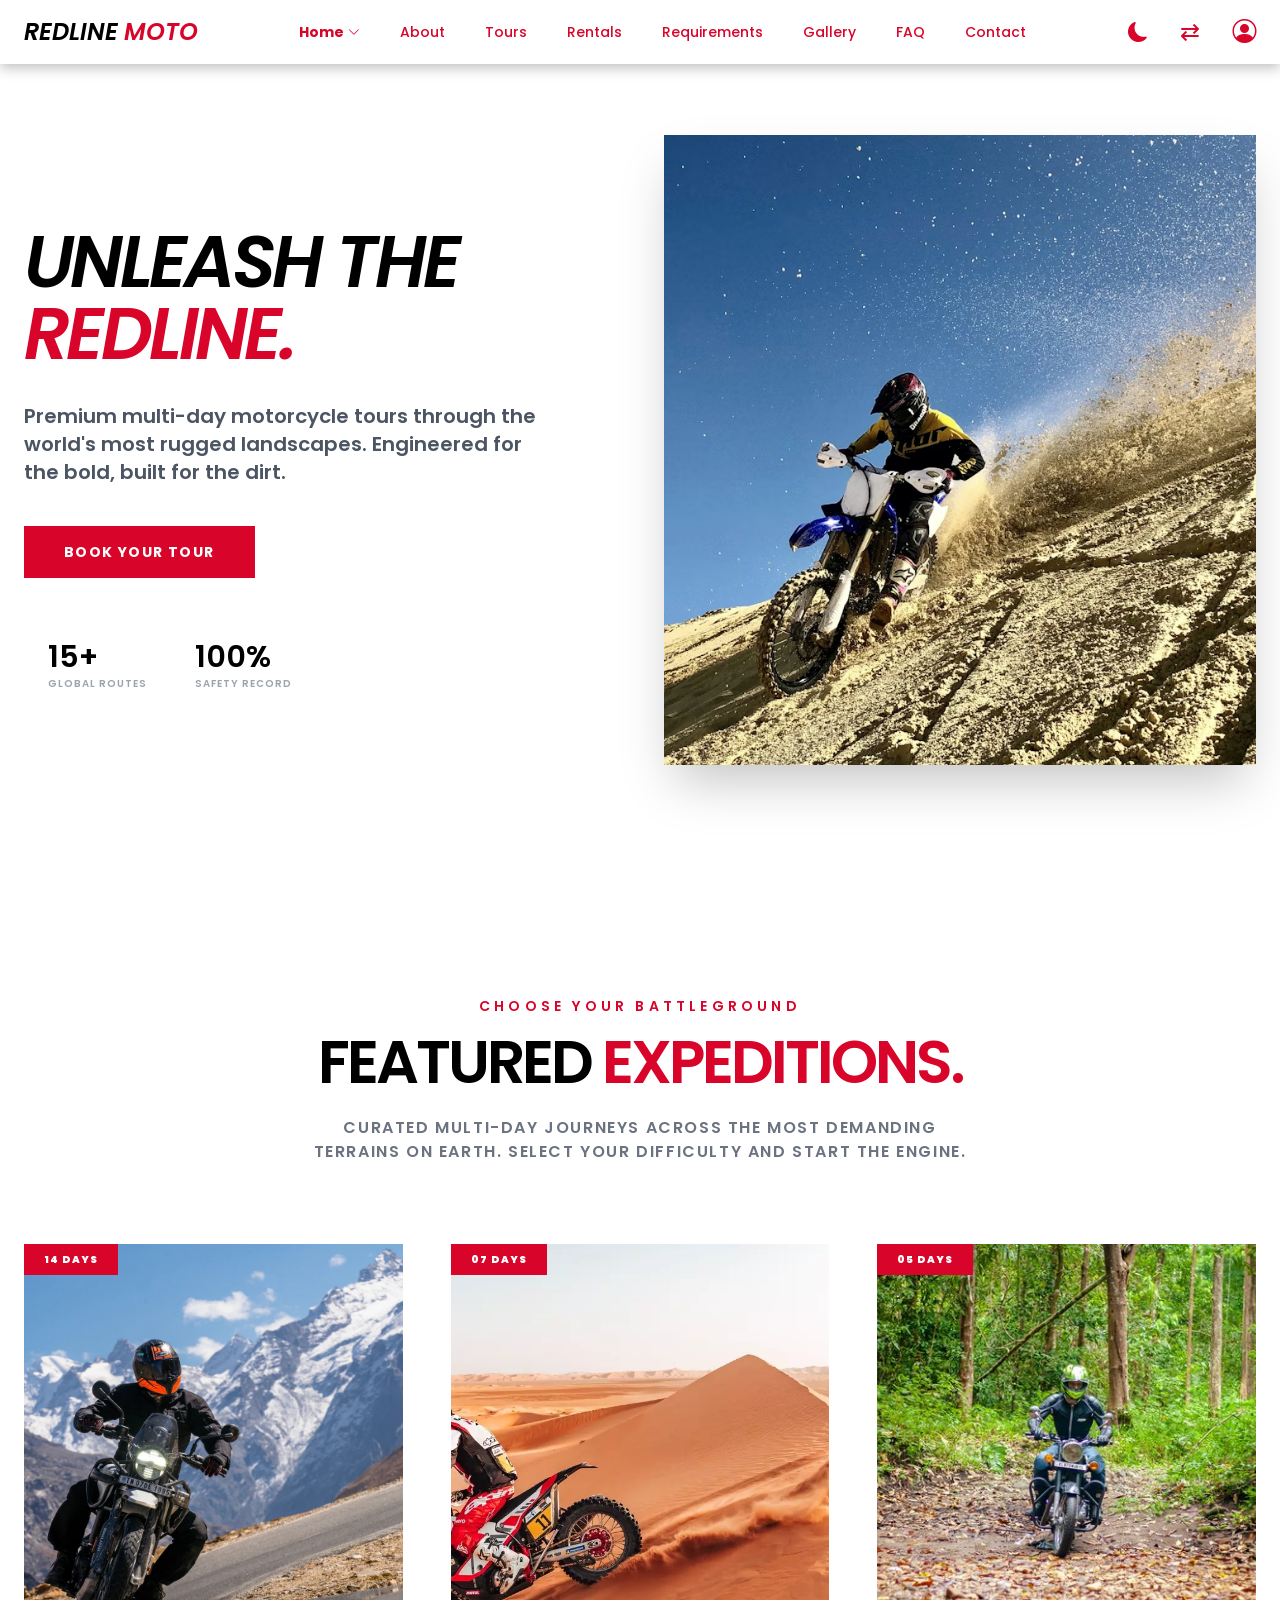
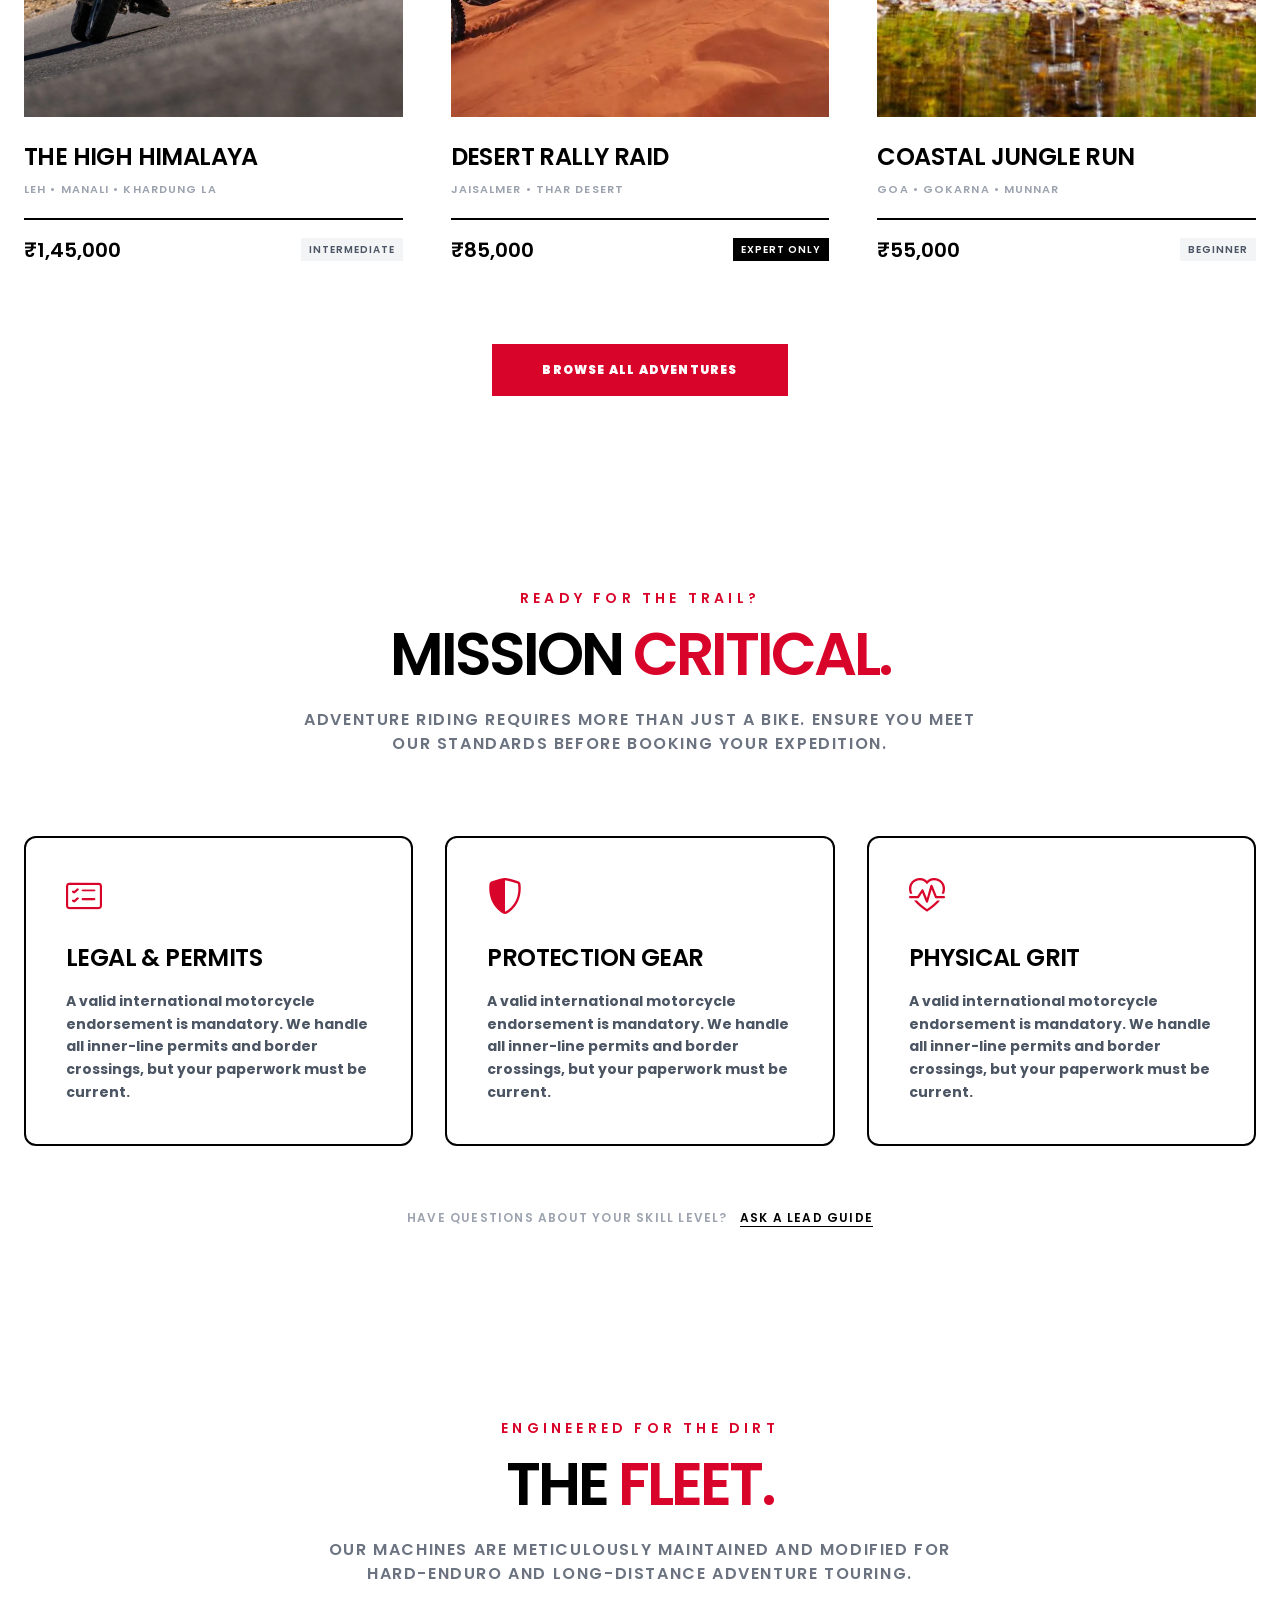
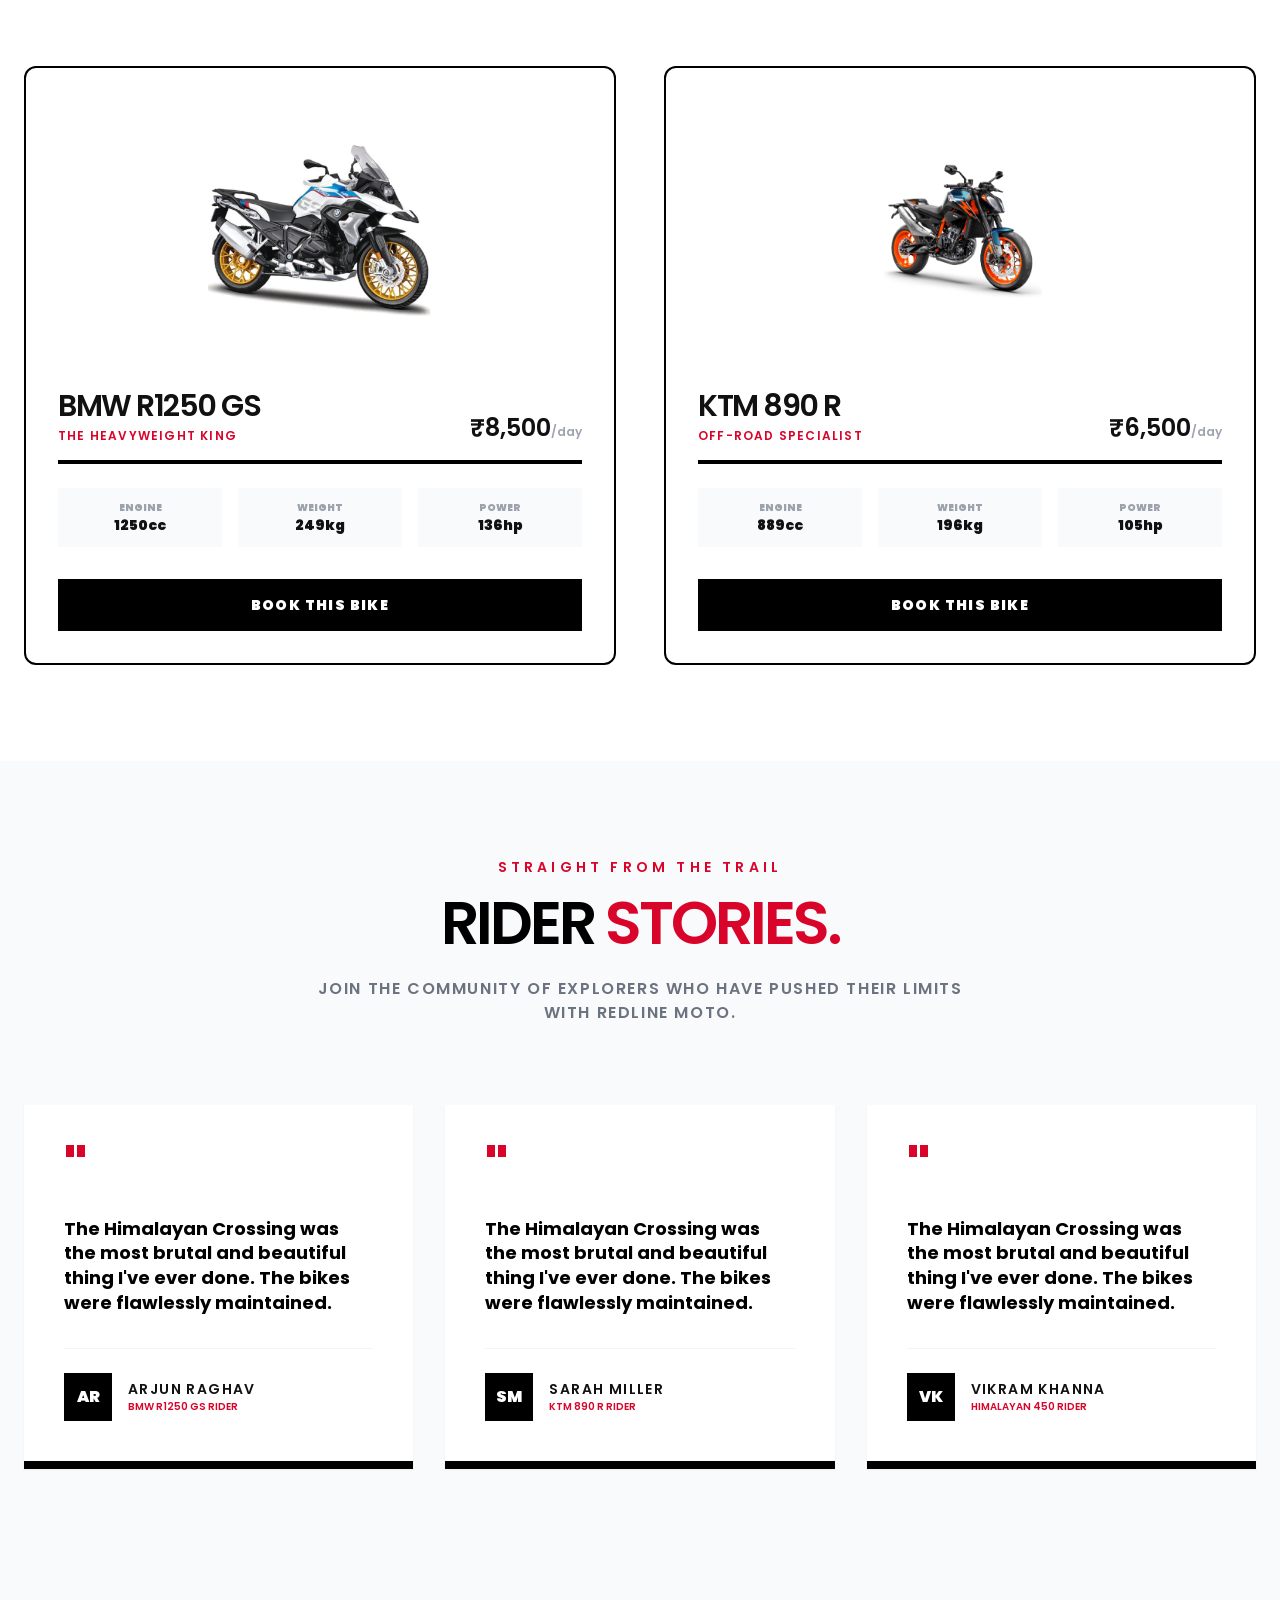
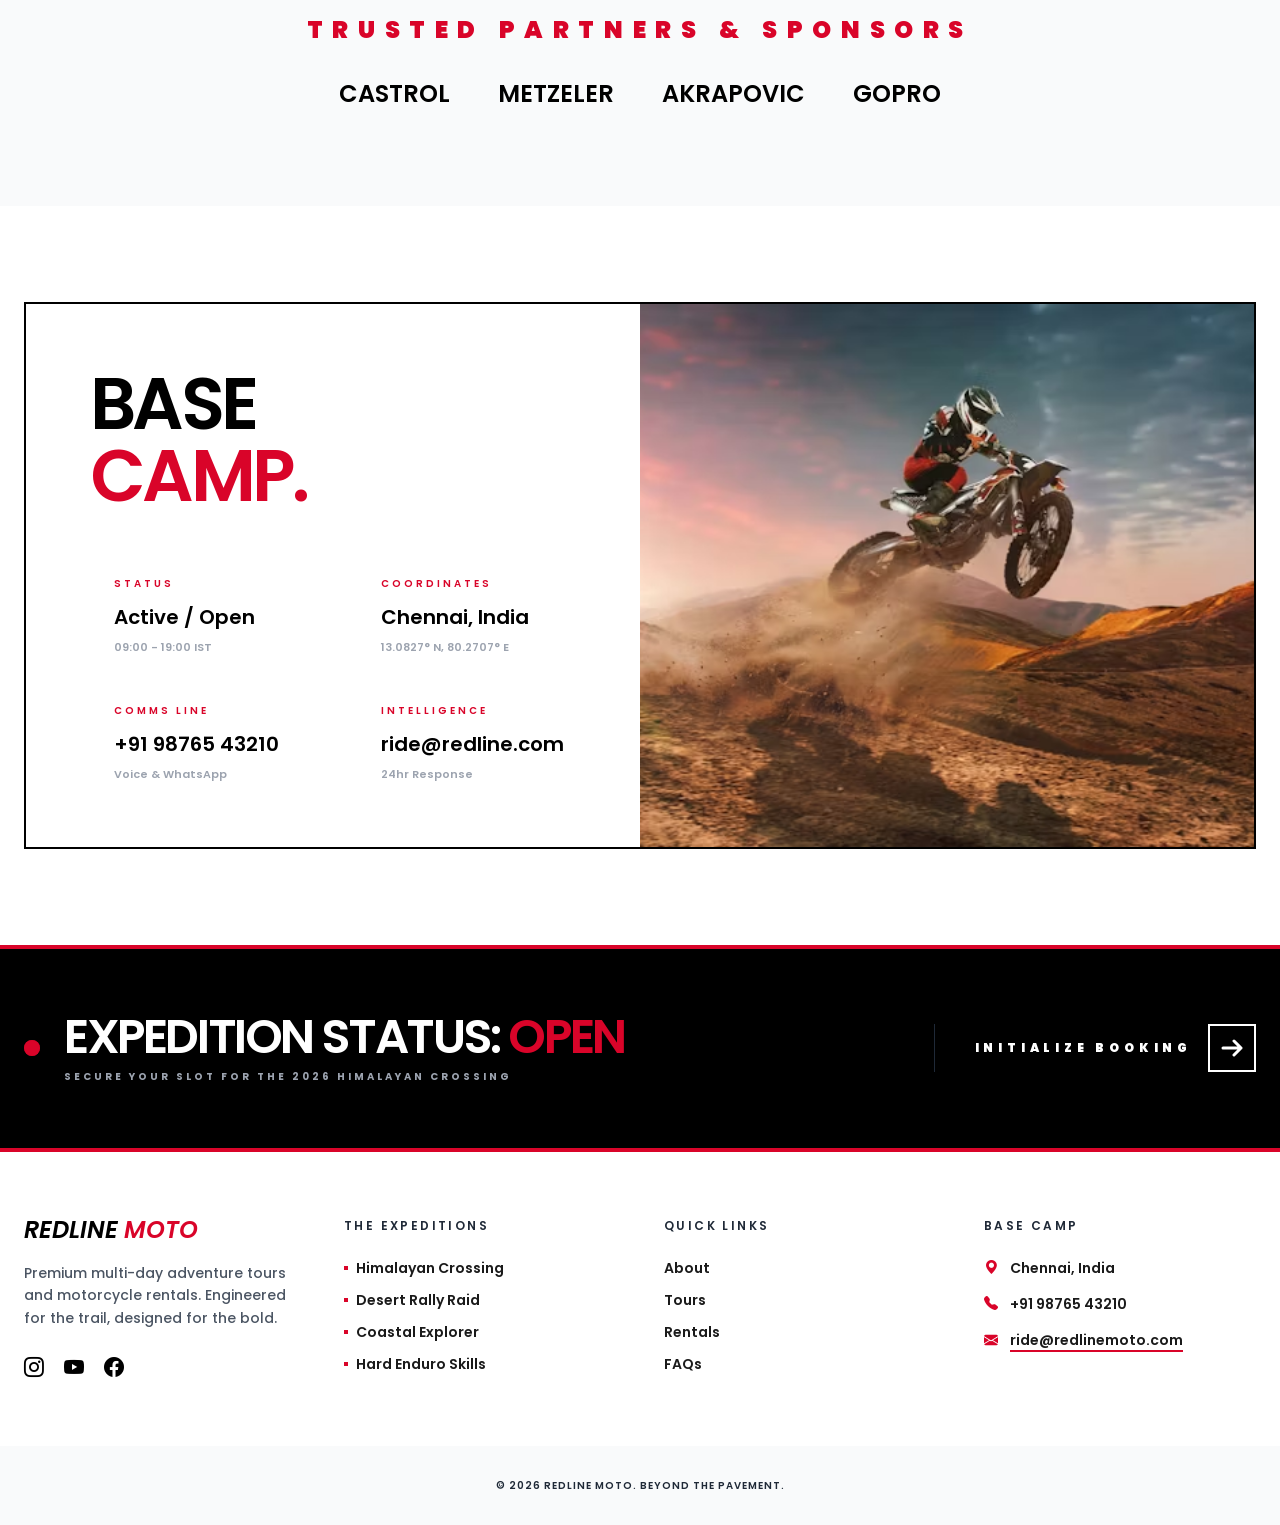
<file: index.html>
<!DOCTYPE html>
<html lang="en">

<head>
    <meta charset="UTF-8">
    <meta name="viewport" content="width=device-width, initial-scale=1.0">
    <title>Home1 - Redline Moto</title>
    <link rel="icon" href="images/logo.jpeg">
    <script src="tailwind.js"></script>
    <link rel="stylesheet" href="https://cdn.jsdelivr.net/npm/bootstrap-icons@1.11.3/font/bootstrap-icons.min.css">
    <link rel="stylesheet" href="navbar.css">
    <link rel="stylesheet" href="footer.css">
    <link rel="preconnect" href="https://fonts.googleapis.com">
    <link rel="preconnect" href="https://fonts.gstatic.com" crossorigin>
    <link href="https://fonts.googleapis.com/css2?family=Poppins:wght@300;400;500;600;700&display=swap"
        rel="stylesheet">
    <style>
        /* RTL */
        .rtl {
            direction: rtl;
        }

        [dir="rtl"] .title {
            margin-right: 20px !important;
        }

        /* THEME TOGGLE */
        :root {
            --home-bg: #ffffff;
            --text-color: #111111;
        }

        [data-theme="dark"] {
            --home-bg: #000000;
            --text-color: #ffffff;
        }

        body {
            background-color: var(--home-bg) !important;
            color: var(--text-color);
            transition: background-color 0.4s ease, color 0.4s ease;
        }

        [data-theme="dark"] section,
        [data-theme="dark"] .card {
            background-color: #000000 !important;
        }

        [data-theme="dark"] .btn,
        [data-theme="dark"] .btn1:hover {
            color: #000000 !important;
        }

        [data-theme="dark"] body,
        [data-theme="dark"] p,
        [data-theme="dark"] h1,
        [data-theme="dark"] h2,
        [data-theme="dark"] h3,
        [data-theme="dark"] h4,
        [data-theme="dark"] h5,
        [data-theme="dark"] h6,
        [data-theme="dark"] span,
        [data-theme="dark"] li,
        [data-theme="dark"] a,
        [data-theme="dark"] label,
        [data-theme="dark"] small,
        [data-theme="dark"] strong {
            color: #ffffff !important;
        }
        @media (max-width:770px){
            .image{
                margin-top: 50px;
            }
        }
    </style>
</head>

<body class="font-sans">
    <!-- navbar -->
    <div id="navbar"></div>

    <!-- HERO BANNER -->
    <section class="relative w-full min-h-screen flex items-center bg-white overflow-hidden">

        <div class="max-w-7xl mx-auto px-6 py-12 w-full grid grid-cols-1 lg:grid-cols-2 gap-12 items-center">

            <div class="relative z-10 order-2 lg:order-1">

                <h1
                    class="italic text-black text-5xl sm:text-5xl md:text-7xl font-semibold uppercase tracking-tighter leading-[0.9] mt-4">
                    UNLEASH THE <br>
                    <span class="text-[#D90429]">REDLINE.</span>
                </h1>

                <p class="mt-8 text-gray-600 text-base md:text-xl max-w-lg leading-relaxed font-semibold">
                    Premium multi-day motorcycle tours through the world's most
                    rugged landscapes. Engineered for the bold, built for the dirt.
                </p>

                <div class="mt-10 flex flex-col sm:flex-row gap-4">
                    <a href="tour.html"
                        class="px-10 py-4 bg-[#D90429] text-white font-bold uppercase tracking-widest text-sm text-center transition hover:bg-black">
                        Book Your Tour
                    </a>
                </div>

                <div class="mt-16 flex gap-12 pl-6">
                    <div>
                        <h2 class="text-black text-3xl font-semibold leading-none">15+</h2>
                        <p class="text-[10px] uppercase tracking-widest text-gray-400 font-semibold mt-1">Global Routes</p>
                    </div>
                    <div>
                        <h2 class="text-black text-3xl font-semibold leading-none">100%</h2>
                        <p class="text-[10px] uppercase tracking-widest text-gray-400 font-semibold mt-1">Safety Record</p>
                    </div>
                </div>
            </div>

            <div class="relative order-1 lg:order-2 h-[40vh] lg:h-[70vh] w-full">

                <img src="images/bg1.avif" alt="Adventure Motorcycle"
                    class="image relative z-10 w-full h-full object-cover grayscale-[20%] hover:grayscale-0 transition-all duration-500 shadow-2xl" />

            </div>

        </div>

    </section>
    <!-- SECTION1 -->
    <section id="tours" class="py-24 bg-white">
        <div class="max-w-7xl mx-auto px-6">

            <div class="flex flex-col items-center text-center mb-20">


                <h3 class="text-[#D90429] uppercase tracking-[0.3em] font-semibold text-xs md:text-sm mb-4">
                    Choose Your Battleground
                </h3>

                <h2
                    class="text-black text-4xl md:text-6xl font-semibold uppercase tracking-tighter leading-none max-w-4xl">
                    FEATURED <span class="text-[#D90429]">EXPEDITIONS.</span>
                </h2>

                <p class="mt-6 text-gray-500 text-sm md:text-base font-semibold uppercase tracking-widest max-w-2xl">
                    Curated multi-day journeys across the most demanding terrains on earth.
                    Select your difficulty and start the engine.
                </p>

            </div>

            <div class="grid grid-cols-1 md:grid-cols-2 lg:grid-cols-3 gap-12">

                <div class="group cursor-pointer">
                    <div class="relative overflow-hidden aspect-[4/5] bg-gray-100 mb-6">
                        <img src="images/img1.webp" alt="Himalayan Tour"
                            class="w-full h-full object-cover transition-all duration-700 scale-100 group-hover:scale-110" />
                        <div
                            class="absolute top-0 left-0 bg-[#D90429] text-white px-5 py-2 text-[10px] font-black uppercase tracking-widest">
                            14 Days
                        </div>
                    </div>
                    <h3
                        class=" text-2xl font-semibold uppercase tracking-tight text-black group-hover:text-[#D90429] transition-colors">
                        The High Himalaya
                    </h3>
                    <p class="text-gray-400 text-[11px] mt-2 font-semibold uppercase tracking-[0.1em]">Leh • Manali •
                        Khardung La</p>
                    <div class="mt-5 flex items-center justify-between border-t-2 border-black pt-4">
                        <span class="text-black font-semibold text-xl">₹1,45,000</span>
                        <span
                            class="btn text-[10px] font-semibold uppercase tracking-widest bg-gray-100 px-2 py-1 text-gray-600">Intermediate</span>
                    </div>
                </div>

                <div class="group cursor-pointer">
                    <div class="relative overflow-hidden aspect-[4/5] bg-gray-100 mb-6">
                        <img src="images/img2.webp" alt="Rajasthan Tour"
                            class="w-full h-full object-cover transition-all duration-700 scale-100 group-hover:scale-110" />
                        <div
                            class="absolute top-0 left-0 bg-[#D90429] text-white px-5 py-2 text-[10px] font-black uppercase tracking-widest">
                            07 Days
                        </div>
                    </div>
                    <h3
                        class="text-2xl font-semibold uppercase tracking-tight text-black group-hover:text-[#D90429] transition-colors">
                        Desert Rally Raid
                    </h3>
                    <p class="text-gray-400 text-[11px] mt-2 font-semibold uppercase tracking-[0.1em]">Jaisalmer • Thar
                        Desert</p>
                    <div class="mt-5 flex items-center justify-between border-t-2 border-black pt-4">
                        <span class="text-black font-semibold text-xl">₹85,000</span>
                        <span
                            class="text-[10px] font-semibold uppercase tracking-widest bg-black px-2 py-1 text-white">Expert
                            Only</span>
                    </div>
                </div>

                <div class="group cursor-pointer">
                    <div class="relative overflow-hidden aspect-[4/5] bg-gray-100 mb-6">
                        <img src="images/img3.jpg" alt="Western Ghats"
                            class="w-full h-full object-cover transition-all duration-700 scale-100 group-hover:scale-110" />
                        <div
                            class="absolute top-0 left-0 bg-[#D90429] text-white px-5 py-2 text-[10px] font-black uppercase tracking-widest">
                            05 Days
                        </div>
                    </div>
                    <h3
                        class="text-2xl font-semibold uppercase tracking-tight text-black group-hover:text-[#D90429] transition-colors">
                        Coastal Jungle Run
                    </h3>
                    <p class="text-gray-400 text-[11px] mt-2 font-semibold uppercase tracking-[0.1em]">Goa • Gokarna •
                        Munnar</p>
                    <div class="mt-5 flex items-center justify-between border-t-2 border-black pt-4">
                        <span class="text-black font-semibold text-xl">₹55,000</span>
                        <span
                            class="btn text-[10px] font-semibold uppercase tracking-widest bg-gray-100 px-2 py-1 text-gray-600">Beginner</span>
                    </div>
                </div>

            </div>

            <div class="mt-20 flex justify-center">
                <a href="tour.html"
                    class="px-12 py-4 border-2  text-white font-black uppercase tracking-widest text-xs bg-[#D90429] border-[#D90429] transition-all duration-300">
                    Browse All Adventures
                </a>
            </div>

        </div>
    </section>
    <!-- SECTION2 -->
    <section id="requirements" class="py-24 bg-white">
        <div class="max-w-7xl mx-auto px-6 text-center">

            <div class="flex flex-col items-center mb-20">

                <h3 class="text-[#D90429] uppercase tracking-[0.3em] font-semibold text-xs md:text-sm mb-4">
                    Ready for the Trail?
                </h3>

                <h2
                    class="text-black text-4xl md:text-6xl font-semibold uppercase tracking-tighter leading-none max-w-4xl">
                    MISSION <span class="text-[#D90429]">CRITICAL.</span>
                </h2>

                <p class="mt-6 text-gray-500 text-sm md:text-base font-semibold uppercase tracking-widest max-w-2xl">
                    Adventure riding requires more than just a bike. Ensure you meet our
                    standards before booking your expedition.
                </p>
            </div>

            <div class="grid grid-cols-1 md:grid-cols-2 lg:grid-cols-3 gap-8 text-left">

                <div class="p-10 border-2 border-black group hover:bg-black transition-all duration-300 rounded-xl">
                    <div class="mb-6 text-[#D90429] group-hover:text-white transition-colors">
                        <i class="bi bi-card-checklist text-4xl"></i>
                    </div>
                    <h4 class="text-2xl font-semibold uppercase tracking-tight text-black group-hover:text-white mb-4">
                        Legal & Permits
                    </h4>
                    <p class="text-gray-600 group-hover:text-gray-400 text-sm leading-relaxed font-bold">
                        A valid international motorcycle endorsement is mandatory. We handle all inner-line permits and
                        border crossings, but your paperwork must be current.
                    </p>
                </div>

                <div class="p-10 border-2 border-black group hover:bg-black transition-all duration-300 rounded-xl">
                    <div class="mb-6 text-[#D90429] group-hover:text-white transition-colors">
                        <i class="bi bi-shield-shaded text-4xl"></i>
                    </div>
                    <h4 class="text-2xl font-semibold uppercase tracking-tight text-black group-hover:text-white mb-4">
                        Protection Gear
                    </h4>
                    <p class="text-gray-600 group-hover:text-gray-400 text-sm leading-relaxed font-bold">
                       A valid international motorcycle endorsement is mandatory. We handle all inner-line permits and
                        border crossings, but your paperwork must be current.
                    </p>
                </div>

                <div class="p-10 border-2 border-black group hover:bg-black transition-all duration-300 rounded-xl">
                    <div class="mb-6 text-[#D90429] group-hover:text-white transition-colors">
                        <i class="bi bi-heart-pulse text-4xl"></i>
                    </div>
                    <h4 class="text-2xl font-semibold uppercase tracking-tight text-black group-hover:text-white mb-4">
                        Physical Grit
                    </h4>
                    <p class="text-gray-600 group-hover:text-gray-400 text-sm leading-relaxed font-bold">
                        A valid international motorcycle endorsement is mandatory. We handle all inner-line permits and
                        border crossings, but your paperwork must be current.
                    </p>
                </div>

            </div>

            <div class="mt-16">
                <p class="text-xs font-semibold uppercase tracking-widest text-gray-400">
                    Have questions about your skill level?
                    <a href="contact.html"
                        class="text-black border-b border-black ml-2 hover:text-[#D90429] hover:border-[#D90429] transition-all">
                        Ask a Lead Guide
                    </a>
                </p>
            </div>

        </div>
    </section>
    <!-- SECTION3 -->
    <section id="rentals" class="py-24 bg-white">
        <div class="max-w-7xl mx-auto px-6 text-center">

            <div class="flex flex-col items-center mb-20">
            
                <h3 class="text-[#D90429] uppercase tracking-[0.3em] font-semibold text-xs md:text-sm mb-4">
                    Engineered for the Dirt
                </h3>

                <h2
                    class="text-black text-4xl md:text-6xl font-semibold uppercase tracking-tighter leading-none max-w-4xl">
                    THE <span class="text-[#D90429]">FLEET.</span>
                </h2>

                <p class="mt-6 text-gray-500 text-sm md:text-base font-semibold uppercase tracking-widest max-w-2xl">
                    Our machines are meticulously maintained and modified for
                    hard-enduro and long-distance adventure touring.
                </p>
            </div>

            <div class="grid grid-cols-1 lg:grid-cols-2 gap-12">

                <div class="group border-2 border-black p-8 transition-all duration-300 hover:border-[#D90429] rounded-xl">
                    <div class="relative w-full h-64 flex items-center justify-center overflow-hidden mb-8 bg-white">
                        <img src="images/bike1.jpg" alt="BMW R1250 GS"
                            class="w-full h-full object-contain p-4 transform group-hover:scale-110 transition-transform duration-500" />
                    </div>

                    <div class="flex justify-between items-end border-b-4 border-black pb-4 mb-6">
                        <div class="text-left">
                            <h4 class="text-3xl font-semibold uppercase tracking-tighter">BMW R1250 GS</h4>
                            <p class="text-[#D90429] font-semibold text-xs uppercase tracking-widest mt-1">The Heavyweight
                                King</p>
                        </div>
                        <span class="text-2xl font-semibold">₹8,500<span class="text-xs text-gray-400">/day</span></span>
                    </div>

                    <div class="grid grid-cols-3 gap-4 text-center">
                        <div class="card bg-gray-50 p-3">
                            <p class="text-[10px] font-black text-gray-400 uppercase">Engine</p>
                            <p class="text-sm font-black">1250cc</p>
                        </div>
                        <div class="card bg-gray-50 p-3">
                            <p class="text-[10px] font-black text-gray-400 uppercase">Weight</p>
                            <p class="text-sm font-black">249kg</p>
                        </div>
                        <div class="card bg-gray-50 p-3">
                            <p class="text-[10px] font-black text-gray-400 uppercase">Power</p>
                            <p class="text-sm font-black">136hp</p>
                        </div>
                    </div>

                    <button onclick="window.location.href='rental.html'"
                        class="w-full mt-8 py-4 bg-black text-white font-black uppercase tracking-widest text-sm transition-colors hover:bg-[#D90429]">
                        Book This Bike
                    </button>
                </div>

                <div class="group border-2 border-black p-8 transition-all duration-300 hover:border-[#D90429] rounded-xl">
                    <div class="relative w-full h-64 flex items-center justify-center overflow-hidden mb-8 bg-white">
                        <img src="images/bike2.webp" alt="KTM 890 Adventure"
                            class="w-full h-full object-contain p-4 transform group-hover:scale-110 transition-transform duration-500" />
                    </div>

                    <div class="flex justify-between items-end border-b-4 border-black pb-4 mb-6">
                        <div class="text-left">
                            <h4 class="text-3xl font-semibold uppercase tracking-tighter">KTM 890 R</h4>
                            <p class="text-[#D90429] font-semibold text-xs uppercase tracking-widest mt-1">Off-Road
                                Specialist</p>
                        </div>
                        <span class="text-2xl font-semibold">₹6,500<span class="text-xs text-gray-400">/day</span></span>
                    </div>

                    <div class="grid grid-cols-3 gap-4 text-center">
                        <div class="card bg-gray-50 p-3">
                            <p class="text-[10px] font-black text-gray-400 uppercase">Engine</p>
                            <p class="text-sm font-black">889cc</p>
                        </div>
                        <div class="card bg-gray-50 p-3">
                            <p class="text-[10px] font-black text-gray-400 uppercase">Weight</p>
                            <p class="text-sm font-black">196kg</p>
                        </div>
                        <div class="card bg-gray-50 p-3">
                            <p class="text-[10px] font-black text-gray-400 uppercase">Power</p>
                            <p class="text-sm font-black">105hp</p>
                        </div>
                    </div>

                    <button onclick="window.location.href='rental.html'"
                        class="w-full mt-8 py-4 bg-black text-white font-black uppercase tracking-widest text-sm transition-colors hover:bg-[#D90429]">
                        Book This Bike
                    </button>
                </div>

            </div>
        </div>
    </section>
    <!-- SECTION4 -->
    <section id="reviews" class="py-24 bg-gray-50">
        <div class="max-w-7xl mx-auto px-6 text-center">

            <div class="flex flex-col items-center mb-20">

                <h3 class="text-[#D90429] uppercase tracking-[0.3em] font-semibold text-xs md:text-sm mb-4">
                    Straight from the Trail
                </h3>

                <h2
                    class="text-black text-4xl md:text-6xl font-semibold uppercase tracking-tighter leading-none max-w-4xl">
                    RIDER <span class="text-[#D90429]">STORIES.</span>
                </h2>

                <p class="mt-6 text-gray-500 text-sm md:text-base font-semibold uppercase tracking-widest max-w-2xl">
                    Join the community of explorers who have pushed their limits
                    with Redline Moto.
                </p>
            </div>

            <div class="grid grid-cols-1 md:grid-cols-2 lg:grid-cols-3 gap-8 text-left">

                <div
                    class="card bg-white p-10 border-b-8 border-black hover:border-[#D90429] transition-all duration-300 shadow-sm group ">
                    <div class="text-[#D90429] text-5xl font-black mb-6 leading-none">"</div>
                    <p class="text-black font-bold text-lg leading-snug mb-8">
                        The Himalayan Crossing was the most brutal and beautiful thing I've ever done. The bikes were
                        flawlessly maintained.
                    </p>
                    <div class="flex items-center gap-4 border-t border-gray-100 pt-6">
                        <div
                            class="w-12 h-12 bg-black rounded-none flex items-center justify-center text-white font-black">
                            AR</div>
                    <div>
                            <h4 class="text-sm font-semibold uppercase tracking-widest">Arjun Raghav</h4>
                            <p class="text-[10px] text-[#D90429] font-semibold uppercase">BMW R1250 GS Rider</p>
                        </div>
                    </div>
                </div>

                <div
                    class="card bg-white p-10 border-b-8 border-black hover:border-[#D90429] transition-all duration-300 shadow-sm group">
                    <div class="text-[#D90429] text-5xl font-black mb-6 leading-none">"</div>
                    <p class="text-black font-bold text-lg leading-snug mb-8">
                        The Himalayan Crossing was the most brutal and beautiful thing I've ever done. The bikes were
                        flawlessly maintained. </p>
                    <div class="flex items-center gap-4 border-t border-gray-100 pt-6">
                        <div
                            class="w-12 h-12 bg-black rounded-none flex items-center justify-center text-white font-black">
                            SM</div>
                        <div>
                            <h4 class="text-sm font-semibold uppercase tracking-widest">Sarah Miller</h4>
                            <p class="text-[10px] text-[#D90429] font-semibold uppercase">KTM 890 R Rider</p>
                        </div>
                    </div>
                </div>

                <div
                    class="card bg-white p-10 border-b-8 border-black hover:border-[#D90429] transition-all duration-300 shadow-sm group">
                    <div class="text-[#D90429] text-5xl font-black mb-6 leading-none">"</div>
                    <p class="text-black font-bold text-lg leading-snug mb-8">
                        The Himalayan Crossing was the most brutal and beautiful thing I've ever done. The bikes were
                        flawlessly maintained. </p>
                    <div class="flex items-center gap-4 border-t border-gray-100 pt-6">
                        <div
                            class="w-12 h-12 bg-black rounded-none flex items-center justify-center text-white font-black">
                            VK</div>
                        <div>
                            <h4 class="text-sm font-semibold uppercase tracking-widest">Vikram Khanna</h4>
                            <p class="text-[10px] text-[#D90429] font-semibold uppercase">Himalayan 450 Rider</p>
                        </div>
                    </div>
                </div>

            </div>

            <div class="mt-24 pt-12 border-t border-white/10">
                <p class="text-2xl font-black uppercase tracking-[0.4em] text-[#D90429] mb-8">Trusted Partners &
                    Sponsors</p>
                <div class="flex flex-wrap justify-center items-center gap-12 contrast-125">
                    <span class="text-2xl font-semibold uppercase">Castrol</span>
                    <span class="text-2xl font-semibold uppercase">Metzeler</span>
                    <span class="text-2xl font-semibold uppercase">Akrapovic</span>
                    <span class="text-2xl font-semibold uppercase">Gopro</span>
                </div>
            </div>

        </div>
    </section>
    <!-- SECTION5 -->
     <section id="contact" class="py-24 bg-white">
  <div class="max-w-7xl mx-auto px-6">
    
    <div class="grid grid-cols-1 lg:grid-cols-2 gap-0 border-2 border-black">
      
      <div class="card p-10 md:p-16 bg-white flex flex-col justify-center">
        
        <h2 class="text-black text-5xl md:text-7xl font-semibold uppercase tracking-tighter leading-none mb-16">
          BASE <br> <span class="text-[#D90429]">CAMP.</span>
        </h2>

        <div class="grid grid-cols-1 sm:grid-cols-2 gap-12">
          
          <div class=" pl-6">
            <p class="text-[10px] font-semibold text-[#D90429] uppercase tracking-[0.3em] mb-3">Status</p>
            <h4 class="text-xl font-semibold text-black">Active / Open</h4>
            <p class="text-[11px] font-semibold text-gray-400 mt-2">09:00 - 19:00 IST</p>
          </div>

          <div class=" pl-6">
            <p class="text-[10px] font-semibold text-[#D90429] uppercase tracking-[0.3em] mb-3">Coordinates</p>
            <h4 class="text-xl font-semibold text-black">Chennai, India</h4>
            <p class="text-[11px] font-semibold text-gray-400 mt-2">13.0827° N, 80.2707° E</p>
          </div>

          <div class=" pl-6">
            <p class="text-[10px] font-semibold text-[#D90429] uppercase tracking-[0.3em] mb-3">Comms Line</p>
            <h4 class="text-xl font-semibold text-black">+91 98765 43210</h4>
            <p class="text-[11px] font-semibold text-gray-400 mt-2">Voice & WhatsApp</p>
          </div>

          <div class="pl-6">
            <p class="text-[10px] font-semibold text-[#D90429] uppercase tracking-[0.3em] mb-3">Intelligence</p>
            <h4 class="text-xl font-semibold text-black">ride@redline.com</h4>
            <p class="text-[11px] font-semibold text-gray-400 mt-2">24hr Response</p>
          </div>

        </div>
      </div>

      <div class="relative min-h-[500px] bg-gray-100 flex items-center justify-center overflow-hidden">
        <img 
          src="images/img4.avif" 
          alt="Redline Workshop" 
          class="w-full h-full object-cover transition-all duration-1000"
        />
    
      </div>

    </div>

  </div>
</section>
<!-- SECTION6 -->
 <section class="w-full bg-black py-16 border-y-4 border-[#D90429]">
  <div class="max-w-7xl mx-auto px-6 flex flex-col md:flex-row items-center justify-between gap-8">
    
    <div class="flex items-center gap-6">
      <div class="relative flex h-4 w-4">
        <span class="animate-ping absolute inline-flex h-full w-full rounded-full bg-[#D90429] opacity-75"></span>
        <span class="relative inline-flex rounded-full h-4 w-4 bg-[#D90429]"></span>
      </div>
      
      <div>
        <h2 class="text-white text-3xl md:text-5xl font-semibold uppercase tracking-tighter leading-none">
          EXPEDITION STATUS: <span class="text-[#D90429]">OPEN</span>
        </h2>
        <p class="text-gray-400 font-bold uppercase tracking-[0.3em] text-[10px] mt-2">
          Secure your slot for the 2026 Himalayan Crossing
        </p>
      </div>
    </div>

    <div class="flex items-center gap-10">
      <div class="hidden lg:block h-12 w-px bg-gray-800"></div>
      
      <a href="contact.html" class="group flex items-center gap-4">
        <span class="text-white font-black uppercase tracking-[0.4em] text-xs group-hover:text-[#D90429] transition-colors">
          Initialize Booking
        </span>
        <div class="w-12 h-12 border-2 border-white flex items-center justify-center group-hover:bg-[#D90429] group-hover:border-[#D90429] transition-all">
          <svg xmlns="http://www.w3.org/2000/svg" class="h-6 w-6 text-white" fill="none" viewBox="0 0 24 24" stroke="currentColor">
            <path stroke-linecap="round" stroke-linejoin="round" stroke-width="3" d="M14 5l7 7m0 0l-7 7m7-7H3" />
          </svg>
        </div>
      </a>
    </div>

  </div>
</section>
    <!-- FOOTER -->
    <div id="footer"></div>
    <script>
        tailwind.config = {
            theme: {
                extend: {
                    fontFamily: {
                        sans: ['Poppins', 'ui-sans-serif', 'system-ui'],
                    },
                },
            },
        }
        lucide.createIcons();
    </script>
    <script src="navbar.js"></script>
    <script src="footer.js"></script>
</body>

</html>
</file>
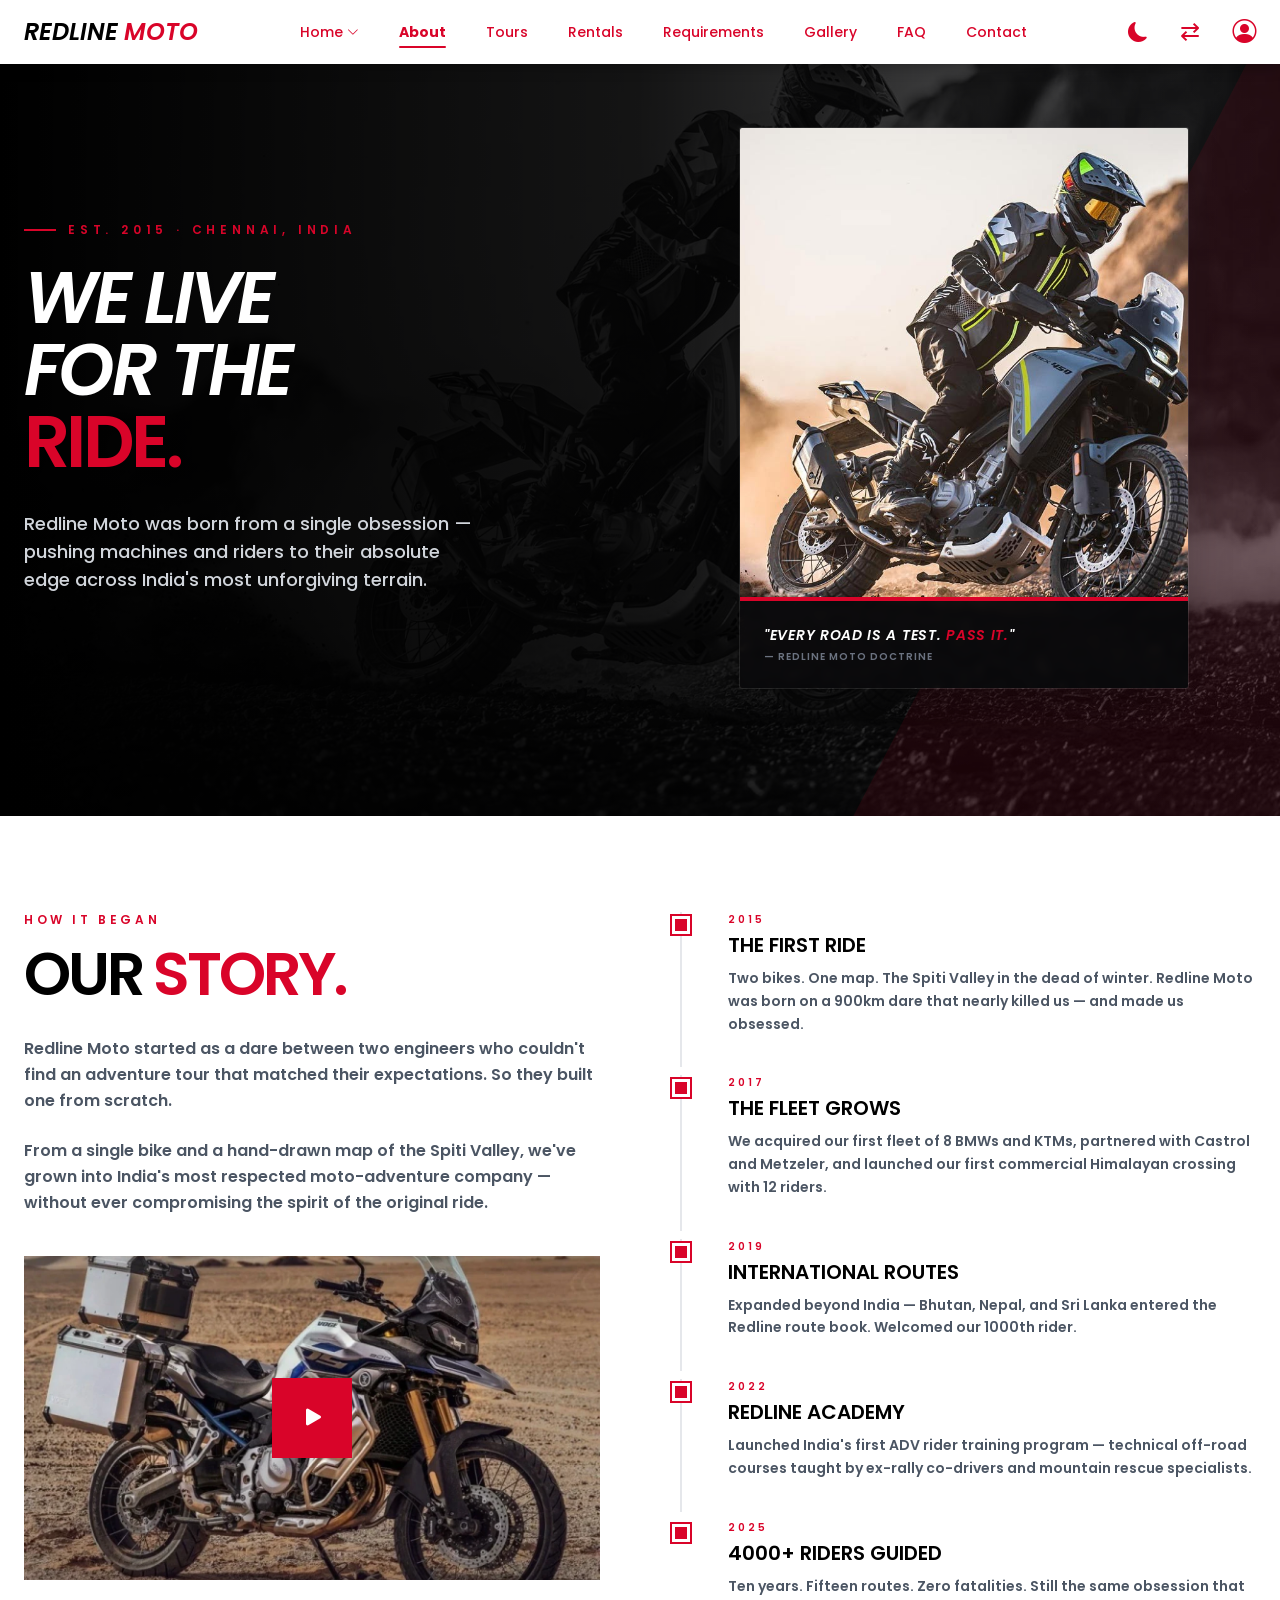
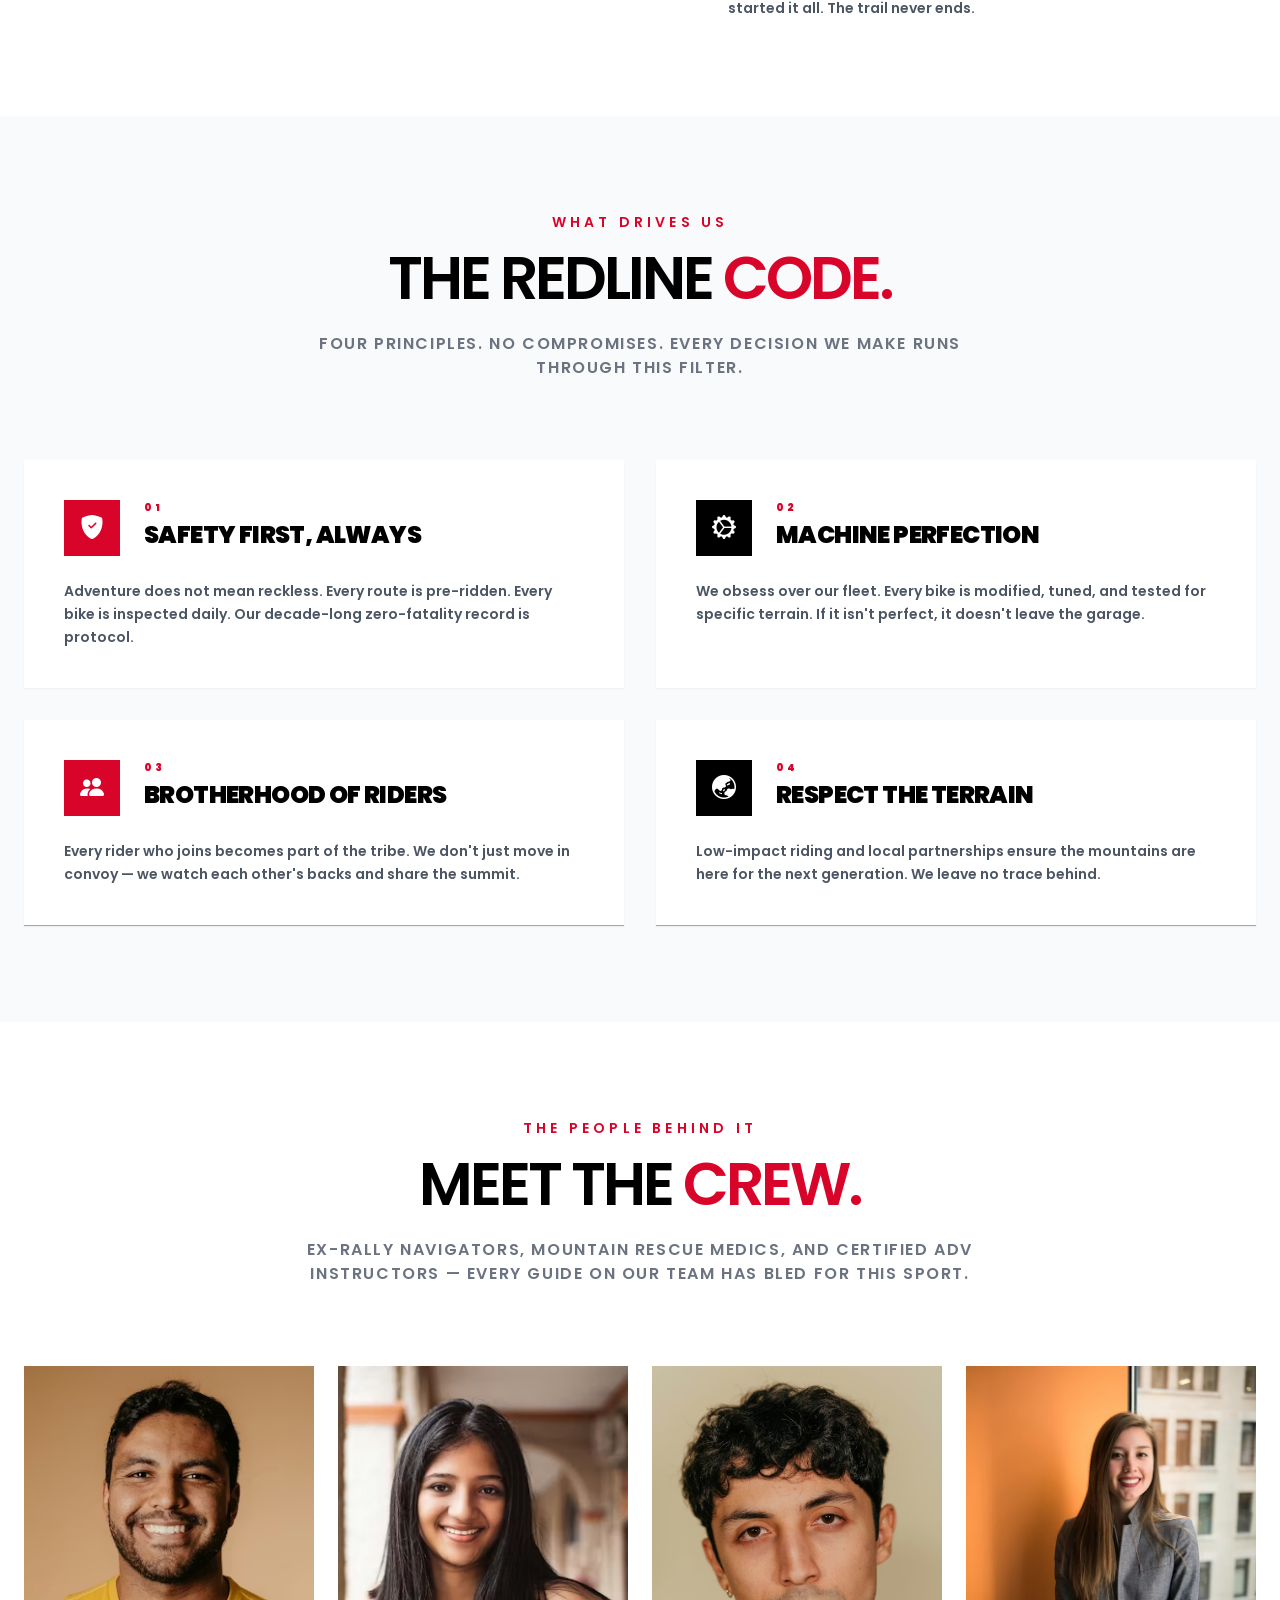
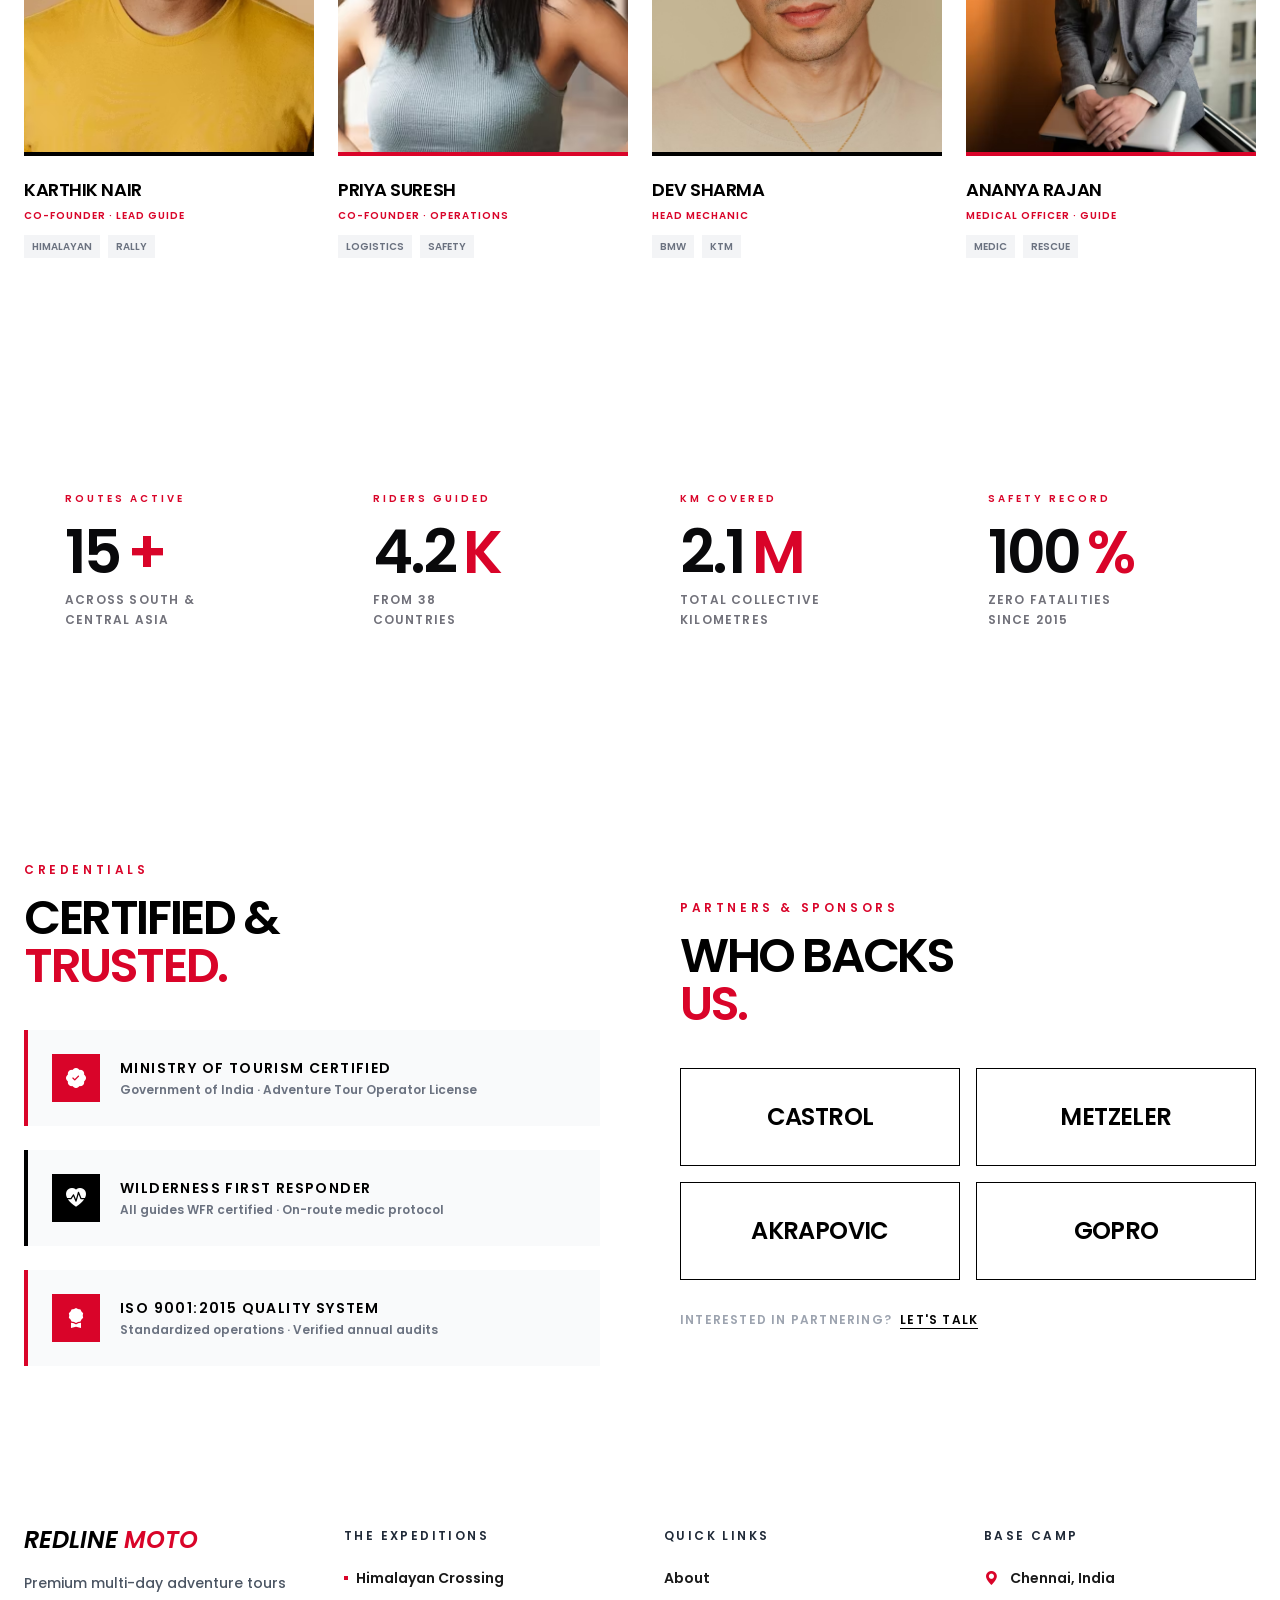
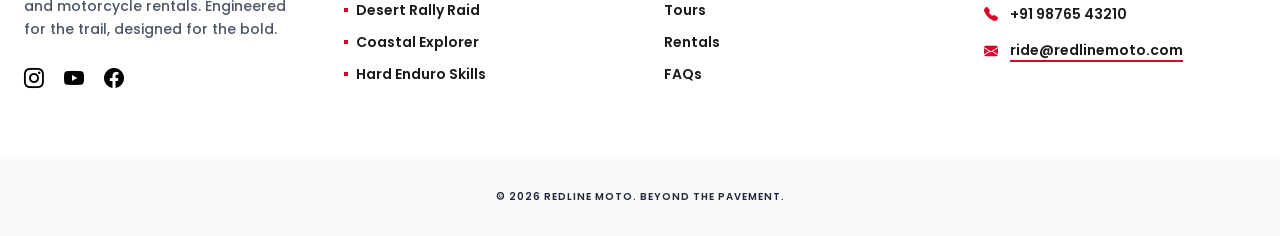
<file: about.html>
<!DOCTYPE html>
<html lang="en">

<head>
    <meta charset="UTF-8">
    <meta name="viewport" content="width=device-width, initial-scale=1.0">
    <title>About - Redline Moto</title>
    <link rel="icon" href="images/logo.jpeg">
    <script src="tailwind.js"></script>
    <link rel="stylesheet" href="https://cdn.jsdelivr.net/npm/bootstrap-icons@1.11.3/font/bootstrap-icons.min.css">
    <link rel="stylesheet" href="navbar.css">
    <link rel="stylesheet" href="footer.css">
    <link rel="preconnect" href="https://fonts.googleapis.com">
    <link rel="preconnect" href="https://fonts.gstatic.com" crossorigin>
    <link href="https://fonts.googleapis.com/css2?family=Poppins:wght@300;400;500;600;700;900&display=swap" rel="stylesheet">

    <style>
        /* THEME TOGGLE */
        :root {
            --home-bg: #ffffff;
            --text-color: #111111;
        }

        [data-theme="dark"] {
            --home-bg: #000000;
            --text-color: #ffffff;
        }

        body {
            background-color: var(--home-bg) !important;
            color: var(--text-color);
            transition: background-color 0.4s ease, color 0.4s ease;
            font-family: 'Poppins', sans-serif;
        }

        [data-theme="dark"] section,
        [data-theme="dark"] .card {
            background-color: #000000 !important;
        }

        [data-theme="dark"] body,
        [data-theme="dark"] p,
        [data-theme="dark"] h1,
        [data-theme="dark"] h2,
        [data-theme="dark"] h3,
        [data-theme="dark"] h4,
        [data-theme="dark"] h5,
        [data-theme="dark"] h6,
        [data-theme="dark"] span,
        [data-theme="dark"] li,
        [data-theme="dark"] a,
        [data-theme="dark"] label,
        [data-theme="dark"] small,
        [data-theme="dark"] strong {
            color: #ffffff !important;
        }

        /* ---- HERO ---- */
        .hero-about {
            background-color: #000;
            min-height: 100vh;
            position: relative;
            overflow: hidden;
        }

        .hero-about::before {
            content: "REDLINE";
            position: absolute;
            font-size: clamp(80px, 18vw, 260px);
            font-weight: 900;
            color: rgba(217, 4, 41, 0.05);
            top: 50%;
            left: 50%;
            transform: translate(-50%, -50%);
            white-space: nowrap;
            pointer-events: none;
            letter-spacing: -0.05em;
        }

        .diagonal-slash {
            position: absolute;
            top: 0;
            right: 0;
            width: 45%;
            height: 100%;
            background: #D90429;
            clip-path: polygon(20% 0, 100% 0, 100% 100%, 0% 100%);
            z-index: 0;
        }

        @media (max-width: 768px) {
            .diagonal-slash {
                width: 100%;
                height: 40%;
                clip-path: polygon(0 0, 100% 0, 100% 100%, 0 70%);
                top: unset;
                bottom: 0;
            }
        }

        /* ---- MARQUEE ---- */
        .marquee-track {
            display: flex;
            width: max-content;
            animation: marquee 18s linear infinite;
        }

        @keyframes marquee {
            0% { transform: translateX(0); }
            100% { transform: translateX(-50%); }
        }

        /* ---- TIMELINE ---- */
        .timeline-item {
            position: relative;
            padding-left: 3rem;
        }

        .timeline-item::before {
            content: '';
            position: absolute;
            left: 0;
            top: 0;
            bottom: -2rem;
            width: 2px;
            background: #e5e7eb;
        }

        .timeline-item:last-child::before {
            display: none;
        }

        .timeline-dot {
            position: absolute;
            left: -8px;
            top: 0.25rem;
            width: 18px;
            height: 18px;
            background: #D90429;
            border: 3px solid #fff;
            outline: 2px solid #D90429;
        }

        /* ---- TEAM CARD ---- */
        .team-card {
            position: relative;
            overflow: hidden;
        }

        .team-card .overlay {
            position: absolute;
            inset: 0;
            background: linear-gradient(to top, rgba(217,4,41,0.95) 0%, transparent 60%);
            opacity: 0;
            transition: opacity 0.4s ease;
            display: flex;
            align-items: flex-end;
            padding: 1.5rem;
        }

        .team-card:hover .overlay {
            opacity: 1;
        }

        .team-card img {
            transition: transform 0.5s ease;
        }

        .team-card:hover img {
            transform: scale(1.06);
        }

        /* ---- VALUES CARD ---- */
        .value-card {
            border: 2px solid #000;
            transition: all 0.3s ease;
            position: relative;
            overflow: hidden;
        }

        .value-card::after {
            content: '';
            position: absolute;
            bottom: 0;
            left: 0;
            width: 0;
            height: 4px;
            background: #D90429;
            transition: width 0.4s ease;
        }

        .value-card:hover::after {
            width: 100%;
        }

        .value-card:hover {
            transform: translateY(-4px);
            box-shadow: 8px 8px 0px #D90429;
        }

        /* ---- STAT COUNTER ---- */
        .stat-block {
            border-left: 4px solid #D90429;
        }

        /* ---- RIDE PHILOSOPHY ---- */
        .philosophy-panel {
            position: relative;
        }

        .philosophy-panel::before {
            content: attr(data-num);
            position: absolute;
            top: -1.5rem;
            left: 1.5rem;
            font-size: 5rem;
            font-weight: 900;
            color: rgba(217,4,41,0.1);
            line-height: 1;
            pointer-events: none;
        }

        /* ---- SCROLL FADE IN ---- */
        .fade-up {
            opacity: 0;
            transform: translateY(40px);
            transition: opacity 0.7s ease, transform 0.7s ease;
        }

        .fade-up.visible {
            opacity: 1;
            transform: translateY(0);
        }

        /* ---- DARK MODE OVERRIDES ---- */
        [data-theme="dark"] .hero-about {
            background-color: #000;
        }

        [data-theme="dark"] .timeline-item::before {
            background: #333;
        }

        [data-theme="dark"] .timeline-dot {
            border-color: #000;
        }

        [data-theme="dark"] .value-card {
            border-color: #fff;
        }

        [data-theme="dark"] .value-card:hover {
            box-shadow: 8px 8px 0px #D90429;
        }

        [data-theme="dark"] .border-black {
            border-color: #fff !important;
        }

        [data-theme="dark"] .bg-gray-50 {
            background-color: #0a0a0a !important;
        }

        [data-theme="dark"] .bg-gray-100 {
            background-color: #111 !important;
        }

        [data-theme="dark"] .text-gray-600 {
            color: #aaa !important;
        }

        [data-theme="dark"] .text-gray-400 {
            color: #666 !important;
        }

        [data-theme="dark"] .text-black {
            color: #fff !important;
        }

        [data-theme="dark"] .bg-white {
            background-color: #000 !important;
        }

        [data-theme="dark"] .border-gray-200 {
            border-color: #222 !important;
        }

        [data-theme="dark"] .bg-black {
            background-color: #fff !important;
        }

        [data-theme="dark"] .bg-black .text-white,
        [data-theme="dark"] .bg-black h2,
        [data-theme="dark"] .bg-black p {
            color: #000 !important;
        }
    </style>
</head>

<body>
    <!-- navbar -->
    <div id="navbar"></div>
<!-- HEROBANNER -->

<section class="relative min-h-[90vh] flex items-center justify-center overflow-hidden bg-zinc-950">
  <div class="absolute inset-0 z-0">
    <img src="images/bg3.jpg" 
         class="w-full h-full object-cover opacity-40 grayscale" alt="Background">
    <div class="absolute inset-0 bg-gradient-to-b lg:bg-gradient-to-r from-black via-black/80 to-transparent"></div>
  </div>

  <div class="absolute top-0 right-0 w-1/3 h-full bg-[#D90429] opacity-10 hidden lg:block" 
       style="clip-path: polygon(100% 0, 0% 100%, 100% 100%);"></div>

  <div class="max-w-7xl mx-auto px-6 w-full relative z-10 py-20 lg:py-32">
    <div class="grid grid-cols-1 lg:grid-cols-2 gap-16 items-center">

      <div class="order-2 lg:order-1 flex flex-col items-center lg:items-start text-center lg:text-left">
        <p class="text-[#D90429] uppercase tracking-[0.4em] font-semibold text-xs mb-6 flex items-center gap-3">
          <span class="hidden lg:block w-8 h-[2px] bg-[#D90429]"></span>
          Est. 2015 · Chennai, India
          <span class="lg:hidden w-8 h-[2px] bg-[#D90429]"></span>
        </p>
        
        <h1 class="italic text-white text-5xl md:text-7xl font-semibold uppercase tracking-tighter leading-[0.9]">
          WE LIVE <br>FOR THE<br>
          <span class="text-[#D90429] not-italic">RIDE.</span>
        </h1>

        <p class="mt-8 text-gray-300 text-base md:text-lg max-w-md leading-relaxed font-medium">
          Redline Moto was born from a single obsession — pushing machines and riders to their absolute edge across India's most unforgiving terrain.
        </p>
      </div>

      <div class="order-1 lg:order-2 relative px-4 lg:px-0">
        <div class="relative z-10 aspect-[4/5] w-full max-w-md mx-auto overflow-hidden rounded-sm ring-1 ring-white/10 shadow-2xl">
          <img src="images/bg3.jpg" alt="Founders"
               class="w-full h-full object-cover transition-all duration-1000 scale-105 hover:scale-100" />
          
          <div class="absolute bottom-0 left-0 right-0 bg-zinc-950/95 p-6 backdrop-blur-sm border-t-4 border-[#D90429]">
            <p class="text-white text-sm font-semibold uppercase tracking-wider italic">
              "Every road is a test. <span class="text-[#D90429]">Pass it.</span>"
            </p>
            <p class="text-gray-500 text-[10px] mt-1 font-semibold uppercase tracking-widest">— Redline Moto Doctrine</p>
          </div>
        </div>
      </div>

    </div>
  </div>
</section>
    <!-- ============================================
         OUR STORY — TIMELINE
    ============================================ -->
    <section class="py-24 bg-white">
        <div class="max-w-7xl mx-auto px-6">
            <div class="grid grid-cols-1 lg:grid-cols-2 gap-20 items-start">

                <!-- Left -->
                <div class="fade-up">
                    <h3 class="text-[#D90429] uppercase tracking-[0.3em] font-semibold text-xs mb-4">How It Began</h3>
                    <h2 class="text-black text-4xl md:text-6xl font-semibold uppercase tracking-tighter leading-none mb-8">
                        OUR <span class="text-[#D90429]">STORY.</span>
                    </h2>
                    <p class="text-gray-600 text-base leading-relaxed font-semibold mb-6">
                        Redline Moto started as a dare between two engineers who couldn't find an adventure tour that matched their expectations. So they built one from scratch.
                    </p>
                    <p class="text-gray-600 text-base leading-relaxed font-semibold mb-10">
                        From a single bike and a hand-drawn map of the Spiti Valley, we've grown into India's most respected moto-adventure company — without ever compromising the spirit of the original ride.
                    </p>
                    <div class="relative overflow-hidden aspect-video">
                        <img src="images/img8.jpg" alt="Redline Story" class="w-full h-full object-cover" />
                        <div class="absolute inset-0 flex items-center justify-center">
                            <div class="w-20 h-20 bg-[#D90429] flex items-center justify-center cursor-pointer hover:scale-110 transition-transform">
                                <i class="bi bi-play-fill text-white text-3xl ml-1"></i>
                            </div>
                        </div>
                    </div>
                </div>

                <!-- Right: Timeline -->
                <div class="fade-up" style="transition-delay:0.2s">
                    <div class="space-y-10">

                        <div class="timeline-item">
                            <div class="timeline-dot"></div>
                            <p class="text-[10px] font-semibold uppercase tracking-[0.3em] text-[#D90429] mb-1">2015</p>
                            <h4 class="text-xl font-semibold uppercase text-black mb-2">The First Ride</h4>
                            <p class="text-gray-600 text-sm leading-relaxed font-semibold">Two bikes. One map. The Spiti Valley in the dead of winter. Redline Moto was born on a 900km dare that nearly killed us — and made us obsessed.</p>
                        </div>

                        <div class="timeline-item">
                            <div class="timeline-dot"></div>
                            <p class="text-[10px] font-semibold uppercase tracking-[0.3em] text-[#D90429] mb-1">2017</p>
                            <h4 class="text-xl font-semibold uppercase text-black mb-2">The Fleet Grows</h4>
                            <p class="text-gray-600 text-sm leading-relaxed font-semibold">We acquired our first fleet of 8 BMWs and KTMs, partnered with Castrol and Metzeler, and launched our first commercial Himalayan crossing with 12 riders.</p>
                        </div>

                        <div class="timeline-item">
                            <div class="timeline-dot"></div>
                            <p class="text-[10px] font-semibold uppercase tracking-[0.3em] text-[#D90429] mb-1">2019</p>
                            <h4 class="text-xl font-semibold uppercase text-black mb-2">International Routes</h4>
                            <p class="text-gray-600 text-sm leading-relaxed font-semibold">Expanded beyond India — Bhutan, Nepal, and Sri Lanka entered the Redline route book. Welcomed our 1000th rider.</p>
                        </div>

                        <div class="timeline-item">
                            <div class="timeline-dot"></div>
                            <p class="text-[10px] font-semibold uppercase tracking-[0.3em] text-[#D90429] mb-1">2022</p>
                            <h4 class="text-xl font-semibold uppercase text-black mb-2">Redline Academy</h4>
                            <p class="text-gray-600 text-sm leading-relaxed font-semibold">Launched India's first ADV rider training program — technical off-road courses taught by ex-rally co-drivers and mountain rescue specialists.</p>
                        </div>

                        <div class="timeline-item">
                            <div class="timeline-dot"></div>
                            <p class="text-[10px] font-semibold uppercase tracking-[0.3em] text-[#D90429] mb-1">2025</p>
                            <h4 class="text-xl font-semibold uppercase text-black mb-2">4000+ Riders Guided</h4>
                            <p class="text-gray-600 text-sm leading-relaxed font-semibold">Ten years. Fifteen routes. Zero fatalities. Still the same obsession that started it all. The trail never ends.</p>
                        </div>

                    </div>
                </div>

            </div>
        </div>
    </section>

    <!-- ============================================
         CORE VALUES
    ============================================ -->

<section class="py-24 bg-gray-50 overflow-hidden">
    <div class="max-w-7xl mx-auto px-6">

        <div class="flex flex-col items-center text-center mb-20">
            <h3 class="text-[#D90429] uppercase tracking-[0.3em] font-semibold text-xs md:text-sm mb-4">What Drives Us</h3>
            <h2 class="text-black text-4xl md:text-6xl font-semibold uppercase tracking-tighter leading-none max-w-4xl">
                THE REDLINE <span class="text-[#D90429]">CODE.</span>
            </h2>
            <p class="mt-6 text-gray-500 text-sm md:text-base font-semibold uppercase tracking-widest max-w-2xl">
                Four principles. No compromises. Every decision we make runs through this filter.
            </p>
        </div>

        <div class="grid grid-cols-1 md:grid-cols-2 gap-8">

            <div class="group relative p-10 bg-white overflow-hidden transition-all duration-500 shadow-sm hover:shadow-2xl">
                <div class="absolute inset-0 bg-[#D90429] translate-y-full group-hover:translate-y-0 transition-transform duration-500 ease-out"></div>
                
                <div class="relative z-10">
                    <div class="flex items-start gap-6 mb-6">
                        <div class="w-14 h-14 bg-[#D90429] group-hover:bg-white flex items-center justify-center flex-shrink-0 transition-colors duration-500">
                            <i class="bi bi-shield-fill-check text-white group-hover:text-[#D90429] text-2xl transition-colors duration-500"></i>
                        </div>
                        <div>
                            <p class="text-[10px] font-black text-[#D90429] group-hover:text-white uppercase tracking-[0.3em] mb-1 transition-colors duration-500">01</p>
                            <h4 class="text-2xl font-black uppercase tracking-tight text-black group-hover:text-white transition-colors duration-500">Safety First, Always</h4>
                        </div>
                    </div>
                    <p class="text-gray-600 group-hover:text-red-50 text-sm leading-relaxed font-semibold transition-colors duration-500">
                        Adventure does not mean reckless. Every route is pre-ridden. Every bike is inspected daily. Our decade-long zero-fatality record is protocol.
                    </p>
                </div>
            </div>

            <div class="group relative p-10 bg-white overflow-hidden transition-all duration-500 shadow-sm hover:shadow-2xl">
                <div class="absolute inset-0 bg-[#D90429] translate-y-full group-hover:translate-y-0 transition-transform duration-500 ease-out"></div>
                <div class="relative z-10">
                    <div class="flex items-start gap-6 mb-6">
                        <div class="w-14 h-14 bg-black group-hover:bg-white flex items-center justify-center flex-shrink-0 transition-colors duration-500">
                            <i class="bi bi-gear-wide-connected text-white group-hover:text-[#D90429] text-2xl transition-colors duration-500"></i>
                        </div>
                        <div>
                            <p class="text-[10px] font-black text-[#D90429] group-hover:text-white uppercase tracking-[0.3em] mb-1">02</p>
                            <h4 class="text-2xl font-black uppercase tracking-tight text-black group-hover:text-white">Machine Perfection</h4>
                        </div>
                    </div>
                    <p class="text-gray-600 group-hover:text-red-50 text-sm leading-relaxed font-semibold">
                        We obsess over our fleet. Every bike is modified, tuned, and tested for specific terrain. If it isn't perfect, it doesn't leave the garage.
                    </p>
                </div>
            </div>

            <div class="group relative p-10 bg-white overflow-hidden transition-all duration-500 shadow-sm hover:shadow-2xl">
                <div class="absolute inset-0 bg-[#D90429] translate-y-full group-hover:translate-y-0 transition-transform duration-500 ease-out"></div>
                <div class="relative z-10">
                    <div class="flex items-start gap-6 mb-6">
                        <div class="w-14 h-14 bg-[#D90429] group-hover:bg-white flex items-center justify-center flex-shrink-0 transition-colors duration-500">
                            <i class="bi bi-people-fill text-white group-hover:text-[#D90429] text-2xl transition-colors duration-500"></i>
                        </div>
                        <div>
                            <p class="text-[10px] font-black text-[#D90429] group-hover:text-white uppercase tracking-[0.3em] mb-1">03</p>
                            <h4 class="text-2xl font-black uppercase tracking-tight text-black group-hover:text-white">Brotherhood of Riders</h4>
                        </div>
                    </div>
                    <p class="text-gray-600 group-hover:text-red-50 text-sm leading-relaxed font-semibold">
                        Every rider who joins becomes part of the tribe. We don't just move in convoy — we watch each other's backs and share the summit.
                    </p>
                </div>
            </div>

            <div class="group relative p-10 bg-white overflow-hidden transition-all duration-500 shadow-sm hover:shadow-2xl">
                <div class="absolute inset-0 bg-[#D90429] translate-y-full group-hover:translate-y-0 transition-transform duration-500 ease-out"></div>
                <div class="relative z-10">
                    <div class="flex items-start gap-6 mb-6">
                        <div class="w-14 h-14 bg-black group-hover:bg-white flex items-center justify-center flex-shrink-0 transition-colors duration-500">
                            <i class="bi bi-globe-asia-australia text-white group-hover:text-[#D90429] text-2xl transition-colors duration-500"></i>
                        </div>
                        <div>
                            <p class="text-[10px] font-black text-[#D90429] group-hover:text-white uppercase tracking-[0.3em] mb-1">04</p>
                            <h4 class="text-2xl font-black uppercase tracking-tight text-black group-hover:text-white">Respect the Terrain</h4>
                        </div>
                    </div>
                    <p class="text-gray-600 group-hover:text-red-50 text-sm leading-relaxed font-semibold">
                        Low-impact riding and local partnerships ensure the mountains are here for the next generation. We leave no trace behind.
                    </p>
                </div>
            </div>

        </div>
    </div>
</section>


    <!-- ============================================
         TEAM SECTION
    ============================================ -->
    <section class="py-24 bg-white">
        <div class="max-w-7xl mx-auto px-6">

            <div class="flex flex-col items-center text-center mb-20 fade-up">
                <h3 class="text-[#D90429] uppercase tracking-[0.3em] font-semibold text-xs md:text-sm mb-4">The People Behind It</h3>
                <h2 class="text-black text-4xl md:text-6xl font-semibold uppercase tracking-tighter leading-none max-w-4xl">
                    MEET THE <span class="text-[#D90429]">CREW.</span>
                </h2>
                <p class="mt-6 text-gray-500 text-sm md:text-base font-semibold uppercase tracking-widest max-w-2xl">
                    Ex-rally navigators, mountain rescue medics, and certified ADV instructors — every guide on our team has bled for this sport.
                </p>
            </div>

            <div class="grid grid-cols-1 sm:grid-cols-2 lg:grid-cols-4 gap-6">

                <!-- Team Member 1 -->
                <div class="team-card fade-up" style="transition-delay:0s">
                    <div class="aspect-[3/4] bg-gray-100 overflow-hidden relative">
                        <img src="images/client2.avif" alt="Karthik Nair"
                            class="w-full h-full object-cover" />
                        <div class="overlay">
                            <div>
                                <p class="text-white text-xs font-semibold leading-relaxed">
                                    "The mountains don't lie. Neither do I about my routes."
                                </p>
                            </div>
                        </div>
                    </div>
                    <div class="pt-5 border-t-4 border-black mt-0">
                        <h4 class="text-lg font-semibold uppercase tracking-tight text-black">Karthik Nair</h4>
                        <p class="text-[10px] text-[#D90429] font-semibold uppercase tracking-widest mt-1">Co-Founder · Lead Guide</p>
                        <div class="flex gap-2 mt-3">
                            <span class="text-[10px] bg-gray-100 px-2 py-1 font-semibold uppercase text-gray-500">Himalayan</span>
                            <span class="text-[10px] bg-gray-100 px-2 py-1 font-semibold uppercase text-gray-500">Rally</span>
                        </div>
                    </div>
                </div>

                <!-- Team Member 2 -->
                <div class="team-card fade-up" style="transition-delay:0.1s">
                    <div class="aspect-[3/4] bg-gray-100 overflow-hidden relative">
                        <img src="images/client1.avif" alt="Priya Suresh"
                            class="w-full h-full object-cover" />
                        <div class="overlay">
                            <div>
                                <p class="text-white text-xs font-semibold leading-relaxed">
                                    "Every rider I guide, I guide like it's their first and last ride."
                                </p>
                            </div>
                        </div>
                    </div>
                    <div class="pt-5 border-t-4 border-[#D90429] mt-0">
                        <h4 class="text-lg font-semibold uppercase tracking-tight text-black">Priya Suresh</h4>
                        <p class="text-[10px] text-[#D90429] font-semibold uppercase tracking-widest mt-1">Co-Founder · Operations</p>
                        <div class="flex gap-2 mt-3">
                            <span class="text-[10px] bg-gray-100 px-2 py-1 font-semibold uppercase text-gray-500">Logistics</span>
                            <span class="text-[10px] bg-gray-100 px-2 py-1 font-semibold uppercase text-gray-500">Safety</span>
                        </div>
                    </div>
                </div>

                <!-- Team Member 3 -->
                <div class="team-card fade-up" style="transition-delay:0.2s">
                    <div class="aspect-[3/4] bg-gray-100 overflow-hidden relative">
                        <img src="images/client3.avif" alt="Dev Sharma"
                            class="w-full h-full object-cover" />
                        <div class="overlay">
                            <div>
                                <p class="text-white text-xs font-semibold leading-relaxed">
                                    "A broken bike is a problem. A broken spirit is not allowed."
                                </p>
                            </div>
                        </div>
                    </div>
                    <div class="pt-5 border-t-4 border-black mt-0">
                        <h4 class="text-lg font-semibold uppercase tracking-tight text-black">Dev Sharma</h4>
                        <p class="text-[10px] text-[#D90429] font-semibold uppercase tracking-widest mt-1">Head Mechanic</p>
                        <div class="flex gap-2 mt-3">
                            <span class="text-[10px] bg-gray-100 px-2 py-1 font-semibold uppercase text-gray-500">BMW</span>
                            <span class="text-[10px] bg-gray-100 px-2 py-1 font-semibold uppercase text-gray-500">KTM</span>
                        </div>
                    </div>
                </div>

                <!-- Team Member 4 -->
                <div class="team-card fade-up" style="transition-delay:0.3s">
                    <div class="aspect-[3/4] bg-gray-100 overflow-hidden relative">
                        <img src="images/client4.avif" alt="Ananya Rajan"
                            class="w-full h-full object-cover" />
                        <div class="overlay">
                            <div>
                                <p class="text-white text-xs font-semibold leading-relaxed">
                                    "Altitude sickness, fractures, dehydration — seen it all. Fixed it all."
                                </p>
                            </div>
                        </div>
                    </div>
                    <div class="pt-5 border-t-4 border-[#D90429] mt-0">
                        <h4 class="text-lg font-semibold uppercase tracking-tight text-black">Ananya Rajan</h4>
                        <p class="text-[10px] text-[#D90429] font-semibold uppercase tracking-widest mt-1">Medical Officer · Guide</p>
                        <div class="flex gap-2 mt-3">
                            <span class="text-[10px] bg-gray-100 px-2 py-1 font-semibold uppercase text-gray-500">Medic</span>
                            <span class="text-[10px] bg-gray-100 px-2 py-1 font-semibold uppercase text-gray-500">Rescue</span>
                        </div>
                    </div>
                </div>

            </div>
        </div>
    </section>

    <!-- ============================================
         NUMBERS IMPACT — DARK BAND
    ============================================ -->

<section class="py-24 bg-white">
    <div class="max-w-7xl mx-auto px-6">

        <div class="grid grid-cols-1 md:grid-cols-2 lg:grid-cols-4 gap-0 border border-white/10">

            <div class="p-10 border-b md:border-b-0 md:border-r border-white/10 fade-up transition-all duration-300">
                <p class="text-[#D90429] text-[10px] font-semibold uppercase tracking-[0.3em] mb-4">Routes Active</p>
                <h2 class="text-zinc-950 text-6xl font-semibold leading-none mb-2 tracking-tighter">15<span class="text-[#D90429] px-2">+</span></h2>
                <p class="text-zinc-500 text-xs font-semibold uppercase tracking-widest leading-relaxed">Across South & <br>Central Asia</p>
            </div>

            <div class="p-10 border-b md:border-b-0 md:border-r border-white/10 fade-up transition-all duration-300" style="transition-delay:0.1s">
                <p class="text-[#D90429] text-[10px] font-semibold uppercase tracking-[0.3em] mb-4">Riders Guided</p>
                <h2 class="text-zinc-950 text-6xl font-semibold leading-none mb-2 tracking-tighter">4.2<span class="text-[#D90429] px-2">K</span></h2>
                <p class="text-zinc-500 text-xs font-semibold uppercase tracking-widest leading-relaxed">From 38 <br>Countries</p>
            </div>

            <div class="p-10 border-b lg:border-b-0 lg:border-r border-white/10 fade-up transition-all duration-300" style="transition-delay:0.2s">
                <p class="text-[#D90429] text-[10px] font-semibold uppercase tracking-[0.3em] mb-4">Km Covered</p>
                <h2 class="text-zinc-950 text-6xl font-semibold leading-none mb-2 tracking-tighter">2.1<span class="text-[#D90429] px-2">M</span></h2>
                <p class="text-zinc-500 text-xs font-semibold uppercase tracking-widest leading-relaxed">Total Collective <br>Kilometres</p>
            </div>

            <div class="p-10 fade-up transition-all duration-300" style="transition-delay:0.3s">
                <p class="text-[#D90429] text-[10px] font-semibold uppercase tracking-[0.3em] mb-4">Safety Record</p>
                <h2 class="text-zinc-950 text-6xl font-semibold leading-none mb-2 tracking-tighter">100<span class="text-[#D90429] px-2">%</span></h2>
                <p class="text-zinc-500 text-xs font-semibold uppercase tracking-widest leading-relaxed">Zero Fatalities <br>Since 2015</p>
            </div>

        </div>
    </div>
</section>

    <!-- ============================================
         CERTIFICATIONS & PARTNERS
    ============================================ -->
    <section class="py-24 bg-white">
        <div class="max-w-7xl mx-auto px-6">

            <div class="grid grid-cols-1 lg:grid-cols-2 gap-20 items-center">

                <!-- Left: Certifications -->
                <div class="fade-up">
                    <h3 class="text-[#D90429] uppercase tracking-[0.3em] font-semibold text-xs mb-4">Credentials</h3>
                    <h2 class="text-black text-4xl md:text-5xl font-semibold uppercase tracking-tighter leading-none mb-10">
                        CERTIFIED &<br><span class="text-[#D90429]">TRUSTED.</span>
                    </h2>

                    <div class="space-y-6">
                        <div class="flex items-center gap-5 p-6 border-l-4 border-[#D90429] bg-gray-50">
                            <div class="w-12 h-12 bg-[#D90429] flex items-center justify-center flex-shrink-0">
                                <i class="bi bi-patch-check-fill text-white text-xl"></i>
                            </div>
                            <div>
                                <h4 class="text-sm font-semibold uppercase tracking-widest text-black">Ministry of Tourism Certified</h4>
                                <p class="text-xs text-gray-500 font-semibold mt-1">Government of India · Adventure Tour Operator License</p>
                            </div>
                        </div>

                        <div class="flex items-center gap-5 p-6 border-l-4 border-black bg-gray-50">
                            <div class="w-12 h-12 bg-black flex items-center justify-center flex-shrink-0">
                                <i class="bi bi-heart-pulse-fill text-white text-xl"></i>
                            </div>
                            <div>
                                <h4 class="text-sm font-semibold uppercase tracking-widest text-black">Wilderness First Responder</h4>
                                <p class="text-xs text-gray-500 font-semibold mt-1">All guides WFR certified · On-route medic protocol</p>
                            </div>
                        </div>

                        <div class="flex items-center gap-5 p-6 border-l-4 border-[#D90429] bg-gray-50">
                            <div class="w-12 h-12 bg-[#D90429] flex items-center justify-center flex-shrink-0">
                                <i class="bi bi-award-fill text-white text-xl"></i>
                            </div>
                            <div>
                                <h4 class="text-sm font-semibold uppercase tracking-widest text-black">ISO 9001:2015 Quality System</h4>
                                <p class="text-xs text-gray-500 font-semibold mt-1">Standardized operations · Verified annual audits</p>
                            </div>
                        </div>
                    </div>
                </div>

                <!-- Right: Partners -->
                <div class="fade-up" style="transition-delay:0.2s">
                    <h3 class="text-[#D90429] uppercase tracking-[0.3em] font-semibold text-xs mb-4">Partners & Sponsors</h3>
                    <h2 class="text-black text-4xl md:text-5xl font-semibold uppercase tracking-tighter leading-none mb-10">
                        WHO BACKS<br><span class="text-[#D90429]">US.</span>
                    </h2>

                    <div class="grid grid-cols-2 gap-4">
                        <div class="p-8 border border-black  flex items-center justify-center hover:border-[#D90429] transition-colors">
                            <span class="text-2xl font-semibold uppercase tracking-tight text-black">Castrol</span>
                        </div>
                        <div class="p-8 border border-black flex items-center justify-center hover:border-[#D90429] transition-colors">
                            <span class="text-2xl font-semibold uppercase tracking-tight text-black">Metzeler</span>
                        </div>
                        <div class="p-8 border border-black flex items-center justify-center hover:border-[#D90429] transition-colors">
                            <span class="text-2xl font-semibold uppercase tracking-tight text-black">Akrapovic</span>
                        </div>
                        <div class="p-8 border border-black flex items-center justify-center hover:border-[#D90429] transition-colors">
                            <span class="text-2xl font-semibold uppercase tracking-tight text-black">GoPro</span>
                        </div>
                    </div>

                    <p class="text-xs text-gray-400 font-semibold uppercase tracking-widest mt-8">
                        Interested in partnering?
                        <a href="contact.html" class="text-black border-b border-black ml-1 hover:text-[#D90429] hover:border-[#D90429] transition-all">
                            Let's Talk
                        </a>
                    </p>
                </div>

            </div>
        </div>
    </section>

    <!-- FOOTER -->
    <div id="footer"></div>

    <script>
        tailwind.config = {
            theme: {
                extend: {
                    fontFamily: {
                        sans: ['Poppins', 'ui-sans-serif', 'system-ui'],
                    }
                }
            }
        }


        // Scroll fade-in observer
        const observer = new IntersectionObserver((entries) => {
            entries.forEach(entry => {
                if (entry.isIntersecting) {
                    entry.target.classList.add('visible');
                }
            });
        }, { threshold: 0.12 });

        document.querySelectorAll('.fade-up').forEach(el => observer.observe(el));
    </script>
     <script src="navbar.js"></script>
    <script src="footer.js"></script>
</body>

</html>
</file>
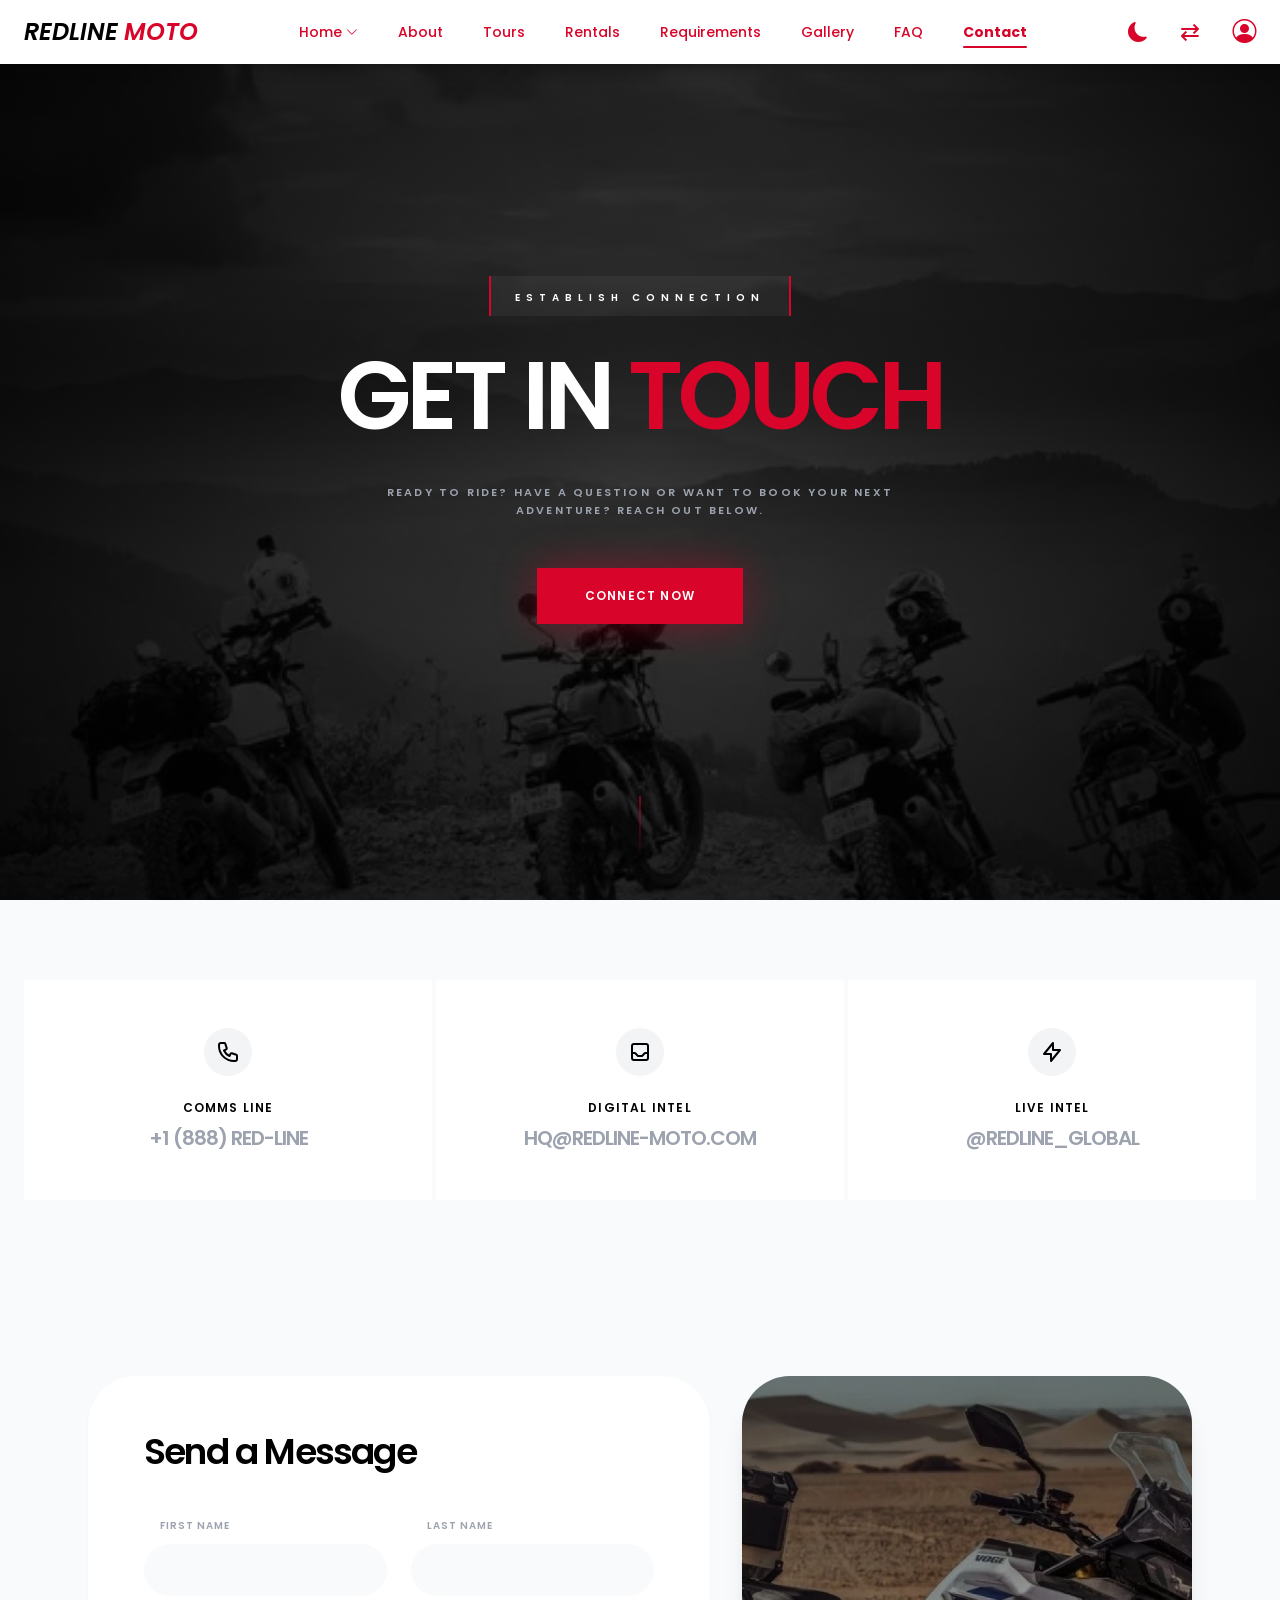
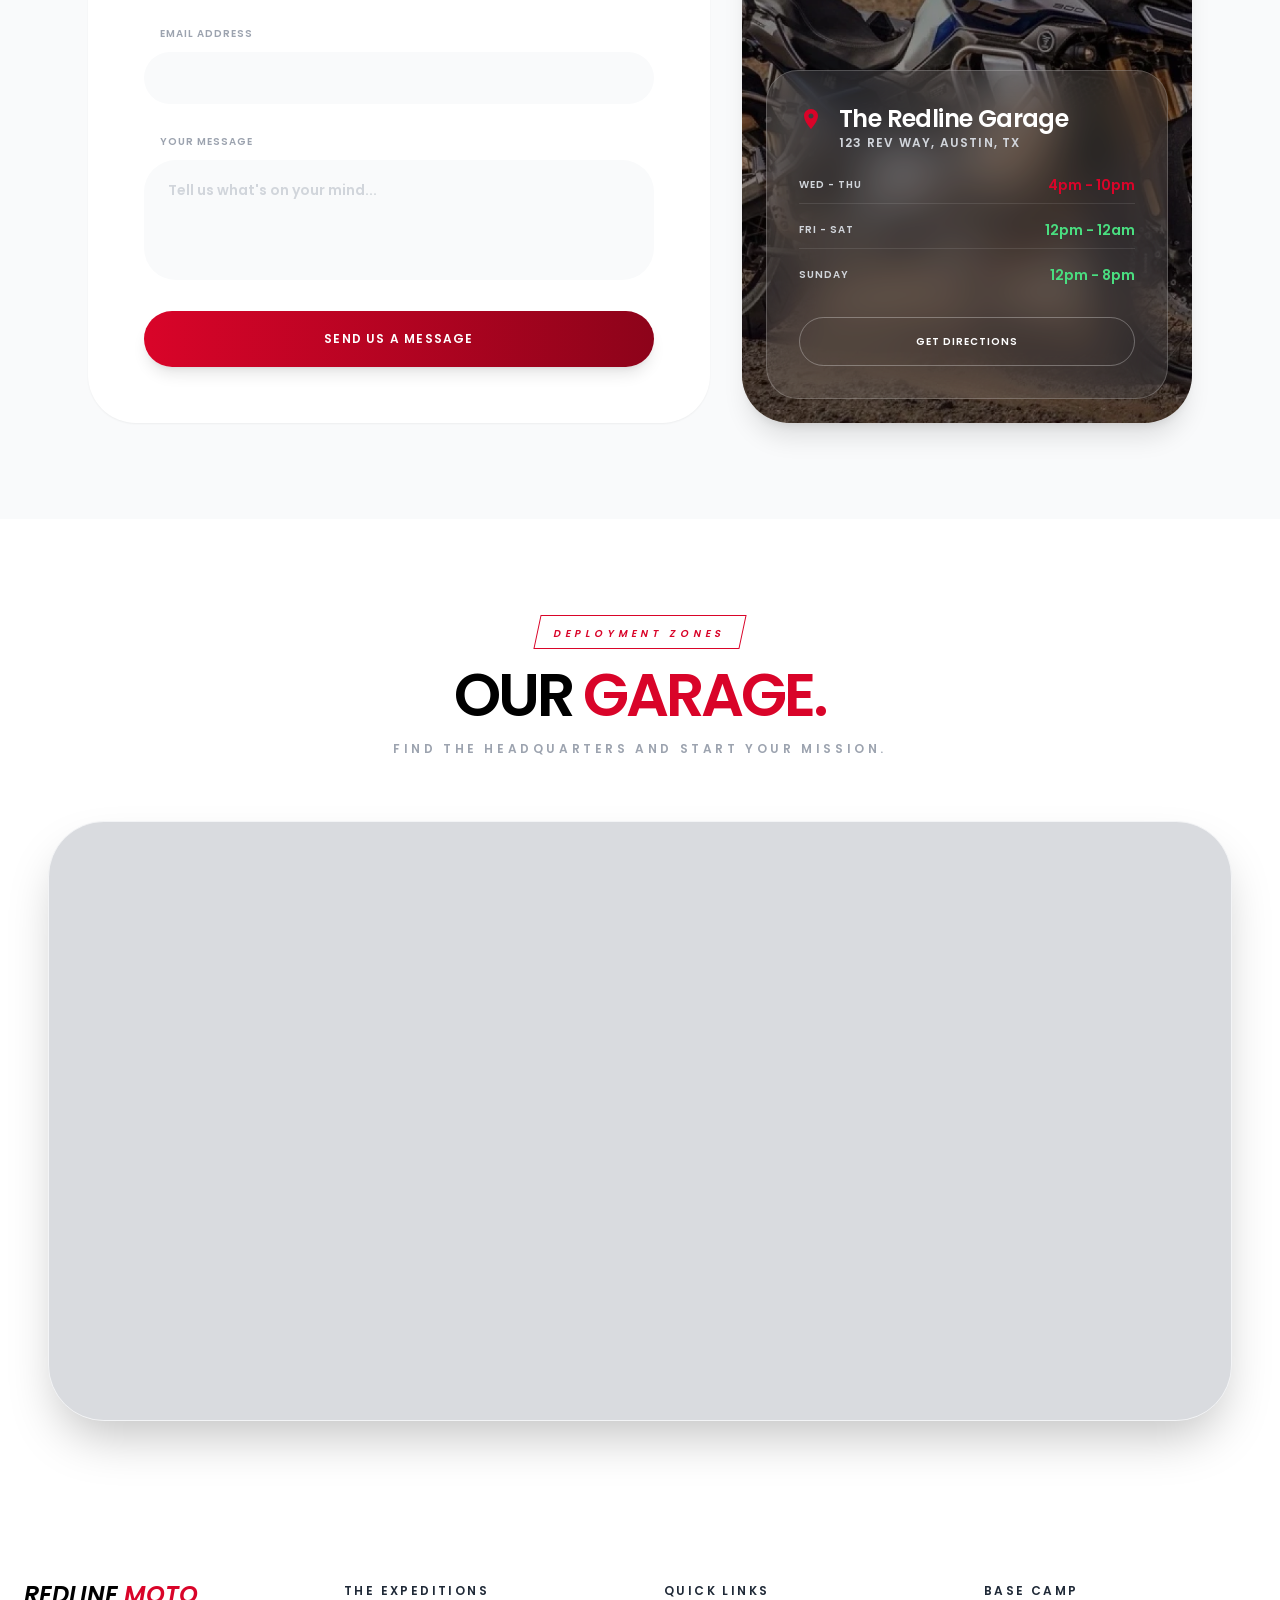
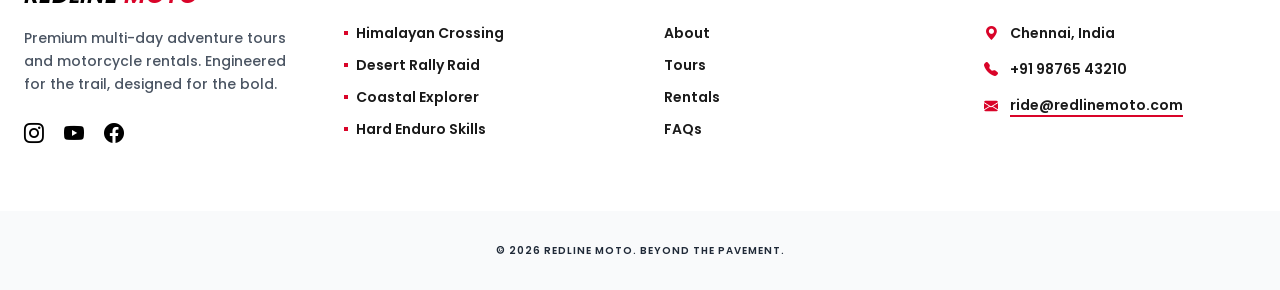
<file: contact.html>
<!DOCTYPE html>
<html lang="en">

<head>
    <meta charset="UTF-8">
    <meta name="viewport" content="width=device-width, initial-scale=1.0">
    <title>Contact - Redline Moto</title>
    <link rel="icon" href="images/logo.jpeg">
    <script src="tailwind.js"></script>
    <link rel="stylesheet" href="https://cdn.jsdelivr.net/npm/bootstrap-icons@1.11.3/font/bootstrap-icons.min.css">
    <link rel="stylesheet" href="navbar.css">
    <link rel="stylesheet" href="footer.css">
    <link rel="preconnect" href="https://fonts.googleapis.com">
    <link rel="preconnect" href="https://fonts.gstatic.com" crossorigin>
    <link href="https://fonts.googleapis.com/css2?family=Poppins:wght@300;400;500;600;700&display=swap"
        rel="stylesheet">
    <style>
        /* RTL */
        .rtl {
            direction: rtl;
        }

        [dir="rtl"] .title {
            margin-right: 20px !important;
        }

        /* THEME TOGGLE */
        :root {
            --home-bg: #ffffff;
            --text-color: #111111;
        }

        [data-theme="dark"] {
            --home-bg: #000000;
            --text-color: #ffffff;
        }

        body {
            background-color: var(--home-bg) !important;
            color: var(--text-color);
            transition: background-color 0.4s ease, color 0.4s ease;
        }

        [data-theme="dark"] section,
        [data-theme="dark"] .card {
            background-color: #000000 !important;
        }

        [data-theme="dark"] .btn,
        [data-theme="dark"] .btn1:hover {
            color: #000000 !important;
        }

        [data-theme="dark"] body,
        [data-theme="dark"] p,
        [data-theme="dark"] h1,
        [data-theme="dark"] h2,
        [data-theme="dark"] h3,
        [data-theme="dark"] h4,
        [data-theme="dark"] h5,
        [data-theme="dark"] h6,
        [data-theme="dark"] span,
        [data-theme="dark"] li,
        [data-theme="dark"] a,
        [data-theme="dark"] label,
        [data-theme="dark"] small,
        [data-theme="dark"] strong {
            color: #ffffff !important;
        }
        @media (max-width:770px){
            .image{
                margin-top: 50px;
            }
        }
    </style>
</head>

<body class="font-sans">
    <!-- navbar -->
    <div id="navbar"></div>

    <!-- HERO BANNER -->
<section class="relative h-screen w-full flex items-center justify-center bg-black overflow-hidden">
    
    <div class="absolute inset-0 z-0">
        <img src="images/img11.webp" 
             alt="Motorcycle Background" 
             class="w-full h-full object-cover opacity-30 grayscale hover:grayscale-0 transition-all duration-[2000ms]">
        
        <div class="absolute inset-0 bg-[radial-gradient(circle_at_center,transparent_0%,rgba(0,0,0,0.8)_100%)]"></div>
    </div>

    <div class="relative z-10 w-full max-w-5xl px-6 text-center">
        
        <div class="inline-block mb-8 px-6 py-2 border-x-2 border-[#D90429] bg-white/5 backdrop-blur-sm">
            <span class="text-white text-[10px] font-semibold uppercase tracking-[0.6em]">Establish Connection</span>
        </div>

        <h1 class="text-6xl md:text-8xl font-semibold text-white uppercase tracking-tighter leading-[0.8] mb-10">
            GET IN <span class="text-[#D90429] block md:inline">TOUCH</span> <br>
        </h1>

        <p class="text-gray-400 font-semibold uppercase tracking-[0.2em] text-[11px] max-w-xl mx-auto mb-12 leading-relaxed">
            Ready to ride? have a question or want to book your next adventure? reach out below.
        </p>

        <div class="flex flex-col sm:flex-row items-center justify-center gap-6">
            <a href="contact.html" class="btn1 w-full sm:w-auto px-12 py-5 bg-[#D90429] text-white font-semibold uppercase tracking-widest text-xs hover:bg-white hover:text-black transition-all duration-300 shadow-[0_0_40px_rgba(217,4,41,0.4)]">
                Connect Now
            </a>
        </div>

    </div>

    <div class="absolute bottom-10 left-1/2 -translate-x-1/2">
        <div class="w-px h-16 bg-gradient-to-b from-[#D90429] to-transparent animate-pulse"></div>
    </div>

</section>

<style>
    /* Creates the hollow/outline text effect */
    .outline-text {
        -webkit-text-stroke: 1.5px white;
    }
</style>
<!-- SECTION1 -->
 <section class="py-20 bg-gray-50">
    <div class="max-w-7xl mx-auto px-6">
        <div class="grid grid-cols-1 md:grid-cols-3 gap-1">
            
            <div class="card bg-white p-12 text-center group hover:bg-black transition-colors duration-500">
                <div class="w-12 h-12 bg-gray-100 rounded-full flex items-center justify-center mx-auto mb-6 group-hover:bg-[#D90429] transition-colors">
                    <svg xmlns="http://www.w3.org/2000/svg" class="h-6 w-6 text-black group-hover:text-white" fill="none" viewBox="0 0 24 24" stroke="currentColor"><path stroke-linecap="round" stroke-linejoin="round" stroke-width="2" d="M3 5a2 2 0 012-2h3.28a1 1 0 01.948.684l1.498 4.493a1 1 0 01-.502 1.21l-2.257 1.13a11.042 11.042 0 005.516 5.516l1.13-2.257a1 1 0 011.21-.502l4.493 1.498a1 1 0 01.684.949V19a2 2 0 01-2 2h-1C9.716 21 3 14.284 3 6V5z" /></svg>
                </div>
                <h4 class="text-black group-hover:text-white font-semibold uppercase tracking-widest text-xs mb-2">Comms Line</h4>
                <p class="text-gray-400 group-hover:text-gray-500 font-semibold uppercase tracking-tighter text-xl">+1 (888) RED-LINE</p>
            </div>

            <div class="card bg-white p-12 text-center group hover:bg-black transition-colors duration-500">
                <div class="w-12 h-12 bg-gray-100 rounded-full flex items-center justify-center mx-auto mb-6 group-hover:bg-[#D90429] transition-colors">
                    <svg xmlns="http://www.w3.org/2000/svg" class="h-6 w-6 text-black group-hover:text-white" fill="none" viewBox="0 0 24 24" stroke="currentColor"><path stroke-linecap="round" stroke-linejoin="round" stroke-width="2" d="M20 13V6a2 2 0 00-2-2H6a2 2 0 00-2 2v7m16 0v5a2 2 0 01-2 2H6a2 2 0 01-2-2v-5m16 0h-2.586a1 1 0 00-.707.293l-2.414 2.414a1 1 0 01-.707.293h-3.172a1 1 0 01-.707-.293l-2.414-2.414A1 1 0 006.586 13H4" /></svg>
                </div>
                <h4 class="text-black group-hover:text-white font-semibold uppercase tracking-widest text-xs mb-2">Digital Intel</h4>
                <p class="text-gray-400 group-hover:text-gray-500 font-semibold uppercase tracking-tighter text-xl">hq@redline-moto.com</p>
            </div>

            <div class="card bg-white p-12 text-center group hover:bg-black transition-colors duration-500">
                <div class="w-12 h-12 bg-gray-100 rounded-full flex items-center justify-center mx-auto mb-6 group-hover:bg-[#D90429] transition-colors">
                    <svg xmlns="http://www.w3.org/2000/svg" class="h-6 w-6 text-black group-hover:text-white" fill="none" viewBox="0 0 24 24" stroke="currentColor"><path stroke-linecap="round" stroke-linejoin="round" stroke-width="2" d="M13 10V3L4 14h7v7l9-11h-7z" /></svg>
                </div>
                <h4 class="text-black group-hover:text-white font-semibold uppercase tracking-widest text-xs mb-2">Live Intel</h4>
                <p class="text-gray-400 group-hover:text-gray-500 font-semibold uppercase tracking-tighter text-xl">@Redline_Global</p>
            </div>

        </div>
    </div>
</section>
<!-- SECTION2 -->
 <section class="py-24 bg-gray-50">
    <div class="max-w-6xl mx-auto px-6">
        <div class="flex flex-col lg:flex-row gap-8 items-stretch">
            
            <div class="card flex-1 bg-white p-10 md:p-14 rounded-[3rem] shadow-sm">
                <h2 class="text-4xl font-semibold text-black mb-10 tracking-tighter">Send a Message</h2>
                
                <form class="space-y-6">
                    <div class="grid grid-cols-1 md:grid-cols-2 gap-6">
                        <div class="space-y-2">
                            <label class="text-[10px] font-semibold uppercase tracking-widest text-gray-400 ml-4">First Name</label>
                            <input type="text" class="w-full bg-gray-50 border-none rounded-full px-6 py-4 focus:ring-2 focus:ring-[#D90429] transition-all outline-none font-semibold text-sm">
                        </div>
                        <div class="space-y-2">
                            <label class="text-[10px] font-semibold uppercase tracking-widest text-gray-400 ml-4">Last Name</label>
                            <input type="text" class="w-full bg-gray-50 border-none rounded-full px-6 py-4 focus:ring-2 focus:ring-[#D90429] transition-all outline-none font-semibold text-sm">
                        </div>
                    </div>

                    <div class="space-y-2">
                        <label class="text-[10px] font-semibold uppercase tracking-widest text-gray-400 ml-4">Email Address</label>
                        <input type="email" class="w-full bg-gray-50 border-none rounded-full px-6 py-4 focus:ring-2 focus:ring-[#D90429] transition-all outline-none font-semibold text-sm">
                    </div>

                    <div class="space-y-2">
                        <label class="text-[10px] font-semibold uppercase tracking-widest text-gray-400 ml-4">Your Message</label>
                        <textarea rows="4" placeholder="Tell us what's on your mind..." class="w-full bg-gray-50 border-none rounded-[2rem] px-6 py-5 focus:ring-2 focus:ring-[#D90429] transition-all outline-none font-semibold text-sm resize-none placeholder:text-gray-300"></textarea>
                    </div>

                    <button class="w-full py-5 rounded-full bg-gradient-to-r from-[#D90429] to-[#8d031a] text-white font-semibold uppercase tracking-widest text-xs shadow-lg hover:shadow-[#D90429]/40 transition-all active:scale-[0.98]">
                        Send us a message
                    </button>
                </form>
            </div>

            <div class="lg:w-[450px] relative rounded-[3rem] overflow-hidden shadow-xl min-h-[500px]">
                <img src="images/img8.jpg" 
                     alt="Garage" class="absolute inset-0 w-full h-full object-cover">
                <div class="absolute inset-0 bg-black/40"></div>

                <div class="absolute bottom-6 left-6 right-6 bg-white/10 backdrop-blur-xl border border-white/20 p-8 rounded-[2rem]">
                    <div class="flex items-start gap-4 mb-6">
                        <div class="mt-1 text-[#D90429]">
                            <svg xmlns="http://www.w3.org/2000/svg" class="h-6 w-6" fill="currentColor" viewBox="0 0 24 24"><path d="M12 2C8.13 2 5 5.13 5 9c0 5.25 7 13 7 13s7-7.75 7-13c0-3.87-3.13-7-7-7zm0 9.5c-1.38 0-2.5-1.12-2.5-2.5s1.12-2.5 2.5-2.5 2.5 1.12 2.5 2.5-1.12 2.5-2.5 2.5z"/></svg>
                        </div>
                        <div>
                            <h3 class="text-white font-semibold text-2xl tracking-tight">The Redline Garage</h3>
                            <p class="text-gray-300 text-xs font-semibold uppercase tracking-widest">123 Rev Way, Austin, TX</p>
                        </div>
                    </div>

                    <div class="space-y-4 mb-8">
                        <div class="flex justify-between items-center text-sm border-b border-white/10 pb-2">
                            <span class="text-gray-300 font-semibold uppercase tracking-widest text-[10px]">Wed - Thu</span>
                            <span class="text-[#D90429] font-semibold">4pm - 10pm</span>
                        </div>
                        <div class="flex justify-between items-center text-sm border-b border-white/10 pb-2">
                            <span class="text-gray-300 font-semibold uppercase tracking-widest text-[10px]">Fri - Sat</span>
                            <span class="text-green-400 font-semibold">12pm - 12am</span>
                        </div>
                        <div class="flex justify-between items-center text-sm">
                            <span class="text-gray-300 font-semibold uppercase tracking-widest text-[10px]">Sunday</span>
                            <span class="text-green-400 font-semibold">12pm - 8pm</span>
                        </div>
                    </div>

                    <a href="#" class="btn1 block w-full text-center py-4 border border-white/30 rounded-full text-white font-semibold uppercase tracking-widest text-[10px] hover:bg-white hover:text-black transition-all">
                        Get Directions
                    </a>
                </div>
            </div>

        </div>
    </div>
</section>
<!-- SECTION3 -->
 <section class="py-24 bg-white">
    <div class="max-w-7xl mx-auto px-6 md:px-12">
        
        <div class="text-center mb-16">
            <div class="inline-block px-4 py-1 border border-[#D90429] mb-4 skew-x-[-12deg]">
                <span class="text-[#D90429] text-[10px] font-semibold uppercase tracking-[0.4em]">Deployment Zones</span>
            </div>
            <h2 class="text-5xl md:text-6xl font-semibold uppercase tracking-tighter text-black">
                OUR <span class="text-[#D90429]">GARAGE.</span>
            </h2>
            <p class="text-gray-400 font-semibold uppercase tracking-[0.3em] text-xs mt-4">
                Find the headquarters and start your mission.
            </p>
        </div>
        
        <div class="relative h-[600px] w-full rounded-[3.5rem] overflow-hidden shadow-2xl border border-gray-100 bg-gray-200">
            
            <div class="absolute inset-0 z-0">
                <iframe 
                    width="100%" 
                    height="100%" 
                    frameborder="0" 
                    style="border:0; filter: grayscale(0.6) contrast(1.2);" 
                    src="https://www.google.com/maps/embed?pb=!1m18!1m12!1m3!1d3441.2003847372295!2d-97.6917633235311!3d30.330999904944837!2m3!1f0!2f0!3f0!3m2!1i1024!2i768!4f13.1!3m3!1m2!1s0x8644c980757a8e23%3A0x828d122cd6999682!2s8131%20N%20Interstate%20Hwy%2035%2C%20Austin%2C%20TX%2078753!5e0!3m2!1sen!2sus!4v1700000000000!5m2!1sen!2sus" 
                    allowfullscreen>
                </iframe>
                
                <div class="absolute inset-0 bg-black/5 pointer-events-none"></div>
            </div>
        </div>
    </div>
</section>
             <!-- FOOTER -->
    <div id="footer"></div>
    <script>
        tailwind.config = {
            theme: {
                extend: {
                    fontFamily: {
                        sans: ['Poppins', 'ui-sans-serif', 'system-ui'],
                    },
                },
            },
        }
        lucide.createIcons();
    </script>
    <script src="navbar.js"></script>
    <script src="footer.js"></script>
</body>

</html>
</file>
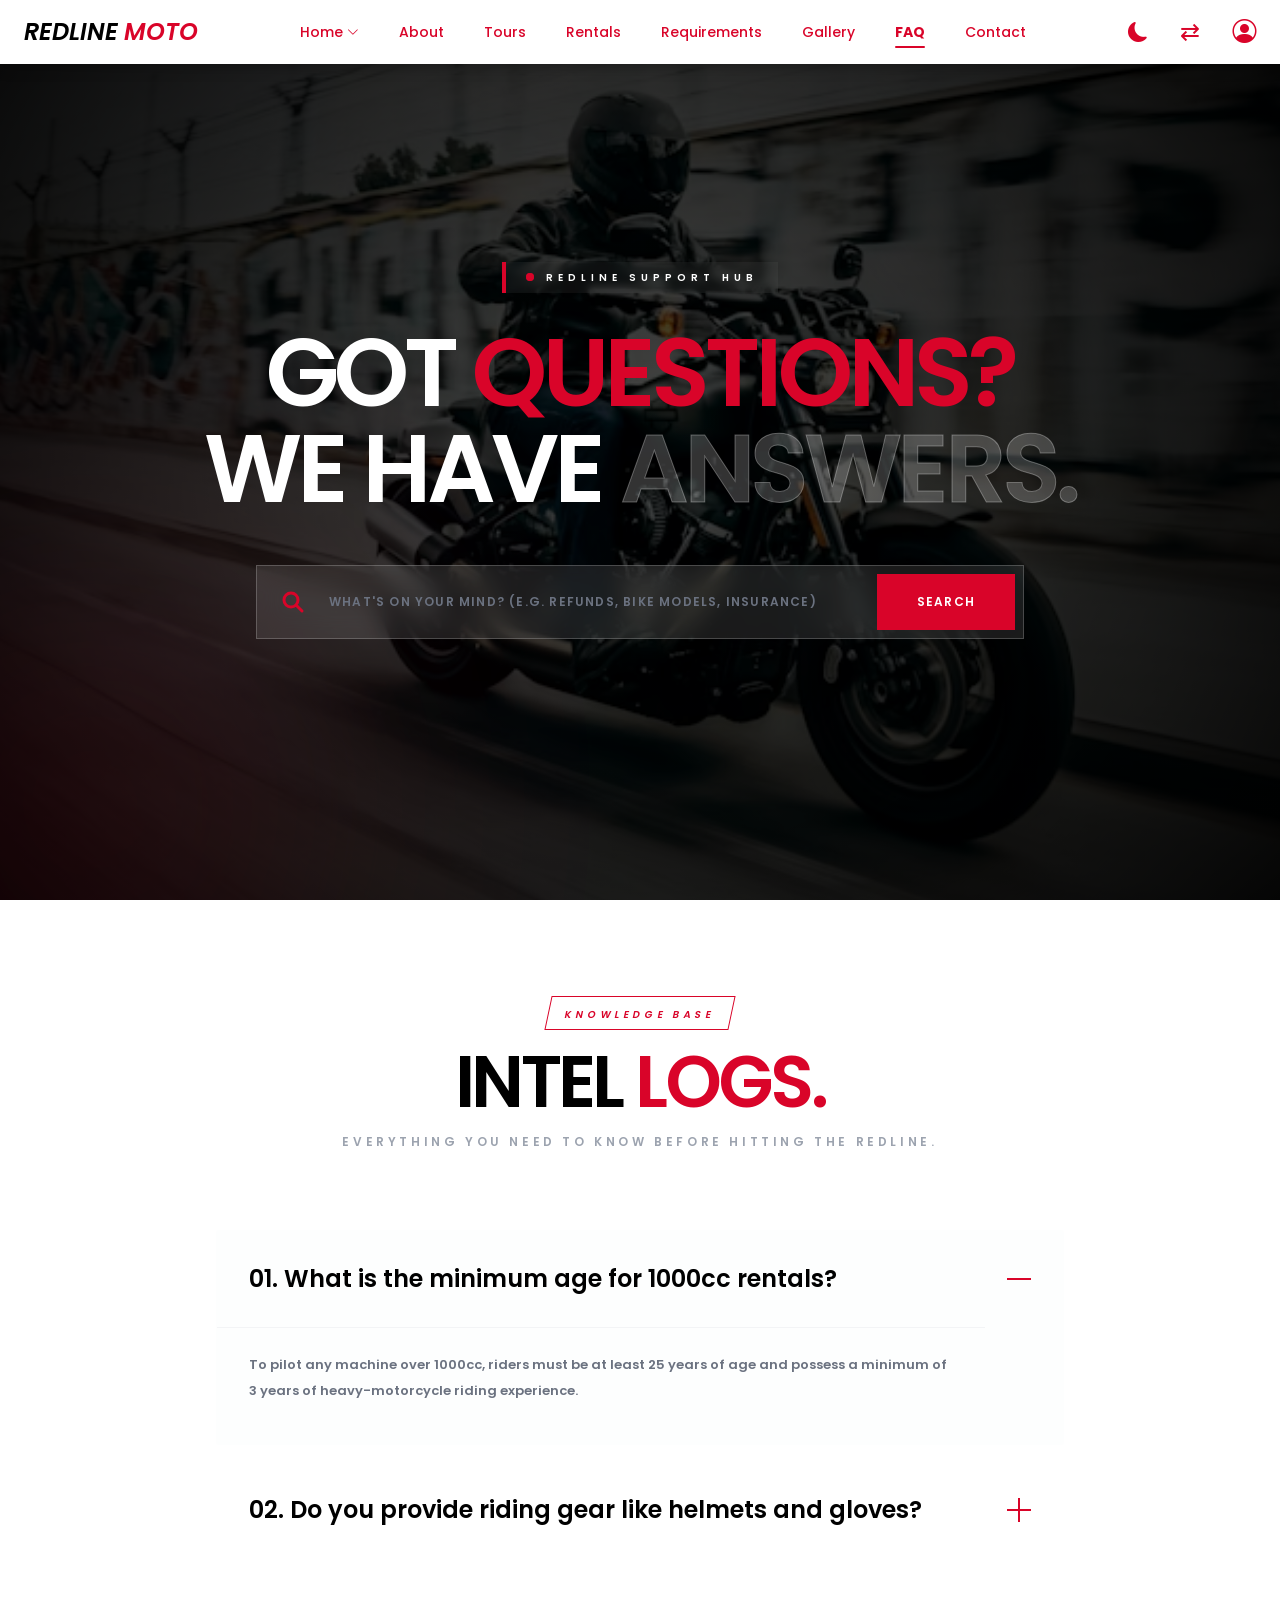
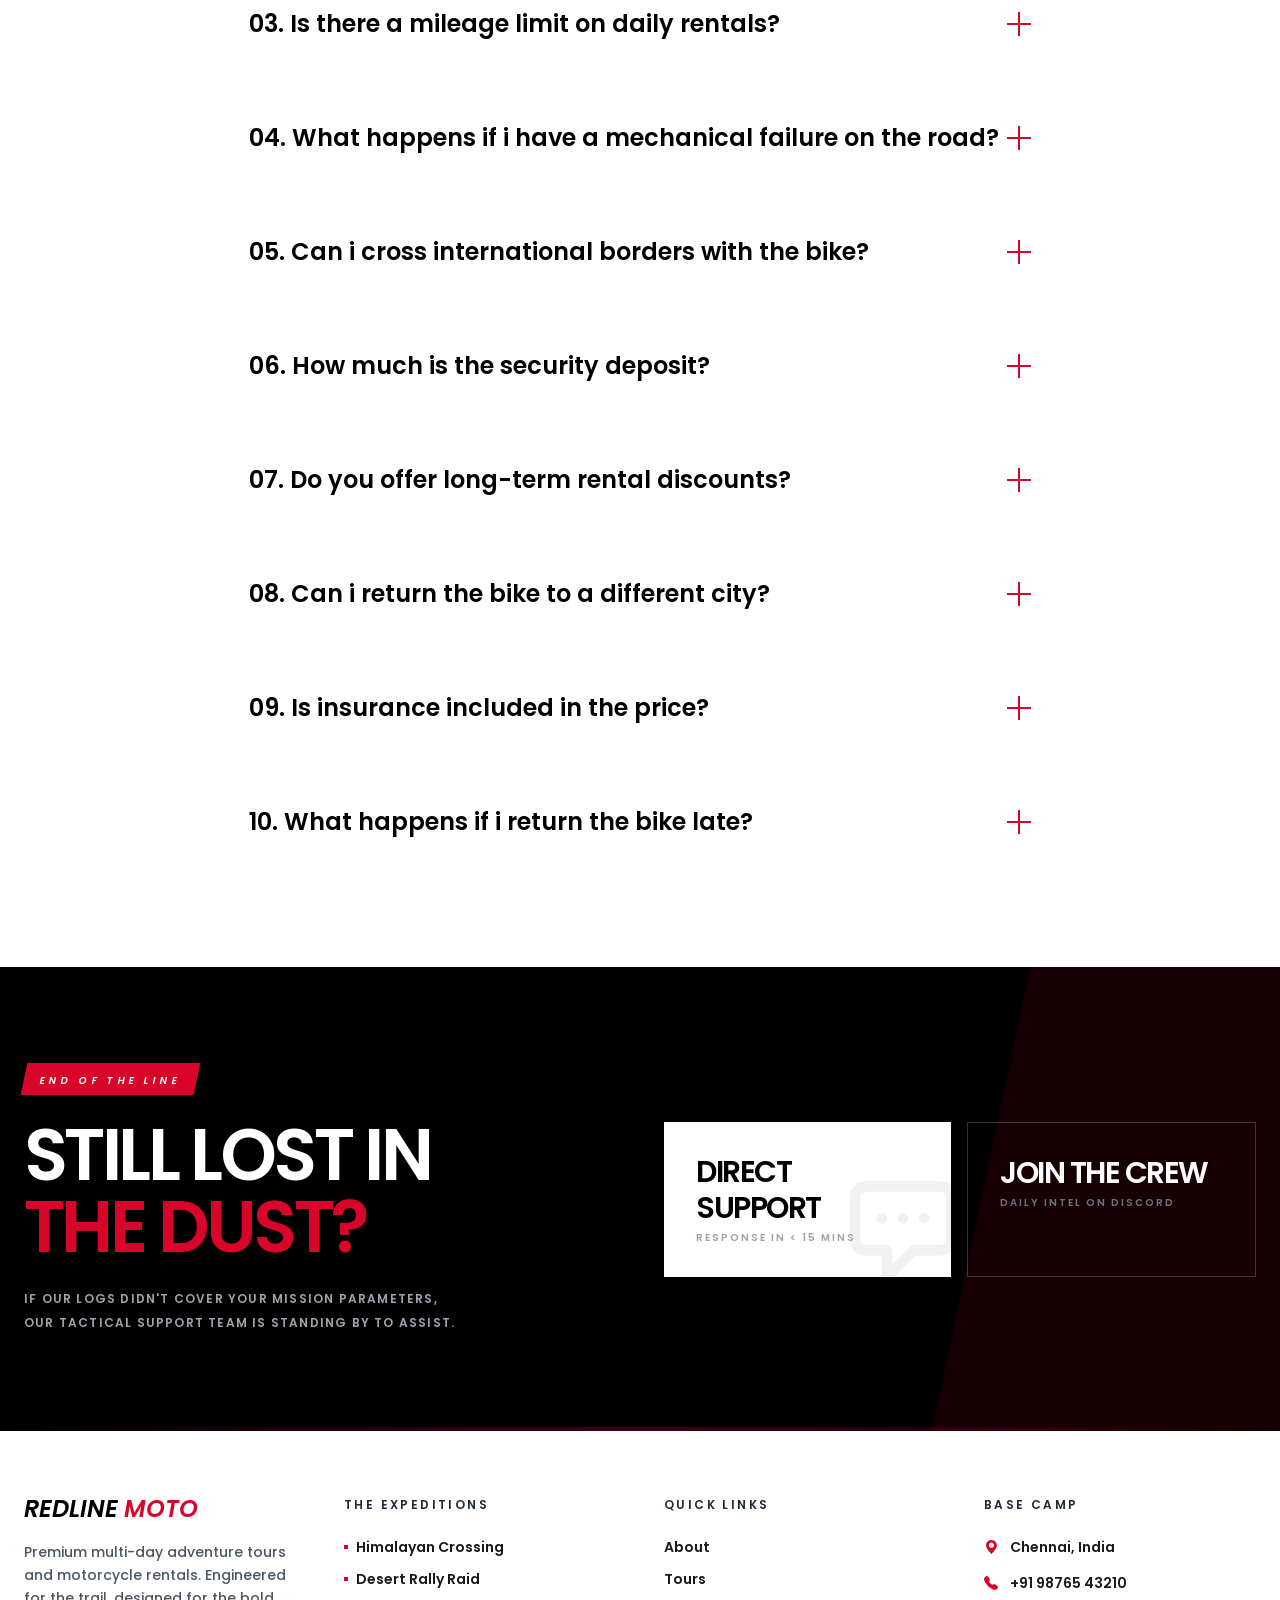
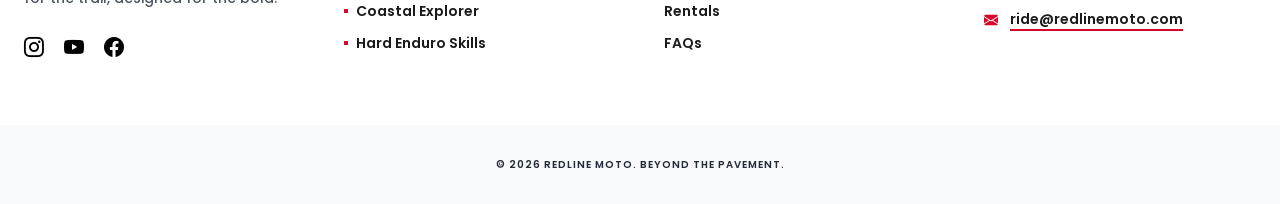
<file: faq.html>
<!DOCTYPE html>
<html lang="en">

<head>
    <meta charset="UTF-8">
    <meta name="viewport" content="width=device-width, initial-scale=1.0">
    <title>FAQ - Redline Moto</title>
    <link rel="icon" href="images/logo.jpeg">
    <script src="tailwind.js"></script>
    <link rel="stylesheet" href="https://cdn.jsdelivr.net/npm/bootstrap-icons@1.11.3/font/bootstrap-icons.min.css">
    <link rel="stylesheet" href="navbar.css">
    <link rel="stylesheet" href="footer.css">
    <link rel="preconnect" href="https://fonts.googleapis.com">
    <link rel="preconnect" href="https://fonts.gstatic.com" crossorigin>
    <link href="https://fonts.googleapis.com/css2?family=Poppins:wght@300;400;500;600;700&display=swap"
        rel="stylesheet">
    <style>
        /* RTL */
        .rtl {
            direction: rtl;
        }

        [dir="rtl"] .title {
            margin-right: 20px !important;
        }

        /* THEME TOGGLE */
        :root {
            --home-bg: #ffffff;
            --text-color: #111111;
        }

        [data-theme="dark"] {
            --home-bg: #000000;
            --text-color: #ffffff;
        }

        body {
            background-color: var(--home-bg) !important;
            color: var(--text-color);
            transition: background-color 0.4s ease, color 0.4s ease;
        }

        [data-theme="dark"] section,
        [data-theme="dark"] .card {
            background-color: #000000 !important;
        }

        [data-theme="dark"] .btn,
        [data-theme="dark"] .btn1:hover {
            color: #000000 !important;
        }

        [data-theme="dark"] body,
        [data-theme="dark"] p,
        [data-theme="dark"] h1,
        [data-theme="dark"] h2,
        [data-theme="dark"] h3,
        [data-theme="dark"] h4,
        [data-theme="dark"] h5,
        [data-theme="dark"] h6,
        [data-theme="dark"] span,
        [data-theme="dark"] li,
        [data-theme="dark"] a,
        [data-theme="dark"] label,
        [data-theme="dark"] small,
        [data-theme="dark"] strong {
            color: #ffffff !important;
        }
        @media (max-width:770px){
            .image{
                margin-top: 50px;
            }
        }
    </style>
</head>

<body class="font-sans">
    <!-- navbar -->
    <div id="navbar"></div>

    <!-- HERO BANNER -->
<section class="relative h-screen w-full flex items-center justify-center bg-black overflow-hidden">
    
    <div class="absolute inset-0 z-0">
        <img src="images/img12.avif" 
             alt="Road Background" 
             class="w-full h-full object-cover opacity-30 scale-125 transition-transform duration-[3000ms] hover:scale-100">
        
        <div class="absolute inset-0 bg-[radial-gradient(circle_at_center,rgba(0,0,0,0)0%,rgba(0,0,0,0.9)100%)]"></div>
        
        <div class="absolute -bottom-24 -left-24 w-96 h-96 bg-[#D90429] rounded-full blur-[150px] opacity-20"></div>
    </div>

    <div class="relative z-10 w-full max-w-5xl px-6 text-center">
        
        <div class="inline-flex items-center gap-3 mb-8 px-5 py-2 border-l-4 border-[#D90429] bg-white/5 backdrop-blur-sm">
            <span class="relative flex h-2 w-2">
                <span class="animate-ping absolute inline-flex h-full w-full rounded-full bg-[#D90429] opacity-75"></span>
                <span class="relative inline-flex rounded-full h-2 w-2 bg-[#D90429]"></span>
            </span>
            <span class="text-white text-[10px] font-semibold uppercase tracking-[0.5em]">Redline Support Hub</span>
        </div>

        <h1 class="text-4xl md:text-8xl font-semibold text-white uppercase tracking-tighter leading-[0.85] mb-12">
            GOT <span class="text-[#D90429]">QUESTIONS?</span><br>
            WE HAVE <span class="text-white/20 outline-text">ANSWERS.</span>
        </h1>

        <div class="relative max-w-3xl mx-auto group">
            <div class="absolute -inset-1 bg-[#D90429] opacity-0 group-focus-within:opacity-20 blur-xl transition duration-700"></div>
            
            <div class="relative flex items-center bg-white/10 backdrop-blur-md border border-white/20 transition-all duration-300 group-focus-within:bg-white">
                <div class="pl-6 text-[#D90429]">
                    <svg xmlns="http://www.w3.org/2000/svg" class="h-6 w-6" fill="none" viewBox="0 0 24 24" stroke="currentColor">
                        <path stroke-linecap="round" stroke-linejoin="round" stroke-width="3" d="M21 21l-6-6m2-5a7 7 0 11-14 0 7 7 0 0114 0z" />
                    </svg>
                </div>
                <input type="text" 
                       placeholder="WHAT'S ON YOUR MIND? (E.G. REFUNDS, BIKE MODELS, INSURANCE)" 
                       class="w-full py-7 px-6 bg-transparent text-white group-focus-within:text-black font-semibold uppercase tracking-widest text-xs focus:outline-none placeholder:text-gray-500">
                <button class="mr-2 bg-[#D90429] text-white px-10 py-5 font-semibold uppercase tracking-widest text-xs hover:bg-black transition-all duration-300 transform active:scale-95">
                    Search
                </button>
            </div>
        </div>

</section>
<!-- SECTION1 -->
 <section class="py-24 bg-white">
    <div class="max-w-4xl mx-auto px-6">
        
        <div class="text-center mb-20">
            <div class="inline-block px-4 py-1 border border-[#D90429] mb-4 skew-x-[-12deg]">
                <span class="text-[#D90429] text-[10px] font-semibold uppercase tracking-[0.4em]">Knowledge Base</span>
            </div>
            <h2 class="text-5xl md:text-7xl font-semibold uppercase tracking-tighter text-black">
                INTEL <span class="text-[#D90429]">LOGS.</span>
            </h2>
            <p class="text-gray-400 font-semibold uppercase tracking-[0.3em] text-xs mt-4">
                everything you need to know before hitting the redline.
            </p>
        </div>

        <div class="space-y-4">
            
            <div class="border border-white/10 bg-gray-50/30 rounded-sm overflow-hidden">
                <input type="radio" name="faq-group" id="faq-1" class="hidden peer" checked>
                <label for="faq-1" class="flex items-center justify-between p-8 cursor-pointer group">
                    <span class="text-xl md:text-2xl font-semibold  text-black group-hover:text-[#D90429] transition-colors">
                        01. What is the minimum age for 1000cc rentals?
                    </span>
                    <div class="relative w-6 h-6 flex items-center justify-center">
                        <span class="absolute w-full h-[2px] bg-[#D90429]"></span>
                        <span class="absolute w-[2px] h-full bg-[#D90429] transition-transform duration-500 peer-checked:rotate-90"></span>
                    </div>
                </label>
                <div class="max-h-0 overflow-hidden transition-all duration-500 peer-checked:max-h-96">
                    <p class="px-8 pb-10 text-gray-500 font-semibold text-[13px] leading-loose max-w-3xl border-t border-gray-100 pt-6">
                        To pilot any machine over 1000cc, riders must be at least 25 years of age and possess a minimum of 3 years of heavy-motorcycle riding experience.
                    </p>
                </div>
            </div>

            <div class="border border-white/10 rounded-sm overflow-hidden">
                <input type="radio" name="faq-group" id="faq-2" class="hidden peer">
                <label for="faq-2" class="flex items-center justify-between p-8 cursor-pointer group">
                    <span class="text-xl md:text-2xl font-semibold  text-black group-hover:text-[#D90429] transition-colors">
                        02. Do you provide riding gear like helmets and gloves?
                    </span>
                    <div class="relative w-6 h-6 flex items-center justify-center">
                        <span class="absolute w-full h-[2px] bg-[#D90429]"></span>
                        <span class="absolute w-[2px] h-full bg-[#D90429] transition-transform duration-500 peer-checked:rotate-90"></span>
                    </div>
                </label>
                <div class="max-h-0 overflow-hidden transition-all duration-500 peer-checked:max-h-96">
                    <p class="px-8 pb-10 text-gray-500 font-semibold text-[13px] leading-loose max-w-3xl border-t border-gray-100 pt-6">
                        Yes. Every rental includes a DOT-approved helmet. Premium gear sets (AlpineStars/Dainese) are available for an additional $45/day.
                    </p>
                </div>
            </div>

            <div class="border border-white/10 rounded-sm overflow-hidden">
                <input type="radio" name="faq-group" id="faq-3" class="hidden peer">
                <label for="faq-3" class="flex items-center justify-between p-8 cursor-pointer group">
                    <span class="text-xl md:text-2xl font-semibold  text-black group-hover:text-[#D90429] transition-colors">
                        03. Is there a mileage limit on daily rentals?
                    </span>
                    <div class="relative w-6 h-6 flex items-center justify-center">
                        <span class="absolute w-full h-[2px] bg-[#D90429]"></span>
                        <span class="absolute w-[2px] h-full bg-[#D90429] transition-transform duration-500 peer-checked:rotate-90"></span>
                    </div>
                </label>
                <div class="max-h-0 overflow-hidden transition-all duration-500 peer-checked:max-h-96">
                    <p class="px-8 pb-10 text-gray-500 font-semibold text-[13px] leading-loose max-w-3xl border-t border-gray-100 pt-6">
                        Standard rentals include 300km per day. Unlimited mileage packages can be added at checkout for $25/day. Excess is billed at $0.50/km.
                    </p>
                </div>
            </div>

            <div class="border border-white/10 rounded-sm overflow-hidden">
                <input type="radio" name="faq-group" id="faq-4" class="hidden peer">
                <label for="faq-4" class="flex items-center justify-between p-8 cursor-pointer group">
                    <span class="text-xl md:text-2xl font-semibold text-black group-hover:text-[#D90429] transition-colors">
                        04. What happens if i have a mechanical failure on the road?
                    </span>
                    <div class="relative w-6 h-6 flex items-center justify-center">
                        <span class="absolute w-full h-[2px] bg-[#D90429]"></span>
                        <span class="absolute w-[2px] h-full bg-[#D90429] transition-transform duration-500 peer-checked:rotate-90"></span>
                    </div>
                </label>
                <div class="max-h-0 overflow-hidden transition-all duration-500 peer-checked:max-h-96">
                    <p class="px-8 pb-10 text-gray-500 font-semibold  text-[13px] leading-loose max-w-3xl border-t border-gray-100 pt-6">
                        We provide 24/7 roadside assistance. If the bike cannot be repaired within 4 hours, we will dispatch a replacement machine.
                    </p>
                </div>
            </div>

            <div class="border border-white/10 rounded-sm overflow-hidden">
                <input type="radio" name="faq-group" id="faq-5" class="hidden peer">
                <label for="faq-5" class="flex items-center justify-between p-8 cursor-pointer group">
                    <span class="text-xl md:text-2xl font-semibold text-black group-hover:text-[#D90429] transition-colors">
                        05. Can i cross international borders with the bike?
                    </span>
                    <div class="relative w-6 h-6 flex items-center justify-center">
                        <span class="absolute w-full h-[2px] bg-[#D90429]"></span>
                        <span class="absolute w-[2px] h-full bg-[#D90429] transition-transform duration-500 peer-checked:rotate-90"></span>
                    </div>
                </label>
                <div class="max-h-0 overflow-hidden transition-all duration-500 peer-checked:max-h-96">
                    <p class="px-8 pb-10 text-gray-500 font-semibold text-[13px] leading-loose max-w-3xl border-t border-gray-100 pt-6">
                        Cross-border travel is permitted for specific "Expedition" bikes only. You must notify us 14 days in advance for permits.
                    </p>
                </div>
            </div>

            <div class="border border-white/10 rounded-sm overflow-hidden">
                <input type="radio" name="faq-group" id="faq-6" class="hidden peer">
                <label for="faq-6" class="flex items-center justify-between p-8 cursor-pointer group">
                    <span class="text-xl md:text-2xl font-semibold text-black group-hover:text-[#D90429] transition-colors">
                        06. How much is the security deposit?
                    </span>
                    <div class="relative w-6 h-6 flex items-center justify-center">
                        <span class="absolute w-full h-[2px] bg-[#D90429]"></span>
                        <span class="absolute w-[2px] h-full bg-[#D90429] transition-transform duration-500 peer-checked:rotate-90"></span>
                    </div>
                </label>
                <div class="max-h-0 overflow-hidden transition-all duration-500 peer-checked:max-h-96">
                    <p class="px-8 pb-10 text-gray-500 font-semibold text-[13px] leading-loose max-w-3xl border-t border-gray-100 pt-6">
                        Security deposits range from $1,000 to $3,500 depending on the bike value. This is a hold on your credit card.
                    </p>
                </div>
            </div>

            <div class="border border-white/10 rounded-sm overflow-hidden">
                <input type="radio" name="faq-group" id="faq-7" class="hidden peer">
                <label for="faq-7" class="flex items-center justify-between p-8 cursor-pointer group">
                    <span class="text-xl md:text-2xl font-semibold text-black group-hover:text-[#D90429] transition-colors">
                        07. Do you offer long-term rental discounts?
                    </span>
                    <div class="relative w-6 h-6 flex items-center justify-center">
                        <span class="absolute w-full h-[2px] bg-[#D90429]"></span>
                        <span class="absolute w-[2px] h-full bg-[#D90429] transition-transform duration-500 peer-checked:rotate-90"></span>
                    </div>
                </label>
                <div class="max-h-0 overflow-hidden transition-all duration-500 peer-checked:max-h-96">
                    <p class="px-8 pb-10 text-gray-500 font-semibold text-[13px] leading-loose max-w-3xl border-t border-gray-100 pt-6">
                        Yes. Rentals longer than 7 days receive a 15% discount. Monthly rentals qualify for our "Nomad Rate" of 30% off.
                    </p>
                </div>
            </div>

            <div class="border border-white/10 rounded-sm overflow-hidden">
                <input type="radio" name="faq-group" id="faq-8" class="hidden peer">
                <label for="faq-8" class="flex items-center justify-between p-8 cursor-pointer group">
                    <span class="text-xl md:text-2xl font-semibold text-black group-hover:text-[#D90429] transition-colors">
                        08. Can i return the bike to a different city?
                    </span>
                    <div class="relative w-6 h-6 flex items-center justify-center">
                        <span class="absolute w-full h-[2px] bg-[#D90429]"></span>
                        <span class="absolute w-[2px] h-full bg-[#D90429] transition-transform duration-500 peer-checked:rotate-90"></span>
                    </div>
                </label>
                <div class="max-h-0 overflow-hidden transition-all duration-500 peer-checked:max-h-96">
                    <p class="px-8 pb-10 text-gray-500 font-semibold text-[13px] leading-loose max-w-3xl border-t border-gray-100 pt-6">
                        One-way rentals are available between our major hubs for a flat relocation fee of $250.
                    </p>
                </div>
            </div>

            <div class="border border-white/10 rounded-sm overflow-hidden">
                <input type="radio" name="faq-group" id="faq-9" class="hidden peer">
                <label for="faq-9" class="flex items-center justify-between p-8 cursor-pointer group">
                    <span class="text-xl md:text-2xl font-semibold text-black group-hover:text-[#D90429] transition-colors">
                        09. Is insurance included in the price?
                    </span>
                    <div class="relative w-6 h-6 flex items-center justify-center">
                        <span class="absolute w-full h-[2px] bg-[#D90429]"></span>
                        <span class="absolute w-[2px] h-full bg-[#D90429] transition-transform duration-500 peer-checked:rotate-90"></span>
                    </div>
                </label>
                <div class="max-h-0 overflow-hidden transition-all duration-500 peer-checked:max-h-96">
                    <p class="px-8 pb-10 text-gray-500 font-semibold text-[13px] leading-loose max-w-3xl border-t border-gray-100 pt-6">
                        Basic third-party liability is included. We highly recommend our "Full Shield" CDW (Collision Damage Waiver) for total peace of mind.
                    </p>
                </div>
            </div>

            <div class="border border-white/10 rounded-sm overflow-hidden">
                <input type="radio" name="faq-group" id="faq-10" class="hidden peer">
                <label for="faq-10" class="flex items-center justify-between p-8 cursor-pointer group">
                    <span class="text-xl md:text-2xl font-semibold text-black group-hover:text-[#D90429] transition-colors">
                        10. What happens if i return the bike late?
                    </span>
                    <div class="relative w-6 h-6 flex items-center justify-center">
                        <span class="absolute w-full h-[2px] bg-[#D90429]"></span>
                        <span class="absolute w-[2px] h-full bg-[#D90429] transition-transform duration-500 peer-checked:rotate-90"></span>
                    </div>
                </label>
                <div class="max-h-0 overflow-hidden transition-all duration-500 peer-checked:max-h-96">
                    <p class="px-8 pb-10 text-gray-500 font-semibold  text-[13px] leading-loose max-w-3xl border-t border-gray-100 pt-6">
                        We offer a 1-hour grace period. Returns exceeding this window are billed at a flat rate of $50 per hour.
                    </p>
                </div>
            </div>

        </div>
    </div>
</section>

<style>
    /* Radio logic for icon rotation */
    #faq-1:checked ~ label div span:nth-child(2),
    #faq-2:checked ~ label div span:nth-child(2),
    #faq-3:checked ~ label div span:nth-child(2),
    #faq-4:checked ~ label div span:nth-child(2),
    #faq-5:checked ~ label div span:nth-child(2),
    #faq-6:checked ~ label div span:nth-child(2),
    #faq-7:checked ~ label div span:nth-child(2),
    #faq-8:checked ~ label div span:nth-child(2),
    #faq-9:checked ~ label div span:nth-child(2),
    #faq-10:checked ~ label div span:nth-child(2) {
        transform: rotate(90deg);
        opacity: 0;
    }
</style>

<style>
    @keyframes scroll-down {
        0% { transform: translateY(-100%); }
        100% { transform: translateY(100%); }
    }
    .animate-scroll-down {
        animation: scroll-down 2s cubic-bezier(0.76, 0, 0.24, 1) infinite;
    }
    .outline-text {
        -webkit-text-stroke: 1px rgba(255,255,255,0.3);
    }
</style>
<!-- SECTION2 -->
 <section class="py-24 bg-black overflow-hidden relative">
    
    <div class="absolute top-0 right-0 w-1/3 h-full bg-[#D90429] skew-x-[-12deg] translate-x-32 opacity-10"></div>

    <div class="max-w-7xl mx-auto px-6 relative z-10">
        <div class="flex flex-col lg:flex-row items-center justify-between gap-12">
            
            <div class="lg:w-1/2 text-center lg:text-left">
                <div class="inline-block px-4 py-1 bg-[#D90429] mb-6 skew-x-[-12deg]">
                    <span class="text-white text-[10px] font-semibold uppercase tracking-[0.4em]">End of the line</span>
                </div>
                <h2 class="text-5xl md:text-7xl font-semibold text-white uppercase tracking-tighter leading-none mb-6">
                    still lost in <br><span class="text-[#D90429]">the dust?</span>
                </h2>
                <p class="text-gray-400 font-semibold uppercase tracking-widest text-xs max-w-md mx-auto lg:mx-0 leading-loose">
                    if our logs didn't cover your mission parameters, our tactical support team is standing by to assist.
                </p>
            </div>

            <div class="lg:w-1/2 flex flex-col sm:flex-row gap-4 w-full sm:w-auto">
                
                <a href="#" class="card group relative flex-1 bg-white p-8 overflow-hidden transition-all duration-500 hover:bg-[#D90429]">
                    <div class="relative z-10">
                        <p class="text-black group-hover:text-white font-semibold uppercase tracking-tighter text-3xl mb-1 transition-colors">Direct Support</p>
                        <p class="text-gray-400 group-hover:text-white/80 font-semibold uppercase tracking-[0.2em] text-[10px] transition-colors">Response in < 15 mins</p>
                    </div>
                    <div class="absolute -bottom-4 -right-4 opacity-5 group-hover:opacity-20 transition-opacity">
                        <svg xmlns="http://www.w3.org/2000/svg" class="h-32 w-32" fill="none" viewBox="0 0 24 24" stroke="currentColor">
                            <path stroke-linecap="round" stroke-linejoin="round" stroke-width="2" d="M8 10h.01M12 10h.01M16 10h.01M9 16H5a2 2 0 01-2-2V6a2 2 0 012-2h14a2 2 0 012 2v8a2 2 0 01-2 2h-5l-5 5v-5z" />
                        </svg>
                    </div>
                </a>

                <a href="#" class="group relative flex-1 border border-white/20 p-8 overflow-hidden transition-all duration-500 hover:border-[#D90429]">
                    <div class="relative z-10">
                        <p class="text-white font-semibold uppercase tracking-tighter text-3xl mb-1">Join the Crew</p>
                        <p class="text-gray-500 group-hover:text-[#D90429] font-semibold uppercase tracking-[0.2em] text-[10px] transition-colors">Daily intel on Discord</p>
                    </div>
                    <div class="mt-4 flex items-center gap-2 text-[#D90429] opacity-0 group-hover:opacity-100 transition-all -translate-x-4 group-hover:translate-x-0">
                        <span class="font-semibold uppercase text-[10px] tracking-widest">Connect Now</span>
                        <svg xmlns="http://www.w3.org/2000/svg" class="h-4 w-4" fill="none" viewBox="0 0 24 24" stroke="currentColor">
                            <path stroke-linecap="round" stroke-linejoin="round" stroke-width="3" d="M14 5l7 7m0 0l-7 7m7-7H3" />
                        </svg>
                    </div>
                </a>

            </div>
        </div>
    </div>

    <div class="absolute bottom-0 left-0 w-full h-1 bg-gradient-to-r from-transparent via-[#D90429] to-transparent opacity-30"></div>
</section>
           <!-- FOOTER -->
    <div id="footer"></div>
    <script>
        tailwind.config = {
            theme: {
                extend: {
                    fontFamily: {
                        sans: ['Poppins', 'ui-sans-serif', 'system-ui'],
                    },
                },
            },
        }
        lucide.createIcons();
    </script>
    <script src="navbar.js"></script>
    <script src="footer.js"></script>
</body>

</html>
</file>
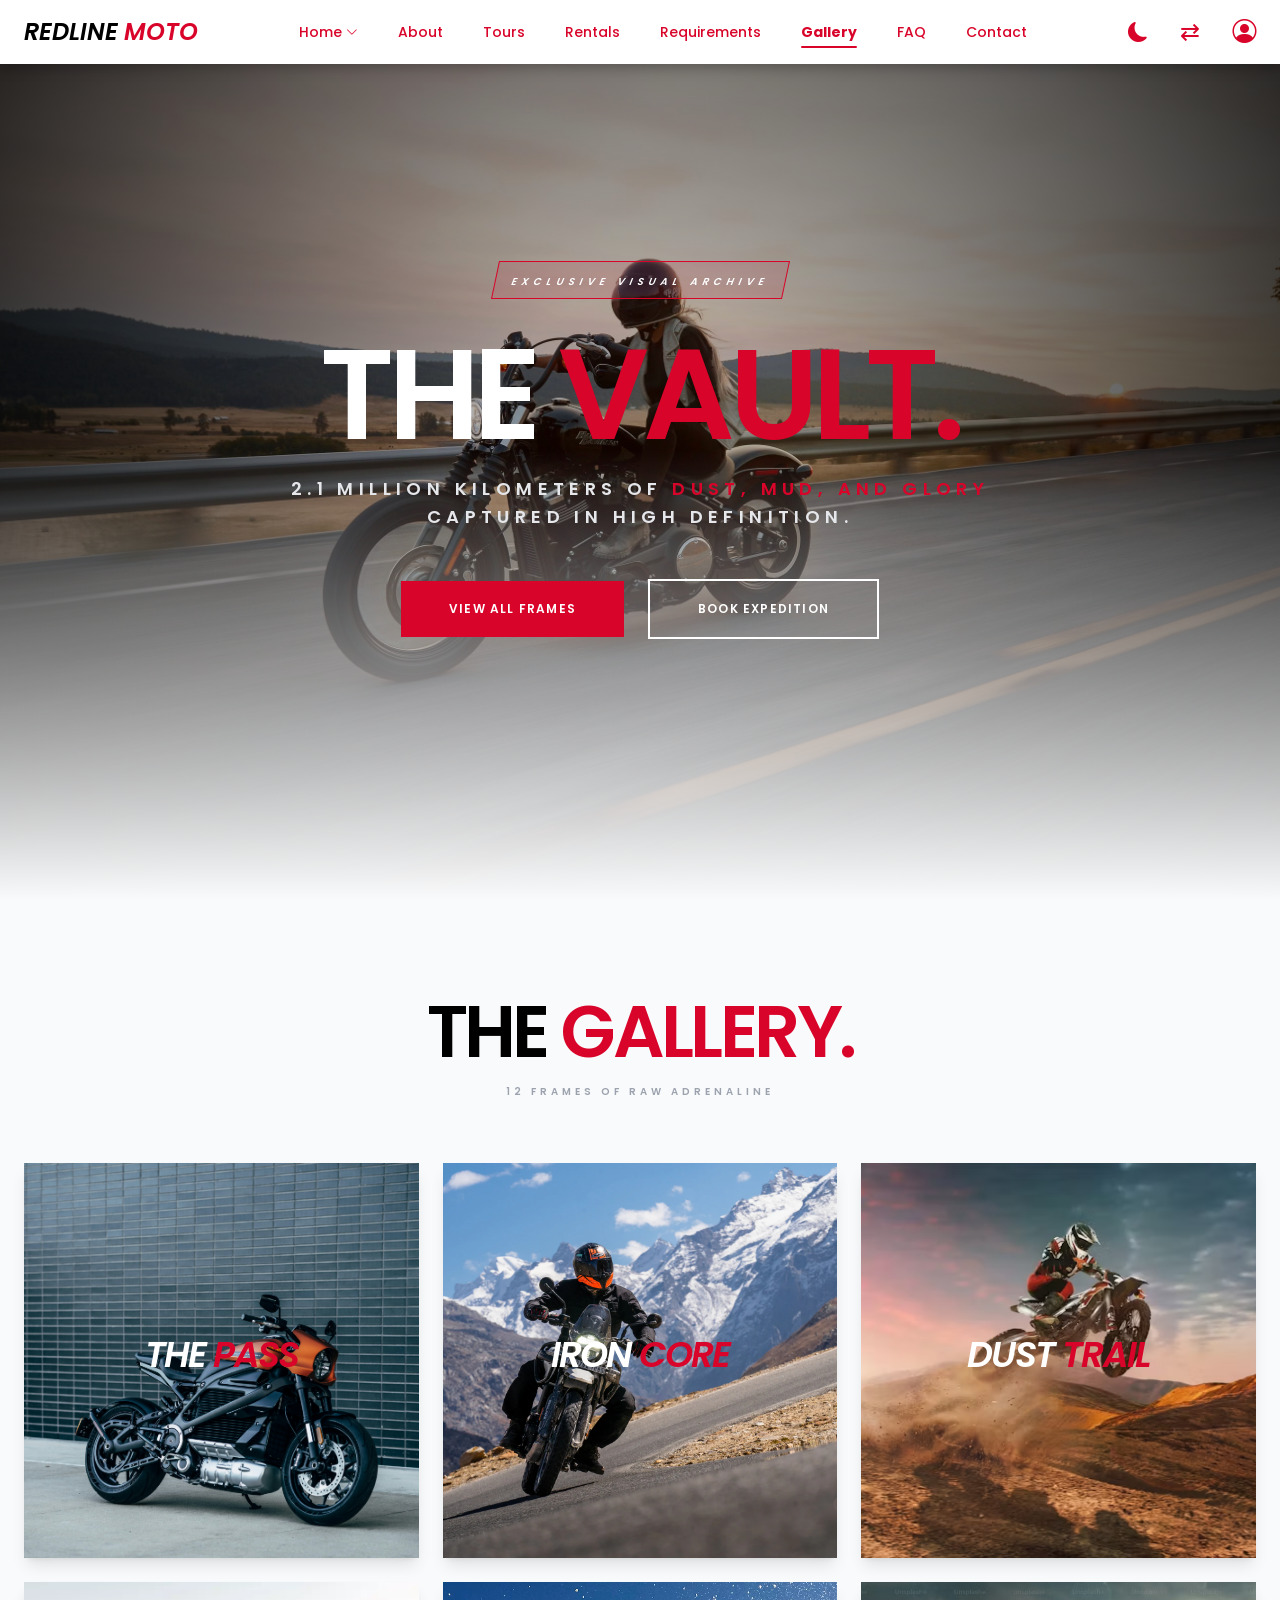
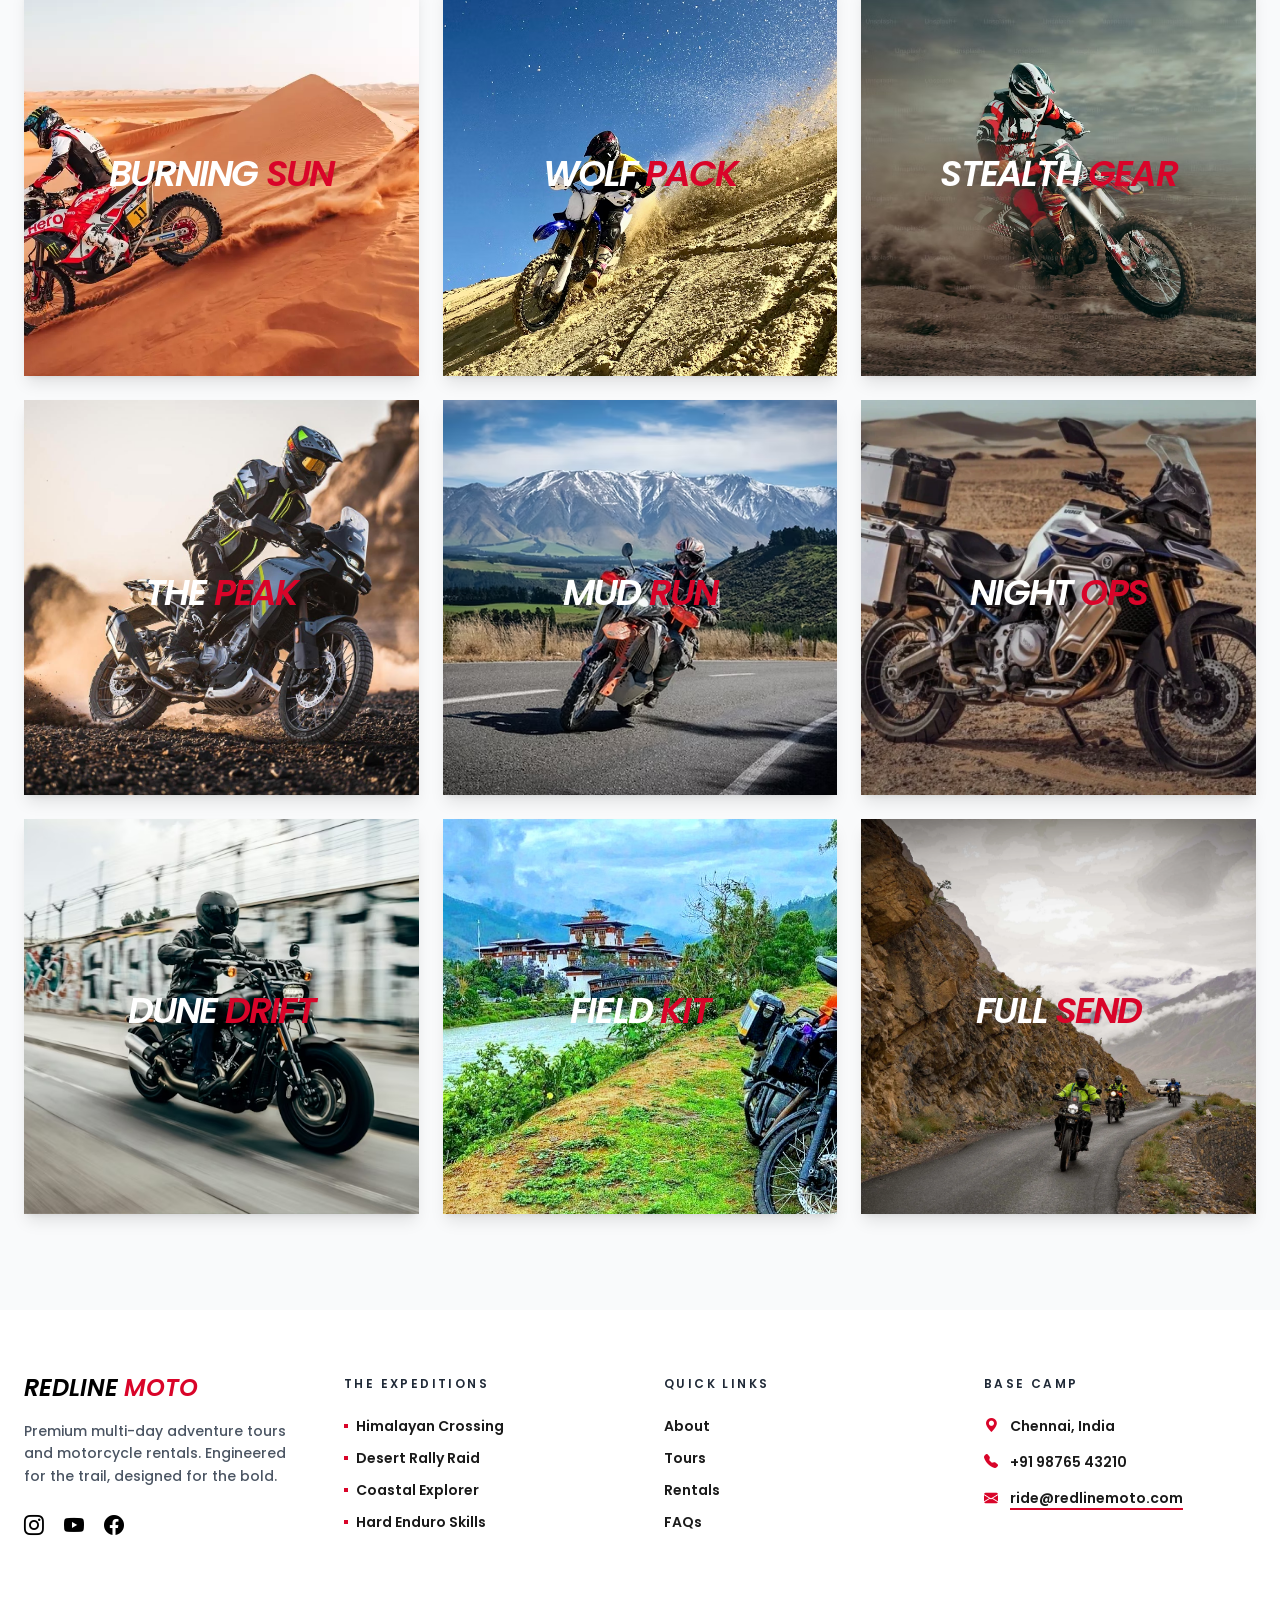
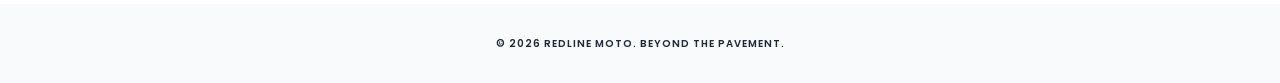
<file: gallery.html>
<!DOCTYPE html>
<html lang="en">

<head>
    <meta charset="UTF-8">
    <meta name="viewport" content="width=device-width, initial-scale=1.0">
    <title>Gallery - Redline Moto</title>
    <link rel="icon" href="images/logo.jpeg">
    <script src="tailwind.js"></script>
    <link rel="stylesheet" href="https://cdn.jsdelivr.net/npm/bootstrap-icons@1.11.3/font/bootstrap-icons.min.css">
    <link rel="stylesheet" href="navbar.css">
    <link rel="stylesheet" href="footer.css">
    <link rel="preconnect" href="https://fonts.googleapis.com">
    <link rel="preconnect" href="https://fonts.gstatic.com" crossorigin>
    <link href="https://fonts.googleapis.com/css2?family=Poppins:wght@300;400;500;600;700&display=swap"
        rel="stylesheet">
    <style>
        /* RTL */
        .rtl {
            direction: rtl;
        }

        [dir="rtl"] .title {
            margin-right: 20px !important;
        }

        /* THEME TOGGLE */
        :root {
            --home-bg: #ffffff;
            --text-color: #111111;
        }

        [data-theme="dark"] {
            --home-bg: #000000;
            --text-color: #ffffff;
        }

        body {
            background-color: var(--home-bg) !important;
            color: var(--text-color);
            transition: background-color 0.4s ease, color 0.4s ease;
        }

        [data-theme="dark"] section,
        [data-theme="dark"] .card {
            background-color: #000000 !important;
        }

        [data-theme="dark"] .btn,
        [data-theme="dark"] .btn1:hover {
            color: #000000 !important;
        }

        [data-theme="dark"] body,
        [data-theme="dark"] p,
        [data-theme="dark"] h1,
        [data-theme="dark"] h2,
        [data-theme="dark"] h3,
        [data-theme="dark"] h4,
        [data-theme="dark"] h5,
        [data-theme="dark"] h6,
        [data-theme="dark"] span,
        [data-theme="dark"] li,
        [data-theme="dark"] a,
        [data-theme="dark"] label,
        [data-theme="dark"] small,
        [data-theme="dark"] strong {
            color: #ffffff !important;
        }
        @media (max-width:770px){
            .image{
                margin-top: 50px;
            }
        }
    </style>
</head>

<body class="font-sans">
    <!-- navbar -->
    <div id="navbar"></div>

    <!-- HERO BANNER -->
<section class="relative h-screen w-full overflow-hidden flex items-center justify-center bg-black">
    
    <div class="absolute inset-0 z-0 group">
        <img src="images/bg5.avif" 
             alt="Redline Moto Gallery" 
             class="w-full h-full object-cover opacity-70 transition-all duration-1000 scale-110 group-hover:scale-100 group-hover:opacity-50">
        
        <div class="absolute inset-0 bg-[radial-gradient(circle,transparent_20%,rgba(0,0,0,0.8)_100%)]"></div>
        
        <div class="absolute inset-0 bg-gradient-to-t from-gray-50 via-transparent to-transparent"></div>
    </div>

    <div class="relative z-10 text-center px-6 max-w-5xl">
        
        <div class="inline-block px-4 py-1.5 border border-[#D90429] mb-8 transform -skew-x-12 bg-[#D90429]/10">
            <span class="text-white text-[10px] font-semibold uppercase tracking-[0.5em] italic">
                Exclusive Visual Archive
            </span>
        </div>

        <h1 class="text-6xl md:text-9xl font-semibold text-white uppercase tracking-tighter leading-none mb-4">
            THE <span class="text-[#D90429]">VAULT.</span>
        </h1>

        <p class="text-gray-200 text-sm md:text-lg font-semibold uppercase tracking-[0.3em] max-w-3xl mx-auto mb-12 leading-tight">
            2.1 Million Kilometers of <span class="text-[#D90429]">Dust, Mud, and Glory</span> captured in high definition.
        </p>

        <div class="flex flex-col md:flex-row justify-center items-center gap-6">
            <a href="gallery.html" class="btn1 px-12 py-5 bg-[#D90429] text-white font-semibold uppercase tracking-widest text-xs transition-all duration-300 hover:bg-white hover:text-black hover:shadow-[0_0_40px_rgba(217,4,41,0.6)] transform hover:-translate-y-2 active:scale-95">
                View All Frames
            </a>
            <a href="contact.html" class="btn1 px-12 py-5 border-2 border-white text-white font-semibold uppercase tracking-widest text-xs transition-all duration-300 hover:bg-white hover:text-black transform hover:-translate-y-2 active:scale-95">
                Book Expedition
            </a>
        </div>
    </div>

</section>
<!-- SECTION1 -->
 <section class="py-24 bg-gray-50">
    <div class="max-w-7xl mx-auto px-6">
        
        <div class="mb-16 text-center">
            <h2 class="text-5xl md:text-7xl font-semibold uppercase tracking-tighter text-black leading-none">
                THE <span class="text-[#D90429]">GALLERY.</span>
            </h2>
            <p class="text-gray-400 font-semibold uppercase tracking-[0.4em] text-[10px] mt-4">12 Frames of Raw Adrenaline</p>
        </div>

        <div class="grid grid-cols-1 md:grid-cols-2 lg:grid-cols-3 gap-6">
            
            <div class="group relative aspect-square overflow-hidden bg-black cursor-pointer shadow-lg">
                <img src="images/bike6.avif" class="absolute inset-0 w-full h-full object-cover transition-all duration-700  group-hover:scale-110 group-hover:opacity-40 group-hover:blur-[2px]">
                <div class="absolute inset-0 flex flex-col items-center justify-center text-center z-10 p-4">
                    <h4 class="text-white text-3xl md:text-4xl font-semibold uppercase italic tracking-tighter transition-all duration-500 group-hover:scale-125 group-hover:text-white drop-shadow-2xl">
                        THE <span class="text-[#D90429]">PASS</span>
                    </h4>
                    <div class="h-[2px] w-0 bg-[#D90429] transition-all duration-500 group-hover:w-20 mt-2"></div>
                </div>
            </div>

            <div class="group relative aspect-square overflow-hidden bg-black cursor-pointer shadow-lg">
                <img src="images/img1.webp" class="absolute inset-0 w-full h-full object-cover transition-all duration-700  group-hover:scale-110 group-hover:opacity-40 group-hover:blur-[2px]">
                <div class="absolute inset-0 flex flex-col items-center justify-center text-center z-10 p-4">
                    <h4 class="text-white text-3xl md:text-4xl font-semibold uppercase italic tracking-tighter transition-all duration-500 group-hover:scale-125 group-hover:text-white drop-shadow-2xl">
                        IRON <span class="text-[#D90429]">CORE</span>
                    </h4>
                    <div class="h-[2px] w-0 bg-[#D90429] transition-all duration-500 group-hover:w-20 mt-2"></div>
                </div>
            </div>

            <div class="group relative aspect-square overflow-hidden bg-black cursor-pointer shadow-lg">
                <img src="images/img4.avif" class="absolute inset-0 w-full h-full object-cover transition-all duration-700  group-hover:scale-110 group-hover:opacity-40 group-hover:blur-[2px]">
                <div class="absolute inset-0 flex flex-col items-center justify-center text-center z-10 p-4">
                    <h4 class="text-white text-3xl md:text-4xl font-semibold uppercase italic tracking-tighter transition-all duration-500 group-hover:scale-125 group-hover:text-white drop-shadow-2xl">
                        DUST <span class="text-[#D90429]">TRAIL</span>
                    </h4>
                    <div class="h-[2px] w-0 bg-[#D90429] transition-all duration-500 group-hover:w-20 mt-2"></div>
                </div>
            </div>

            <div class="group relative aspect-square overflow-hidden bg-black cursor-pointer shadow-lg">
                <img src="images/img2.webp" class="absolute inset-0 w-full h-full object-cover transition-all duration-700  group-hover:scale-110 group-hover:opacity-40 group-hover:blur-[2px]">
                <div class="absolute inset-0 flex flex-col items-center justify-center text-center z-10 p-4">
                    <h4 class="text-white text-3xl md:text-4xl font-semibold uppercase italic tracking-tighter transition-all duration-500 group-hover:scale-125 group-hover:text-white drop-shadow-2xl">
                        BURNING <span class="text-[#D90429]">SUN</span>
                    </h4>
                    <div class="h-[2px] w-0 bg-[#D90429] transition-all duration-500 group-hover:w-20 mt-2"></div>
                </div>
            </div>

            <div class="group relative aspect-square overflow-hidden bg-black cursor-pointer shadow-lg">
                <img src="images/bg1.avif" class="absolute inset-0 w-full h-full object-cover transition-all duration-700  group-hover:scale-110 group-hover:opacity-40 group-hover:blur-[2px]">
                <div class="absolute inset-0 flex flex-col items-center justify-center text-center z-10 p-4">
                    <h4 class="text-white text-3xl md:text-4xl font-semibold uppercase italic tracking-tighter transition-all duration-500 group-hover:scale-125 group-hover:text-white drop-shadow-2xl">
                        WOLF <span class="text-[#D90429]">PACK</span>
                    </h4>
                    <div class="h-[2px] w-0 bg-[#D90429] transition-all duration-500 group-hover:w-20 mt-2"></div>
                </div>
            </div>

            <div class="group relative aspect-square overflow-hidden bg-black cursor-pointer shadow-lg">
                <img src="images/bg2.avif" class="absolute inset-0 w-full h-full object-cover transition-all duration-700  group-hover:scale-110 group-hover:opacity-40 group-hover:blur-[2px]">
                <div class="absolute inset-0 flex flex-col items-center justify-center text-center z-10 p-4">
                    <h4 class="text-white text-3xl md:text-4xl font-semibold uppercase italic tracking-tighter transition-all duration-500 group-hover:scale-125 group-hover:text-white drop-shadow-2xl">
                        STEALTH <span class="text-[#D90429]">GEAR</span>
                    </h4>
                    <div class="h-[2px] w-0 bg-[#D90429] transition-all duration-500 group-hover:w-20 mt-2"></div>
                </div>
            </div>

            <div class="group relative aspect-square overflow-hidden bg-black cursor-pointer shadow-lg">
                <img src="images/bg3.jpg" class="absolute inset-0 w-full h-full object-cover transition-all duration-700  group-hover:scale-110 group-hover:opacity-40 group-hover:blur-[2px]">
                <div class="absolute inset-0 flex flex-col items-center justify-center text-center z-10 p-4">
                    <h4 class="text-white text-3xl md:text-4xl font-semibold uppercase italic tracking-tighter transition-all duration-500 group-hover:scale-125 group-hover:text-white drop-shadow-2xl">
                        THE <span class="text-[#D90429]">PEAK</span>
                    </h4>
                    <div class="h-[2px] w-0 bg-[#D90429] transition-all duration-500 group-hover:w-20 mt-2"></div>
                </div>
            </div>

            <div class="group relative aspect-square overflow-hidden bg-black cursor-pointer shadow-lg">
                <img src="images/bg4.avif" class="absolute inset-0 w-full h-full object-cover transition-all duration-700  group-hover:scale-110 group-hover:opacity-40 group-hover:blur-[2px]">
                <div class="absolute inset-0 flex flex-col items-center justify-center text-center z-10 p-4">
                    <h4 class="text-white text-3xl md:text-4xl font-semibold uppercase italic tracking-tighter transition-all duration-500 group-hover:scale-125 group-hover:text-white drop-shadow-2xl">
                        MUD <span class="text-[#D90429]">RUN</span>
                    </h4>
                    <div class="h-[2px] w-0 bg-[#D90429] transition-all duration-500 group-hover:w-20 mt-2"></div>
                </div>
            </div>

            <div class="group relative aspect-square overflow-hidden bg-black cursor-pointer shadow-lg">
                <img src="images/img8.jpg" class="absolute inset-0 w-full h-full object-cover transition-all duration-700  group-hover:scale-110 group-hover:opacity-40 group-hover:blur-[2px]">
                <div class="absolute inset-0 flex flex-col items-center justify-center text-center z-10 p-4">
                    <h4 class="text-white text-3xl md:text-4xl font-semibold uppercase italic tracking-tighter transition-all duration-500 group-hover:scale-125 group-hover:text-white drop-shadow-2xl">
                        NIGHT <span class="text-[#D90429]">OPS</span>
                    </h4>
                    <div class="h-[2px] w-0 bg-[#D90429] transition-all duration-500 group-hover:w-20 mt-2"></div>
                </div>
            </div>

            <div class="group relative aspect-square overflow-hidden bg-black cursor-pointer shadow-lg">
                <img src="images/img12.avif" class="absolute inset-0 w-full h-full object-cover transition-all duration-700  group-hover:scale-110 group-hover:opacity-40 group-hover:blur-[2px]">
                <div class="absolute inset-0 flex flex-col items-center justify-center text-center z-10 p-4">
                    <h4 class="text-white text-3xl md:text-4xl font-semibold uppercase italic tracking-tighter transition-all duration-500 group-hover:scale-125 group-hover:text-white drop-shadow-2xl">
                        DUNE <span class="text-[#D90429]">DRIFT</span>
                    </h4>
                    <div class="h-[2px] w-0 bg-[#D90429] transition-all duration-500 group-hover:w-20 mt-2"></div>
                </div>
            </div>

            <div class="group relative aspect-square overflow-hidden bg-black cursor-pointer shadow-lg">
                <img src="images/img9.jpg" class="absolute inset-0 w-full h-full object-cover transition-all duration-700 group-hover:scale-110 group-hover:opacity-40 group-hover:blur-[2px]">
                <div class="absolute inset-0 flex flex-col items-center justify-center text-center z-10 p-4">
                    <h4 class="text-white text-3xl md:text-4xl font-semibold uppercase italic tracking-tighter transition-all duration-500 group-hover:scale-125 group-hover:text-white drop-shadow-2xl">
                        FIELD <span class="text-[#D90429]">KIT</span>
                    </h4>
                    <div class="h-[2px] w-0 bg-[#D90429] transition-all duration-500 group-hover:w-20 mt-2"></div>
                </div>
            </div>

            <div class="group relative aspect-square overflow-hidden bg-black cursor-pointer shadow-lg">
                <img src="images/img10.jpg" class="absolute inset-0 w-full h-full object-cover transition-all duration-700  group-hover:scale-110 group-hover:opacity-40 group-hover:blur-[2px]">
                <div class="absolute inset-0 flex flex-col items-center justify-center text-center z-10 p-4">
                    <h4 class="text-white text-3xl md:text-4xl font-semibold uppercase italic tracking-tighter transition-all duration-500 group-hover:scale-125 group-hover:text-white drop-shadow-2xl">
                        FULL <span class="text-[#D90429]">SEND</span>
                    </h4>
                    <div class="h-[2px] w-0 bg-[#D90429] transition-all duration-500 group-hover:w-20 mt-2"></div>
                </div>
            </div>

        </div>
    </div>
</section>

<style>
    @keyframes scrollLine {
        0% { transform: translateY(-100%); }
        100% { transform: translateY(200%); }
    }
    .animate-scrollLine {
        animation: scrollLine 2s ease-in-out infinite;
    }
</style>
        <!-- FOOTER -->
    <div id="footer"></div>
    <script>
        tailwind.config = {
            theme: {
                extend: {
                    fontFamily: {
                        sans: ['Poppins', 'ui-sans-serif', 'system-ui'],
                    },
                },
            },
        }
        lucide.createIcons();
    </script>
    <script src="navbar.js"></script>
    <script src="footer.js"></script>
</body>

</html>
</file>
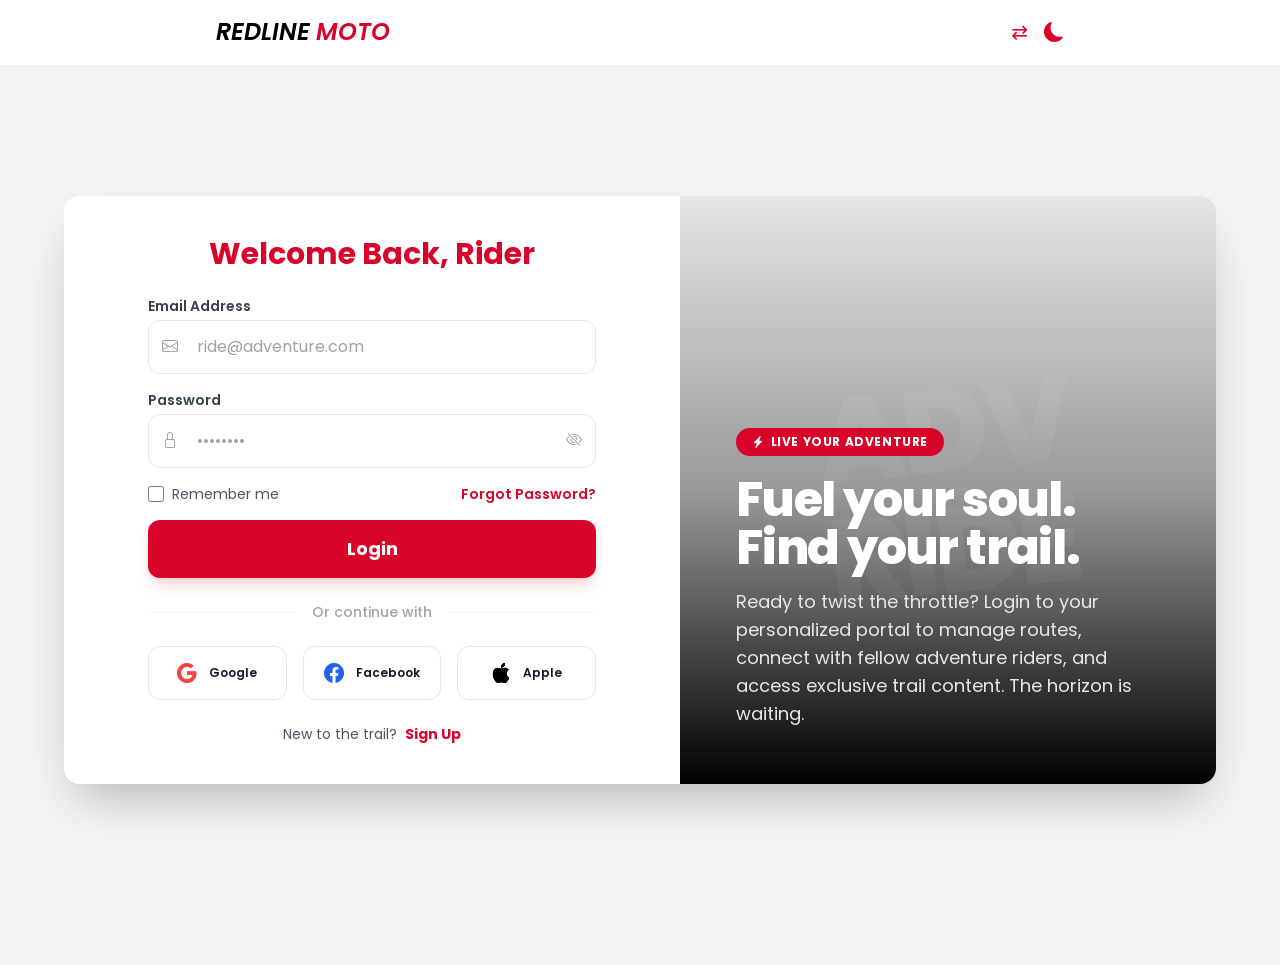
<file: login.html>
<!DOCTYPE html>
<html lang="en" dir="ltr">

<head>
  <meta charset="UTF-8">
  <meta name="viewport" content="width=device-width, initial-scale=1.0">
  <title>Login - Redline Moto</title>
  <link rel="icon" href="images/logo.jpeg">
  <link href="https://fonts.googleapis.com/css2?family=Poppins:wght@300;400;500;600;700&display=swap" rel="stylesheet">
  <script src="tailwind.js"></script>
  <link rel="stylesheet" href="https://cdn.jsdelivr.net/npm/bootstrap-icons@1.11.3/font/bootstrap-icons.min.css">

  <style>
    :root {
      --home-bg: #EFF6FF; /* Soft Blue-50 */
      --text-color: #0F172A;
    }

    [data-theme="dark"] {
      --home-bg: #0F172A; /* Deep Slate-900 */
      --text-color: #F8FAFC;
    }

    [data-theme="dark"] .card {
      background-color: #1E293B; /* Slate-800 */
      border-color: #334155;
    }
[data-theme="dark"] .card1 {
      background-color: black; 
    }
    [data-theme="dark"] .title {
      color: white;
    }

    /* Dark mode input styling */
    [data-theme="dark"] input {
      background-color: #334155;
      border-color: #475569;
      color: white;
    }
    
    [data-theme="dark"] input::placeholder {
      color: #94A3B8;
    }
    [data-theme="dark"] .logo{
  color: #D90429 !important;
}

    body {
      background: var(--home-bg);
      color: var(--text-color);
      transition: background-color 0.4s, color 0.4s;
    }
  </style>
</head>

<body class="font-sans text-sm sm:text-base">

  <nav class="card w-full bg-white shadow-md transition-colors duration-300 border-b border-transparent">
    <div class="max-w-4xl mx-auto px-6 flex items-center justify-between h-16">
 <h1 class="text-2xl">
      <a href="index.html" class="logo italic font-semibold text-[#D90429]">
       <span class="title text-black"> REDLINE </span> MOTO
      </a>
    </h1>
      <div class="flex gap-4 text-xl ">
        <button id="rtlToggle" class="title text-[#D90429]  transition">⇄</button>
        <button id="theme-toggle" class="title text-[#D90429] transition">
          <i class="bi bi-moon-fill"></i>
        </button>
      </div>

    </div>
  </nav>

<div class="card1 min-h-screen bg-gray-100 flex justify-center items-center p-4 sm:p-8 overflow-y-auto">
  
  <div class="w-full max-w-6xl bg-white rounded-2xl shadow-2xl overflow-hidden flex flex-col lg:flex-row items-stretch mt-[-40px] sm:mt-[-50px]">

    <div class="card flex-1 w-full p-6 sm:p-10 flex flex-col justify-center bg-white">
      <div class="max-w-md mx-auto w-full">
        
        <div class="text-center mb-4 sm:mb-6">
            <h2 class="title text-2xl sm:text-3xl font-bold mb-1 sm:mb-2 text-[#D90429]">
              Welcome Back, Rider
            </h2>
        </div>

        <form class="space-y-4 sm:space-y-4">
          <div>
            <label class="title block text-xs sm:text-sm font-semibold text-gray-700 mb-1">Email Address</label>
            <div class="relative">
              <span class="absolute left-3.5 top-1/2 -translate-y-1/2 text-gray-400">
                <i class="bi bi-envelope"></i>
              </span>
              <input type="email" placeholder="ride@adventure.com"
                class="w-full p-3 sm:p-3.5 pl-10 sm:pl-12 rounded-xl border border-gray-200 focus:ring-2 focus:ring-red-500/20 focus:border-[#D90429] outline-none transition text-sm sm:text-base" required>
            </div>
          </div>

          <div>
            <label class="title block text-xs sm:text-sm font-semibold text-gray-700 mb-1">Password</label>
            <div class="relative w-full">
              <span class="absolute left-3.5 top-1/2 -translate-y-1/2 text-gray-400">
                <i class="bi bi-lock"></i>
              </span>
              <input type="password" id="loginPassword" placeholder="••••••••"
                class="w-full p-3 sm:p-3.5 pl-10 pr-10 sm:pl-12 sm:pr-12 rounded-xl border border-gray-200 focus:ring-2 focus:ring-red-500/20 focus:border-[#D90429] outline-none transition text-sm sm:text-base" required>
              <button type="button" onclick="togglePassword('loginPassword', this)" class="absolute right-3.5 top-1/2 -translate-y-1/2 text-gray-400 hover:text-[#D90429] focus:outline-none">
                <i class="bi bi-eye-slash"></i>
              </button>
            </div>
          </div>

          <div class="flex items-center justify-between text-xs sm:text-sm mt-1 sm:mt-2">
            <div class="flex items-center gap-2">
              <input type="checkbox" id="remember" class="accent-[#D90429] w-3 h-3 sm:w-4 sm:h-4 cursor-pointer">
              <label for="remember" class="title cursor-pointer text-gray-600">Remember me</label>
            </div>
            <a href="#" class="text-[#D90429] font-semibold hover:underline decoration-2 underline-offset-4">Forgot Password?</a>
          </div>

          <button
            class="w-full bg-[#D90429] text-white py-3 sm:py-3.5 rounded-xl font-bold transition duration-300 hover:bg-black border border-transparent hover:border-black shadow-lg shadow-red-500/20 hover:shadow-black/10 active:scale-[0.98] mt-4 sm:mt-6 text-base sm:text-lg">
           Login 
          </button>
        </form>
        
        <div class="my-4 sm:my-6 flex items-center">
          <hr class="flex-grow border-gray-100 dark:border-gray-600">
          <span class="px-3 sm:px-4 text-gray-400 text-xs sm:text-sm font-medium">Or continue with</span>
          <hr class="flex-grow border-gray-100 dark:border-gray-600">
        </div>

        <div class="grid grid-cols-3 gap-3 sm:gap-4">
          <button type="button" class="flex items-center justify-center gap-0 sm:gap-3 py-2.5 sm:py-3 border border-gray-200 dark:border-gray-600 rounded-xl hover:bg-red-50 hover:text-[#D90429] transition duration-300 title group text-xs font-semibold">
            <i class="bi bi-google text-lg sm:text-xl text-red-500"></i> 
            <span class="hidden sm:inline">Google</span>
          </button>
          <button type="button" class="flex items-center justify-center gap-0 sm:gap-3 py-2.5 sm:py-3 border border-gray-200 dark:border-gray-600 rounded-xl hover:bg-red-50 hover:text-[#D90429] transition duration-300 title group text-xs font-semibold">
            <i class="bi bi-facebook text-lg sm:text-xl text-blue-600"></i> 
            <span class="hidden sm:inline">Facebook</span>
          </button>
          <button type="button" class="flex items-center justify-center gap-0 sm:gap-3 py-2.5 sm:py-3 border border-gray-200 dark:border-gray-600 rounded-xl hover:bg-red-50 hover:text-[#D90429] transition duration-300 title group text-xs font-semibold">
            <i class="bi bi-apple text-lg sm:text-xl text-black"></i> 
            <span class="hidden sm:inline">Apple</span>
          </button>
        </div>

        <p class="title mt-4 sm:mt-6 text-center text-xs sm:text-sm text-gray-600">
          New to the trail?
          <a href="sign.html" class="text-[#D90429] font-bold hover:underline decoration-2 underline-offset-4 ml-1">
            Sign Up
          </a>
        </p>

      </div>
    </div>

    <div class="hidden lg:flex flex-1 w-full lg:w-1/2 relative bg-cover bg-center flex-col justify-end" 
         style="background-image: url('https://images.unsplash.com/photo-1558981403-c5f9899a28bc?ixlib=rb-4.0.3&auto=format&fit=crop&w=1600&q=80');">
      
      <div class="absolute inset-0 bg-gradient-to-t from-black via-black/40 to-black/10"></div>
      
      <div class="absolute inset-0 p-8 flex justify-center items-center">
          <h1 class="text-[120px] font-extrabold uppercase text-white/5 tracking-tighter transform -rotate-6 select-none leading-none">
              ADV<br>RIDE
          </h1>
      </div>
      
      <div class="relative z-10 p-10 sm:p-14 text-white">
        <div class="inline-flex items-center px-4 py-1.5 bg-[#D90429] rounded-full text-xs font-bold uppercase tracking-wider mb-5">
           <i class="bi bi-lightning-charge-fill mr-1.5"></i> Live Your Adventure
        </div>
        <h3 class="text-4xl sm:text-5xl font-extrabold mb-4 leading-tight tracking-tight max-w-lg">
          Fuel your soul. <br>Find your trail.
        </h3>
        <p class="text-gray-200 text-base sm:text-lg leading-relaxed max-w-md">
          Ready to twist the throttle? Login to your personalized portal to manage routes, connect with fellow adventure riders, and access exclusive trail content. The horizon is waiting.
        </p>
      </div>

    </div>

  </div>
</div>

  <script>

    // RTL Toggle
    const rtlToggle = document.getElementById('rtlToggle');
    rtlToggle.onclick = () => {
      document.documentElement.dir =
        document.documentElement.dir === "rtl" ? "ltr" : "rtl";
    }

    // Theme Toggle
    const btn = document.getElementById("theme-toggle");
    const saved = localStorage.getItem("theme");

    if (saved) {
      document.documentElement.dataset.theme = saved;
      btn.innerHTML = saved === "dark"
        ? '<i class="bi bi-sun-fill"></i>'
        : '<i class="bi bi-moon-fill"></i>';
    }

    btn.onclick = () => {
      let theme = document.documentElement.dataset.theme === "dark" ? "light" : "dark";
      document.documentElement.dataset.theme = theme;
      localStorage.setItem("theme", theme);
      btn.innerHTML = theme === "dark"
        ? '<i class="bi bi-sun-fill"></i>'
        : '<i class="bi bi-moon-fill"></i>';
    }
    
    tailwind.config = {
      theme: {
        extend: {
          fontFamily: {
            sans: ['Poppins', 'ui-sans-serif', 'system-ui'],
          },
        },
      },
    }
    
    // Toggle Password Visibility
    function togglePassword(inputId, btn) {
      const input = document.getElementById(inputId);
      const icon = btn.querySelector('i');
      if (input.type === 'password') {
        input.type = 'text';
        icon.classList.remove('bi-eye-slash');
        icon.classList.add('bi-eye');
      } else {
        input.type = 'password';
        icon.classList.remove('bi-eye');
        icon.classList.add('bi-eye-slash');
      }
    }

  </script>

</body>

</html>
</file>
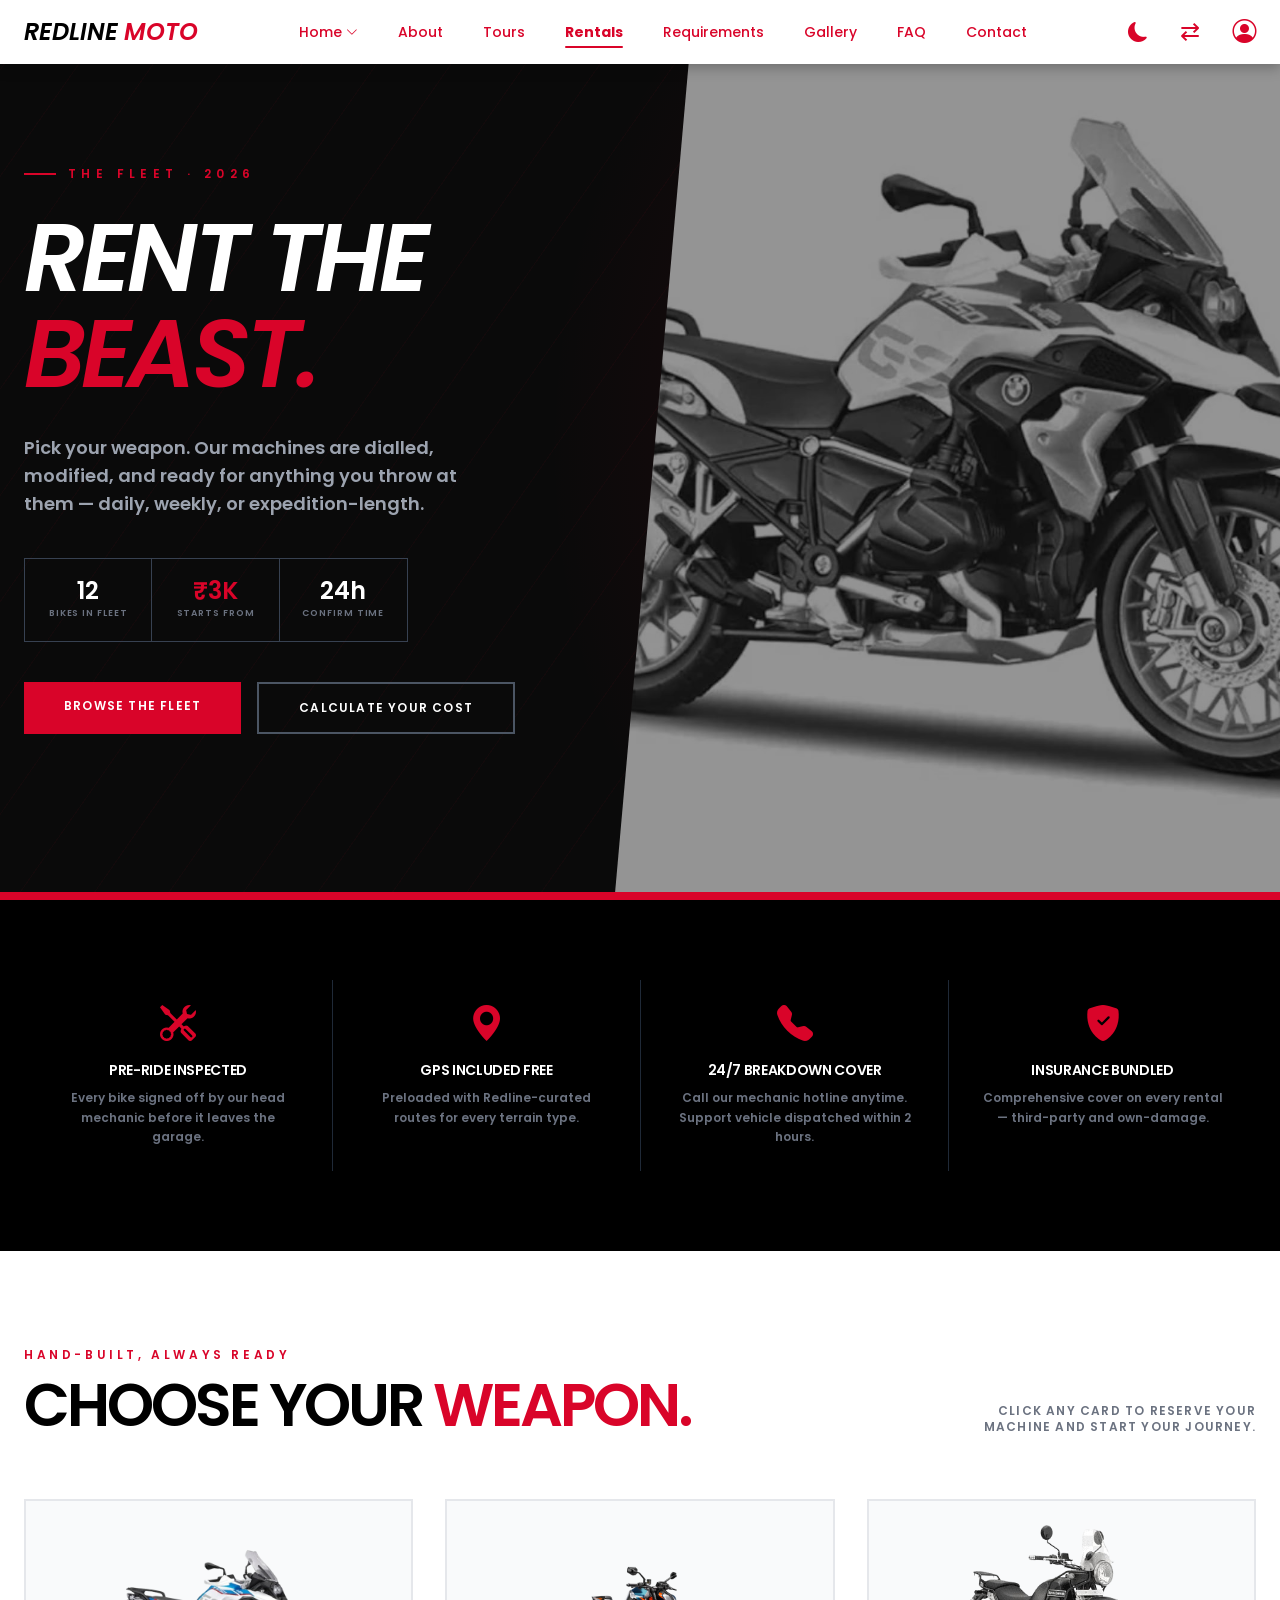
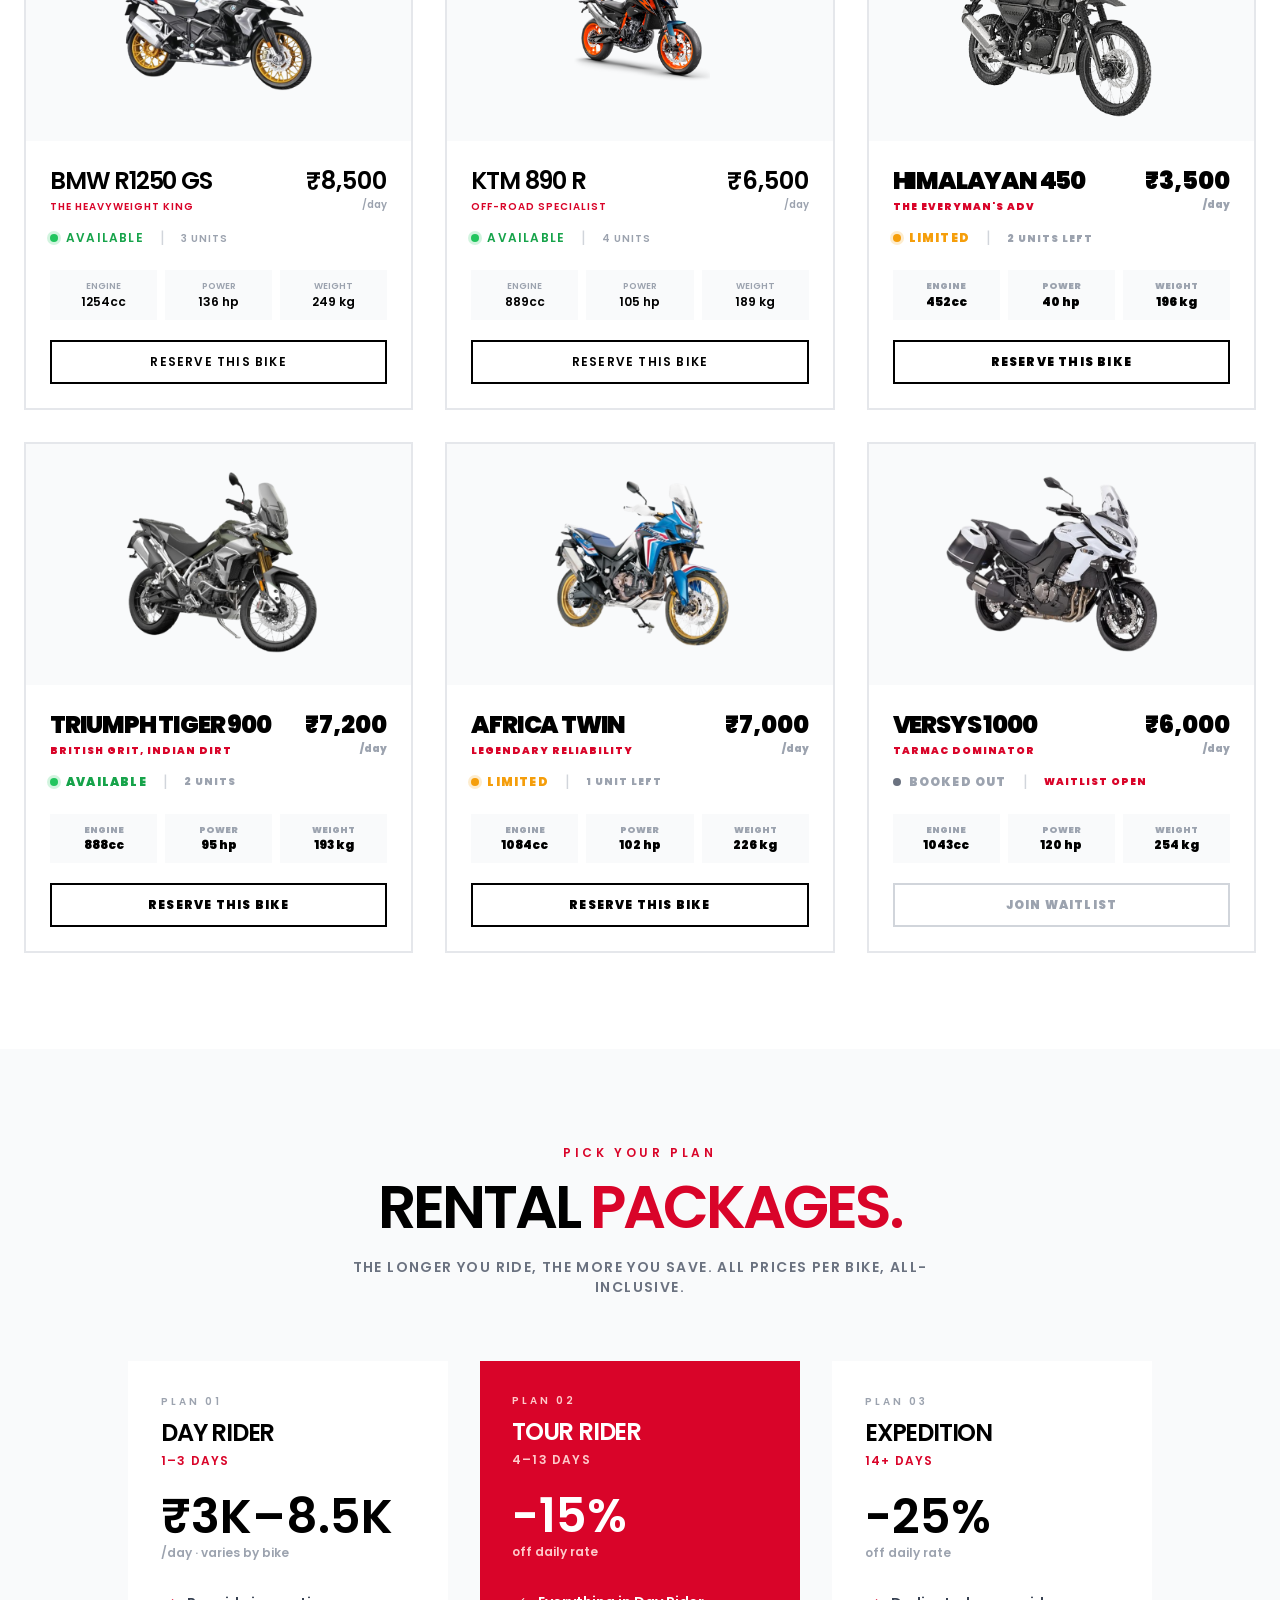
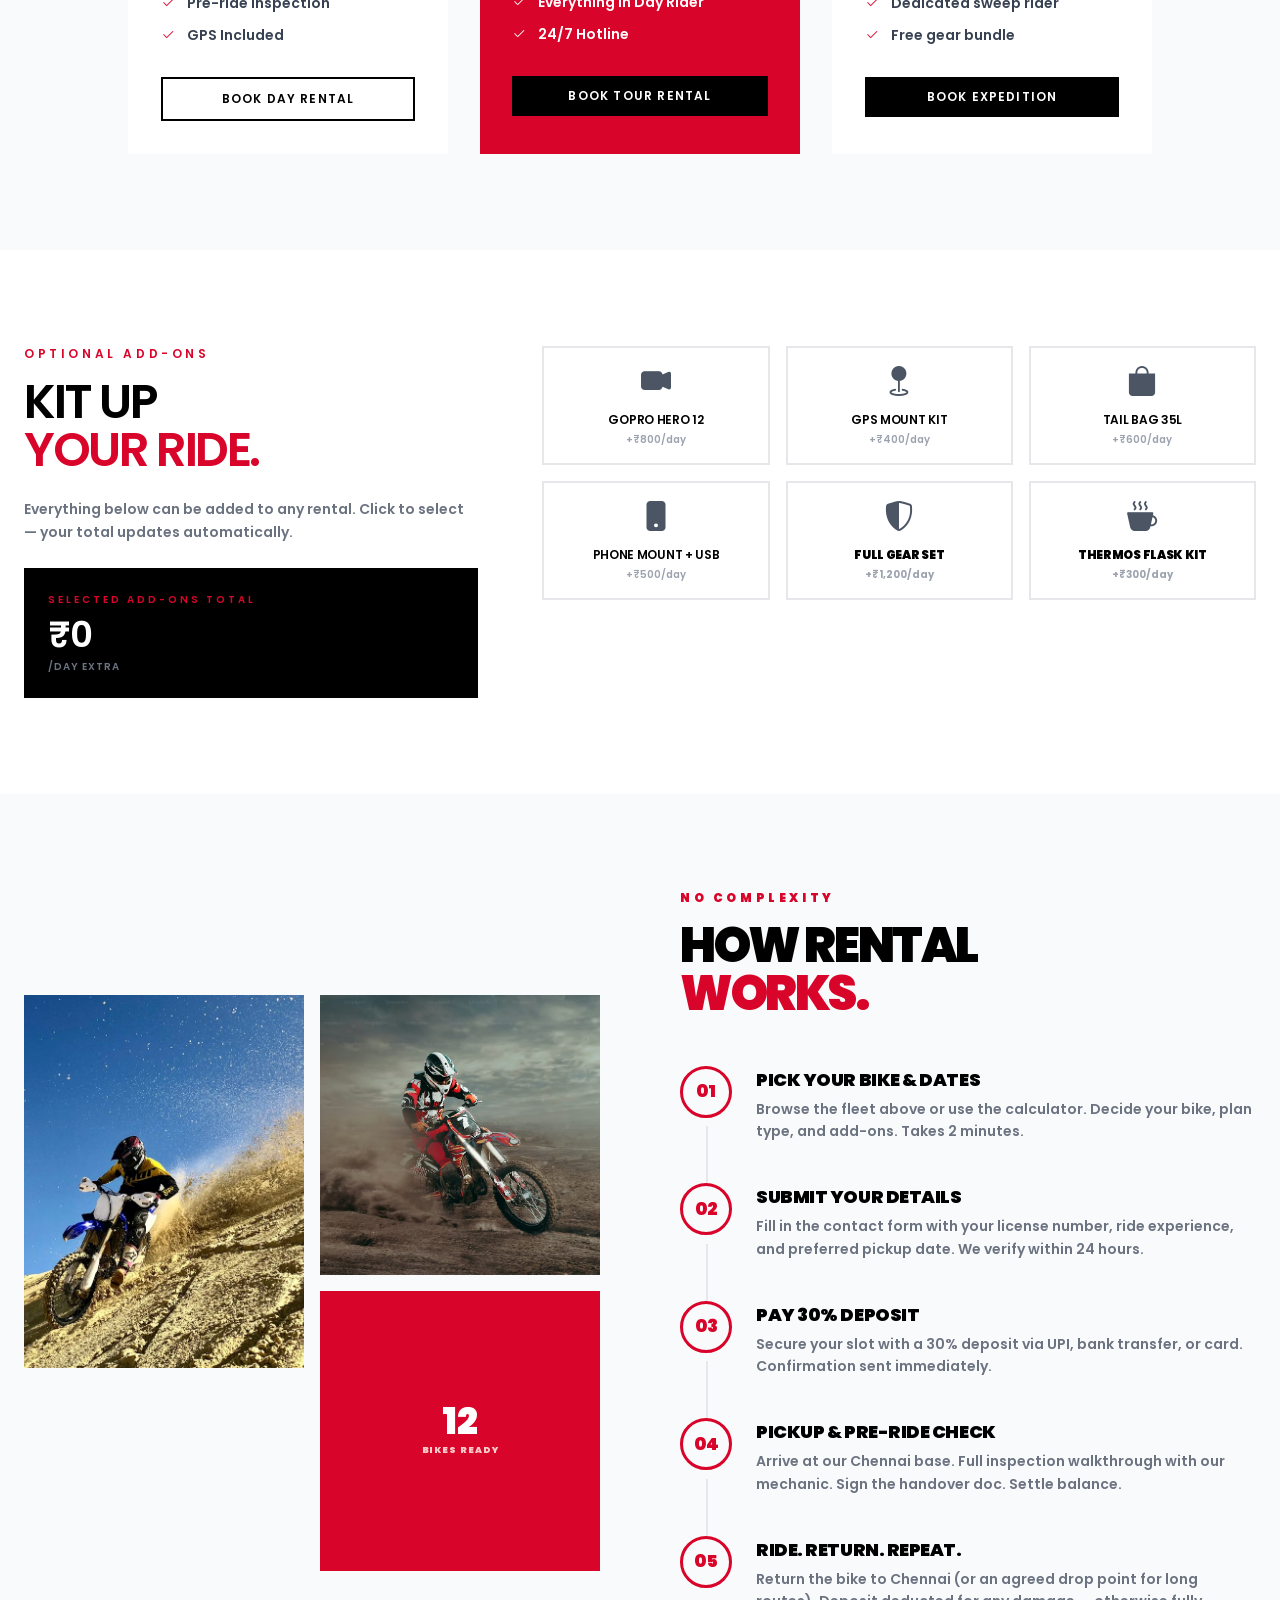
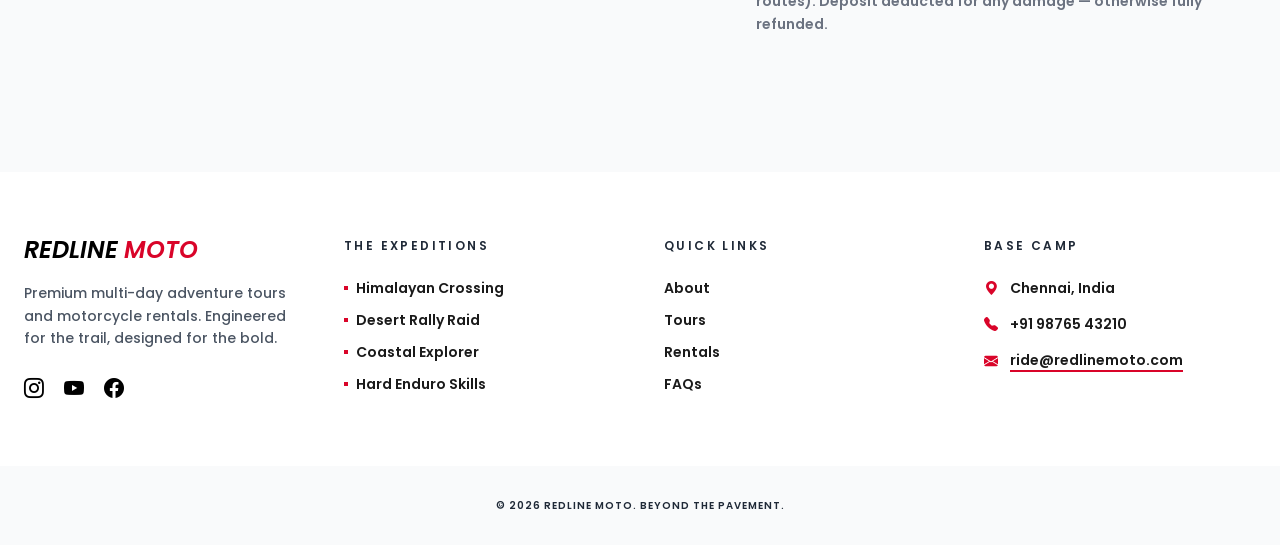
<file: rental.html>
<!DOCTYPE html>
<html lang="en">

<head>
    <meta charset="UTF-8">
    <meta name="viewport" content="width=device-width, initial-scale=1.0">
    <title>Rentals - Redline Moto</title>
    <link rel="icon" href="images/logo.jpeg">
    <script src="tailwind.js"></script>
    <link rel="stylesheet" href="https://cdn.jsdelivr.net/npm/bootstrap-icons@1.11.3/font/bootstrap-icons.min.css">
    <link rel="stylesheet" href="navbar.css">
    <link rel="stylesheet" href="footer.css">
    <link rel="preconnect" href="https://fonts.googleapis.com">
    <link rel="preconnect" href="https://fonts.gstatic.com" crossorigin>
    <link href="https://fonts.googleapis.com/css2?family=Poppins:wght@300;400;500;600;700;900&display=swap" rel="stylesheet">

    <style>
        /* ══ THEME ══════════════════════════════════════ */
        :root { --bg:#fff; --fg:#111; }
        [data-theme="dark"] { --bg:#000; --fg:#fff; }

        body {
            background-color: var(--bg) !important;
            color: var(--fg);
            transition: background-color .4s ease, color .4s ease;
            font-family: 'Poppins', sans-serif;
        }
        [data-theme="dark"] section,
        [data-theme="dark"] .card { background-color:#000 !important; }
        [data-theme="dark"] body,[data-theme="dark"] p,[data-theme="dark"] h1,
        [data-theme="dark"] h2,[data-theme="dark"] h3,[data-theme="dark"] h4,
        [data-theme="dark"] h5,[data-theme="dark"] h6,[data-theme="dark"] span,
        [data-theme="dark"] li,[data-theme="dark"] a,[data-theme="dark"] label,
        [data-theme="dark"] small,[data-theme="dark"] strong { color:#fff !important; }

        /* ══ HERO ═══════════════════════════════════════ */
        .hero-rentals {
            min-height: 100vh;
            background: #0a0a0a;
            position: relative;
            overflow: hidden;
            display: flex;
            align-items: center;
        }
        [data-theme="dark"] .btn,
        [data-theme="dark"] .btn1:hover {
            color: #000000 !important;
        }
        /* animated diagonal stripes bg */
        .hero-stripes {
            position: absolute;
            inset: 0;
            background: repeating-linear-gradient(
                -55deg,
                transparent,
                transparent 60px,
                rgba(217,4,41,0.04) 60px,
                rgba(217,4,41,0.04) 61px
            );
            pointer-events: none;
        }
        .hero-spotlight {
            position: absolute;
            top: -20%;
            right: -10%;
            width: 70%;
            height: 140%;
            background: radial-gradient(ellipse at center, rgba(217,4,41,0.12) 0%, transparent 65%);
            pointer-events: none;
        }
        .hero-bike-panel {
            position: absolute;
            top: 0; right: 0;
            width: 52%;
            height: 100%;
            background: #111;
            clip-path: polygon(12% 0, 100% 0, 100% 100%, 0% 100%);
        }
        .hero-bike-panel img {
            width: 100%;
            height: 100%;
            object-fit: cover;
            opacity: .55;
            mix-blend-mode: luminosity;
        }
        @media(max-width:1023px){
            .hero-bike-panel {
                width:100%; clip-path:none; opacity:.18;
                position:absolute; inset:0;
            }
        }

        /* ══ MARQUEE ════════════════════════════════════ */
        .marquee-track {
            display:flex; width:max-content;
            animation: marquee 22s linear infinite;
        }
        @keyframes marquee {
            from { transform:translateX(0); }
            to   { transform:translateX(-50%); }
        }

        /* ══ BIKE SHOWCASE CARD ═════════════════════════ */
        .bike-card {
            border: 2px solid #e5e7eb;
            transition: border-color .3s, transform .35s, box-shadow .35s;
            position: relative;
            overflow: hidden;
            background: #fff;
        }
        .bike-card::before {
            content:'';
            position:absolute;
            bottom:0; left:0;
            width:0; height:4px;
            background:#D90429;
            transition: width .4s ease;
        }
        .bike-card:hover::before { width:100%; }
        .bike-card:hover {
            border-color:#D90429;
            transform:translateY(-8px);
            box-shadow:0 24px 50px rgba(0,0,0,0.12);
        }
        .bike-card img {
            transition: transform .6s ease;
        }
        .bike-card:hover img { transform: scale(1.06); }
        .bike-card .avail-dot {
            width:8px; height:8px;
            border-radius:50%;
            display:inline-block;
        }
        .avail-dot.available { background:#22c55e; box-shadow:0 0 0 3px rgba(34,197,94,.2); }
        .avail-dot.limited   { background:#f59e0b; box-shadow:0 0 0 3px rgba(245,158,11,.2); }
        .avail-dot.booked    { background:#6b7280; }

        /* ══ SPEC TABLE ═════════════════════════════════ */
        .spec-row { border-bottom:1px solid #f3f4f6; }
        .spec-row:last-child { border:none; }
        [data-theme="dark"] .spec-row { border-color:#1f1f1f; }



        /* ══ RENTAL TIERS ═══════════════════════════════ */
        .tier-card {
            position:relative;
            border:2px solid #000;
            transition: transform .3s, box-shadow .3s;
            overflow:hidden;
        }
        .tier-card:hover {
            transform:translateY(-6px);
            box-shadow:8px 8px 0 #D90429;
        }
        .tier-card.featured {
            border-color:#D90429;
            background:#D90429;
        }
        .tier-card.featured:hover {
            box-shadow:8px 8px 0 #000;
        }
        .tier-ribbon {
            position:absolute;
            top:18px; right:-28px;
            background:#000;
            color:#fff;
            font-size:.55rem;
            font-weight:900;
            text-transform:uppercase;
            letter-spacing:.2em;
            padding:.3rem 2.5rem;
            transform:rotate(35deg);
        }

        /* ══ GEAR ADD-ONS ═══════════════════════════════ */
        .gear-item {
            border:2px solid #e5e7eb;
            transition: border-color .25s, background .25s;
            cursor:pointer;
            position:relative;
        }
        .gear-item:hover { border-color:#D90429; }
        .gear-item.selected {
            border-color:#D90429;
            background:#D90429;
        }
        .gear-item.selected * { color:#fff !important; }
        .gear-check {
            position:absolute; top:10px; right:10px;
            width:20px; height:20px;
            background:#fff;
            border-radius:50%;
            display:flex; align-items:center; justify-content:center;
            opacity:0;
            transition:opacity .2s;
        }
        .gear-item.selected .gear-check { opacity:1; }

        /* ══ BOOKING CALCULATOR ═════════════════════════ */
        .calc-input {
            border:2px solid #000;
            padding:.75rem 1rem;
            font-family:'Poppins',sans-serif;
            font-weight:700;
            font-size:.85rem;
            width:100%;
            background:transparent;
            color:inherit;
            outline:none;
            transition:border-color .2s;
        }
        .calc-input:focus { border-color:#D90429; }
        .calc-select {
            border:2px solid #000;
            padding:.75rem 1rem;
            font-family:'Poppins',sans-serif;
            font-weight:700;
            font-size:.85rem;
            width:100%;
            background:#fff;
            color:#000;
            outline:none;
            cursor:pointer;
            appearance:none;
            transition:border-color .2s;
        }
        .calc-select:focus { border-color:#D90429; }
        [data-theme="dark"] .calc-select { background:#111; color:#fff; }
        [data-theme="dark"] .calc-input { border-color:#444; }
        [data-theme="dark"] .calc-select { border-color:#444; }
        /* ══ PROCESS RINGS ══════════════════════════════ */
        .ring-step {
            display:flex; align-items:flex-start; gap:1.5rem;
            position:relative; padding-bottom:2.5rem;
        }
        .ring-step::after {
            content:''; position:absolute;
            left:1.6rem; top:3.8rem; bottom:0;
            width:2px; background:#e5e7eb;
        }
        .ring-step:last-child::after { display:none; }
        [data-theme="dark"] .ring-step::after { background:#222; }
        .ring-num {
            width:52px; height:52px; flex-shrink:0;
            border-radius:50%;
            display:flex; align-items:center; justify-content:center;
            font-weight:900; font-size:1.1rem;
            border:3px solid #D90429;
            color:#D90429;
            background:transparent;
            transition: background .3s, color .3s;
        }
        .ring-step:hover .ring-num {
            background:#D90429; color:#fff;
        }

        /* ══ TESTIMONIAL TICKER ═════════════════════════ */
        .review-card {
            min-width:340px;
            border:2px solid #e5e7eb;
            background:#fff;
            padding:2rem;
            flex-shrink:0;
        }
        [data-theme="dark"] .review-card { background:#0a0a0a; border-color:#222; }

        /* ══ FADE-UP ════════════════════════════════════ */
        .fade-up {
            opacity:0; transform:translateY(36px);
            transition:opacity .7s ease, transform .7s ease;
        }
        .fade-up.visible { opacity:1; transform:translateY(0); }

        /* ══ DARK OVERRIDES ═════════════════════════════ */
        [data-theme="dark"] .bike-card { background:#0a0a0a !important; border-color:#222; }
        [data-theme="dark"] .bike-card:hover { border-color:#D90429; }
        [data-theme="dark"] .tier-card { border-color:#fff; background:#0a0a0a; }
        [data-theme="dark"] .tier-card.featured { background:#D90429; border-color:#D90429; }
        [data-theme="dark"] .gear-item { border-color:#333; background:#0a0a0a; }
        [data-theme="dark"] .bg-white { background:#000 !important; }
        [data-theme="dark"] .bg-gray-50 { background:#0a0a0a !important; }
        [data-theme="dark"] .bg-gray-100 { background:#111 !important; }
        [data-theme="dark"] .border-black { border-color:#fff !important; }
        [data-theme="dark"] .border-gray-200 { border-color:#222 !important; }
        [data-theme="dark"] .text-black { color:#fff !important; }
        [data-theme="dark"] .text-gray-600 { color:#aaa !important; }
        [data-theme="dark"] .text-gray-500 { color:#888 !important; }
        [data-theme="dark"] .text-gray-400 { color:#666 !important; }
    </style>
</head>

<body>
    <div id="navbar"></div>

    <!-- ═══════════════════════════════════════════════
         HERO — SPLIT LAYOUT
    ═══════════════════════════════════════════════ -->
    <section class="hero-rentals">
        <div class="hero-stripes"></div>
        <div class="hero-spotlight"></div>

        <div class="hero-bike-panel">
            <img src="images/bike1.jpg" alt="Fleet Hero" />
        </div>

        <div class="relative z-10 max-w-7xl mx-auto px-6 py-28 w-full">
            <div class="max-w-xl">

                <div class="flex items-center gap-3 mb-7">
                    <div class="w-8 h-0.5 bg-[#D90429]"></div>
                    <p class="text-[#D90429] uppercase tracking-[0.45em] font-semibold text-xs">The Fleet · 2026</p>
                </div>

                <h1 class="italic text-white text-5xl sm:text-6xl md:text-8xl font-semibold uppercase tracking-tighter leading-[0.86] mb-8">
                    RENT THE<br>
                    <span class="text-[#D90429]">BEAST.</span>
                </h1>

                <p class="text-gray-400 text-base md:text-lg font-semibold leading-relaxed mb-10 max-w-md">
                    Pick your weapon. Our machines are dialled, modified, and ready for anything you throw at them — daily, weekly, or expedition-length.
                </p>

                <!-- inline quick stats -->
                <div class="grid grid-cols-3 gap-0 border border-gray-700 mb-10 max-w-sm">
                    <div class="p-5 border-r border-gray-700 text-center">
                        <p class="text-white text-2xl font-semibold leading-none">12</p>
                        <p class="text-gray-500 text-[9px] font-semibold uppercase tracking-widest mt-1">Bikes in Fleet</p>
                    </div>
                    <div class="p-5 border-r border-gray-700 text-center">
                        <p class="text-[#D90429] text-2xl font-semibold leading-none">₹3K</p>
                        <p class="text-gray-500 text-[9px] font-semibold uppercase tracking-widest mt-1">Starts From</p>
                    </div>
                    <div class="p-5 text-center">
                        <p class="text-white text-2xl font-semibold leading-none">24h</p>
                        <p class="text-gray-500 text-[9px] font-semibold uppercase tracking-widest mt-1">Confirm Time</p>
                    </div>
                </div>

                <div class="flex flex-wrap gap-4">
                    <a href="rental.html"
                        class="btn1 px-10 py-4 bg-[#D90429] text-white font-semibold uppercase tracking-widest text-xs hover:bg-white hover:text-black transition-all duration-300">
                        Browse the Fleet
                    </a>
                    <a href="contact.html"
                        class="px-10 py-4 border-2 border-gray-600 text-white font-semibold uppercase tracking-widest text-xs hover:border-[#D90429] hover:text-[#D90429] transition-all duration-300">
                        Calculate Your Cost
                    </a>
                </div>

            </div>
        </div>

        <!-- Bottom red bar -->
        <div class="absolute bottom-0 left-0 w-full h-2 bg-[#D90429]"></div>
    </section>


    <!-- ═══════════════════════════════════════════════
         WHY RENT WITH US — HORIZONTAL FEATURE STRIP
    ═══════════════════════════════════════════════ -->
    <section class="py-20 bg-black ">
        <div class="max-w-7xl mx-auto px-6">
            <div class="grid grid-cols-1 md:grid-cols-2 lg:grid-cols-4 gap-0 divide-x divide-gray-800">

                <div class="px-8 py-6 text-center fade-up">
                    <div class="text-[#D90429] text-4xl mb-4"><i class="bi bi-tools"></i></div>
                    <h4 class="text-white text-sm font-semibold uppercase tracking-tight mb-2">Pre-Ride Inspected</h4>
                    <p class="text-gray-500 text-xs font-semibold leading-relaxed">Every bike signed off by our head mechanic before it leaves the garage.</p>
                </div>

                <div class="px-8 py-6 text-center fade-up" style="transition-delay:.07s">
                    <div class="text-[#D90429] text-4xl mb-4"><i class="bi bi-geo-alt-fill"></i></div>
                    <h4 class="text-white text-sm font-semibold uppercase tracking-tight mb-2">GPS Included Free</h4>
                    <p class="text-gray-500 text-xs font-semibold leading-relaxed">Preloaded with Redline-curated routes for every terrain type.</p>
                </div>

                <div class="px-8 py-6 text-center fade-up" style="transition-delay:.14s">
                    <div class="text-[#D90429] text-4xl mb-4"><i class="bi bi-telephone-fill"></i></div>
                    <h4 class="text-white text-sm font-semibold uppercase tracking-tight mb-2">24/7 Breakdown Cover</h4>
                    <p class="text-gray-500 text-xs font-semibold leading-relaxed">Call our mechanic hotline anytime. Support vehicle dispatched within 2 hours.</p>
                </div>

                <div class="px-8 py-6 text-center fade-up" style="transition-delay:.21s">
                    <div class="text-[#D90429] text-4xl mb-4"><i class="bi bi-shield-fill-check"></i></div>
                    <h4 class="text-white text-sm font-semibold uppercase tracking-tight mb-2">Insurance Bundled</h4>
                    <p class="text-gray-500 text-xs font-semibold leading-relaxed">Comprehensive cover on every rental — third-party and own-damage.</p>
                </div>

            </div>
        </div>
    </section>

    <!-- ═══════════════════════════════════════════════
         THE FLEET — EXPANDABLE BIKE CARDS
    ═══════════════════════════════════════════════ -->
    <section id="fleet" class="py-24 bg-white">
        <div class="max-w-7xl mx-auto px-6">

            <div class="flex flex-col md:flex-row md:items-end justify-between gap-6 mb-16 fade-up">
                <div>
                    <h3 class="text-[#D90429] uppercase tracking-[0.3em] font-semibold text-xs mb-3">Hand-Built, Always Ready</h3>
                    <h2 class="text-black text-4xl md:text-6xl font-semibold uppercase tracking-tighter leading-none">
                        CHOOSE YOUR <span class="text-[#D90429]">WEAPON.</span>
                    </h2>
                </div>
                <p class="text-gray-500 text-xs font-semibold uppercase tracking-widest max-w-xs text-right hidden md:block">
                    Click any card to reserve your machine and start your journey.
                </p>
            </div>

            <div class="grid grid-cols-1 md:grid-cols-2 xl:grid-cols-3 gap-8">

                <!-- ── BIKE 1: BMW R1250 GS ── -->
                <div class="bike-card" id="card-bmw">
                    <div class="overflow-hidden aspect-[16/10] bg-gray-50">
                        <img src="images/bike1.png" alt="BMW R1250 GS" class="w-full h-full object-contain p-6" />
                    </div>
                    <div class="p-6">
                        <div class="flex items-start justify-between mb-1">
                            <div>
                                <h3 class="text-2xl font-semibold uppercase tracking-tighter text-black">BMW R1250 GS</h3>
                                <p class="text-[#D90429] text-[10px] font-semibold uppercase tracking-widest mt-0.5">The Heavyweight King</p>
                            </div>
                            <div class="text-right">
                                <p class="text-2xl font-semibold text-black">₹8,500</p>
                                <p class="text-[10px] text-gray-400 font-semibold">/day</p>
                            </div>
                        </div>
                        <div class="flex items-center gap-2 mt-3 mb-5">
                            <span class="avail-dot available"></span>
                            <span class="text-xs font-semibold uppercase tracking-widest text-green-600">Available</span>
                            <span class="text-gray-300 mx-2">|</span>
                            <span class="text-[10px] font-semibold uppercase tracking-widest text-gray-400">3 Units</span>
                        </div>
                        <div class="grid grid-cols-3 gap-2 mb-5">
                            <div class="bg-gray-50 p-2.5 text-center">
                                <p class="text-[9px] font-semibold text-gray-400 uppercase">Engine</p>
                                <p class="text-xs font-semibold text-black">1254cc</p>
                            </div>
                            <div class="bg-gray-50 p-2.5 text-center">
                                <p class="text-[9px] font-semibold text-gray-400 uppercase">Power</p>
                                <p class="text-xs font-semibold text-black">136 hp</p>
                            </div>
                            <div class="bg-gray-50 p-2.5 text-center">
                                <p class="text-[9px] font-semibold text-gray-400 uppercase">Weight</p>
                                <p class="text-xs font-semibold text-black">249 kg</p>
                            </div>
                        </div>
                        <a href="contact.html"
                            class="block w-full py-3 border-2 border-black text-black font-semibold uppercase tracking-widest text-xs text-center hover:bg-[#D90429] hover:border-[#D90429] hover:text-white transition-all duration-300">
                            Reserve This Bike
                        </a>
                    </div>
                </div>

                <!-- ── BIKE 2: KTM 890 R ── -->
                <div class="bike-card" id="card-ktm">
                    <div class="overflow-hidden aspect-[16/10] bg-gray-50">
                        <img src="images/bike2.webp" alt="KTM 890 R" class="w-full h-full object-contain p-6" />
                    </div>
                    <div class="p-6">
                        <div class="flex items-start justify-between mb-1">
                            <div>
                                <h3 class="text-2xl font-semibold uppercase tracking-tighter text-black">KTM 890 R</h3>
                                <p class="text-[#D90429] text-[10px] font-semibold uppercase tracking-widest mt-0.5">Off-Road Specialist</p>
                            </div>
                            <div class="text-right">
                                <p class="text-2xl font-semibold text-black">₹6,500</p>
                                <p class="text-[10px] text-gray-400 font-semibold">/day</p>
                            </div>
                        </div>
                        <div class="flex items-center gap-2 mt-3 mb-5">
                            <span class="avail-dot available"></span>
                            <span class="text-xs font-semibold uppercase tracking-widest text-green-600">Available</span>
                            <span class="text-gray-300 mx-2">|</span>
                            <span class="text-[10px] font-semibold uppercase tracking-widest text-gray-400">4 Units</span>
                        </div>
                        <div class="grid grid-cols-3 gap-2 mb-5">
                            <div class="bg-gray-50 p-2.5 text-center">
                                <p class="text-[9px] font-semibold text-gray-400 uppercase">Engine</p>
                                <p class="text-xs font-semibold text-black">889cc</p>
                            </div>
                            <div class="bg-gray-50 p-2.5 text-center">
                                <p class="text-[9px] font-semibold text-gray-400 uppercase">Power</p>
                                <p class="text-xs font-semibold text-black">105 hp</p>
                            </div>
                            <div class="bg-gray-50 p-2.5 text-center">
                                <p class="text-[9px] font-semibold text-gray-400 uppercase">Weight</p>
                                <p class="text-xs font-semibold text-black">189 kg</p>
                            </div>
                        </div>
                        <a href="contact.html"
                            class="block w-full py-3 border-2 border-black text-black font-semibold uppercase tracking-widest text-xs text-center hover:bg-[#D90429] hover:border-[#D90429] hover:text-white transition-all duration-300">
                            Reserve This Bike
                        </a>
                    </div>
                </div>

                <!-- ── BIKE 3: Himalayan 450 ── -->
                <div class="bike-card" id="card-himalayan">
                    <div class="overflow-hidden aspect-[16/10] bg-gray-50">
                        <img src="images/bike8.png" alt="Himalayan 450" class="w-full h-full object-contain p-6" />
                    </div>
                    <div class="p-6">
                        <div class="flex items-start justify-between mb-1">
                            <div>
                                <h3 class="text-2xl font-black uppercase tracking-tighter text-black">Himalayan 450</h3>
                                <p class="text-[#D90429] text-[10px] font-black uppercase tracking-widest mt-0.5">The Everyman's ADV</p>
                            </div>
                            <div class="text-right">
                                <p class="text-2xl font-black text-black">₹3,500</p>
                                <p class="text-[10px] text-gray-400 font-black">/day</p>
                            </div>
                        </div>
                        <div class="flex items-center gap-2 mt-3 mb-5">
                            <span class="avail-dot limited"></span>
                            <span class="text-xs font-black uppercase tracking-widest text-amber-500">Limited</span>
                            <span class="text-gray-300 mx-2">|</span>
                            <span class="text-[10px] font-black uppercase tracking-widest text-gray-400">2 Units Left</span>
                        </div>
                        <div class="grid grid-cols-3 gap-2 mb-5">
                            <div class="bg-gray-50 p-2.5 text-center">
                                <p class="text-[9px] font-black text-gray-400 uppercase">Engine</p>
                                <p class="text-xs font-black text-black">452cc</p>
                            </div>
                            <div class="bg-gray-50 p-2.5 text-center">
                                <p class="text-[9px] font-black text-gray-400 uppercase">Power</p>
                                <p class="text-xs font-black text-black">40 hp</p>
                            </div>
                            <div class="bg-gray-50 p-2.5 text-center">
                                <p class="text-[9px] font-black text-gray-400 uppercase">Weight</p>
                                <p class="text-xs font-black text-black">196 kg</p>
                            </div>
                        </div>
                        <a href="contact.html"
                            class="block w-full py-3 border-2 border-black text-black font-black uppercase tracking-widest text-xs text-center hover:bg-[#D90429] hover:border-[#D90429] hover:text-white transition-all duration-300">
                            Reserve This Bike
                        </a>
                    </div>
                </div>

                <!-- ── BIKE 4: Triumph Tiger 900 ── -->
                <div class="bike-card" id="card-tiger">
                    <div class="overflow-hidden aspect-[16/10] bg-gray-50">
                        <img src="images/bike9.avif" alt="Triumph Tiger 900" class="w-full h-full object-contain p-6" />
                    </div>
                    <div class="p-6">
                        <div class="flex items-start justify-between mb-1">
                            <div>
                                <h3 class="text-2xl font-black uppercase tracking-tighter text-black">Triumph Tiger 900</h3>
                                <p class="text-[#D90429] text-[10px] font-black uppercase tracking-widest mt-0.5">British Grit, Indian Dirt</p>
                            </div>
                            <div class="text-right">
                                <p class="text-2xl font-black text-black">₹7,200</p>
                                <p class="text-[10px] text-gray-400 font-black">/day</p>
                            </div>
                        </div>
                        <div class="flex items-center gap-2 mt-3 mb-5">
                            <span class="avail-dot available"></span>
                            <span class="text-xs font-black uppercase tracking-widest text-green-600">Available</span>
                            <span class="text-gray-300 mx-2">|</span>
                            <span class="text-[10px] font-black uppercase tracking-widest text-gray-400">2 Units</span>
                        </div>
                        <div class="grid grid-cols-3 gap-2 mb-5">
                            <div class="bg-gray-50 p-2.5 text-center">
                                <p class="text-[9px] font-black text-gray-400 uppercase">Engine</p>
                                <p class="text-xs font-black text-black">888cc</p>
                            </div>
                            <div class="bg-gray-50 p-2.5 text-center">
                                <p class="text-[9px] font-black text-gray-400 uppercase">Power</p>
                                <p class="text-xs font-black text-black">95 hp</p>
                            </div>
                            <div class="bg-gray-50 p-2.5 text-center">
                                <p class="text-[9px] font-black text-gray-400 uppercase">Weight</p>
                                <p class="text-xs font-black text-black">193 kg</p>
                            </div>
                        </div>
                        <a href="contact.html"
                            class="block w-full py-3 border-2 border-black text-black font-black uppercase tracking-widest text-xs text-center hover:bg-[#D90429] hover:border-[#D90429] hover:text-white transition-all duration-300">
                            Reserve This Bike
                        </a>
                    </div>
                </div>

                <!-- ── BIKE 5: Honda Africa Twin ── -->
                <div class="bike-card" id="card-twin">
                    <div class="overflow-hidden aspect-[16/10] bg-gray-50">
                        <img src="images/bike10.png" alt="Honda Africa Twin" class="w-full h-full object-contain p-6" />
                    </div>
                    <div class="p-6">
                        <div class="flex items-start justify-between mb-1">
                            <div>
                                <h3 class="text-2xl font-black uppercase tracking-tighter text-black">Africa Twin</h3>
                                <p class="text-[#D90429] text-[10px] font-black uppercase tracking-widest mt-0.5">Legendary Reliability</p>
                            </div>
                            <div class="text-right">
                                <p class="text-2xl font-black text-black">₹7,000</p>
                                <p class="text-[10px] text-gray-400 font-black">/day</p>
                            </div>
                        </div>
                        <div class="flex items-center gap-2 mt-3 mb-5">
                            <span class="avail-dot limited"></span>
                            <span class="text-xs font-black uppercase tracking-widest text-amber-500">Limited</span>
                            <span class="text-gray-300 mx-2">|</span>
                            <span class="text-[10px] font-black uppercase tracking-widest text-gray-400">1 Unit Left</span>
                        </div>
                        <div class="grid grid-cols-3 gap-2 mb-5">
                            <div class="bg-gray-50 p-2.5 text-center">
                                <p class="text-[9px] font-black text-gray-400 uppercase">Engine</p>
                                <p class="text-xs font-black text-black">1084cc</p>
                            </div>
                            <div class="bg-gray-50 p-2.5 text-center">
                                <p class="text-[9px] font-black text-gray-400 uppercase">Power</p>
                                <p class="text-xs font-black text-black">102 hp</p>
                            </div>
                            <div class="bg-gray-50 p-2.5 text-center">
                                <p class="text-[9px] font-black text-gray-400 uppercase">Weight</p>
                                <p class="text-xs font-black text-black">226 kg</p>
                            </div>
                        </div>
                        <a href="contact.html"
                            class="block w-full py-3 border-2 border-black text-black font-black uppercase tracking-widest text-xs text-center hover:bg-[#D90429] hover:border-[#D90429] hover:text-white transition-all duration-300">
                            Reserve This Bike
                        </a>
                    </div>
                </div>

                <!-- ── BIKE 6: Versys 1000 ── -->
                <div class="bike-card" id="card-versys">
                    <div class="overflow-hidden aspect-[16/10] bg-gray-50">
                        <img src="images/bike11.jpg" alt="Versys 1000" class="w-full h-full object-contain p-6" />
                    </div>
                    <div class="p-6">
                        <div class="flex items-start justify-between mb-1">
                            <div>
                                <h3 class="text-2xl font-black uppercase tracking-tighter text-black">Versys 1000</h3>
                                <p class="text-[#D90429] text-[10px] font-black uppercase tracking-widest mt-0.5">Tarmac Dominator</p>
                            </div>
                            <div class="text-right">
                                <p class="text-2xl font-black text-black">₹6,000</p>
                                <p class="text-[10px] text-gray-400 font-black">/day</p>
                            </div>
                        </div>
                        <div class="flex items-center gap-2 mt-3 mb-5">
                            <span class="avail-dot booked"></span>
                            <span class="text-xs font-black uppercase tracking-widest text-gray-400">Booked Out</span>
                            <span class="text-gray-300 mx-2">|</span>
                            <span class="text-[10px] font-black uppercase tracking-widest text-[#D90429]">Waitlist Open</span>
                        </div>
                        <div class="grid grid-cols-3 gap-2 mb-5">
                            <div class="bg-gray-50 p-2.5 text-center">
                                <p class="text-[9px] font-black text-gray-400 uppercase">Engine</p>
                                <p class="text-xs font-black text-black">1043cc</p>
                            </div>
                            <div class="bg-gray-50 p-2.5 text-center">
                                <p class="text-[9px] font-black text-gray-400 uppercase">Power</p>
                                <p class="text-xs font-black text-black">120 hp</p>
                            </div>
                            <div class="bg-gray-50 p-2.5 text-center">
                                <p class="text-[9px] font-black text-gray-400 uppercase">Weight</p>
                                <p class="text-xs font-black text-black">254 kg</p>
                            </div>
                        </div>
                        <a href="contact.html"
                            class="block w-full py-3 border-2 border-gray-300 text-gray-400 font-black uppercase tracking-widest text-xs text-center hover:border-[#D90429] hover:text-[#D90429] transition-all duration-300">
                            Join Waitlist
                        </a>
                    </div>
                </div>

            </div>
        </div>
    </section>

    <!-- ═══════════════════════════════════════════════
         RENTAL PLANS — TIER CARDS
    ═══════════════════════════════════════════════ -->
    <section class="py-24 bg-gray-50">
    <div class="max-w-7xl mx-auto px-6">

        <div class="flex flex-col items-center text-center mb-16">
            <h3 class="text-[#D90429] uppercase tracking-[0.3em] font-semibold text-xs mb-4">Pick Your Plan</h3>
            <h2 class="text-black text-4xl md:text-6xl font-semibold uppercase tracking-tighter leading-none">
                RENTAL <span class="text-[#D90429]">PACKAGES.</span>
            </h2>
            <p class="mt-5 text-gray-500 text-sm font-semibold uppercase tracking-widest max-w-xl">
                The longer you ride, the more you save. All prices per bike, all-inclusive.
            </p>
        </div>

        <div class="grid grid-cols-1 md:grid-cols-2 lg:grid-cols-3 gap-8 max-w-5xl mx-auto">

            <div class="group p-8 bg-white border border-white/10 transition-all duration-300 transform hover:-translate-y-4 hover:shadow-2xl hover:ring-2 hover:ring-[#D90429] relative overflow-hidden">
                <p class="text-[10px] font-semibold uppercase tracking-[0.3em] text-gray-400 mb-2">Plan 01</p>
                <h3 class="text-2xl font-semibold uppercase tracking-tighter text-black mb-1">Day Rider</h3>
                <p class="text-[#D90429] text-xs font-semibold uppercase tracking-widest mb-6">1–3 Days</p>
                <p class="text-5xl font-semibold text-black mb-1">₹3K–8.5K</p>
                <p class="text-xs text-gray-400 font-semibold mb-8">/day · varies by bike</p>
                <ul class="space-y-3 mb-8">
                    <li class="flex items-center gap-3 text-sm font-semibold text-gray-700"><i class="bi bi-check2 text-[#D90429]"></i>Pre-ride inspection</li>
                    <li class="flex items-center gap-3 text-sm font-semibold text-gray-700"><i class="bi bi-check2 text-[#D90429]"></i>GPS Included</li>
                </ul>
                <a href="contact.html" class="block w-full py-3 border-2 border-black text-black font-semibold uppercase tracking-widest text-xs text-center transition-all duration-300 group-hover:bg-[#D90429] group-hover:border-[#D90429] group-hover:text-white">
                    Book Day Rental
                </a>
            </div>

            <div class="group relative p-8 bg-[#D90429] transition-all duration-500 transform hover:scale-105 hover:rotate-1 hover:shadow-[0_20px_50px_rgba(217,4,41,0.3)] overflow-hidden">
                <p class="text-[10px] font-semibold uppercase tracking-[0.3em] text-red-200 mb-2">Plan 02</p>
                <h3 class="text-2xl font-semibold uppercase tracking-tighter text-white mb-1">Tour Rider</h3>
                <p class="text-red-200 text-xs font-semibold uppercase tracking-widest mb-6">4–13 Days</p>
                <p class="text-5xl font-semibold text-white mb-1">-15%</p>
                <p class="text-xs text-red-200 font-semibold mb-8">off daily rate</p>
                <ul class="space-y-3 mb-8">
                    <li class="flex items-center gap-3 text-sm font-semibold text-white"><i class="bi bi-check2"></i>Everything in Day Rider</li>
                    <li class="flex items-center gap-3 text-sm font-semibold text-white"><i class="bi bi-check2"></i>24/7 Hotline</li>
                </ul>
                <a href="contact.html" class="block w-full py-3 bg-black text-white font-semibold uppercase tracking-widest text-xs text-center transition-all duration-300">
                    Book Tour Rental
                </a>
            </div>

            <div class="group p-8 bg-white border border-white/10 transition-all duration-300 transform hover:-translate-y-4 hover:shadow-2xl hover:ring-2 hover:ring-[#D90429] relative overflow-hidden">
                <p class="text-[10px] font-semibold uppercase tracking-[0.3em] text-gray-400 mb-2">Plan 03</p>
                <h3 class="text-2xl font-semibold uppercase tracking-tighter text-black mb-1">Expedition</h3>
                <p class="text-[#D90429] text-xs font-semibold uppercase tracking-widest mb-6">14+ Days</p>
                <p class="text-5xl font-semibold text-black mb-1">-25%</p>
                <p class="text-xs text-gray-400 font-semibold mb-8">off daily rate</p>
                <ul class="space-y-3 mb-8">
                    <li class="flex items-center gap-3 text-sm font-semibold text-gray-700"><i class="bi bi-check2 text-[#D90429]"></i>Dedicated sweep rider</li>
                    <li class="flex items-center gap-3 text-sm font-semibold text-gray-700"><i class="bi bi-check2 text-[#D90429]"></i>Free gear bundle</li>
                </ul>
                <a href="contact.html" class="block w-full py-3 bg-black text-white font-semibold uppercase tracking-widest text-xs text-center transition-all duration-300 group-hover:bg-[#D90429]">
                    Book Expedition
                </a>
            </div>

        </div>
    </div>
</section>

    <!-- ═══════════════════════════════════════════════
         GEAR ADD-ONS
    ═══════════════════════════════════════════════ -->
    <section class="py-24 bg-white">
        <div class="max-w-7xl mx-auto px-6">
            <div class="grid grid-cols-1 lg:grid-cols-5 gap-16 items-start">

                <!-- Left label -->
                <div class="lg:col-span-2 fade-up">
                    <h3 class="text-[#D90429] uppercase tracking-[0.3em] font-semibold text-xs mb-4">Optional Add-Ons</h3>
                    <h2 class="text-black text-4xl md:text-5xl font-semibold uppercase tracking-tighter leading-none mb-6">
                        KIT UP<br><span class="text-[#D90429]">YOUR RIDE.</span>
                    </h2>
                    <p class="text-gray-500 text-sm font-semibold leading-relaxed mb-6">
                        Everything below can be added to any rental. Click to select — your total updates automatically.
                    </p>
                    <div class="bg-black p-6 mt-4">
                        <p class="text-[10px] font-semibold uppercase tracking-[0.3em] text-[#D90429] mb-2">Selected Add-ons Total</p>
                        <p class="text-white text-4xl font-semibold" id="addon-total">₹0</p>
                        <p class="text-gray-500 text-[10px] font-semibold uppercase tracking-widest mt-1">/day extra</p>
                    </div>
                </div>

                <!-- Right gear grid -->
                <div class="lg:col-span-3 grid grid-cols-2 sm:grid-cols-3 gap-4 fade-up" style="transition-delay:.12s">

                    <div class="gear-item p-4 text-center" onclick="toggleGear(this, 800)" data-price="800">
                        <div class="gear-check"><i class="bi bi-check text-[#D90429] text-xs font-semibold"></i></div>
                        <i class="bi bi-camera-video-fill text-3xl text-gray-600 mb-3 block"></i>
                        <h4 class="text-xs font-semibold uppercase tracking-tight text-black mb-1">GoPro Hero 12</h4>
                        <p class="text-[10px] text-gray-400 font-semibold">+₹800/day</p>
                    </div>

                    <div class="gear-item p-4 text-center" onclick="toggleGear(this, 400)" data-price="400">
                        <div class="gear-check"><i class="bi bi-check text-[#D90429] text-xs font-semibold"></i></div>
                        <i class="bi bi-geo-fill text-3xl text-gray-600 mb-3 block"></i>
                        <h4 class="text-xs font-semibold uppercase tracking-tight text-black mb-1">GPS Mount Kit</h4>
                        <p class="text-[10px] text-gray-400 font-semibold">+₹400/day</p>
                    </div>

                    <div class="gear-item p-4 text-center" onclick="toggleGear(this, 600)" data-price="600">
                        <div class="gear-check"><i class="bi bi-check text-[#D90429] text-xs font-semibold"></i></div>
                        <i class="bi bi-bag-fill text-3xl text-gray-600 mb-3 block"></i>
                        <h4 class="text-xs font-semibold uppercase tracking-tight text-black mb-1">Tail Bag 35L</h4>
                        <p class="text-[10px] text-gray-400 font-semibold">+₹600/day</p>
                    </div>

                    <div class="gear-item p-4 text-center" onclick="toggleGear(this, 500)" data-price="500">
                        <div class="gear-check"><i class="bi bi-check text-[#D90429] text-xs font-semibold"></i></div>
                        <i class="bi bi-phone-fill text-3xl text-gray-600 mb-3 block"></i>
                        <h4 class="text-xs font-semibold uppercase tracking-tight text-black mb-1">Phone Mount + USB</h4>
                        <p class="text-[10px] text-gray-400 font-semibold">+₹500/day</p>
                    </div>

                    <div class="gear-item p-4 text-center" onclick="toggleGear(this, 1200)" data-price="1200">
                        <div class="gear-check"><i class="bi bi-check text-[#D90429] text-xs font-black"></i></div>
                        <i class="bi bi-shield-shaded text-3xl text-gray-600 mb-3 block"></i>
                        <h4 class="text-xs font-black uppercase tracking-tight text-black mb-1">Full Gear Set</h4>
                        <p class="text-[10px] text-gray-400 font-bold">+₹1,200/day</p>
                    </div>

                    <div class="gear-item p-4 text-center" onclick="toggleGear(this, 300)" data-price="300">
                        <div class="gear-check"><i class="bi bi-check text-[#D90429] text-xs font-black"></i></div>
                        <i class="bi bi-cup-hot-fill text-3xl text-gray-600 mb-3 block"></i>
                        <h4 class="text-xs font-black uppercase tracking-tight text-black mb-1">Thermos Flask Kit</h4>
                        <p class="text-[10px] text-gray-400 font-bold">+₹300/day</p>
                    </div>

                </div>
            </div>
        </div>
    </section>

    <!-- ═══════════════════════════════════════════════
         HOW IT WORKS — RING STEPS
    ═══════════════════════════════════════════════ -->
    <section class="py-24 bg-gray-50">
        <div class="max-w-7xl mx-auto px-6">

            <div class="grid grid-cols-1 lg:grid-cols-2 gap-20 items-center">

                <!-- Left: image collage -->
                <div class="fade-up">
                    <div class="grid grid-cols-2 gap-4">
                        <div class="aspect-[3/4] overflow-hidden">
                            <img src="images/bg1.avif" alt="Rental" class="w-full h-full object-cover hover:scale-105 transition-transform duration-500" />
                        </div>
                        <div class="flex flex-col gap-4">
                            <div class="aspect-square overflow-hidden">
                                <img src="images/bg2.avif" alt="Rental" class="w-full h-full object-cover hover:scale-105 transition-transform duration-500" />
                            </div>
                            <div class="aspect-square bg-[#D90429] flex items-center justify-center p-6">
                                <div class="text-center">
                                    <p class="text-white text-4xl font-black leading-none">12</p>
                                    <p class="text-red-200 text-[9px] font-black uppercase tracking-widest mt-1">Bikes Ready</p>
                                </div>
                            </div>
                        </div>
                    </div>
                </div>

                <!-- Right: steps -->
                <div class="fade-up" style="transition-delay:.12s">
                    <h3 class="text-[#D90429] uppercase tracking-[0.3em] font-black text-xs mb-4">No Complexity</h3>
                    <h2 class="text-black text-4xl md:text-5xl font-black uppercase tracking-tighter leading-none mb-12">
                        HOW RENTAL<br><span class="text-[#D90429]">WORKS.</span>
                    </h2>

                    <div>
                        <div class="ring-step">
                            <div class="ring-num">01</div>
                            <div>
                                <h4 class="text-black text-lg font-black uppercase tracking-tight mb-1">Pick Your Bike & Dates</h4>
                                <p class="text-gray-500 text-sm font-semibold leading-relaxed">Browse the fleet above or use the calculator. Decide your bike, plan type, and add-ons. Takes 2 minutes.</p>
                            </div>
                        </div>
                        <div class="ring-step">
                            <div class="ring-num">02</div>
                            <div>
                                <h4 class="text-black text-lg font-black uppercase tracking-tight mb-1">Submit Your Details</h4>
                                <p class="text-gray-500 text-sm font-semibold leading-relaxed">Fill in the contact form with your license number, ride experience, and preferred pickup date. We verify within 24 hours.</p>
                            </div>
                        </div>
                        <div class="ring-step">
                            <div class="ring-num">03</div>
                            <div>
                                <h4 class="text-black text-lg font-black uppercase tracking-tight mb-1">Pay 30% Deposit</h4>
                                <p class="text-gray-500 text-sm font-semibold leading-relaxed">Secure your slot with a 30% deposit via UPI, bank transfer, or card. Confirmation sent immediately.</p>
                            </div>
                        </div>
                        <div class="ring-step">
                            <div class="ring-num">04</div>
                            <div>
                                <h4 class="text-black text-lg font-black uppercase tracking-tight mb-1">Pickup & Pre-Ride Check</h4>
                                <p class="text-gray-500 text-sm font-semibold leading-relaxed">Arrive at our Chennai base. Full inspection walkthrough with our mechanic. Sign the handover doc. Settle balance.</p>
                            </div>
                        </div>
                        <div class="ring-step">
                            <div class="ring-num">05</div>
                            <div>
                                <h4 class="text-black text-lg font-black uppercase tracking-tight mb-1">Ride. Return. Repeat.</h4>
                                <p class="text-gray-500 text-sm font-semibold leading-relaxed">Return the bike to Chennai (or an agreed drop point for long routes). Deposit deducted for any damage — otherwise fully refunded.</p>
                            </div>
                        </div>
                    </div>
                </div>

            </div>
        </div>
    </section>


    <div id="footer"></div>

    <script>
        tailwind.config = {
            theme: { extend: { fontFamily: { sans: ['Poppins','ui-sans-serif','system-ui'] } } }
        }


        // ── Scroll Fade-in ───────────────────────────
        const observer = new IntersectionObserver(entries=>{
            entries.forEach(e=>{ if(e.isIntersecting) e.target.classList.add('visible'); });
        },{ threshold:0.08 });
        document.querySelectorAll('.fade-up').forEach(el=>observer.observe(el));



        // ── Gear Add-on Toggle ───────────────────────
        function toggleGear(el, price) {
            el.classList.toggle('selected');
            updateAddonTotal();
        }

        function updateAddonTotal() {
            let total = 0;
            document.querySelectorAll('.gear-item.selected').forEach(el=>{
                total += parseInt(el.dataset.price);
            });
            document.getElementById('addon-total').textContent = '₹' + total.toLocaleString('en-IN');
        }

        // ── Cost Calculator ──────────────────────────
        function calcTotal() {
            const bikeRate = parseFloat(document.getElementById('calc-bike').value) || 0;
            const days     = parseFloat(document.getElementById('calc-days').value)  || 0;
            const discount = parseFloat(document.getElementById('calc-plan').value)  || 1;
            const addons   = parseFloat(document.getElementById('calc-addons').value)|| 0;

            if(bikeRate === 0 || days === 0){
                document.getElementById('calc-result').textContent  = '₹ —';
                document.getElementById('calc-deposit').textContent = '₹ —';
                return;
            }

            const total   = Math.round((bikeRate * discount + addons) * days);
            const deposit = Math.round(total * 0.3);

            document.getElementById('calc-result').textContent  = '₹' + total.toLocaleString('en-IN');
            document.getElementById('calc-deposit').textContent = '₹' + deposit.toLocaleString('en-IN');
        }
    </script>
    <script src="navbar.js"></script>
    <script src="footer.js"></script>
</body>
</html>
</file>
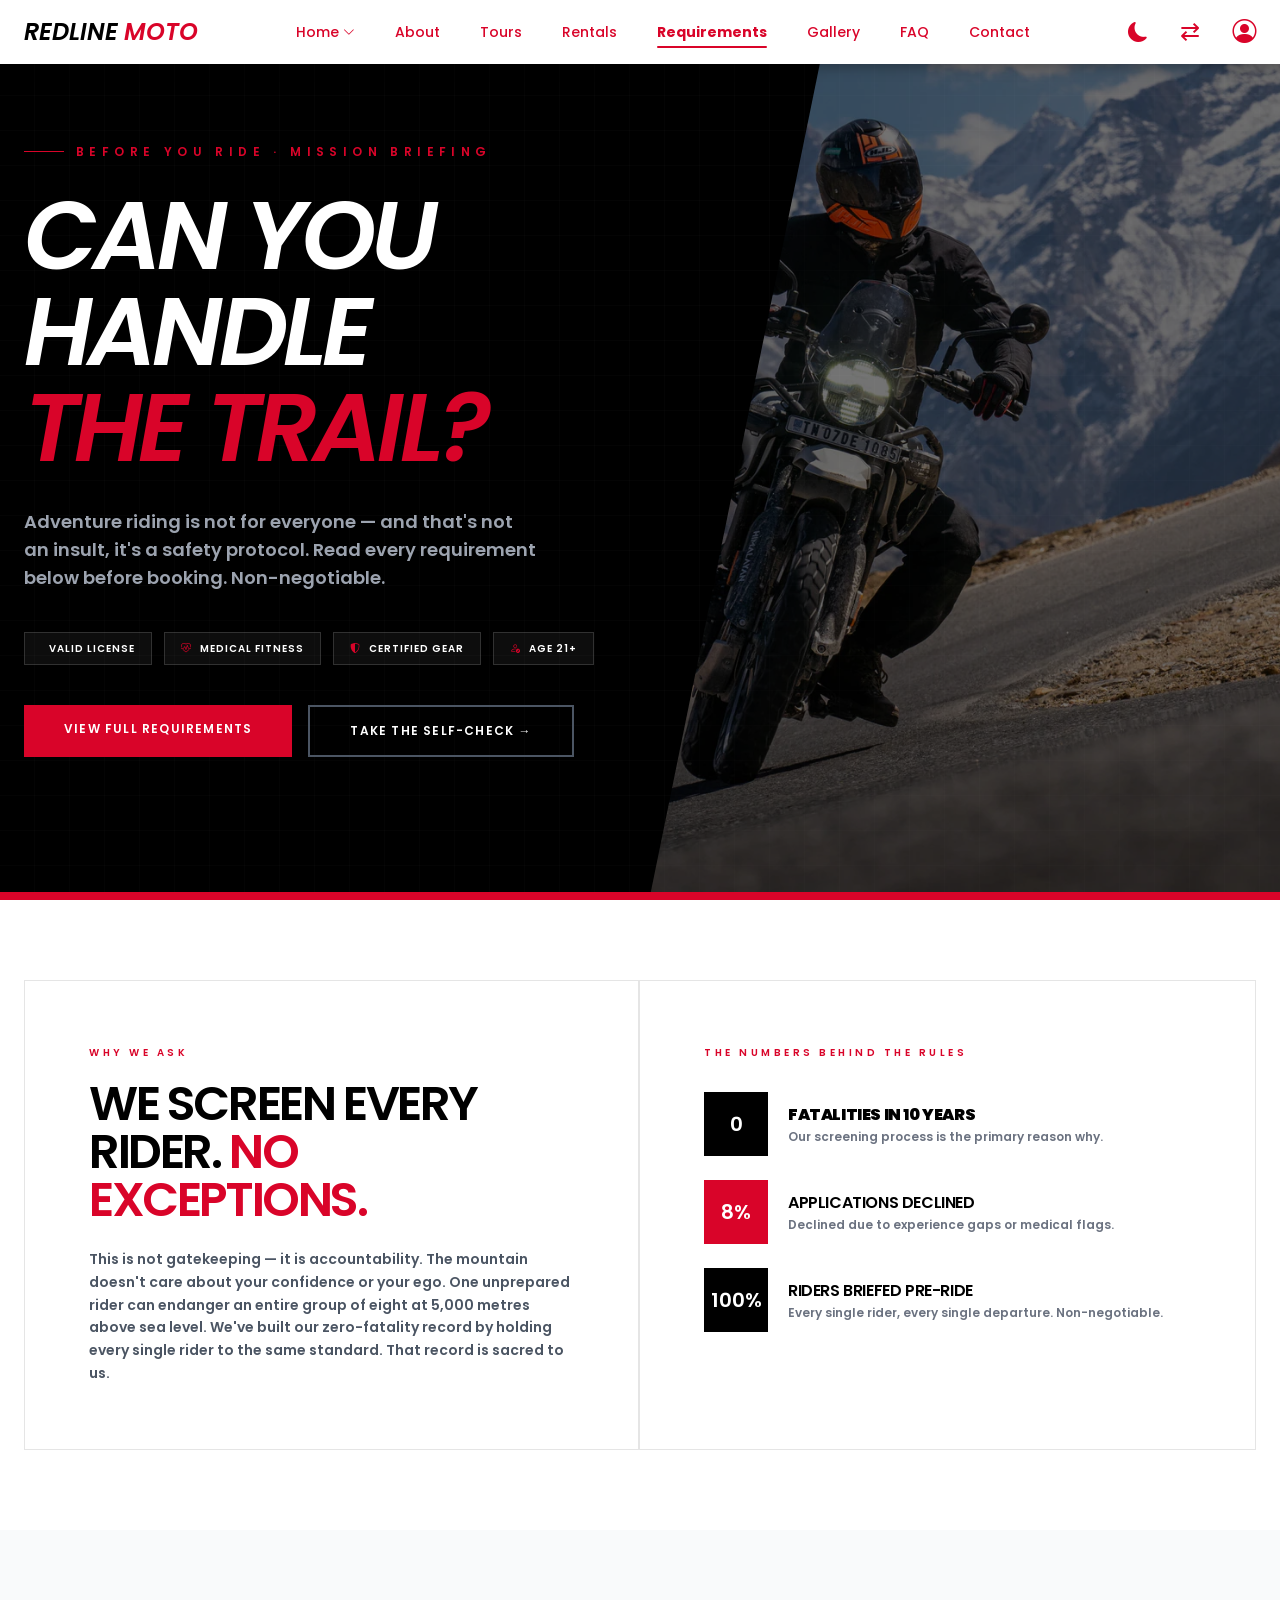
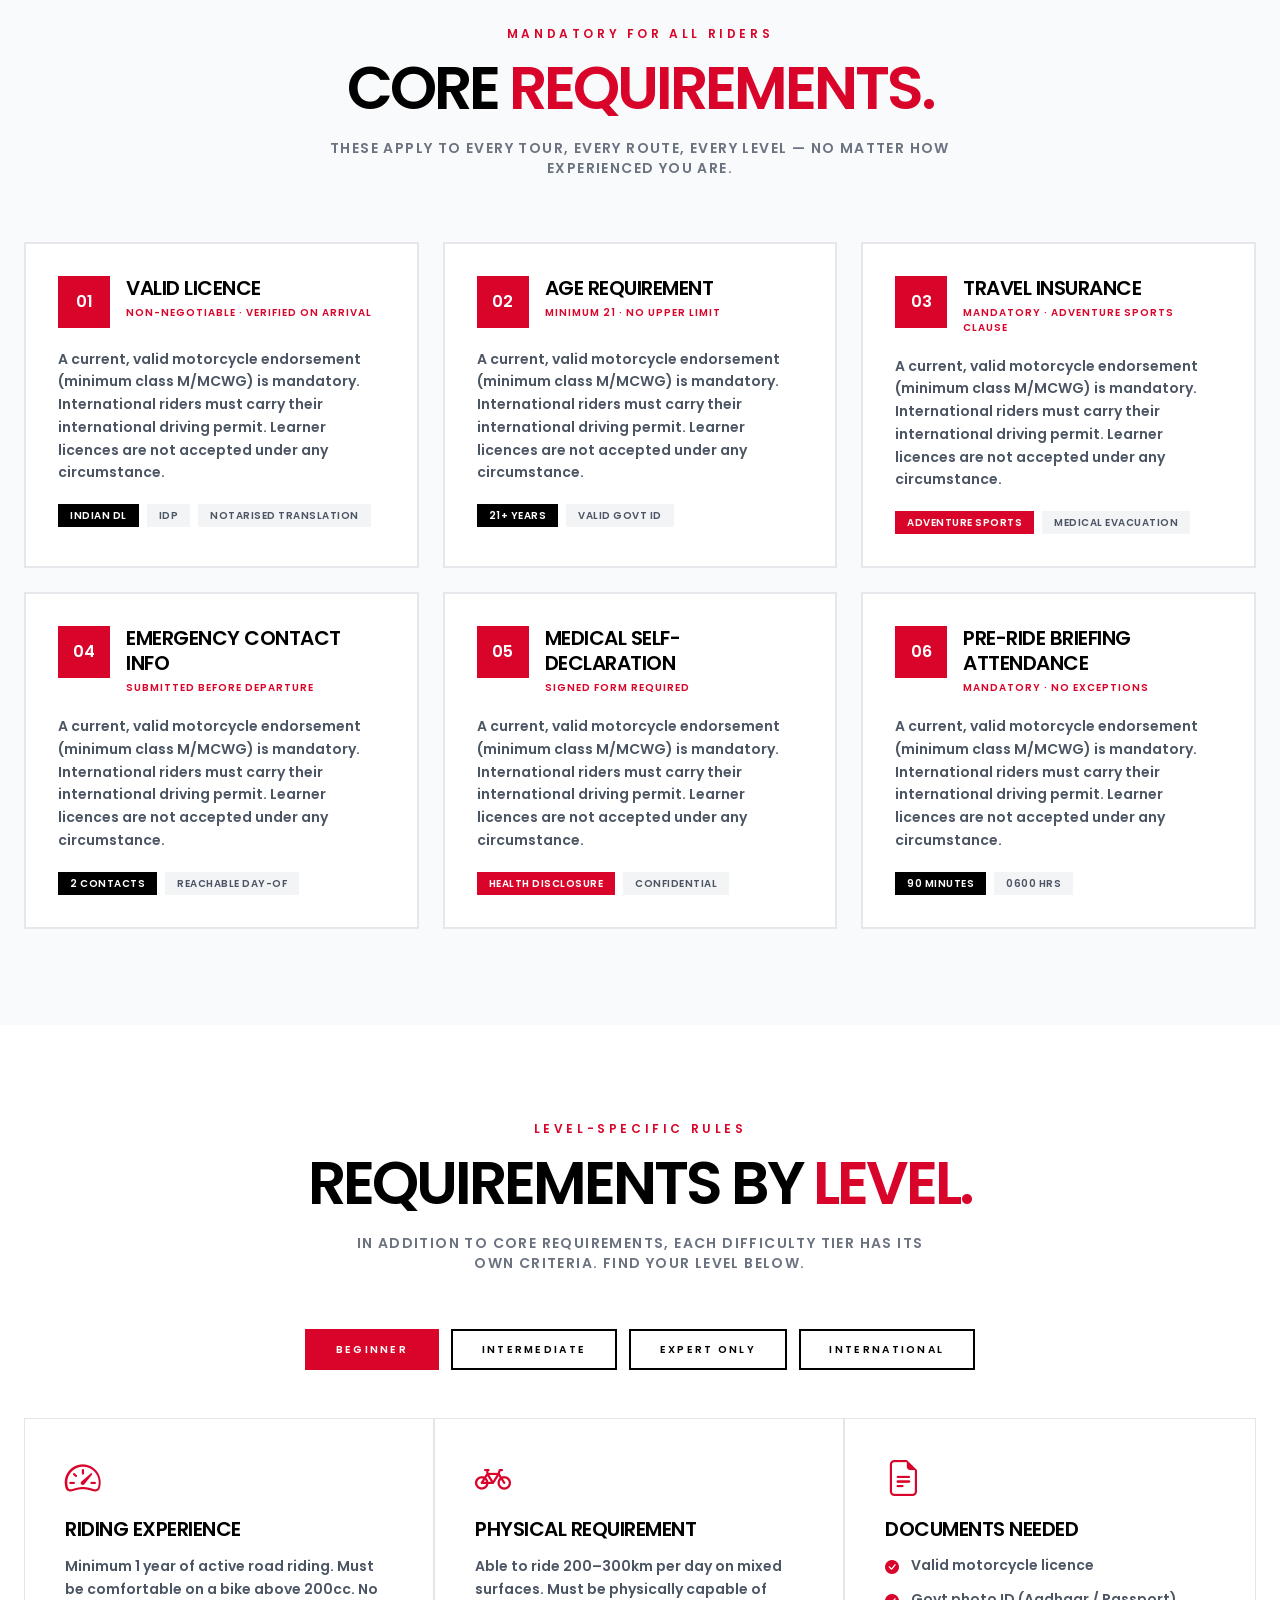
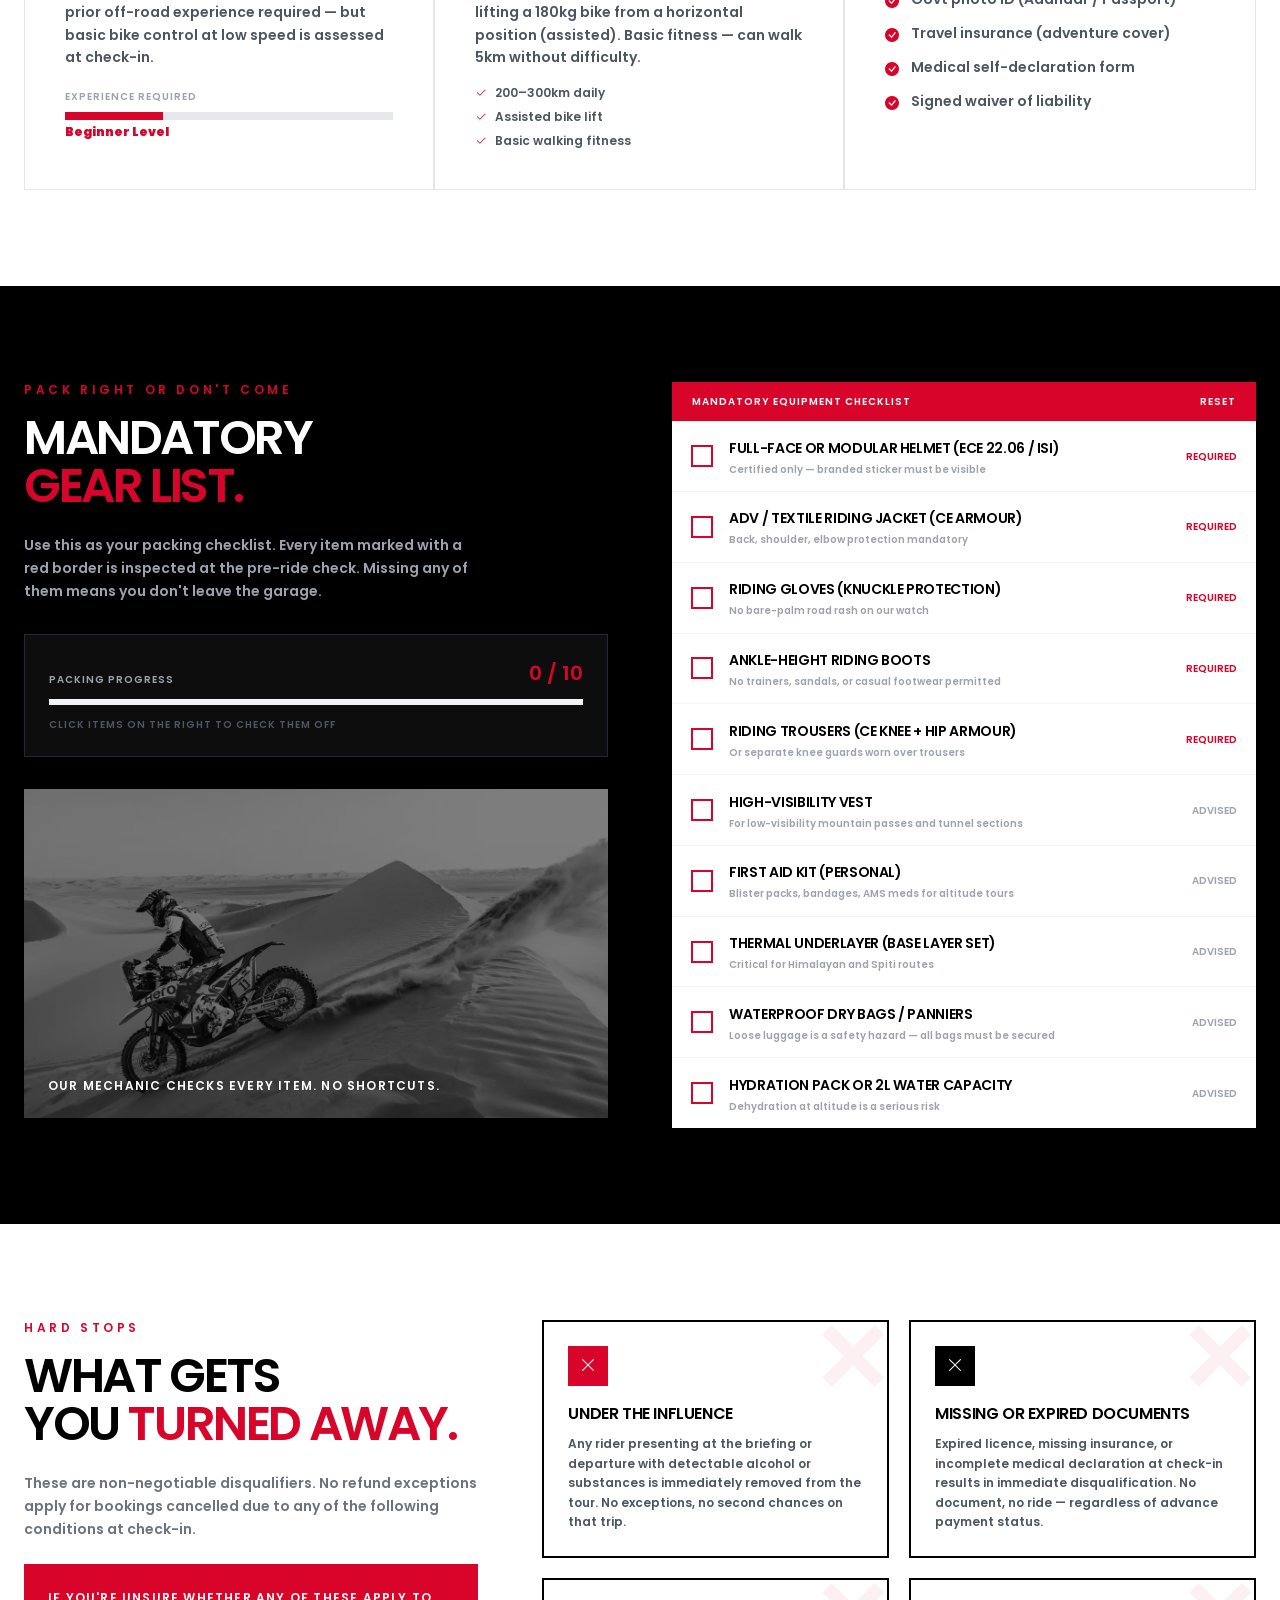
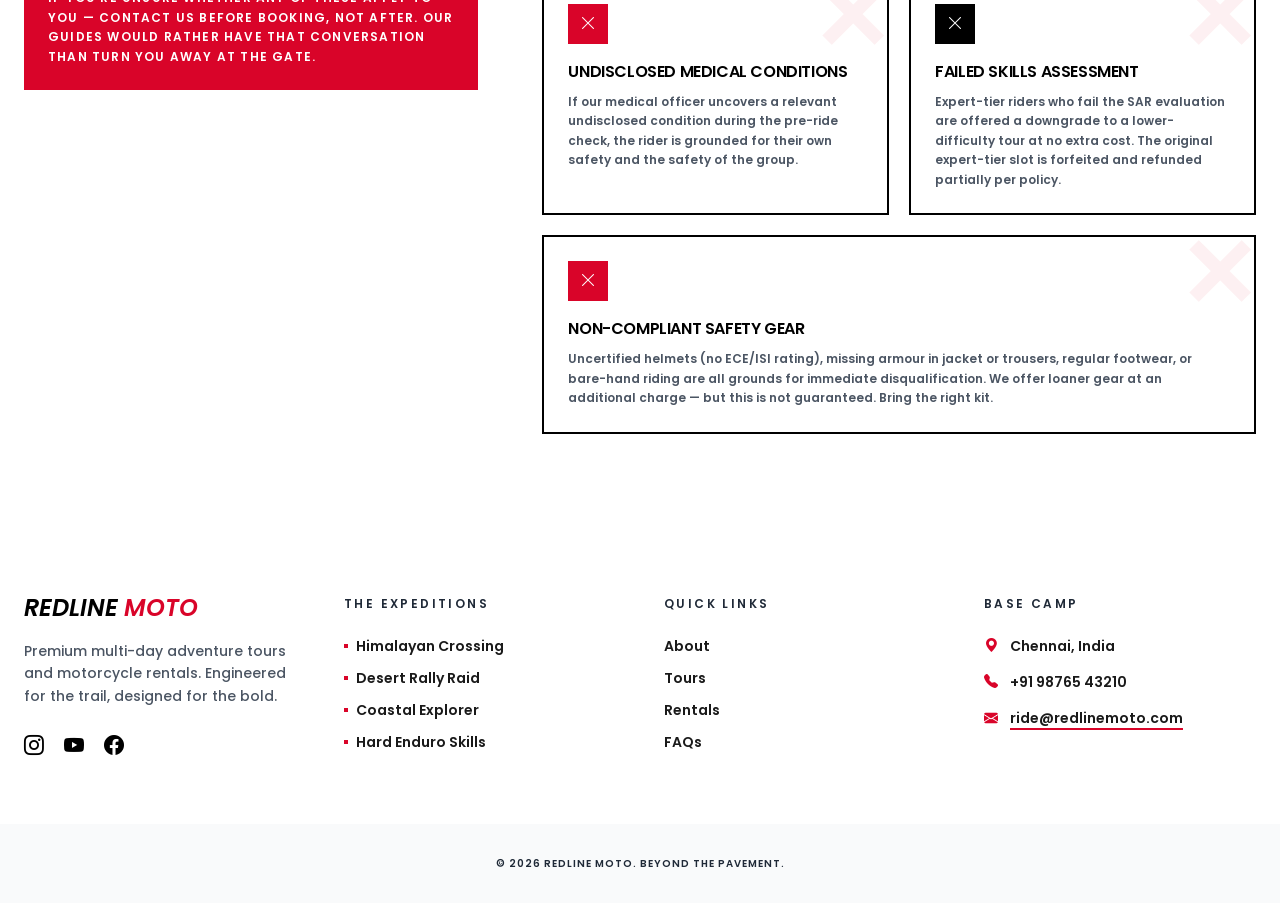
<file: requirement.html>
<!DOCTYPE html>
<html lang="en">

<head>
    <meta charset="UTF-8">
    <meta name="viewport" content="width=device-width, initial-scale=1.0">
    <title>Requirements - Redline Moto</title>
    <link rel="icon" href="images/logo.jpeg">
    <script src="tailwind.js"></script>
    <link rel="stylesheet" href="https://cdn.jsdelivr.net/npm/bootstrap-icons@1.11.3/font/bootstrap-icons.min.css">
    <link rel="stylesheet" href="navbar.css">
    <link rel="stylesheet" href="footer.css">
    <link rel="preconnect" href="https://fonts.googleapis.com">
    <link rel="preconnect" href="https://fonts.gstatic.com" crossorigin>
    <link href="https://fonts.googleapis.com/css2?family=Poppins:wght@300;400;500;600;700;900&display=swap" rel="stylesheet">

    <style>
        /* ══ THEME ══════════════════════════════════════ */
        :root { --bg:#fff; --fg:#111; }
        [data-theme="dark"] { --bg:#000; --fg:#fff; }

        body {
            background-color: var(--bg) !important;
            color: var(--fg);
            transition: background-color .4s ease, color .4s ease;
            font-family: 'Poppins', sans-serif;
        }
        [data-theme="dark"] section,
        [data-theme="dark"] .card { background-color:#000 !important; }
        [data-theme="dark"] body,[data-theme="dark"] p,[data-theme="dark"] h1,
        [data-theme="dark"] h2,[data-theme="dark"] h3,[data-theme="dark"] h4,
        [data-theme="dark"] h5,[data-theme="dark"] h6,[data-theme="dark"] span,
        [data-theme="dark"] li,[data-theme="dark"] a,[data-theme="dark"] label,
        [data-theme="dark"] small,[data-theme="dark"] strong { color:#fff !important; }

        [data-theme="dark"] .btn,
        [data-theme="dark"] .btn1:hover {
            color: #000000 !important;
        }

        /* ══ HERO — FULL BLEED DARK + ANGLED BAND ══════ */
        .hero-req {
            min-height: 100vh;
            background: #000;
            position: relative;
            overflow: hidden;
            display: flex;
            align-items: center;
        }
        /* cross-hatch noise overlay */
        .hero-noise {
            position: absolute;
            inset: 0;
            background-image:
                repeating-linear-gradient(0deg,   transparent, transparent 34px, rgba(255,255,255,.015) 34px, rgba(255,255,255,.015) 35px),
                repeating-linear-gradient(90deg,  transparent, transparent 34px, rgba(255,255,255,.015) 34px, rgba(255,255,255,.015) 35px);
            pointer-events: none;
        }
        /* large red corner slash */
        .hero-slash {
            position: absolute;
            bottom: -5%;
            right: -5%;
            width: 55%;
            height: 115%;
            clip-path: polygon(30% 0, 100% 0, 100% 100%, 0% 100%);
            z-index: 0;
        }
        .hero-slash img {
            width:100%; height:100%;
            object-fit:cover;
            mix-blend-mode: multiply;
            opacity:.45;
        }
        @media(max-width:1023px){
            .hero-slash {
                width:100%; height:45%;
                clip-path:polygon(0 30%, 100% 0, 100% 100%, 0 100%);
                bottom:0; right:0; top:unset;
            }
        }
        /* counter badge */
        .req-counter {
            display:inline-flex;
            align-items:center;
            justify-content:center;
            width:52px; height:52px;
            background:#D90429;
            font-weight:600;
            font-size:1rem;
            color:#fff;
            flex-shrink:0;
        }

        /* ══ MARQUEE ════════════════════════════════════ */
        .marquee-track {
            display:flex; width:max-content;
            animation: marquee 20s linear infinite;
        }
        @keyframes marquee {
            from{transform:translateX(0);}
            to  {transform:translateX(-50%);}
        }

        /* ══ CHECKLIST CARD ═════════════════════════════ */
        .check-card {
            border: 2px solid #e5e7eb;
            position: relative;
            overflow: hidden;
            transition: border-color .3s, transform .35s, box-shadow .35s;
        }
        .check-card::after {
            content:'';
            position:absolute;
            left:0; top:0;
            width:4px; height:0;
            background:#D90429;
            transition: height .4s ease;
        }
        .check-card:hover::after { height:100%; }
        .check-card:hover {
            border-color:#D90429;
            transform:translateY(-5px);
            box-shadow:6px 6px 0 #D90429;
        }
        [data-theme="dark"] .check-card { border-color:#2a2a2a; background:#0a0a0a; }
        [data-theme="dark"] .check-card:hover { border-color:#D90429; }

        /* ══ LEVEL TABS ═════════════════════════════════ */
        .lvl-tab {
            padding:.7rem 1.8rem;
            font-size:.65rem;
            font-weight:600;
            text-transform:uppercase;
            letter-spacing:.22em;
            border:2px solid #000;
            cursor:pointer;
            transition:all .25s;
            background:transparent;
            color:#000;
        }
        .lvl-tab.active, .lvl-tab:hover {
            background:#D90429;
            border-color:#D90429;
            color:#fff;
        }
        [data-theme="dark"] .lvl-tab { border-color:#fff; color:#fff; }
        [data-theme="dark"] .lvl-tab.active,
        [data-theme="dark"] .lvl-tab:hover { background:#D90429; border-color:#D90429; color:#fff; }

        .lvl-panel { display:none; }
        .lvl-panel.active { display:block; }

        /* ══ GEAR CHECKLIST TOGGLE ══════════════════════ */
        .gear-row {
            display:flex;
            align-items:center;
            gap:1rem;
            padding:.9rem 1.2rem;
            border-bottom:1px solid #f3f4f6;
            cursor:pointer;
            transition:background .2s;
            user-select:none;
        }
        .gear-row:last-child { border:none; }
        .gear-row:hover { background:#fef2f2; }
        [data-theme="dark"] .gear-row:hover { background:#1a0000; }
        [data-theme="dark"] .gear-row { border-color:#1a1a1a; }
        .gear-box {
            width:22px; height:22px;
            border:2px solid #D90429;
            display:flex; align-items:center; justify-content:center;
            flex-shrink:0;
            transition:background .2s;
        }
        .gear-row.checked .gear-box { background:#D90429; }
        .gear-row.checked .gear-box::after {
            content:'✓';
            color:#fff;
            font-size:.7rem;
            font-weight:600;
        }
        .gear-row.checked .gear-label { text-decoration:line-through; color:#aaa; }
        .gear-progress-bar {
            height:6px;
            background:#f3f4f6;
            position:relative;
        }
        [data-theme="dark"] .gear-progress-bar { background:#1a1a1a; }
        .gear-progress-fill {
            height:100%;
            background:#D90429;
            transition: width .4s ease;
        }

        /* ══ WARNING STRIP CARD ═════════════════════════ */
        .warn-card {
            border-left:6px solid #D90429;
            background:#fff7f7;
            transition: transform .3s;
        }
        .warn-card:hover { transform:translateX(6px); }
        [data-theme="dark"] .warn-card { background:#0f0000; border-color:#D90429; }

        /* ══ SKILL METER ════════════════════════════════ */
        .skill-bar-bg {
            height:8px;
            background:#e5e7eb;
        }
        [data-theme="dark"] .skill-bar-bg { background:#222; }
        .skill-bar-fill {
            height:100%;
            background:#D90429;
            transition:width 1.2s ease;
            width:0;
        }

        /* ══ ACCORDION ══════════════════════════════════ */
        .acc-body {
            max-height:0;
            overflow:hidden;
            transition:max-height .45s ease;
        }
        .acc-body.open { max-height:500px; }
        .acc-icon { transition:transform .35s; }
        .acc-item.open .acc-icon { transform:rotate(45deg); }

        /* ══ STICKY SIDEBAR PROGRESS ════════════════════ */
        .section-nav-dot {
            width:10px; height:10px;
            border-radius:50%;
            border:2px solid #D90429;
            transition:background .3s, transform .3s;
            cursor:pointer;
        }
        .section-nav-dot.active {
            background:#D90429;
            transform:scale(1.3);
        }

        /* ══ DISQUALIFIER CARD ══════════════════════════ */
        .disq-card {
            border:2px solid #000;
            position:relative;
            overflow:hidden;
            transition:all .3s;
        }
        .disq-card::before {
            content:'✕';
            position:absolute;
            top:-10px; right:-4px;
            font-size:6rem;
            font-weight:600;
            color:rgba(217,4,41,0.06);
            line-height:1;
            pointer-events:none;
        }
        .disq-card:hover { border-color:#D90429; background:#fff7f7; }
        [data-theme="dark"] .disq-card { border-color:#333; background:#0a0a0a; }
        [data-theme="dark"] .disq-card:hover { background:#0f0000; border-color:#D90429; }

        /* ══ SELF-ASSESSMENT QUIZ ═══════════════════════ */
        .quiz-option {
            border:2px solid #e5e7eb;
            padding:1rem 1.25rem;
            cursor:pointer;
            transition:all .2s;
            display:flex; align-items:center; gap:.75rem;
            font-weight:700; font-size:.8rem;
            text-transform:uppercase; letter-spacing:.1em;
            color:#111;
        }
        .quiz-option:hover { border-color:#D90429; }
        .quiz-option.selected { border-color:#D90429; background:#D90429; color:#fff; }
        [data-theme="dark"] .quiz-option { border-color:#333; color:#fff; background:#0a0a0a; }
        [data-theme="dark"] .quiz-option.selected { background:#D90429; border-color:#D90429; color:#fff; }
        .quiz-radio {
            width:16px; height:16px;
            border-radius:50%;
            border:2px solid currentColor;
            flex-shrink:0;
        }
        .quiz-option.selected .quiz-radio {
            background:#fff;
            border-color:#fff;
        }

        /* ══ FADE UP ════════════════════════════════════ */
        .fade-up {
            opacity:0; transform:translateY(36px);
            transition:opacity .7s ease, transform .7s ease;
        }
        .fade-up.visible { opacity:1; transform:translateY(0); }

        /* ══ DARK OVERRIDES ═════════════════════════════ */
        [data-theme="dark"] .bg-white  { background:#000 !important; }
        [data-theme="dark"] .bg-gray-50 { background:#0a0a0a !important; }
        [data-theme="dark"] .bg-gray-100{ background:#111 !important; }
        [data-theme="dark"] .border-black { border-color:#fff !important; }
        [data-theme="dark"] .border-gray-200 { border-color:#222 !important; }
        [data-theme="dark"] .text-black  { color:#fff !important; }
        [data-theme="dark"] .text-gray-600{ color:#aaa !important; }
        [data-theme="dark"] .text-gray-500{ color:#888 !important; }
        [data-theme="dark"] .text-gray-400{ color:#666 !important; }
        [data-theme="dark"] .warn-card   { background:#0f0000 !important; }
        [data-theme="dark"] .skill-bar-bg{ background:#222 !important; }
        [data-theme="dark"] .lvl-tab     { border-color:#555; }
    </style>
</head>

<body>
    <div id="navbar"></div>

    <!-- ═══════════════════════════════════════════════
         HERO — DARK WITH RED CORNER SLASH
    ═══════════════════════════════════════════════ -->
    <section class="hero-req">
        <div class="hero-noise"></div>

        <div class="hero-slash">
            <img src="images/img1.webp" alt="Rider Requirements" />
        </div>

        <div class="relative z-10 max-w-7xl mx-auto px-6 py-28 w-full">
            <div class="max-w-2xl">

                <div class="flex items-center gap-3 mb-7">
                    <div class="h-px w-10 bg-[#D90429]"></div>
                    <p class="text-[#D90429] uppercase tracking-[0.45em] font-semibold text-xs">Before You Ride · Mission Briefing</p>
                </div>

                <h1 class="italic text-white text-5xl sm:text-6xl md:text-8xl font-semibold uppercase tracking-tighter leading-[0.86] mb-8">
                    CAN YOU<br>HANDLE<br>
                    <span class="text-[#D90429]">THE TRAIL?</span>
                </h1>

                <p class="text-gray-400 text-base md:text-lg font-semibold leading-relaxed mb-10 max-w-lg">
                    Adventure riding is not for everyone — and that's not an insult, it's a safety protocol. Read every requirement below before booking. Non-negotiable.
                </p>

                <!-- 3 quick criteria pills -->
                <div class="flex flex-wrap gap-3 mb-10">
                    <span class="flex items-center gap-2 bg-white bg-opacity-5 border border-white border-opacity-15 px-4 py-2 text-[10px] font-semibold uppercase tracking-widest text-white">
                        <i class="bi bi-id-card text-[#D90429]"></i> Valid License
                    </span>
                    <span class="flex items-center gap-2 bg-white bg-opacity-5 border border-white border-opacity-15 px-4 py-2 text-[10px] font-semibold uppercase tracking-widest text-white">
                        <i class="bi bi-heart-pulse text-[#D90429]"></i> Medical Fitness
                    </span>
                    <span class="flex items-center gap-2 bg-white bg-opacity-5 border border-white border-opacity-15 px-4 py-2 text-[10px] font-semibold uppercase tracking-widest text-white">
                        <i class="bi bi-shield-shaded text-[#D90429]"></i> Certified Gear
                    </span>
                    <span class="flex items-center gap-2 bg-white bg-opacity-5 border border-white border-opacity-15 px-4 py-2 text-[10px] font-semibold uppercase tracking-widest text-white">
                        <i class="bi bi-person-check text-[#D90429]"></i> Age 21+
                    </span>
                </div>

                <div class="flex flex-wrap gap-4">
                    <a href="requirement.html"
                        class="btn1 px-10 py-4 bg-[#D90429] text-white font-semibold uppercase tracking-widest text-xs hover:bg-white hover:text-black transition-all duration-300">
                        View Full Requirements
                    </a>
                    <a href="contact.html"
                        class="px-10 py-4 border-2 border-gray-600 text-white font-semibold uppercase tracking-widest text-xs hover:border-[#D90429] hover:text-[#D90429] transition-all duration-300">
                        Take the Self-Check →
                    </a>
                </div>

            </div>
        </div>

        <!-- bottom red bar -->
        <div class="absolute bottom-0 left-0 w-full h-2 bg-[#D90429]"></div>
    </section>
  

    <!-- ═══════════════════════════════════════════════
         WHY WE SCREEN — 2 COL STATEMENT
    ═══════════════════════════════════════════════ -->
    <section class="py-20 bg-white">
        <div class="max-w-7xl mx-auto px-6">
            <div class="grid grid-cols-1 lg:grid-cols-2 gap-0 border border-black/10">

                <!-- Left: bold statement -->
                <div class="p-10 md:p-16 border-b-2 lg:border-b-0 lg:border-r-2 border-black/10 fade-up">
                    <p class="text-[10px] font-semibold uppercase tracking-[0.35em] text-[#D90429] mb-5">Why We Ask</p>
                    <h2 class="text-black text-3xl md:text-5xl font-semibold uppercase tracking-tighter leading-none mb-6">
                        WE SCREEN EVERY<br>RIDER. <span class="text-[#D90429]">NO EXCEPTIONS.</span>
                    </h2>
                    <p class="text-gray-600 text-sm font-semibold leading-relaxed">
                        This is not gatekeeping — it is accountability. The mountain doesn't care about your confidence or your ego. One unprepared rider can endanger an entire group of eight at 5,000 metres above sea level. We've built our zero-fatality record by holding every single rider to the same standard. That record is sacred to us.
                    </p>
                </div>

                <!-- Right: stat pills -->
                <div class="p-10 md:p-16 fade-up" style="transition-delay:.1s">
                    <p class="text-[10px] font-semibold uppercase tracking-[0.35em] text-[#D90429] mb-8">The Numbers Behind the Rules</p>
                    <div class="space-y-6">
                        <div class="flex items-center gap-5">
                            <div class="w-16 h-16 bg-black flex items-center justify-center flex-shrink-0">
                                <span class="text-white text-xl font-semibold">0</span>
                            </div>
                            <div>
                                <h4 class="text-black font-black uppercase tracking-tight text-base">Fatalities in 10 years</h4>
                                <p class="text-gray-500 text-xs font-semibold mt-0.5">Our screening process is the primary reason why.</p>
                            </div>
                        </div>
                        <div class="flex items-center gap-5">
                            <div class="w-16 h-16 bg-[#D90429] flex items-center justify-center flex-shrink-0">
                                <span class="text-white text-xl font-semibold">8%</span>
                            </div>
                            <div>
                                <h4 class="text-black font-semibold uppercase tracking-tight text-base">Applications Declined</h4>
                                <p class="text-gray-500 text-xs font-semibold mt-0.5">Declined due to experience gaps or medical flags.</p>
                            </div>
                        </div>
                        <div class="flex items-center gap-5">
                            <div class="w-16 h-16 bg-black flex items-center justify-center flex-shrink-0">
                                <span class="text-white text-xl font-semibold">100%</span>
                            </div>
                            <div>
                                <h4 class="text-black font-semibold uppercase tracking-tight text-base">Riders Briefed Pre-Ride</h4>
                                <p class="text-gray-500 text-xs font-semibold mt-0.5">Every single rider, every single departure. Non-negotiable.</p>
                            </div>
                        </div>
                    </div>
                </div>

            </div>
        </div>
    </section>

    <!-- ═══════════════════════════════════════════════
         CORE REQUIREMENTS — NUMBERED CARD GRID
    ═══════════════════════════════════════════════ -->
    <section id="requirements" class="py-24 bg-gray-50">
        <div class="max-w-7xl mx-auto px-6">

            <div class="flex flex-col items-center text-center mb-16 fade-up">
                <h3 class="text-[#D90429] uppercase tracking-[0.3em] font-semibold text-xs mb-4">Mandatory For All Riders</h3>
                <h2 class="text-black text-4xl md:text-6xl font-semibold uppercase tracking-tighter leading-none">
                    CORE <span class="text-[#D90429]">REQUIREMENTS.</span>
                </h2>
                <p class="mt-5 text-gray-500 text-sm font-semibold uppercase tracking-widest max-w-2xl">
                    These apply to every tour, every route, every level — no matter how experienced you are.
                </p>
            </div>

            <div class="grid grid-cols-1 md:grid-cols-2 xl:grid-cols-3 gap-6">

                <!-- R1 -->
                <div class="check-card bg-white p-8 fade-up" style="transition-delay:0s">
                    <div class="flex items-start gap-4 mb-5">
                        <div class="req-counter">01</div>
                        <div>
                            <h4 class="text-xl font-semibold uppercase tracking-tight text-black leading-tight">Valid Licence</h4>
                            <p class="text-[10px] text-[#D90429] font-semibold uppercase tracking-widest mt-1">Non-negotiable · Verified on arrival</p>
                        </div>
                    </div>
                    <p class="text-gray-600 text-sm font-semibold leading-relaxed mb-5">
                        A current, valid motorcycle endorsement (minimum class M/MCWG) is mandatory. International riders must carry their international driving permit. Learner licences are not accepted under any circumstance.
                    </p>
                    <div class="flex flex-wrap gap-2">
                        <span class="text-[10px] bg-black text-white px-3 py-1 font-semibold uppercase tracking-wider">Indian DL</span>
                        <span class="text-[10px] bg-gray-100 text-gray-600 px-3 py-1 font-semibold uppercase tracking-wider">IDP</span>
                        <span class="text-[10px] bg-gray-100 text-gray-600 px-3 py-1 font-semibold uppercase tracking-wider">Notarised Translation</span>
                    </div>
                </div>

                <!-- R2 -->
                <div class="check-card bg-white p-8 fade-up" style="transition-delay:.05s">
                    <div class="flex items-start gap-4 mb-5">
                        <div class="req-counter">02</div>
                        <div>
                            <h4 class="text-xl font-semibold uppercase tracking-tight text-black leading-tight">Age Requirement</h4>
                            <p class="text-[10px] text-[#D90429] font-semibold uppercase tracking-widest mt-1">Minimum 21 · No upper limit</p>
                        </div>
                    </div>
                    <p class="text-gray-600 text-sm font-semibold leading-relaxed mb-5">
                        A current, valid motorcycle endorsement (minimum class M/MCWG) is mandatory. International riders must carry their international driving permit. Learner licences are not accepted under any circumstance.
                    <div class="flex flex-wrap gap-2">
                        <span class="text-[10px] bg-black text-white px-3 py-1 font-semibold uppercase tracking-wider">21+ Years</span>
                        <span class="text-[10px] bg-gray-100 text-gray-600 px-3 py-1 font-semibold uppercase tracking-wider">Valid Govt ID</span>
                    </div>
                </div>

                <!-- R3 -->
                <div class="check-card bg-white p-8 fade-up" style="transition-delay:.1s">
                    <div class="flex items-start gap-4 mb-5">
                        <div class="req-counter">03</div>
                        <div>
                            <h4 class="text-xl font-semibold uppercase tracking-tight text-black leading-tight">Travel Insurance</h4>
                            <p class="text-[10px] text-[#D90429] font-semibold uppercase tracking-widest mt-1">Mandatory · Adventure sports clause</p>
                        </div>
                    </div>
                    <p class="text-gray-600 text-sm font-semibold leading-relaxed mb-5">
                        A current, valid motorcycle endorsement (minimum class M/MCWG) is mandatory. International riders must carry their international driving permit. Learner licences are not accepted under any circumstance.
                    </p>
                    <div class="flex flex-wrap gap-2">
                        <span class="text-[10px] bg-[#D90429] text-white px-3 py-1 font-semibold uppercase tracking-wider">Adventure Sports</span>
                        <span class="text-[10px] bg-gray-100 text-gray-600 px-3 py-1 font-semibold uppercase tracking-wider">Medical Evacuation</span>
                    </div>
                </div>

                <!-- R4 -->
                <div class="check-card bg-white p-8 fade-up" style="transition-delay:.15s">
                    <div class="flex items-start gap-4 mb-5">
                        <div class="req-counter">04</div>
                        <div>
                            <h4 class="text-xl font-semibold uppercase tracking-tight text-black leading-tight">Emergency Contact Info</h4>
                            <p class="text-[10px] text-[#D90429] font-semibold uppercase tracking-widest mt-1">Submitted before departure</p>
                        </div>
                    </div>
                    <p class="text-gray-600 text-sm font-semibold leading-relaxed mb-5">
                        A current, valid motorcycle endorsement (minimum class M/MCWG) is mandatory. International riders must carry their international driving permit. Learner licences are not accepted under any circumstance.
                    <div class="flex flex-wrap gap-2">
                        <span class="text-[10px] bg-black text-white px-3 py-1 font-semibold uppercase tracking-wider">2 Contacts</span>
                        <span class="text-[10px] bg-gray-100 text-gray-600 px-3 py-1 font-semibold uppercase tracking-wider">Reachable Day-Of</span>
                    </div>
                </div>

                <!-- R5 -->
                <div class="check-card bg-white p-8 fade-up" style="transition-delay:.2s">
                    <div class="flex items-start gap-4 mb-5">
                        <div class="req-counter">05</div>
                        <div>
                            <h4 class="text-xl font-semibold uppercase tracking-tight text-black leading-tight">Medical Self-Declaration</h4>
                            <p class="text-[10px] text-[#D90429] font-semibold uppercase tracking-widest mt-1">Signed form required</p>
                        </div>
                    </div>
                    <p class="text-gray-600 text-sm font-semibold leading-relaxed mb-5">
                      A current, valid motorcycle endorsement (minimum class M/MCWG) is mandatory. International riders must carry their international driving permit. Learner licences are not accepted under any circumstance.
                    </p>
                    <div class="flex flex-wrap gap-2">
                        <span class="text-[10px] bg-[#D90429] text-white px-3 py-1 font-semibold uppercase tracking-wider">Health Disclosure</span>
                        <span class="text-[10px] bg-gray-100 text-gray-600 px-3 py-1 font-semibold uppercase tracking-wider">Confidential</span>
                    </div>
                </div>

                <!-- R6 -->
                <div class="check-card bg-white p-8 fade-up" style="transition-delay:.25s">
                    <div class="flex items-start gap-4 mb-5">
                        <div class="req-counter">06</div>
                        <div>
                            <h4 class="text-xl font-semibold uppercase tracking-tight text-black leading-tight">Pre-Ride Briefing Attendance</h4>
                            <p class="text-[10px] text-[#D90429] font-semibold uppercase tracking-widest mt-1">Mandatory · No exceptions</p>
                        </div>
                    </div>
                    <p class="text-gray-600 text-sm font-semibold leading-relaxed mb-5">
                        A current, valid motorcycle endorsement (minimum class M/MCWG) is mandatory. International riders must carry their international driving permit. Learner licences are not accepted under any circumstance.
                    </p>
                    <div class="flex flex-wrap gap-2">
                        <span class="text-[10px] bg-black text-white px-3 py-1 font-semibold uppercase tracking-wider">90 Minutes</span>
                        <span class="text-[10px] bg-gray-100 text-gray-600 px-3 py-1 font-semibold uppercase tracking-wider">0600 hrs</span>
                    </div>
                </div>

            </div>
        </div>
    </section>

    <!-- ═══════════════════════════════════════════════
         BY DIFFICULTY LEVEL — TABBED SECTION
    ═══════════════════════════════════════════════ -->
    <section class="py-24 bg-white">
        <div class="max-w-7xl mx-auto px-6">

            <div class="flex flex-col items-center text-center mb-14 fade-up">
                <h3 class="text-[#D90429] uppercase tracking-[0.3em] font-semibold text-xs mb-4">Level-Specific Rules</h3>
                <h2 class="text-black text-4xl md:text-6xl font-semibold uppercase tracking-tighter leading-none">
                    REQUIREMENTS BY <span class="text-[#D90429]">LEVEL.</span>
                </h2>
                <p class="mt-5 text-gray-500 text-sm font-semibold uppercase tracking-widest max-w-xl">
                    In addition to core requirements, each difficulty tier has its own criteria. Find your level below.
                </p>
            </div>

            <!-- tabs -->
            <div class="flex flex-wrap justify-center gap-3 mb-12 fade-up" style="transition-delay:.08s">
                <button class="lvl-tab active" onclick="switchLevel('beginner', this)">Beginner</button>
                <button class="lvl-tab" onclick="switchLevel('intermediate', this)">Intermediate</button>
                <button class="lvl-tab" onclick="switchLevel('expert', this)">Expert Only</button>
                <button class="lvl-tab" onclick="switchLevel('international', this)">International</button>
            </div>

            <!-- BEGINNER PANEL -->
            <div class="lvl-panel active" id="panel-beginner">
                <div class="grid grid-cols-1 lg:grid-cols-3 gap-0 border border-black/10 fade-up">
                    <div class="p-10 border-b-2 lg:border-b-0 lg:border-r-2 border-black/10">
                        <div class="text-[#D90429] text-4xl mb-4"><i class="bi bi-speedometer2"></i></div>
                        <h4 class="text-xl font-semibold uppercase tracking-tight text-black mb-3">Riding Experience</h4>
                        <p class="text-gray-600 text-sm font-semibold leading-relaxed">Minimum 1 year of active road riding. Must be comfortable on a bike above 200cc. No prior off-road experience required — but basic bike control at low speed is assessed at check-in.</p>
                        <div class="mt-5">
                            <p class="text-[10px] font-semibold uppercase tracking-widest text-gray-400 mb-2">Experience Required</p>
                            <div class="skill-bar-bg">
                                <div class="skill-bar-fill" data-width="30%"></div>
                            </div>
                            <p class="text-xs font-black text-[#D90429] mt-1">Beginner Level</p>
                        </div>
                    </div>
                    <div class="p-10 border-b-2 lg:border-b-0 lg:border-r-2 border-black/10">
                        <div class="text-[#D90429] text-4xl mb-4"><i class="bi bi-bicycle"></i></div>
                        <h4 class="text-xl font-semibold uppercase tracking-tight text-black mb-3">Physical Requirement</h4>
                        <p class="text-gray-600 text-sm font-semibold leading-relaxed">Able to ride 200–300km per day on mixed surfaces. Must be physically capable of lifting a 180kg bike from a horizontal position (assisted). Basic fitness — can walk 5km without difficulty.</p>
                        <ul class="mt-4 space-y-2">
                            <li class="flex items-center gap-2 text-xs font-semibold text-gray-600"><i class="bi bi-check2 text-[#D90429]"></i>200–300km daily</li>
                            <li class="flex items-center gap-2 text-xs font-semibold text-gray-600"><i class="bi bi-check2 text-[#D90429]"></i>Assisted bike lift</li>
                            <li class="flex items-center gap-2 text-xs font-semibold text-gray-600"><i class="bi bi-check2 text-[#D90429]"></i>Basic walking fitness</li>
                        </ul>
                    </div>
                    <div class="p-10">
                        <div class="text-[#D90429] text-4xl mb-4"><i class="bi bi-file-earmark-text"></i></div>
                        <h4 class="text-xl font-semibold uppercase tracking-tight text-black mb-3">Documents Needed</h4>
                        <ul class="space-y-3">
                            <li class="flex items-start gap-3 text-sm font-semibold text-gray-600"><i class="bi bi-check-circle-fill text-[#D90429] mt-0.5 flex-shrink-0"></i>Valid motorcycle licence</li>
                            <li class="flex items-start gap-3 text-sm font-semibold text-gray-600"><i class="bi bi-check-circle-fill text-[#D90429] mt-0.5 flex-shrink-0"></i>Govt photo ID (Aadhaar / Passport)</li>
                            <li class="flex items-start gap-3 text-sm font-semibold text-gray-600"><i class="bi bi-check-circle-fill text-[#D90429] mt-0.5 flex-shrink-0"></i>Travel insurance (adventure cover)</li>
                            <li class="flex items-start gap-3 text-sm font-semibold text-gray-600"><i class="bi bi-check-circle-fill text-[#D90429] mt-0.5 flex-shrink-0"></i>Medical self-declaration form</li>
                            <li class="flex items-start gap-3 text-sm font-semibold text-gray-600"><i class="bi bi-check-circle-fill text-[#D90429] mt-0.5 flex-shrink-0"></i>Signed waiver of liability</li>
                        </ul>
                    </div>
                </div>
            </div>

            <!-- INTERMEDIATE PANEL -->
            <div class="lvl-panel" id="panel-intermediate">
                <div class="grid grid-cols-1 lg:grid-cols-3 gap-0 border-2 border-black fade-up">
                    <div class="p-10 border-b-2 lg:border-b-0 lg:border-r-2 border-black">
                        <div class="text-[#D90429] text-4xl mb-4"><i class="bi bi-speedometer2"></i></div>
                        <h4 class="text-xl font-semibold uppercase tracking-tight text-black mb-3">Riding Experience</h4>
                        <p class="text-gray-600 text-sm font-semibold leading-relaxed">Minimum 3 years active riding with documented off-road or gravel experience. Must be able to demonstrate controlled off-camber cornering, emergency braking on loose surfaces, and bike recovery unaided.</p>
                        <div class="mt-5">
                            <p class="text-[10px] font-semibold uppercase tracking-widest text-gray-400 mb-2">Experience Required</p>
                            <div class="skill-bar-bg">
                                <div class="skill-bar-fill" data-width="60%"></div>
                            </div>
                            <p class="text-xs font-black text-[#D90429] mt-1">Intermediate Level</p>
                        </div>
                    </div>
                    <div class="p-10 border-b-2 lg:border-b-0 lg:border-r-2 border-black">
                        <div class="text-[#D90429] text-4xl mb-4"><i class="bi bi-bicycle"></i></div>
                        <h4 class="text-xl font-black uppercase tracking-tight text-black mb-3">Physical Requirement</h4>
                        <p class="text-gray-600 text-sm font-semibold leading-relaxed">Must be able to ride 300–400km on mixed terrain per day. Capable of independent bike recovery (no assist). Must be comfortable at altitude — prior trekking or cycling above 3,000m is strongly recommended.</p>
                        <ul class="mt-4 space-y-2">
                            <li class="flex items-center gap-2 text-xs font-semibold text-gray-600"><i class="bi bi-check2 text-[#D90429]"></i>300–400km mixed terrain</li>
                            <li class="flex items-center gap-2 text-xs font-semibold text-gray-600"><i class="bi bi-check2 text-[#D90429]"></i>Solo bike recovery</li>
                            <li class="flex items-center gap-2 text-xs font-semibold text-gray-600"><i class="bi bi-check2 text-[#D90429]"></i>Altitude experience preferred</li>
                        </ul>
                    </div>
                    <div class="p-10">
                        <div class="text-[#D90429] text-4xl mb-4"><i class="bi bi-file-earmark-text"></i></div>
                        <h4 class="text-xl font-semibold uppercase tracking-tight text-black mb-3">Additional Documents</h4>
                        <ul class="space-y-3">
                            <li class="flex items-start gap-3 text-sm font-semibold text-gray-600"><i class="bi bi-check-circle-fill text-[#D90429] mt-0.5 flex-shrink-0"></i>All Beginner documents</li>
                            <li class="flex items-start gap-3 text-sm font-semibold text-gray-600"><i class="bi bi-check-circle-fill text-[#D90429] mt-0.5 flex-shrink-0"></i>Riding history log (3+ years)</li>
                            <li class="flex items-start gap-3 text-sm font-semibold text-gray-600"><i class="bi bi-check-circle-fill text-[#D90429] mt-0.5 flex-shrink-0"></i>Prior route or tour reference</li>
                            <li class="flex items-start gap-3 text-sm font-semibold text-gray-600"><i class="bi bi-check-circle-fill text-[#D90429] mt-0.5 flex-shrink-0"></i>Enhanced insurance (above 4,000m)</li>
                        </ul>
                    </div>
                </div>
            </div>

            <!-- EXPERT PANEL -->
            <div class="lvl-panel" id="panel-expert">
                <div class="grid grid-cols-1 lg:grid-cols-3 gap-0 border-2 border-[#D90429] fade-up">
                    <div class="p-10 border-b-2 lg:border-b-0 lg:border-r-2 border-[#D90429]">
                        <div class="text-[#D90429] text-4xl mb-4"><i class="bi bi-speedometer2"></i></div>
                        <h4 class="text-xl font-semibold uppercase tracking-tight text-black mb-3">Riding Experience</h4>
                        <p class="text-gray-600 text-sm font-semibold leading-relaxed">Minimum 5 years ADV riding with at least one documented multi-day high-altitude expedition. Must complete our Skills Assessment Ride (SAR) — a 4-hour on-site evaluation at our Chennai facility before slot confirmation.</p>
                        <div class="mt-5">
                            <p class="text-[10px] font-semibold uppercase tracking-widest text-gray-400 mb-2">Experience Required</p>
                            <div class="skill-bar-bg">
                                <div class="skill-bar-fill" data-width="90%"></div>
                            </div>
                            <p class="text-xs font-black text-[#D90429] mt-1">Expert Level</p>
                        </div>
                    </div>
                    <div class="p-10 border-b-2 lg:border-b-0 lg:border-r-2 border-[#D90429]">
                        <div class="text-[#D90429] text-4xl mb-4"><i class="bi bi-bicycle"></i></div>
                        <h4 class="text-xl font-black uppercase tracking-tight text-black mb-3">Physical Requirement</h4>
                        <p class="text-gray-600 text-sm font-semibold leading-relaxed">400–500km per day capability on extreme terrain. Independent full bike recovery. Altitude sickness history must be declared. GP sign-off letter strongly recommended for all Expert tier riders regardless of age.</p>
                        <ul class="mt-4 space-y-2">
                            <li class="flex items-center gap-2 text-xs font-semibold text-gray-600"><i class="bi bi-check2 text-[#D90429]"></i>400–500km extreme terrain</li>
                            <li class="flex items-center gap-2 text-xs font-semibold text-gray-600"><i class="bi bi-check2 text-[#D90429]"></i>SAR evaluation pass required</li>
                            <li class="flex items-center gap-2 text-xs font-semibold text-gray-600"><i class="bi bi-check2 text-[#D90429]"></i>GP sign-off recommended</li>
                        </ul>
                    </div>
                    <div class="p-10">
                        <div class="text-[#D90429] text-4xl mb-4"><i class="bi bi-file-earmark-text"></i></div>
                        <h4 class="text-xl font-semibold uppercase tracking-tight text-black mb-3">Expert-Only Documents</h4>
                        <ul class="space-y-3">
                            <li class="flex items-start gap-3 text-sm font-semibold text-gray-600"><i class="bi bi-check-circle-fill text-[#D90429] mt-0.5 flex-shrink-0"></i>All Intermediate documents</li>
                            <li class="flex items-start gap-3 text-sm font-semibold text-gray-600"><i class="bi bi-check-circle-fill text-[#D90429] mt-0.5 flex-shrink-0"></i>SAR completion certificate</li>
                            <li class="flex items-start gap-3 text-sm font-semibold text-gray-600"><i class="bi bi-check-circle-fill text-[#D90429] mt-0.5 flex-shrink-0"></i>Altitude expedition proof</li>
                            <li class="flex items-start gap-3 text-sm font-semibold text-gray-600"><i class="bi bi-check-circle-fill text-[#D90429] mt-0.5 flex-shrink-0"></i>Inner-line permit application</li>
                            <li class="flex items-start gap-3 text-sm font-semibold text-gray-600"><i class="bi bi-check-circle-fill text-[#D90429] mt-0.5 flex-shrink-0"></i>Sat-phone rental confirmation</li>
                        </ul>
                    </div>
                </div>
            </div>

            <!-- INTERNATIONAL PANEL -->
            <div class="lvl-panel" id="panel-international">
                <div class="grid grid-cols-1 lg:grid-cols-3 gap-0 border-2 border-black fade-up">
                    <div class="p-10 border-b-2 lg:border-b-0 lg:border-r-2 border-black">
                        <div class="text-[#D90429] text-4xl mb-4"><i class="bi bi-globe-asia-australia"></i></div>
                        <h4 class="text-xl font-semibold uppercase tracking-tight text-black mb-3">Cross-Border Paperwork</h4>
                        <p class="text-gray-600 text-sm font-semibold leading-relaxed">International routes (Bhutan, Nepal, Sri Lanka) require valid passport, visa, and carnet de passage or vehicle import permit. We handle permit logistics — riders must provide correct documents 60 days ahead of departure.</p>
                    </div>
                    <div class="p-10 border-b-2 lg:border-b-0 lg:border-r-2 border-black">
                        <div class="text-[#D90429] text-4xl mb-4"><i class="bi bi-translate"></i></div>
                        <h4 class="text-xl font-semibold uppercase tracking-tight text-black mb-3">Language & Communication</h4>
                        <p class="text-gray-600 text-sm font-semibold leading-relaxed">Basic English is required to understand safety briefings. In remote regions, all emergency communication goes through our guides. An international SIM with roaming or a Redline-issued satellite communicator is mandatory from Day 5 onwards.</p>
                    </div>
                    <div class="p-10">
                        <div class="text-[#D90429] text-4xl mb-4"><i class="bi bi-file-earmark-text"></i></div>
                        <h4 class="text-xl font-semibold uppercase tracking-tight text-black mb-3">International Documents</h4>
                        <ul class="space-y-3">
                            <li class="flex items-start gap-3 text-sm font-semibold text-gray-600"><i class="bi bi-check-circle-fill text-[#D90429] mt-0.5 flex-shrink-0"></i>All core requirements</li>
                            <li class="flex items-start gap-3 text-sm font-semibold text-gray-600"><i class="bi bi-check-circle-fill text-[#D90429] mt-0.5 flex-shrink-0"></i>Valid passport (6+ months)</li>
                            <li class="flex items-start gap-3 text-sm font-semibold text-gray-600"><i class="bi bi-check-circle-fill text-[#D90429] mt-0.5 flex-shrink-0"></i>Country-specific visa</li>
                            <li class="flex items-start gap-3 text-sm font-semibold text-gray-600"><i class="bi bi-check-circle-fill text-[#D90429] mt-0.5 flex-shrink-0"></i>International driving permit</li>
                            <li class="flex items-start gap-3 text-sm font-semibold text-gray-600"><i class="bi bi-check-circle-fill text-[#D90429] mt-0.5 flex-shrink-0"></i>Medical evacuation cover (intl)</li>
                        </ul>
                    </div>
                </div>
            </div>

        </div>
    </section>

    <!-- ═══════════════════════════════════════════════
         MANDATORY GEAR — INTERACTIVE CHECKLIST
    ═══════════════════════════════════════════════ -->
    <section class="py-24 bg-black">
        <div class="max-w-7xl mx-auto px-6">

            <div class="grid grid-cols-1 lg:grid-cols-2 gap-16 items-start">

                <!-- Left: label -->
                <div class="fade-up">
                    <h3 class="text-[#D90429] uppercase tracking-[0.3em] font-semibold text-xs mb-4">Pack Right or Don't Come</h3>
                    <h2 class="text-white text-4xl md:text-5xl font-semibold uppercase tracking-tighter leading-none mb-6">
                        MANDATORY<br><span class="text-[#D90429]">GEAR LIST.</span>
                    </h2>
                    <p class="text-gray-400 text-sm font-semibold leading-relaxed mb-8 max-w-md">
                        Use this as your packing checklist. Every item marked with a red border is inspected at the pre-ride check. Missing any of them means you don't leave the garage.
                    </p>
                    <!-- progress tracker -->
                    <div class="bg-white bg-opacity-5 border border-gray-800 p-6">
                        <div class="flex justify-between items-end mb-3">
                            <p class="text-[10px] font-semibold uppercase tracking-widest text-gray-400">Packing Progress</p>
                            <p class="text-[#D90429] font-semibold text-xl" id="gear-count">0 / 10</p>
                        </div>
                        <div class="gear-progress-bar">
                            <div class="gear-progress-fill" id="gear-fill" style="width:0%"></div>
                        </div>
                        <p class="text-gray-600 text-[10px] font-semibold uppercase tracking-widest mt-3" id="gear-status">Click items on the right to check them off</p>
                    </div>
                    <div class="mt-8 relative overflow-hidden aspect-video">
                        <img src="images/img2.webp" alt="Gear Check" class="w-full h-full object-cover grayscale hover:grayscale-0 transition-all duration-700" />
                        <div class="absolute inset-0 bg-black bg-opacity-50 flex items-end p-6">
                            <p class="text-white text-xs font-semibold uppercase tracking-widest">Our mechanic checks every item. No shortcuts.</p>
                        </div>
                    </div>
                </div>

                <!-- Right: interactive checklist -->
                <div class="bg-white fade-up" style="transition-delay:.12s">
                    <div class="bg-[#D90429] px-5 py-3 flex items-center justify-between">
                        <p class="text-white text-[10px] font-semibold uppercase tracking-widest">Mandatory Equipment Checklist</p>
                        <button onclick="resetGear()" class="text-white text-[10px] font-semibold uppercase tracking-widest hover:underline">Reset</button>
                    </div>
                    <div id="gear-list">
                        <div class="gear-row" onclick="toggleGearRow(this)">
                            <div class="gear-box"></div>
                            <div class="flex-1">
                                <span class="gear-label text-sm font-semibold uppercase tracking-tight text-black">Full-face or Modular Helmet (ECE 22.06 / ISI)</span>
                                <p class="text-[10px] text-gray-400 font-semibold mt-0.5">Certified only — branded sticker must be visible</p>
                            </div>
                            <span class="text-[10px] text-[#D90429] font-semibold uppercase">Required</span>
                        </div>
                        <div class="gear-row" onclick="toggleGearRow(this)">
                            <div class="gear-box"></div>
                            <div class="flex-1">
                                <span class="gear-label text-sm font-semibold uppercase tracking-tight text-black">ADV / Textile Riding Jacket (CE Armour)</span>
                                <p class="text-[10px] text-gray-400 font-semibold mt-0.5">Back, shoulder, elbow protection mandatory</p>
                            </div>
                            <span class="text-[10px] text-[#D90429] font-semibold uppercase">Required</span>
                        </div>
                        <div class="gear-row" onclick="toggleGearRow(this)">
                            <div class="gear-box"></div>
                            <div class="flex-1">
                                <span class="gear-label text-sm font-semibold uppercase tracking-tight text-black">Riding Gloves (knuckle protection)</span>
                                <p class="text-[10px] text-gray-400 font-semibold mt-0.5">No bare-palm road rash on our watch</p>
                            </div>
                            <span class="text-[10px] text-[#D90429] font-semibold uppercase">Required</span>
                        </div>
                        <div class="gear-row" onclick="toggleGearRow(this)">
                            <div class="gear-box"></div>
                            <div class="flex-1">
                                <span class="gear-label text-sm font-semibold uppercase tracking-tight text-black">Ankle-height Riding Boots</span>
                                <p class="text-[10px] text-gray-400 font-semibold mt-0.5">No trainers, sandals, or casual footwear permitted</p>
                            </div>
                            <span class="text-[10px] text-[#D90429] font-semibold uppercase">Required</span>
                        </div>
                        <div class="gear-row" onclick="toggleGearRow(this)">
                            <div class="gear-box"></div>
                            <div class="flex-1">
                                <span class="gear-label text-sm font-semibold uppercase tracking-tight text-black">Riding Trousers (CE knee + hip armour)</span>
                                <p class="text-[10px] text-gray-400 font-semibold mt-0.5">Or separate knee guards worn over trousers</p>
                            </div>
                            <span class="text-[10px] text-[#D90429] font-semibold uppercase">Required</span>
                        </div>
                        <div class="gear-row" onclick="toggleGearRow(this)">
                            <div class="gear-box"></div>
                            <div class="flex-1">
                                <span class="gear-label text-sm font-semibold uppercase tracking-tight text-black">High-Visibility Vest</span>
                                <p class="text-[10px] text-gray-400 font-semibold mt-0.5">For low-visibility mountain passes and tunnel sections</p>
                            </div>
                            <span class="text-[10px] text-gray-400 font-semibold uppercase">Advised</span>
                        </div>
                        <div class="gear-row" onclick="toggleGearRow(this)">
                            <div class="gear-box"></div>
                            <div class="flex-1">
                                <span class="gear-label text-sm font-semibold uppercase tracking-tight text-black">First Aid Kit (personal)</span>
                                <p class="text-[10px] text-gray-400 font-semibold mt-0.5">Blister packs, bandages, AMS meds for altitude tours</p>
                            </div>
                            <span class="text-[10px] text-gray-400 font-semibold uppercase">Advised</span>
                        </div>
                        <div class="gear-row" onclick="toggleGearRow(this)">
                            <div class="gear-box"></div>
                            <div class="flex-1">
                                <span class="gear-label text-sm font-semibold uppercase tracking-tight text-black">Thermal Underlayer (base layer set)</span>
                                <p class="text-[10px] text-gray-400 font-semibold mt-0.5">Critical for Himalayan and Spiti routes</p>
                            </div>
                            <span class="text-[10px] text-gray-400 font-semibold uppercase">Advised</span>
                        </div>
                        <div class="gear-row" onclick="toggleGearRow(this)">
                            <div class="gear-box"></div>
                            <div class="flex-1">
                                <span class="gear-label text-sm font-semibold uppercase tracking-tight text-black">Waterproof Dry Bags / Panniers</span>
                                <p class="text-[10px] text-gray-400 font-semibold mt-0.5">Loose luggage is a safety hazard — all bags must be secured</p>
                            </div>
                            <span class="text-[10px] text-gray-400 font-semibold uppercase">Advised</span>
                        </div>
                        <div class="gear-row" onclick="toggleGearRow(this)">
                            <div class="gear-box"></div>
                            <div class="flex-1">
                                <span class="gear-label text-sm font-semibold uppercase tracking-tight text-black">Hydration Pack or 2L Water Capacity</span>
                                <p class="text-[10px] text-gray-400 font-semibold mt-0.5">Dehydration at altitude is a serious risk</p>
                            </div>
                            <span class="text-[10px] text-gray-400 font-semibold uppercase">Advised</span>
                        </div>
                    </div>
                </div>

            </div>
        </div>
    </section>

    <!-- ═══════════════════════════════════════════════
         DISQUALIFIERS — WHAT WILL GET YOU REJECTED
    ═══════════════════════════════════════════════ -->
    <section class="py-24 bg-white">
        <div class="max-w-7xl mx-auto px-6">

            <div class="grid grid-cols-1 lg:grid-cols-5 gap-16 items-start">

                <!-- Left label -->
                <div class="lg:col-span-2 fade-up">
                    <h3 class="text-[#D90429] uppercase tracking-[0.3em] font-semibold text-xs mb-4">Hard Stops</h3>
                    <h2 class="text-black text-4xl md:text-5xl font-semibold uppercase tracking-tighter leading-none mb-6">
                        WHAT GETS<br>YOU <span class="text-[#D90429]">TURNED AWAY.</span>
                    </h2>
                    <p class="text-gray-500 text-sm font-semibold leading-relaxed mb-6">
                        These are non-negotiable disqualifiers. No refund exceptions apply for bookings cancelled due to any of the following conditions at check-in.
                    </p>
                    <div class="bg-[#D90429] p-6">
                        <p class="text-white text-xs font-semibold uppercase tracking-widest leading-relaxed">
                            If you're unsure whether any of these apply to you — contact us before booking, not after. Our guides would rather have that conversation than turn you away at the gate.
                        </p>
                    </div>
                </div>

                <!-- Right: disqualifier cards -->
                <div class="lg:col-span-3 grid grid-cols-1 sm:grid-cols-2 gap-5 fade-up" style="transition-delay:.12s">

                    <div class="disq-card p-6 bg-white">
                        <div class="w-10 h-10 bg-[#D90429] flex items-center justify-center mb-4">
                            <i class="bi bi-x-lg text-white font-semibold"></i>
                        </div>
                        <h4 class="text-base font-semibold uppercase tracking-tight text-black mb-2">Under the Influence</h4>
                        <p class="text-gray-600 text-xs font-semibold leading-relaxed">Any rider presenting at the briefing or departure with detectable alcohol or substances is immediately removed from the tour. No exceptions, no second chances on that trip.</p>
                    </div>

                    <div class="disq-card p-6 bg-white">
                        <div class="w-10 h-10 bg-black flex items-center justify-center mb-4">
                            <i class="bi bi-x-lg text-white font-semibold"></i>
                        </div>
                        <h4 class="text-base font-semibold uppercase tracking-tight text-black mb-2">Missing or Expired Documents</h4>
                        <p class="text-gray-600 text-xs font-semibold leading-relaxed">Expired licence, missing insurance, or incomplete medical declaration at check-in results in immediate disqualification. No document, no ride — regardless of advance payment status.</p>
                    </div>

                    <div class="disq-card p-6 bg-white">
                        <div class="w-10 h-10 bg-[#D90429] flex items-center justify-center mb-4">
                            <i class="bi bi-x-lg text-white font-semibold"></i>
                        </div>
                        <h4 class="text-base font-semibold uppercase tracking-tight text-black mb-2">Undisclosed Medical Conditions</h4>
                        <p class="text-gray-600 text-xs font-semibold leading-relaxed">If our medical officer uncovers a relevant undisclosed condition during the pre-ride check, the rider is grounded for their own safety and the safety of the group.</p>
                    </div>

                    <div class="disq-card p-6 bg-white">
                        <div class="w-10 h-10 bg-black flex items-center justify-center mb-4">
                            <i class="bi bi-x-lg text-white font-semibold"></i>
                        </div>
                        <h4 class="text-base font-semibold uppercase tracking-tight text-black mb-2">Failed Skills Assessment</h4>
                        <p class="text-gray-600 text-xs font-semibold leading-relaxed">Expert-tier riders who fail the SAR evaluation are offered a downgrade to a lower-difficulty tour at no extra cost. The original expert-tier slot is forfeited and refunded partially per policy.</p>
                    </div>

                    <div class="disq-card p-6 bg-white sm:col-span-2">
                        <div class="w-10 h-10 bg-[#D90429] flex items-center justify-center mb-4">
                            <i class="bi bi-x-lg text-white font-semibold"></i>
                        </div>
                        <h4 class="text-base font-semibold uppercase tracking-tight text-black mb-2">Non-Compliant Safety Gear</h4>
                        <p class="text-gray-600 text-xs font-semibold leading-relaxed">Uncertified helmets (no ECE/ISI rating), missing armour in jacket or trousers, regular footwear, or bare-hand riding are all grounds for immediate disqualification. We offer loaner gear at an additional charge — but this is not guaranteed. Bring the right kit.</p>
                    </div>

                </div>
            </div>
        </div>
    </section>

    <div id="footer"></div>

    <script>
        tailwind.config = {
            theme:{ extend:{ fontFamily:{ sans:['Poppins','ui-sans-serif','system-ui'] } } }
        }


        /* ── Scroll Fade-in ───────────────────────── */
        const observer = new IntersectionObserver(entries=>{
            entries.forEach(e=>{ if(e.isIntersecting) e.target.classList.add('visible'); });
        },{ threshold:0.07 });
        document.querySelectorAll('.fade-up').forEach(el=>observer.observe(el));

        /* ── Skill bars animate on scroll ────────── */
        const barObserver = new IntersectionObserver(entries=>{
            entries.forEach(e=>{
                if(e.isIntersecting){
                    e.target.querySelectorAll('.skill-bar-fill').forEach(bar=>{
                        bar.style.width = bar.dataset.width;
                    });
                }
            });
        },{ threshold:0.3 });
        document.querySelectorAll('.lvl-panel').forEach(p=>barObserver.observe(p));

        /* ── Level Tabs ───────────────────────────── */
        function switchLevel(level, btn){
            document.querySelectorAll('.lvl-tab').forEach(t=>t.classList.remove('active'));
            document.querySelectorAll('.lvl-panel').forEach(p=>p.classList.remove('active'));
            btn.classList.add('active');
            const panel = document.getElementById('panel-'+level);
            panel.classList.add('active');
            // animate skill bars in newly shown panel
            setTimeout(()=>{
                panel.querySelectorAll('.skill-bar-fill').forEach(bar=>{
                    bar.style.width = bar.dataset.width;
                });
            },100);
        }

        /* ── Gear Checklist ───────────────────────── */
        function toggleGearRow(row){
            row.classList.toggle('checked');
            updateGearProgress();
        }
        function updateGearProgress(){
            const all     = document.querySelectorAll('.gear-row').length;
            const done    = document.querySelectorAll('.gear-row.checked').length;
            const pct     = Math.round((done/all)*100);
            document.getElementById('gear-count').textContent = done+' / '+all;
            document.getElementById('gear-fill').style.width  = pct+'%';
            const status  = document.getElementById('gear-status');
            if(done===0)      status.textContent='Click items to check them off';
            else if(pct<50)   status.textContent='Getting there — keep packing';
            else if(pct<100)  status.textContent='Almost ready — don\'t forget the rest';
            else              status.textContent='✓ Fully kitted out. You\'re good to go.';
        }
        function resetGear(){
            document.querySelectorAll('.gear-row').forEach(r=>r.classList.remove('checked'));
            updateGearProgress();
        }

        /* ── FAQ Accordion ────────────────────────── */
        function toggleAcc(btn){
            const item   = btn.closest('.acc-item');
            const body   = item.querySelector('.acc-body');
            const isOpen = item.classList.contains('open');
            document.querySelectorAll('.acc-item').forEach(i=>{
                i.classList.remove('open');
                i.querySelector('.acc-body').classList.remove('open');
            });
            if(!isOpen){ item.classList.add('open'); body.classList.add('open'); }
        }

        /* ── Self-Assessment Quiz ─────────────────── */
        function selectOption(el, group){
            document.querySelectorAll(`[onclick*="${group}"]`).forEach(o=>o.classList.remove('selected'));
            el.classList.add('selected');
        }

        function evaluateQuiz(){
            const answers = ['q1','q2','q3','q4'].map(q=>{
                const sel = document.querySelector(`[onclick*="${q}"].selected`);
                if(!sel) return -1;
                const options = [...document.querySelectorAll(`[onclick*="${q}"]`)];
                return options.indexOf(sel);
            });

            if(answers.includes(-1)){
                alert('Please answer all 4 questions before evaluating.');
                return;
            }

            const score = answers.reduce((a,b)=>a+b,0);
            const resultEl   = document.getElementById('quiz-result');
            const levelEl    = document.getElementById('result-level');
            const textEl     = document.getElementById('result-text');

            let level, text;
            if(score <= 3){
                level = '🟢 Beginner — Coastal Jungle Run';
                text  = 'You\'re well suited to our beginner routes. The Coastal Jungle Run is perfect for building your ADV fundamentals on forgiving terrain with full guide support. Get your gear ready and book your first expedition.';
            } else if(score <= 6){
                level = '🟡 Intermediate — Spiti Assault';
                text  = 'You have solid experience for our intermediate tier. The Spiti Assault will push your limits on technical mountain terrain while keeping you within a safety margin your skills can handle. Review the intermediate requirements checklist.';
            } else if(score <= 9){
                level = '🔴 Expert — The High Himalaya';
                text  = 'Your experience and capabilities match our expert tier. You\'re cleared to attempt the Himalayan Crossing — subject to completing the Skills Assessment Ride (SAR) at our Chennai facility. Contact us to schedule it.';
            } else {
                level = '🌍 International — Northeast Frontier or Bhutan Circuit';
                text  = 'Exceptional profile. You\'re ready for our most demanding international routes. These require additional documentation and 60-day advance planning. Reach out directly to our lead guide to begin the process.';
            }

            levelEl.textContent = level;
            textEl.textContent  = text;
            resultEl.classList.remove('hidden');
            resultEl.scrollIntoView({behavior:'smooth', block:'start'});
        }
    </script>
    <script src="navbar.js"></script>
    <script src="footer.js"></script>
</body>
</html>
</file>
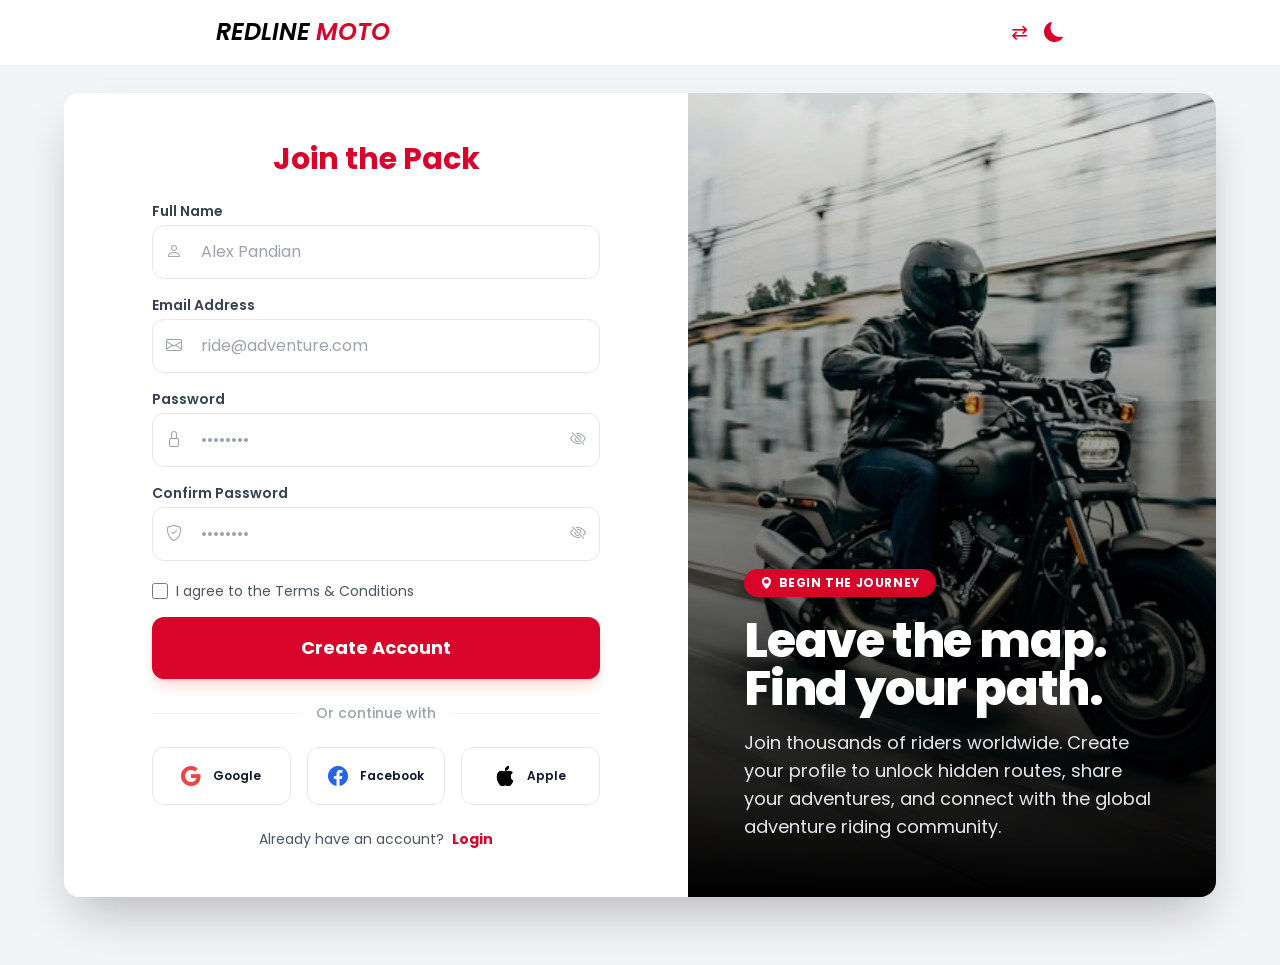
<file: sign.html>
<!DOCTYPE html>
<html lang="en" dir="ltr">

<head>
  <meta charset="UTF-8">
  <meta name="viewport" content="width=device-width, initial-scale=1.0">
  <title>Sign Up - Redline Moto</title>
  <link rel="icon" href="images/logo.jpeg">
  <link href="https://fonts.googleapis.com/css2?family=Poppins:wght@300;400;500;600;700&display=swap" rel="stylesheet">
  <script src="tailwind.js"></script>
  <link rel="stylesheet" href="https://cdn.jsdelivr.net/npm/bootstrap-icons@1.11.3/font/bootstrap-icons.min.css">

  <style>
    :root {
      --home-bg: #EFF6FF;
      /* Soft red-50 */
      --text-color: #0F172A;
    }

    [data-theme="dark"] {
      --home-bg: #0F172A;
      /* Deep Slate-900 */
      --text-color: #F8FAFC;
    }

    [data-theme="dark"] .card {
      background-color: #1E293B;
      border-color: #334155;
    }
    
    [data-theme="dark"] .card1 {
      background-color: black;
    }

    [data-theme="dark"] .title {
      color: white;
    }

    /* Dark mode input styling */
    [data-theme="dark"] input {
      background-color: #334155;
      border-color: #475569;
      color: white;
    }

    [data-theme="dark"] input::placeholder {
      color: #94A3B8;
    }

      [data-theme="dark"] .logo{
  color: #D90429 !important;
}

    body {
      background: var(--home-bg);
      color: var(--text-color);
      transition: background-color 0.4s, color 0.4s;
    }
    @media (max-width:450px)
{ .sign{
  height: fit-content !important;
  margin-top: -70px !important;
}
    }
  </style>
</head>

<body class="font-sans">

  <nav class="card w-full bg-white shadow-md transition-colors duration-300 border-b border-transparent">
    <div class="max-w-4xl mx-auto px-6 flex items-center justify-between h-16">
      <h1 class="text-2xl">
        <a href="index.html" class="logo italic font-semibold text-[#D90429] ">
          <span class="text-black title"> REDLINE </span> MOTO
        </a>
      </h1>

      <div class="flex gap-4 text-xl">
        <button id="rtlToggle" class="title text-[#D90429] transition">⇄</button>
        <button id="theme-toggle" class="title text-[#D90429] transition">
          <i class="bi bi-moon-fill"></i>
        </button>
      </div>

    </div>
  </nav>

<div class="card1 min-h-screen bg-gray-100 flex justify-center items-center p-4 sm:p-8 lg:py-12 overflow-hidden lg:overflow-visible">
  
  <div class="sign w-full h-[calc(100dvh-2rem)] sm:h-auto max-w-6xl bg-white rounded-2xl shadow-2xl flex flex-col lg:flex-row items-stretch overflow-hidden mt-[-40px]">

    <div class="card flex-1 w-full p-4 sm:p-10 lg:p-12 flex flex-col justify-center bg-white">
      <div class="max-w-md mx-auto w-full">
        
        <div class="text-center mb-3 sm:mb-6">
            <h2 class="title text-xl sm:text-3xl font-bold mb-0.5 sm:mb-1 text-[#D90429]">
              Join the Pack
            </h2>
        </div>

        <form class="space-y-2 sm:space-y-4">
          
          <div>
            <label class="title block text-[10px] sm:text-sm font-semibold text-gray-700 sm:mb-1 uppercase tracking-wider sm:normal-case sm:tracking-normal">Full Name</label>
            <div class="relative">
              <span class="absolute left-3.5 top-1/2 -translate-y-1/2 text-gray-400 text-sm sm:text-base">
                <i class="bi bi-person"></i>
              </span>
              <input type="text" placeholder="Alex Pandian"
                class="w-full py-2 sm:py-3.5 pl-10 sm:pl-12 pr-3 rounded-lg sm:rounded-xl border border-gray-200 focus:ring-2 focus:ring-red-500/20 focus:border-[#D90429] outline-none transition text-xs sm:text-base" required>
            </div>
          </div>

          <div>
            <label class="title block text-[10px] sm:text-sm font-semibold text-gray-700 sm:mb-1 uppercase tracking-wider sm:normal-case sm:tracking-normal">Email Address</label>
            <div class="relative">
              <span class="absolute left-3.5 top-1/2 -translate-y-1/2 text-gray-400 text-sm sm:text-base">
                <i class="bi bi-envelope"></i>
              </span>
              <input type="email" placeholder="ride@adventure.com"
                class="w-full py-2 sm:py-3.5 pl-10 sm:pl-12 pr-3 rounded-lg sm:rounded-xl border border-gray-200 focus:ring-2 focus:ring-red-500/20 focus:border-[#D90429] outline-none transition text-xs sm:text-base" required>
            </div>
          </div>

          <div>
            <label class="title block text-[10px] sm:text-sm font-semibold text-gray-700 sm:mb-1 uppercase tracking-wider sm:normal-case sm:tracking-normal">Password</label>
            <div class="relative w-full">
              <span class="absolute left-3.5 top-1/2 -translate-y-1/2 text-gray-400 text-sm sm:text-base">
                <i class="bi bi-lock"></i>
              </span>
              <input type="password" id="regPassword" placeholder="••••••••"
                class="w-full py-2 sm:py-3.5 pl-10 sm:pl-12 pr-10 sm:pr-12 rounded-lg sm:rounded-xl border border-gray-200 focus:ring-2 focus:ring-red-500/20 focus:border-[#D90429] outline-none transition text-xs sm:text-base" required>
              <button type="button" onclick="togglePassword('regPassword', this)" class="absolute right-3.5 top-1/2 -translate-y-1/2 text-gray-400 hover:text-[#D90429] focus:outline-none">
                <i class="bi bi-eye-slash"></i>
              </button>
            </div>
          </div>

          <div>
            <label class="title block text-[10px] sm:text-sm font-semibold text-gray-700 sm:mb-1 uppercase tracking-wider sm:normal-case sm:tracking-normal">Confirm Password</label>
            <div class="relative w-full">
              <span class="absolute left-3.5 top-1/2 -translate-y-1/2 text-gray-400 text-sm sm:text-base">
                <i class="bi bi-shield-check"></i>
              </span>
              <input type="password" id="regConfirmPassword" placeholder="••••••••"
                class="w-full py-2 sm:py-3.5 pl-10 sm:pl-12 pr-10 sm:pr-12 rounded-lg sm:rounded-xl border border-gray-200 focus:ring-2 focus:ring-red-500/20 focus:border-[#D90429] outline-none transition text-xs sm:text-base" required>
              <button type="button" onclick="togglePassword('regConfirmPassword', this)" class="absolute right-3.5 top-1/2 -translate-y-1/2 text-gray-400 hover:text-[#D90429] focus:outline-none">
                <i class="bi bi-eye-slash"></i>
              </button>
            </div>
          </div>

          <div class="flex items-center gap-2 text-[11px] sm:text-sm pt-1">
            <input type="checkbox" id="terms" class="accent-[#D90429] w-3 h-3 sm:w-4 sm:h-4 cursor-pointer" required>
            <label for="terms" class="title cursor-pointer text-gray-600">I agree to the Terms & Conditions</label>
          </div>

          <button
            class="w-full bg-[#D90429] text-white py-2.5 sm:py-4 rounded-lg sm:rounded-xl font-bold transition duration-300 hover:bg-black border border-transparent hover:border-black shadow-lg shadow-red-500/20 hover:shadow-black/10 active:scale-[0.98] mt-2 sm:mt-6 text-sm sm:text-lg">
            Create Account
          </button>
        </form>
        
        <div class="my-3 sm:my-6 flex items-center">
          <hr class="flex-grow border-gray-100 dark:border-gray-600">
          <span class="px-3 sm:px-4 text-gray-400 text-[10px] sm:text-sm font-medium">Or continue with</span>
          <hr class="flex-grow border-gray-100 dark:border-gray-600">
        </div>

        <div class="grid grid-cols-3 gap-2 sm:gap-4">
          <button type="button" class="flex items-center justify-center gap-0 sm:gap-3 py-2 sm:py-3.5 border border-gray-200 dark:border-gray-600 rounded-lg sm:rounded-xl hover:bg-red-50 hover:text-[#D90429] transition duration-300 title group text-xs font-semibold">
            <i class="bi bi-google text-base sm:text-xl text-red-500"></i> 
            <span class="hidden sm:inline">Google</span>
          </button>
          <button type="button" class="flex items-center justify-center gap-0 sm:gap-3 py-2 sm:py-3.5 border border-gray-200 dark:border-gray-600 rounded-lg sm:rounded-xl hover:bg-red-50 hover:text-[#D90429] transition duration-300 title group text-xs font-semibold">
            <i class="bi bi-facebook text-base sm:text-xl text-blue-600"></i> 
            <span class="hidden sm:inline">Facebook</span>
          </button>
          <button type="button" class="flex items-center justify-center gap-0 sm:gap-3 py-2 sm:py-3.5 border border-gray-200 dark:border-gray-600 rounded-lg sm:rounded-xl hover:bg-red-50 hover:text-[#D90429] transition duration-300 title group text-xs font-semibold">
            <i class="bi bi-apple text-base sm:text-xl text-black"></i> 
            <span class="hidden sm:inline">Apple</span>
          </button>
        </div>

        <p class="title mt-3 sm:mt-6 text-center text-xs sm:text-sm text-gray-600">
          Already have an account?
          <a href="login.html" class="text-[#D90429] font-bold hover:underline decoration-2 underline-offset-4 ml-1">
            Login
          </a>
        </p>

      </div>
    </div>

    <div class="hidden lg:flex flex-1 w-full lg:w-1/2 relative bg-cover bg-center flex-col justify-end min-h-[600px]" 
         style="background-image: url('images/img12.avif');">
      
      <div class="absolute inset-0 bg-gradient-to-t from-black via-black/40 to-black/10"></div>
      
      
      <div class="relative z-10 p-10 lg:p-14 text-white">
        <div class="inline-flex items-center px-4 py-1.5 bg-[#D90429] rounded-full text-xs font-bold uppercase tracking-wider mb-5">
           <i class="bi bi-geo-alt-fill mr-1.5"></i> Begin the Journey
        </div>
        <h3 class="text-4xl lg:text-5xl font-extrabold mb-4 leading-tight tracking-tight max-w-lg">
          Leave the map. <br>Find your path.
        </h3>
        <p class="text-gray-200 text-base lg:text-lg leading-relaxed max-w-md">
          Join thousands of riders worldwide. Create your profile to unlock hidden routes, share your adventures, and connect with the global adventure riding community.
        </p>
      </div>

    </div>

  </div>
</div>

  <script>

    // RTL Toggle
    const rtlToggle = document.getElementById('rtlToggle');
    rtlToggle.onclick = () => {
      document.documentElement.dir =
        document.documentElement.dir === "rtl" ? "ltr" : "rtl";
    }

    // Theme Toggle
    const btn = document.getElementById("theme-toggle");
    const saved = localStorage.getItem("theme");

    if (saved) {
      document.documentElement.dataset.theme = saved;
      btn.innerHTML = saved === "dark"
        ? '<i class="bi bi-sun-fill"></i>'
        : '<i class="bi bi-moon-fill"></i>';
    }

    btn.onclick = () => {
      let theme = document.documentElement.dataset.theme === "dark" ? "light" : "dark";
      document.documentElement.dataset.theme = theme;
      localStorage.setItem("theme", theme);
      btn.innerHTML = theme === "dark"
        ? '<i class="bi bi-sun-fill"></i>'
        : '<i class="bi bi-moon-fill"></i>';
    }

    tailwind.config = {
      theme: {
        extend: {
          fontFamily: {
            sans: ['Poppins', 'ui-sans-serif', 'system-ui'],
          },
        },
      },
    }

    // Toggle Password Visibility
    function togglePassword(inputId, btn) {
      const input = document.getElementById(inputId);
      const icon = btn.querySelector('i');
      if (input.type === 'password') {
        input.type = 'text';
        icon.classList.remove('bi-eye-slash');
        icon.classList.add('bi-eye');
      } else {
        input.type = 'password';
        icon.classList.remove('bi-eye');
        icon.classList.add('bi-eye-slash');
      }
    }

  </script>

</body>

</html>
</file>
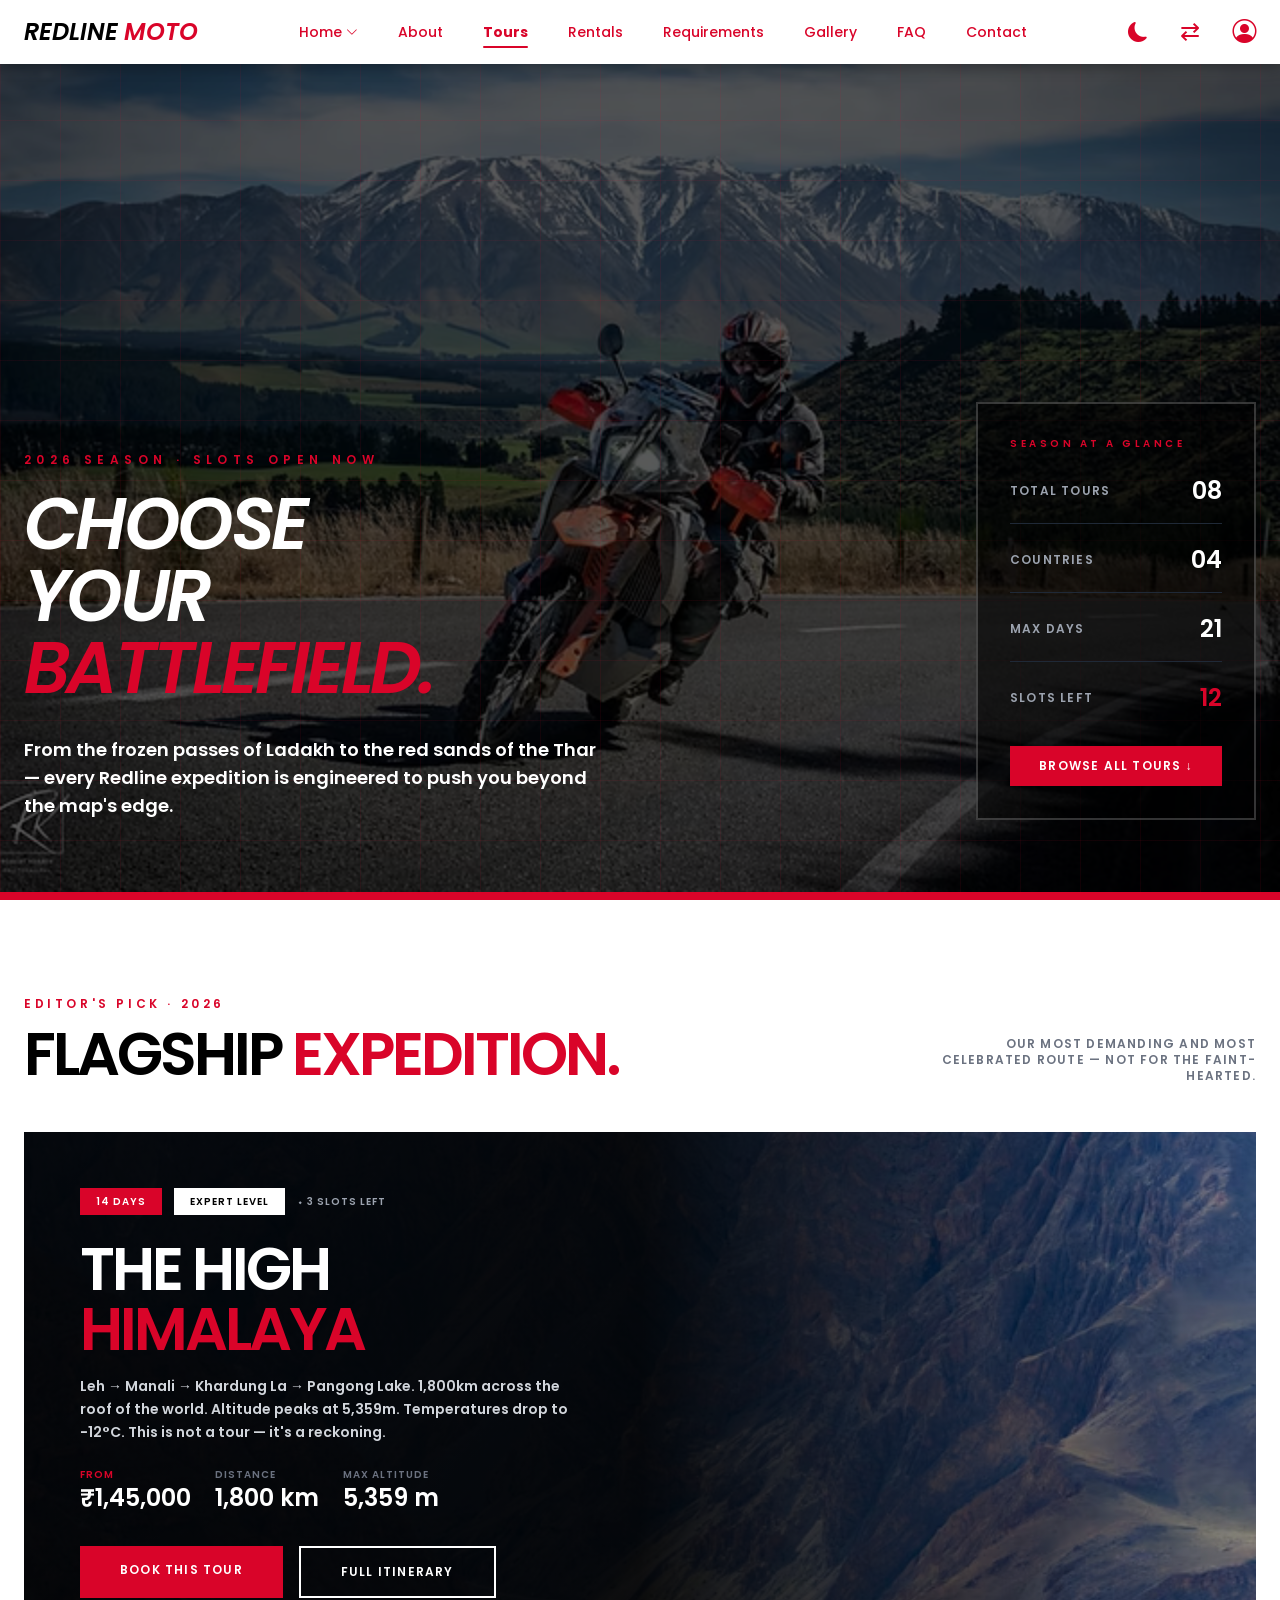
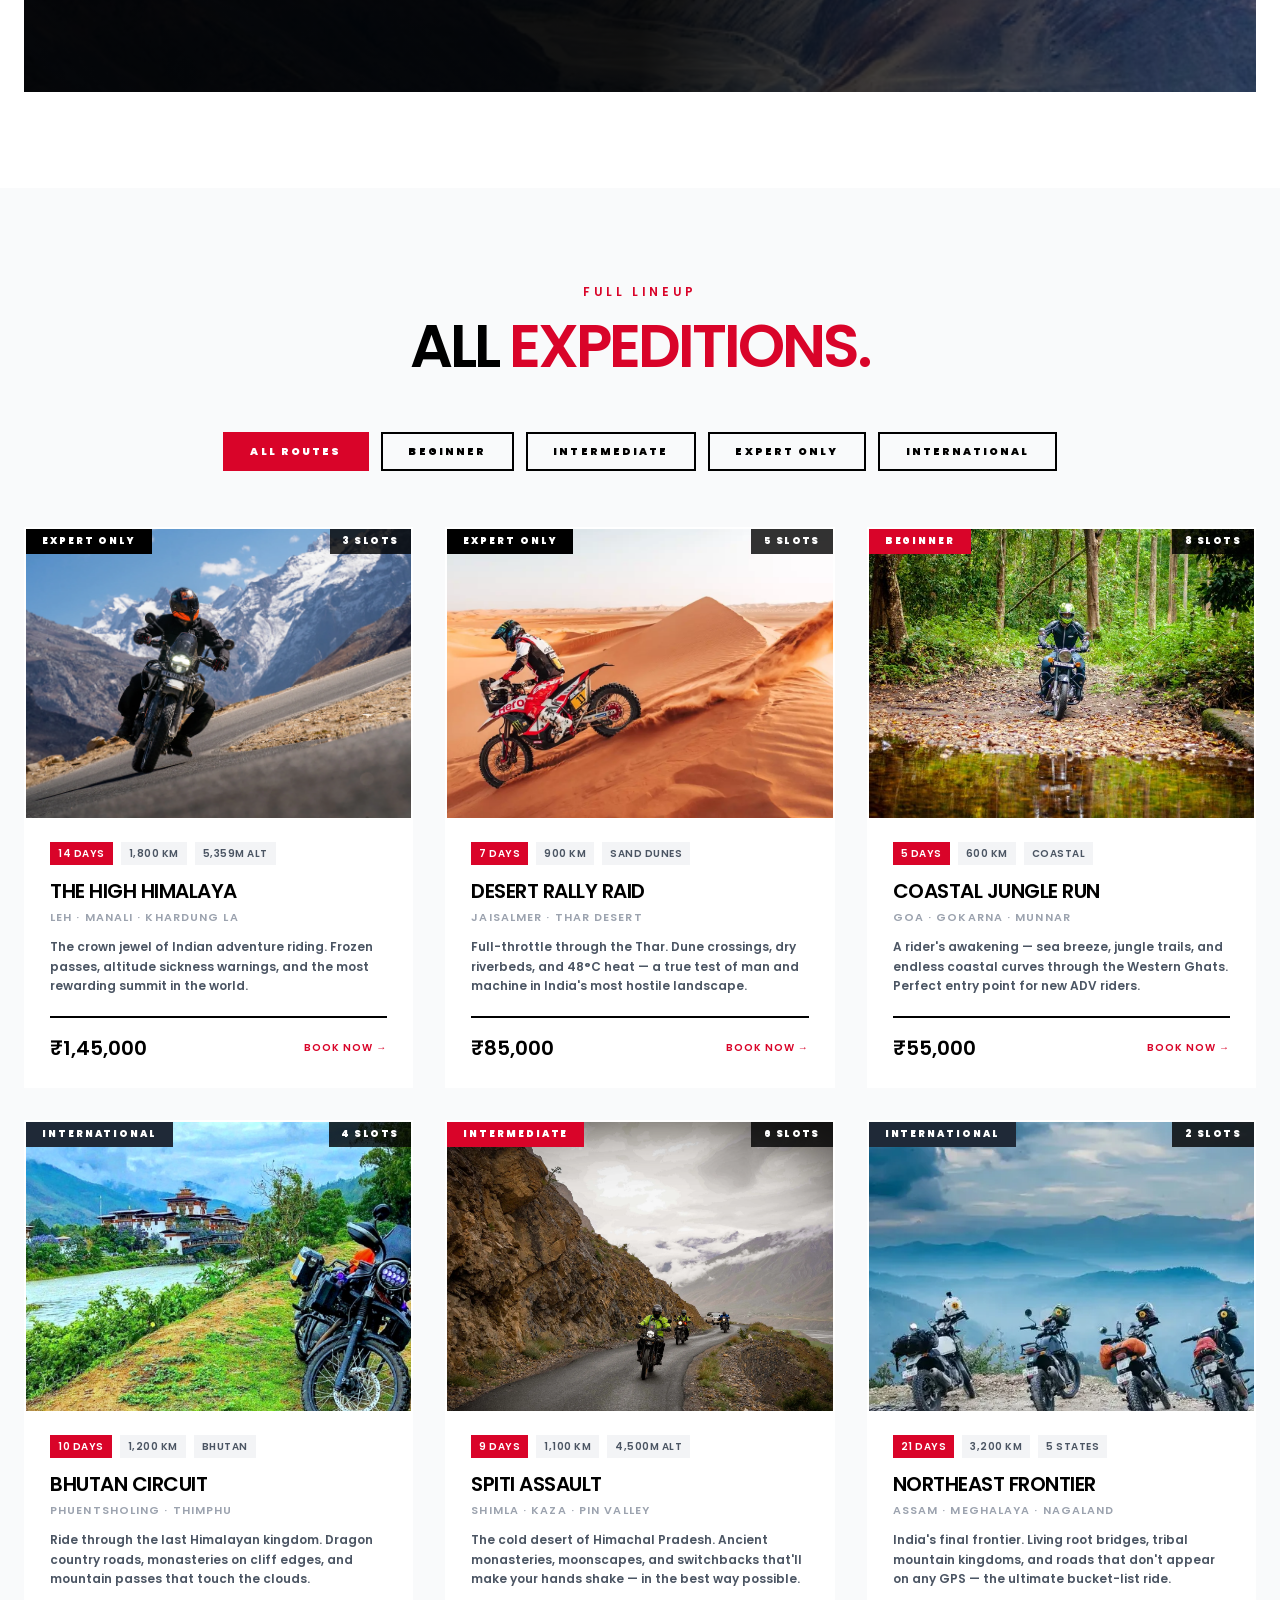
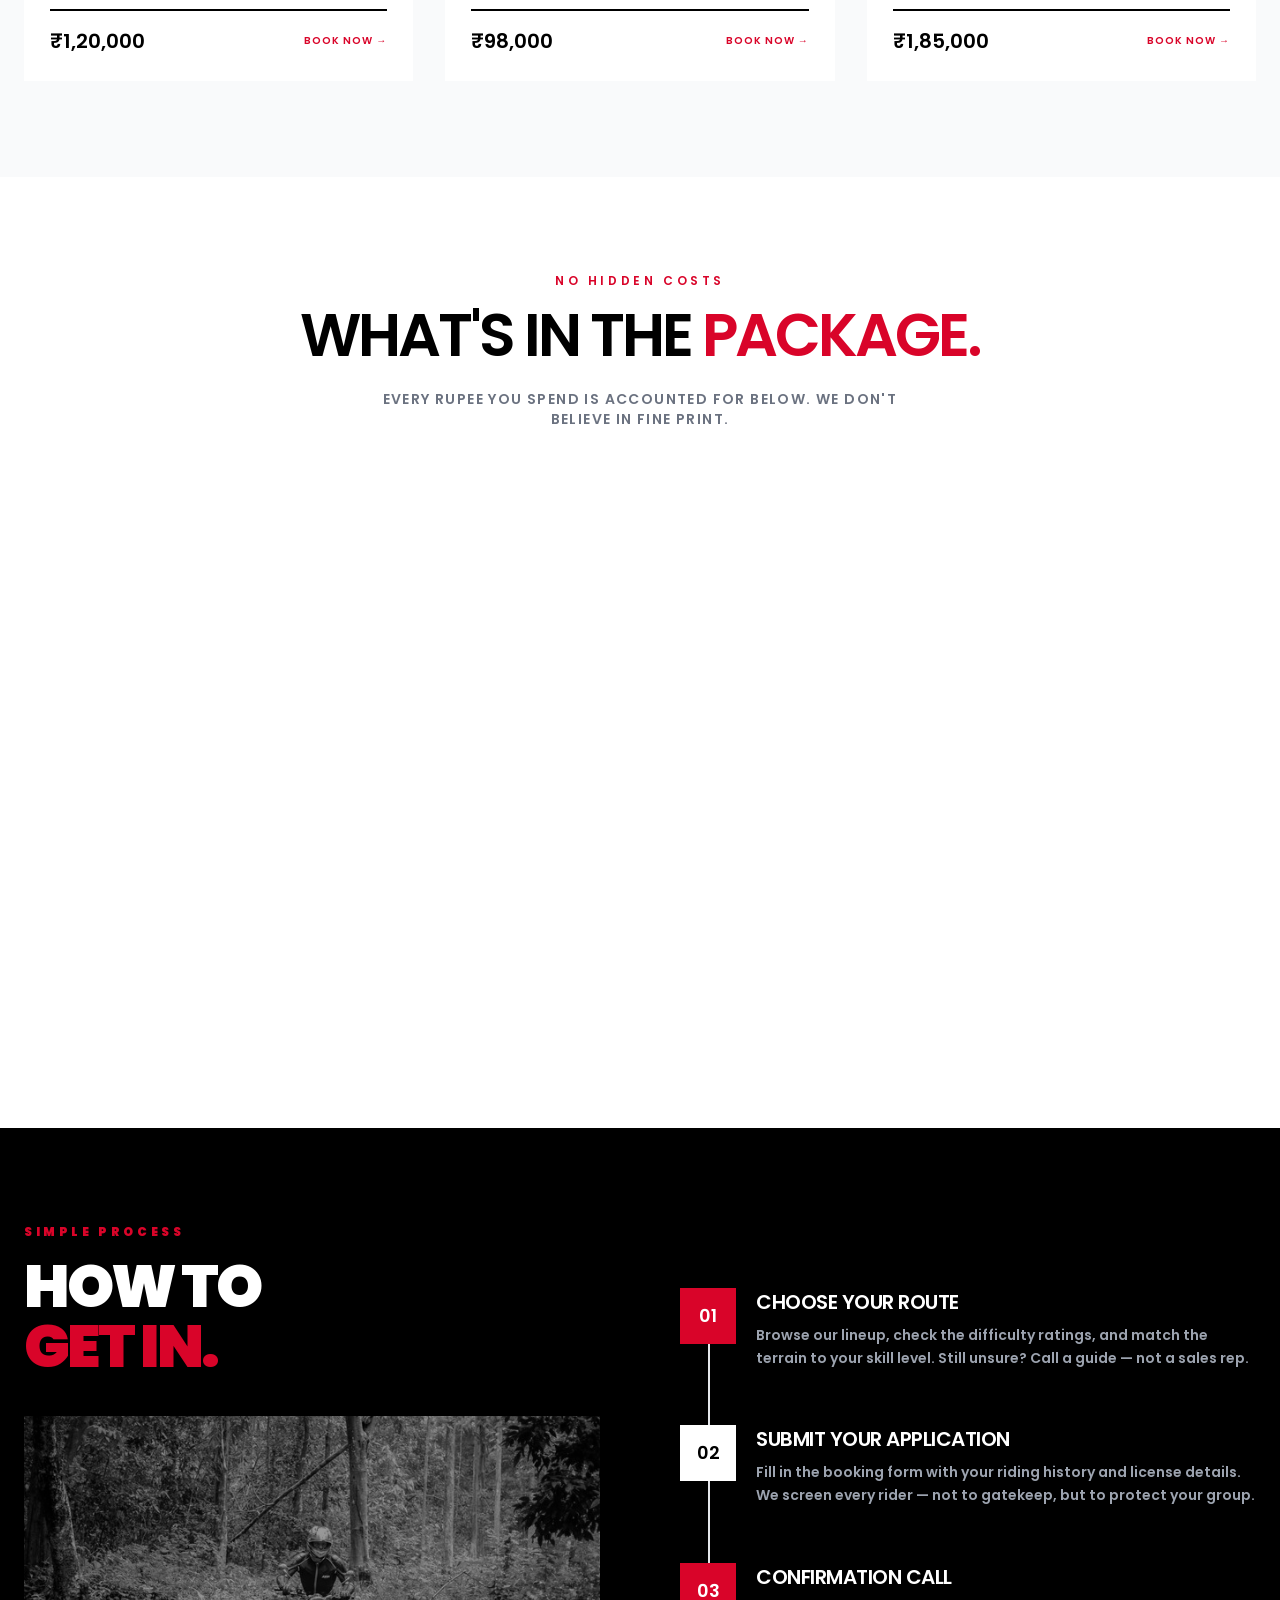
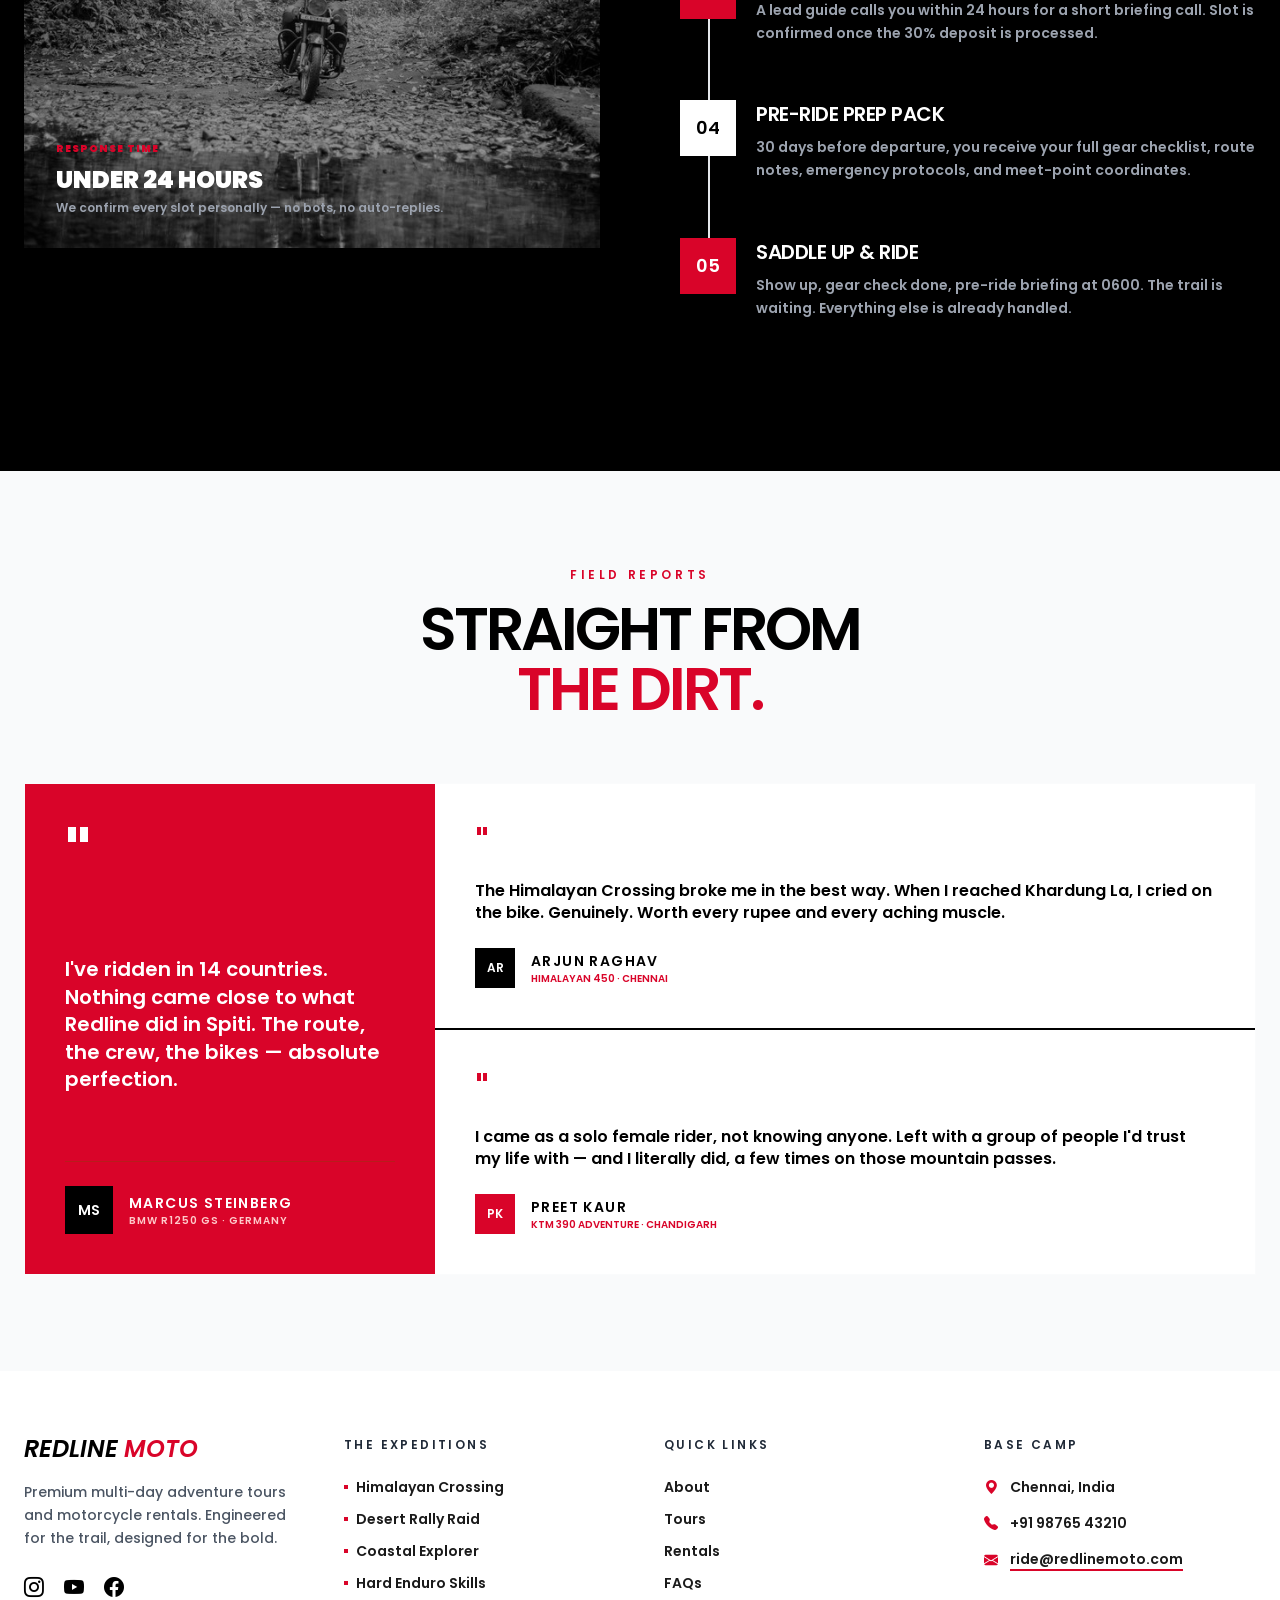
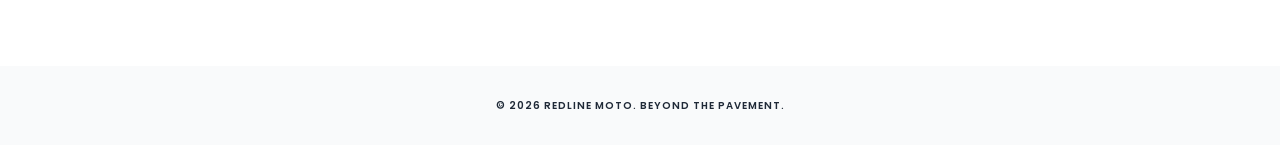
<file: tour.html>
<!DOCTYPE html>
<html lang="en">

<head>
    <meta charset="UTF-8">
    <meta name="viewport" content="width=device-width, initial-scale=1.0">
    <title>Tours - Redline Moto</title>
    <link rel="icon" href="images/logo.jpeg">
    <script src="tailwind.js"></script>
    <link rel="stylesheet" href="https://cdn.jsdelivr.net/npm/bootstrap-icons@1.11.3/font/bootstrap-icons.min.css">
    <link rel="stylesheet" href="navbar.css">
    <link rel="stylesheet" href="footer.css">
    <link rel="preconnect" href="https://fonts.googleapis.com">
    <link rel="preconnect" href="https://fonts.gstatic.com" crossorigin>
    <link href="https://fonts.googleapis.com/css2?family=Poppins:wght@300;400;500;600;700;900&display=swap" rel="stylesheet">

    <style>
        /* ── THEME ───────────────────────────────────── */
        :root { --home-bg:#ffffff; --text-color:#111111; }
        [data-theme="dark"] { --home-bg:#000000; --text-color:#ffffff; }

        body {
            background-color: var(--home-bg) !important;
            color: var(--text-color);
            transition: background-color .4s ease, color .4s ease;
            font-family: 'Poppins', sans-serif;
        }

        [data-theme="dark"] section,
        [data-theme="dark"] .card { background-color:#000 !important; }

        [data-theme="dark"] body,[data-theme="dark"] p,[data-theme="dark"] h1,
        [data-theme="dark"] h2,[data-theme="dark"] h3,[data-theme="dark"] h4,
        [data-theme="dark"] h5,[data-theme="dark"] h6,[data-theme="dark"] span,
        [data-theme="dark"] li,[data-theme="dark"] a,[data-theme="dark"] label,
        [data-theme="dark"] small,[data-theme="dark"] strong { color:#fff !important; }

        /* ── HERO ────────────────────────────────────── */
        .hero-tours {
            min-height: 100vh;
            background: #000;
            position: relative;
            overflow: hidden;
            display: flex;
            align-items: flex-end;
        }

        .hero-bg-img {
            position: absolute;
            inset: 0;
            background-image: url('images/bg4.avif');
            background-size: cover;
            background-position: center;
            opacity: 0.35;
            transition: opacity 1s ease;
        }

        .hero-grid-overlay {
            position: absolute;
            inset: 0;
            background-image:
                linear-gradient(rgba(217,4,41,0.08) 1px, transparent 1px),
                linear-gradient(90deg, rgba(217,4,41,0.08) 1px, transparent 1px);
            background-size: 60px 60px;
            pointer-events: none;
        }

        .hero-bottom-bar {
            background: #D90429;
            height: 8px;
            width: 100%;
            position: absolute;
            bottom: 0;
            left: 0;
        }

        /* ── FILTER TABS ─────────────────────────────── */
        .filter-btn {
            padding: 0.6rem 1.6rem;
            font-size: 0.65rem;
            font-weight: 900;
            text-transform: uppercase;
            letter-spacing: 0.2em;
            border: 2px solid #000;
            cursor: pointer;
            transition: all .25s ease;
            background: transparent;
            color: #000;
        }
        .filter-btn:hover, .filter-btn.active {
            background: #D90429;
            border-color: #D90429;
            color: #fff;
        }
        [data-theme="dark"] .filter-btn {
            border-color: #fff;
            color: #fff;
        }
        [data-theme="dark"] .filter-btn:hover,
        [data-theme="dark"] .filter-btn.active {
            background: #D90429;
            border-color: #D90429;
            color: #fff;
        }
        [data-theme="dark"] .btn,
        [data-theme="dark"] .btn1:hover {
            color: #000000 !important;
        }

        /* ── TOUR CARD ───────────────────────────────── */
        .tour-card {
            position: relative;
            overflow: hidden;
            cursor: pointer;
            border: 2px solid transparent;
            transition: border-color .3s ease, transform .3s ease, box-shadow .3s ease;
        }
        .tour-card:hover {
            border-color: #D90429;
            transform: translateY(-6px);
            box-shadow: 0 20px 40px rgba(0,0,0,0.15);
        }
        .tour-card .card-img {
            overflow: hidden;
        }
        .tour-card .card-img img {
            transition: transform .6s ease;
            width: 100%;
            height: 100%;
            object-fit: cover;
        }
        .tour-card:hover .card-img img {
            transform: scale(1.08);
        }
        .tour-card .difficulty-badge {
            position: absolute;
            top: 0; left: 0;
            padding: 0.35rem 1rem;
            font-size: 0.6rem;
            font-weight: 900;
            text-transform: uppercase;
            letter-spacing: 0.2em;
        }
        .tour-card .slots-badge {
            position: absolute;
            top: 0; right: 0;
            padding: 0.35rem 0.8rem;
            font-size: 0.6rem;
            font-weight: 900;
            text-transform: uppercase;
            letter-spacing: 0.15em;
            background: rgba(0,0,0,0.8);
            color: #fff;
        }

        /* ── FEATURED TOUR (BIG CARD) ────────────────── */
        .featured-tour {
            position: relative;
            overflow: hidden;
            min-height: 560px;
        }
        .featured-tour img {
            position: absolute;
            inset: 0;
            width: 100%;
            height: 100%;
            object-fit: cover;
            transition: transform .7s ease;
        }
        .featured-tour:hover img { transform: scale(1.04); }
        .featured-tour .ft-overlay {
            position: absolute;
            inset: 0;
            background: linear-gradient(to right, rgba(0,0,0,0.92) 50%, rgba(0,0,0,0.2) 100%);
        }
        .featured-tour .ft-content {
            position: relative;
            z-index: 2;
            padding: 3.5rem;
            height: 100%;
            display: flex;
            flex-direction: column;
            justify-content: flex-end;
            max-width: 56%;
        }
        @media(max-width:768px) {
            .featured-tour .ft-content { max-width: 100%; padding: 2rem; }
            .featured-tour .ft-overlay {
                background: linear-gradient(to top, rgba(0,0,0,0.92) 60%, rgba(0,0,0,0.2) 100%);
            }
        }

        /* ── ACCORDION ───────────────────────────────── */
        .accordion-body {
            max-height: 0;
            overflow: hidden;
            transition: max-height .45s ease, padding .3s ease;
        }
        .accordion-body.open {
            max-height: 600px;
        }
        .accordion-icon { transition: transform .35s ease; }
        .accordion-item.open .accordion-icon { transform: rotate(45deg); }

        /* ── MARQUEE ─────────────────────────────────── */
        .marquee-track {
            display: flex;
            width: max-content;
            animation: marquee 20s linear infinite;
        }
        @keyframes marquee {
            0%   { transform: translateX(0); }
            100% { transform: translateX(-50%); }
        }

        /* ── PROCESS STEP ────────────────────────────── */
        .process-step {
            position: relative;
            padding-bottom: 3rem;
        }
        .process-step::after {
            content: '';
            position: absolute;
            left: 1.75rem;
            top: 3.5rem;
            bottom: 0;
            width: 2px;
            background: #e5e7eb;
        }
        .process-step:last-child::after { display: none; }
        [data-theme="dark"] .process-step::after { background: #333; }

        /* ── COMPARE TABLE ───────────────────────────── */
        .compare-row:nth-child(odd) { background: #f9fafb; }
        [data-theme="dark"] .compare-row:nth-child(odd) { background: #0d0d0d; }

        /* ── FADE UP ─────────────────────────────────── */
        .fade-up {
            opacity: 0;
            transform: translateY(36px);
            transition: opacity .7s ease, transform .7s ease;
        }
        .fade-up.visible { opacity: 1; transform: translateY(0); }

        /* ── DARK MODE OVERRIDES ─────────────────────── */
        [data-theme="dark"] .filter-btn { border-color:#555; }
        [data-theme="dark"] .tour-card { background:#0a0a0a !important; }
        [data-theme="dark"] .tour-card:hover { border-color:#D90429; }
        [data-theme="dark"] .bg-white { background:#000 !important; }
        [data-theme="dark"] .bg-gray-50 { background:#0a0a0a !important; }
        [data-theme="dark"] .bg-gray-100 { background:#111 !important; }
        [data-theme="dark"] .border-black { border-color:#fff !important; }
        [data-theme="dark"] .border-gray-200 { border-color:#222 !important; }
        [data-theme="dark"] .text-black { color:#fff !important; }
        [data-theme="dark"] .text-gray-600 { color:#999 !important; }
        [data-theme="dark"] .text-gray-500 { color:#888 !important; }
        [data-theme="dark"] .text-gray-400 { color:#666 !important; }
        [data-theme="dark"] .compare-row:nth-child(odd) { background:#0d0d0d !important; }
        [data-theme="dark"] .accordion-item { border-color:#333 !important; }
    </style>
</head>

<body>
    <div id="navbar"></div>

    <!-- ═══════════════════════════════════════════
         HERO
    ═══════════════════════════════════════════ -->
    <section class="hero-tours">
        <div class="hero-bg-img"></div>
        <div class="hero-grid-overlay"></div>
        <div class="hero-bottom-bar"></div>

        <div class="relative z-10 max-w-7xl mx-auto px-6 pb-20  w-full">
            <div class="flex flex-col lg:flex-row lg:items-end lg:justify-between gap-10">

                <!-- Left text -->
                <div>
                    <p class="text-[#D90429] uppercase tracking-[0.45em] font-semibold text-xs mb-5 mt-20">
                        2026 Season · Slots Open Now
                    </p>
                    <h1 class="italic text-white text-5xl sm:text-6xl md:text-7xl font-semibold uppercase tracking-tighter leading-[0.86]">
                        CHOOSE<br>YOUR<br>
                        <span class="text-[#D90429]">BATTLEFIELD.</span>
                    </h1>
                    <p class="mt-8 text-white text-base md:text-lg max-w-xl leading-relaxed font-semibold">
                        From the frozen passes of Ladakh to the red sands of the Thar — every Redline expedition is engineered to push you beyond the map's edge.
                    </p>
                </div>

                <!-- Right: quick-stats card -->
                <div class="border-2 border-white border-opacity-20 bg-black bg-opacity-60 p-8 min-w-[280px] flex-shrink-0">
                    <p class="text-[10px] font-semibold uppercase tracking-[0.35em] text-[#D90429] mb-6">Season At A Glance</p>
                    <div class="space-y-5">
                        <div class="flex justify-between items-center border-b border-gray-800 pb-4">
                            <span class="text-gray-400 text-xs font-semibold uppercase tracking-widest">Total Tours</span>
                            <span class="text-white font-semibold text-2xl">08</span>
                        </div>
                        <div class="flex justify-between items-center border-b border-gray-800 pb-4">
                            <span class="text-gray-400 text-xs font-semibold uppercase tracking-widest">Countries</span>
                            <span class="text-white font-semibold text-2xl">04</span>
                        </div>
                        <div class="flex justify-between items-center border-b border-gray-800 pb-4">
                            <span class="text-gray-400 text-xs font-semibold uppercase tracking-widest">Max Days</span>
                            <span class="text-white font-semibold text-2xl">21</span>
                        </div>
                        <div class="flex justify-between items-center">
                            <span class="text-gray-400 text-xs font-semibold uppercase tracking-widest">Slots Left</span>
                            <span class="text-[#D90429] font-semibold text-2xl">12</span>
                        </div>
                    </div>
                    <a href="#all-tours"
                        class="btn1 mt-8 block w-full py-3 bg-[#D90429] text-white font-semibold uppercase tracking-widest text-xs text-center hover:bg-white hover:text-black transition-all duration-300">
                        Browse All Tours ↓
                    </a>
                </div>
            </div>
        </div>
    </section>


    <!-- ═══════════════════════════════════════════
         FEATURED TOUR — BIG HERO CARD
    ═══════════════════════════════════════════ -->
    <section class="py-24 bg-white">
        <div class="max-w-7xl mx-auto px-6">

            <div class="flex flex-col sm:flex-row sm:items-end justify-between mb-12 gap-4 fade-up">
                <div>
                    <h3 class="text-[#D90429] uppercase tracking-[0.3em] font-semibold text-xs mb-3">Editor's Pick · 2026</h3>
                    <h2 class="text-black text-4xl md:text-6xl font-semibold uppercase tracking-tighter leading-none">
                        FLAGSHIP <span class="text-[#D90429]">EXPEDITION.</span>
                    </h2>
                </div>
                <p class="text-gray-500 text-xs font-semibold uppercase tracking-widest max-w-xs text-right hidden sm:block">
                    Our most demanding and most celebrated route — not for the faint-hearted.
                </p>
            </div>

            <!-- Featured card -->
            <div class="featured-tour fade-up" style="transition-delay:.1s">
                <img src="images/img5.avif" alt="The High Himalaya" />
                <div class="ft-overlay"></div>
                <div class="ft-content">
                    <div class="flex items-center gap-3 mb-6">
                        <span class="bg-[#D90429] text-white text-[10px] font-semibold uppercase tracking-widest px-4 py-1.5">14 Days</span>
                        <span class="bg-white text-black text-[10px] font-semibold uppercase tracking-widest px-4 py-1.5">Expert Level</span>
                        <span class="text-gray-400 text-[10px] font-semibold uppercase tracking-widest">⬩ 3 Slots Left</span>
                    </div>
                    <h3 class="text-white text-4xl md:text-6xl font-semibold uppercase tracking-tighter leading-none mb-4">
                        The High<br><span class="text-[#D90429]">Himalaya</span>
                    </h3>
                    <p class="text-gray-300 text-sm font-semibold leading-relaxed mb-6 max-w-lg">
                        Leh → Manali → Khardung La → Pangong Lake. 1,800km across the roof of the world. Altitude peaks at 5,359m. Temperatures drop to −12°C. This is not a tour — it's a reckoning.
                    </p>
                    <div class="flex flex-wrap gap-6 mb-8">
                        <div>
                            <p class="text-[10px] text-[#D90429] font-semibold uppercase tracking-widest">From</p>
                            <p class="text-white text-2xl font-semibold">₹1,45,000</p>
                        </div>
                        <div>
                            <p class="text-[10px] text-gray-500 font-semibold uppercase tracking-widest">Distance</p>
                            <p class="text-white text-2xl font-semibold">1,800 km</p>
                        </div>
                        <div>
                            <p class="text-[10px] text-gray-500 font-semibold uppercase tracking-widest">Max Altitude</p>
                            <p class="text-white text-2xl font-semibold">5,359 m</p>
                        </div>
                    </div>
                    <div class="flex flex-wrap gap-4">
                        <a href="contact.html"
                            class="btn1 px-10 py-4 bg-[#D90429] text-white font-semibold uppercase tracking-widest text-xs hover:bg-white hover:text-black transition-all duration-300">
                            Book This Tour
                        </a>
                        <a href="rental.html"
                            class="px-10 py-4 border-2 border-white text-white font-semibold uppercase tracking-widest text-xs hover:border-[#D90429] hover:text-[#D90429] transition-all duration-300">
                            Full Itinerary
                        </a>
                    </div>
                </div>
            </div>

        </div>
    </section>

    <!-- ═══════════════════════════════════════════
         ALL TOURS — FILTER + GRID
    ═══════════════════════════════════════════ -->
    <section id="all-tours" class="py-24 bg-gray-50">
        <div class="max-w-7xl mx-auto px-6">

            <!-- Section header -->
            <div class="flex flex-col items-center text-center mb-14 fade-up">
                <h3 class="text-[#D90429] uppercase tracking-[0.3em] font-semibold text-xs mb-4">Full Lineup</h3>
                <h2 class="text-black text-4xl md:text-6xl font-semibold uppercase tracking-tighter leading-none">
                    ALL <span class="text-[#D90429]">EXPEDITIONS.</span>
                </h2>
            </div>

            <!-- Filter bar -->
            <div class="flex flex-wrap justify-center gap-3 mb-14 fade-up" style="transition-delay:.1s">
                <button class="filter-btn active" data-filter="all">All Routes</button>
                <button class="filter-btn" data-filter="beginner">Beginner</button>
                <button class="filter-btn" data-filter="intermediate">Intermediate</button>
                <button class="filter-btn" data-filter="expert">Expert Only</button>
                <button class="filter-btn" data-filter="international">International</button>
            </div>

            <!-- Grid -->
            <div id="tours-grid" class="grid grid-cols-1 md:grid-cols-2 lg:grid-cols-3 gap-8">

                <!-- CARD 1 -->
                <div class="tour-card bg-white fade-up" data-difficulty="expert" style="transition-delay:0s">
                    <div class="card-img aspect-[4/3]">
                        <img src="images/img1.webp" alt="High Himalaya" />
                        <div class="difficulty-badge bg-black text-white">Expert Only</div>
                        <div class="slots-badge">3 Slots</div>
                    </div>
                    <div class="p-6">
                        <div class="flex gap-2 mb-3">
                            <span class="text-[10px] bg-[#D90429] text-white px-2 py-1 font-semibold uppercase tracking-wider">14 Days</span>
                            <span class="text-[10px] bg-gray-100 text-gray-600 px-2 py-1 font-semibold uppercase tracking-wider">1,800 km</span>
                            <span class="text-[10px] bg-gray-100 text-gray-600 px-2 py-1 font-semibold uppercase tracking-wider">5,359m Alt</span>
                        </div>
                        <h3 class="text-xl font-semibold uppercase tracking-tight text-black mb-1">The High Himalaya</h3>
                        <p class="text-gray-400 text-[11px] font-semibold uppercase tracking-[0.1em] mb-3">Leh · Manali · Khardung La</p>
                        <p class="text-gray-600 text-xs font-semibold leading-relaxed mb-5">The crown jewel of Indian adventure riding. Frozen passes, altitude sickness warnings, and the most rewarding summit in the world.</p>
                        <div class="flex items-center justify-between border-t-2 border-black pt-4">
                            <span class="text-black font-semibold text-xl">₹1,45,000</span>
                            <a href="contact.html" class="text-[10px] font-semibold uppercase tracking-widest text-[#D90429] hover:underline">Book Now →</a>
                        </div>
                    </div>
                </div>

                <!-- CARD 2 -->
                <div class="tour-card bg-white fade-up" data-difficulty="expert" style="transition-delay:.05s">
                    <div class="card-img aspect-[4/3]">
                        <img src="images/img2.webp" alt="Desert Rally Raid" />
                        <div class="difficulty-badge bg-black text-white">Expert Only</div>
                        <div class="slots-badge">5 Slots</div>
                    </div>
                    <div class="p-6">
                        <div class="flex gap-2 mb-3">
                            <span class="text-[10px] bg-[#D90429] text-white px-2 py-1 font-semibold uppercase tracking-wider">7 Days</span>
                            <span class="text-[10px] bg-gray-100 text-gray-600 px-2 py-1 font-semibold uppercase tracking-wider">900 km</span>
                            <span class="text-[10px] bg-gray-100 text-gray-600 px-2 py-1 font-semibold uppercase tracking-wider">Sand Dunes</span>
                        </div>
                        <h3 class="text-xl font-semibold uppercase tracking-tight text-black mb-1">Desert Rally Raid</h3>
                        <p class="text-gray-400 text-[11px] font-semibold uppercase tracking-[0.1em] mb-3">Jaisalmer · Thar Desert</p>
                        <p class="text-gray-600 text-xs font-semibold leading-relaxed mb-5">Full-throttle through the Thar. Dune crossings, dry riverbeds, and 48°C heat — a true test of man and machine in India's most hostile landscape.</p>
                        <div class="flex items-center justify-between border-t-2 border-black pt-4">
                            <span class="text-black font-semibold text-xl">₹85,000</span>
                            <a href="contact.html" class="text-[10px] font-semibold uppercase tracking-widest text-[#D90429] hover:underline">Book Now →</a>
                        </div>
                    </div>
                </div>

                <!-- CARD 3 -->
                <div class="tour-card bg-white fade-up" data-difficulty="beginner" style="transition-delay:.1s">
                    <div class="card-img aspect-[4/3]">
                        <img src="images/img3.jpg" alt="Coastal Jungle Run" />
                        <div class="difficulty-badge bg-[#D90429] text-white">Beginner</div>
                        <div class="slots-badge">8 Slots</div>
                    </div>
                    <div class="p-6">
                        <div class="flex gap-2 mb-3">
                            <span class="text-[10px] bg-[#D90429] text-white px-2 py-1 font-semibold uppercase tracking-wider">5 Days</span>
                            <span class="text-[10px] bg-gray-100 text-gray-600 px-2 py-1 font-semibold uppercase tracking-wider">600 km</span>
                            <span class="text-[10px] bg-gray-100 text-gray-600 px-2 py-1 font-semibold uppercase tracking-wider">Coastal</span>
                        </div>
                        <h3 class="text-xl font-semibold uppercase tracking-tight text-black mb-1">Coastal Jungle Run</h3>
                        <p class="text-gray-400 text-[11px] font-semibold uppercase tracking-[0.1em] mb-3">Goa · Gokarna · Munnar</p>
                        <p class="text-gray-600 text-xs font-semibold leading-relaxed mb-5">A rider's awakening — sea breeze, jungle trails, and endless coastal curves through the Western Ghats. Perfect entry point for new ADV riders.</p>
                        <div class="flex items-center justify-between border-t-2 border-black pt-4">
                            <span class="text-black font-semibold text-xl">₹55,000</span>
                            <a href="contact.html" class="text-[10px] font-semibold uppercase tracking-widest text-[#D90429] hover:underline">Book Now →</a>
                        </div>
                    </div>
                </div>

                <!-- CARD 4 -->
                <div class="tour-card bg-white fade-up" data-difficulty="international" style="transition-delay:.15s">
                    <div class="card-img aspect-[4/3]">
                        <img src="images/img9.jpg" alt="Bhutan Circuit" />
                        <div class="difficulty-badge bg-gray-800 text-white">International</div>
                        <div class="slots-badge">4 Slots</div>
                    </div>
                    <div class="p-6">
                        <div class="flex gap-2 mb-3">
                            <span class="text-[10px] bg-[#D90429] text-white px-2 py-1 font-semibold uppercase tracking-wider">10 Days</span>
                            <span class="text-[10px] bg-gray-100 text-gray-600 px-2 py-1 font-semibold uppercase tracking-wider">1,200 km</span>
                            <span class="text-[10px] bg-gray-100 text-gray-600 px-2 py-1 font-semibold uppercase tracking-wider">Bhutan</span>
                        </div>
                        <h3 class="text-xl font-semibold uppercase tracking-tight text-black mb-1">Bhutan Circuit</h3>
                        <p class="text-gray-400 text-[11px] font-semibold uppercase tracking-[0.1em] mb-3">Phuentsholing · Thimphu</p>
                        <p class="text-gray-600 text-xs font-semibold leading-relaxed mb-5">Ride through the last Himalayan kingdom. Dragon country roads, monasteries on cliff edges, and mountain passes that touch the clouds.</p>
                        <div class="flex items-center justify-between border-t-2 border-black pt-4">
                            <span class="text-black font-semibold text-xl">₹1,20,000</span>
                            <a href="contact.html" class="text-[10px] font-semibold uppercase tracking-widest text-[#D90429] hover:underline">Book Now →</a>
                        </div>
                    </div>
                </div>

                <!-- CARD 5 -->
                <div class="tour-card bg-white fade-up" data-difficulty="intermediate" style="transition-delay:.2s">
                    <div class="card-img aspect-[4/3]">
                        <img src="images/img10.jpg" alt="Spiti Assault" />
                        <div class="difficulty-badge bg-[#D90429] text-white">Intermediate</div>
                        <div class="slots-badge">6 Slots</div>
                    </div>
                    <div class="p-6">
                        <div class="flex gap-2 mb-3">
                            <span class="text-[10px] bg-[#D90429] text-white px-2 py-1 font-semibold uppercase tracking-wider">9 Days</span>
                            <span class="text-[10px] bg-gray-100 text-gray-600 px-2 py-1 font-semibold uppercase tracking-wider">1,100 km</span>
                            <span class="text-[10px] bg-gray-100 text-gray-600 px-2 py-1 font-semibold uppercase tracking-wider">4,500m Alt</span>
                        </div>
                        <h3 class="text-xl font-semibold uppercase tracking-tight text-black mb-1">Spiti Assault</h3>
                        <p class="text-gray-400 text-[11px] font-semibold uppercase tracking-[0.1em] mb-3">Shimla · Kaza · Pin Valley</p>
                        <p class="text-gray-600 text-xs font-semibold leading-relaxed mb-5">The cold desert of Himachal Pradesh. Ancient monasteries, moonscapes, and switchbacks that'll make your hands shake — in the best way possible.</p>
                        <div class="flex items-center justify-between border-t-2 border-black pt-4">
                            <span class="text-black font-semibold text-xl">₹98,000</span>
                            <a href="contact.html" class="text-[10px] font-semibold uppercase tracking-widest text-[#D90429] hover:underline">Book Now →</a>
                        </div>
                    </div>
                </div>

                <!-- CARD 6 -->
                <div class="tour-card bg-white fade-up" data-difficulty="international" style="transition-delay:.25s">
                    <div class="card-img aspect-[4/3]">
                        <img src="images/img11.webp" alt="Northeast Frontier" />
                        <div class="difficulty-badge bg-gray-800 text-white">International</div>
                        <div class="slots-badge">2 Slots</div>
                    </div>
                    <div class="p-6">
                        <div class="flex gap-2 mb-3">
                            <span class="text-[10px] bg-[#D90429] text-white px-2 py-1 font-semibold uppercase tracking-wider">21 Days</span>
                            <span class="text-[10px] bg-gray-100 text-gray-600 px-2 py-1 font-semibold uppercase tracking-wider">3,200 km</span>
                            <span class="text-[10px] bg-gray-100 text-gray-600 px-2 py-1 font-semibold uppercase tracking-wider">5 States</span>
                        </div>
                        <h3 class="text-xl font-semibold uppercase tracking-tight text-black mb-1">Northeast Frontier</h3>
                        <p class="text-gray-400 text-[11px] font-semibold uppercase tracking-[0.1em] mb-3">Assam · Meghalaya · Nagaland</p>
                        <p class="text-gray-600 text-xs font-semibold leading-relaxed mb-5">India's final frontier. Living root bridges, tribal mountain kingdoms, and roads that don't appear on any GPS — the ultimate bucket-list ride.</p>
                        <div class="flex items-center justify-between border-t-2 border-black pt-4">
                            <span class="text-black font-semibold text-xl">₹1,85,000</span>
                            <a href="contact.html" class="text-[10px] font-semibold uppercase tracking-widest text-[#D90429] hover:underline">Book Now →</a>
                        </div>
                    </div>
                </div>

            </div>
        </div>
    </section>

    <!-- ═══════════════════════════════════════════
         WHAT'S INCLUDED — COMPARE TABLE
    ═══════════════════════════════════════════ -->
    <section class="py-24 bg-white">
        <div class="max-w-7xl mx-auto px-6">

            <div class="flex flex-col items-center text-center mb-16 fade-up">
                <h3 class="text-[#D90429] uppercase tracking-[0.3em] font-semibold text-xs mb-4">No Hidden Costs</h3>
                <h2 class="text-black text-4xl md:text-6xl font-semibold uppercase tracking-tighter leading-none">
                    WHAT'S IN THE <span class="text-[#D90429]">PACKAGE.</span>
                </h2>
                <p class="mt-6 text-gray-500 text-sm font-semibold uppercase tracking-widest max-w-xl">
                    Every rupee you spend is accounted for below. We don't believe in fine print.
                </p>
            </div>

            <!-- Compare table -->
            <div class="overflow-x-auto fade-up" style="transition-delay:.1s">
                <table class="w-full min-w-[640px] border-collapse">
                    <thead>
                        <tr class="border-b-4 border-black">
                            <th class="text-left py-4 px-6 text-xs font-semibold uppercase tracking-widest text-black w-2/5">What's Included</th>
                            <th class="py-4 px-6 text-center text-xs font-semibold uppercase tracking-widest text-[#D90429]">Beginner</th>
                            <th class="py-4 px-6 text-center text-xs font-semibold uppercase tracking-widest text-black">Intermediate</th>
                            <th class="py-4 px-6 text-center text-xs font-semibold uppercase tracking-widest text-black">Expert</th>
                            <th class="py-4 px-6 text-center text-xs font-semibold uppercase tracking-widest text-gray-500">International</th>
                        </tr>
                    </thead>
                    <tbody>
                        <tr class="compare-row border-b border-gray-200">
                            <td class="py-4 px-6 text-sm font-semibold text-black">Adventure bike (full day)</td>
                            <td class="py-4 px-6 text-center"><i class="bi bi-check-circle-fill text-[#D90429] text-lg"></i></td>
                            <td class="py-4 px-6 text-center"><i class="bi bi-check-circle-fill text-[#D90429] text-lg"></i></td>
                            <td class="py-4 px-6 text-center"><i class="bi bi-check-circle-fill text-[#D90429] text-lg"></i></td>
                            <td class="py-4 px-6 text-center"><i class="bi bi-check-circle-fill text-[#D90429] text-lg"></i></td>
                        </tr>
                        <tr class="compare-row border-b border-gray-200">
                            <td class="py-4 px-6 text-sm font-semibold text-black">Lead guide + sweep rider</td>
                            <td class="py-4 px-6 text-center"><i class="bi bi-check-circle-fill text-[#D90429] text-lg"></i></td>
                            <td class="py-4 px-6 text-center"><i class="bi bi-check-circle-fill text-[#D90429] text-lg"></i></td>
                            <td class="py-4 px-6 text-center"><i class="bi bi-check-circle-fill text-[#D90429] text-lg"></i></td>
                            <td class="py-4 px-6 text-center"><i class="bi bi-check-circle-fill text-[#D90429] text-lg"></i></td>
                        </tr>
                        <tr class="compare-row border-b border-gray-200">
                            <td class="py-4 px-6 text-sm font-semibold text-black">Accommodation (twin-share)</td>
                            <td class="py-4 px-6 text-center"><i class="bi bi-check-circle-fill text-[#D90429] text-lg"></i></td>
                            <td class="py-4 px-6 text-center"><i class="bi bi-check-circle-fill text-[#D90429] text-lg"></i></td>
                            <td class="py-4 px-6 text-center"><i class="bi bi-check-circle-fill text-[#D90429] text-lg"></i></td>
                            <td class="py-4 px-6 text-center"><i class="bi bi-check-circle-fill text-[#D90429] text-lg"></i></td>
                        </tr>
                        <tr class="compare-row border-b border-gray-200">
                            <td class="py-4 px-6 text-sm font-semibold text-black">Meals (breakfast + dinner)</td>
                            <td class="py-4 px-6 text-center"><i class="bi bi-check-circle-fill text-[#D90429] text-lg"></i></td>
                            <td class="py-4 px-6 text-center"><i class="bi bi-check-circle-fill text-[#D90429] text-lg"></i></td>
                            <td class="py-4 px-6 text-center"><i class="bi bi-check-circle-fill text-[#D90429] text-lg"></i></td>
                            <td class="py-4 px-6 text-center"><i class="bi bi-check-circle-fill text-[#D90429] text-lg"></i></td>
                        </tr>
                        <tr class="compare-row border-b border-gray-200">
                            <td class="py-4 px-6 text-sm font-semibold text-black">Medical officer on-route</td>
                            <td class="py-4 px-6 text-center"><i class="bi bi-dash text-gray-300 text-xl"></i></td>
                            <td class="py-4 px-6 text-center"><i class="bi bi-check-circle-fill text-[#D90429] text-lg"></i></td>
                            <td class="py-4 px-6 text-center"><i class="bi bi-check-circle-fill text-[#D90429] text-lg"></i></td>
                            <td class="py-4 px-6 text-center"><i class="bi bi-check-circle-fill text-[#D90429] text-lg"></i></td>
                        </tr>
                        <tr class="compare-row border-b border-gray-200">
                            <td class="py-4 px-6 text-sm font-semibold text-black">Support vehicle + mechanic</td>
                            <td class="py-4 px-6 text-center"><i class="bi bi-dash text-gray-300 text-xl"></i></td>
                            <td class="py-4 px-6 text-center"><i class="bi bi-check-circle-fill text-[#D90429] text-lg"></i></td>
                            <td class="py-4 px-6 text-center"><i class="bi bi-check-circle-fill text-[#D90429] text-lg"></i></td>
                            <td class="py-4 px-6 text-center"><i class="bi bi-check-circle-fill text-[#D90429] text-lg"></i></td>
                        </tr>
                        <tr class="compare-row border-b border-gray-200">
                            <td class="py-4 px-6 text-sm font-semibold text-black">Permit handling (inner-line)</td>
                            <td class="py-4 px-6 text-center"><i class="bi bi-dash text-gray-300 text-xl"></i></td>
                            <td class="py-4 px-6 text-center"><i class="bi bi-dash text-gray-300 text-xl"></i></td>
                            <td class="py-4 px-6 text-center"><i class="bi bi-check-circle-fill text-[#D90429] text-lg"></i></td>
                            <td class="py-4 px-6 text-center"><i class="bi bi-check-circle-fill text-[#D90429] text-lg"></i></td>
                        </tr>
                        <tr class="compare-row">
                            <td class="py-4 px-6 text-sm font-semibold text-black">International travel logistics</td>
                            <td class="py-4 px-6 text-center"><i class="bi bi-dash text-gray-300 text-xl"></i></td>
                            <td class="py-4 px-6 text-center"><i class="bi bi-dash text-gray-300 text-xl"></i></td>
                            <td class="py-4 px-6 text-center"><i class="bi bi-dash text-gray-300 text-xl"></i></td>
                            <td class="py-4 px-6 text-center"><i class="bi bi-check-circle-fill text-[#D90429] text-lg"></i></td>
                        </tr>
                    </tbody>
                </table>
            </div>

        </div>
    </section>

    <!-- ═══════════════════════════════════════════
         HOW TO BOOK — PROCESS STEPS
    ═══════════════════════════════════════════ -->
    <section class="py-24 bg-black">
        <div class="max-w-7xl mx-auto px-6">

            <div class="grid grid-cols-1 lg:grid-cols-2 gap-20 items-start">

                <!-- Left: heading + image -->
                <div class="fade-up">
                    <h3 class="text-[#D90429] uppercase tracking-[0.3em] font-black text-xs mb-4">Simple Process</h3>
                    <h2 class="text-white text-4xl md:text-6xl font-black uppercase tracking-tighter leading-none mb-10">
                        HOW TO<br><span class="text-[#D90429]">GET IN.</span>
                    </h2>
                    <div class="relative aspect-[4/3] overflow-hidden">
                        <img src="images/img3.jpg" alt="Booking Process" class="w-full h-full object-cover grayscale hover:grayscale-0 transition-all duration-700" />
                        <div class="absolute inset-0 bg-black bg-opacity-40 flex items-end p-8">
                            <div>
                                <p class="text-[10px] font-black uppercase tracking-widest text-[#D90429] mb-2">Response Time</p>
                                <p class="text-white text-2xl font-black uppercase">Under 24 Hours</p>
                                <p class="text-gray-400 text-xs font-semibold mt-1">We confirm every slot personally — no bots, no auto-replies.</p>
                            </div>
                        </div>
                    </div>
                </div>

                <!-- Right: steps -->
                <div class="pt-16 fade-up" style="transition-delay:.15s">
                    <div class="process-step">
                        <div class="flex items-start gap-5 mb-2">
                            <div class="w-14 h-14 bg-[#D90429] flex items-center justify-center flex-shrink-0 text-white font-semibold text-lg">01</div>
                            <div>
                                <h4 class="text-white text-xl font-semibold uppercase tracking-tight mb-2">Choose Your Route</h4>
                                <p class="text-gray-400 text-sm font-semibold leading-relaxed">Browse our lineup, check the difficulty ratings, and match the terrain to your skill level. Still unsure? Call a guide — not a sales rep.</p>
                            </div>
                        </div>
                    </div>
                    <div class="process-step">
                        <div class="flex items-start gap-5 mb-2">
                            <div class="w-14 h-14 bg-white flex items-center justify-center flex-shrink-0 text-black font-semibold text-lg">02</div>
                            <div>
                                <h4 class="text-white text-xl font-semibold uppercase tracking-tight mb-2">Submit Your Application</h4>
                                <p class="text-gray-400 text-sm font-semibold leading-relaxed">Fill in the booking form with your riding history and license details. We screen every rider — not to gatekeep, but to protect your group.</p>
                            </div>
                        </div>
                    </div>
                    <div class="process-step">
                        <div class="flex items-start gap-5 mb-2">
                            <div class="w-14 h-14 bg-[#D90429] flex items-center justify-center flex-shrink-0 text-white font-semibold text-lg">03</div>
                            <div>
                                <h4 class="text-white text-xl font-semibold uppercase tracking-tight mb-2">Confirmation Call</h4>
                                <p class="text-gray-400 text-sm font-semibold leading-relaxed">A lead guide calls you within 24 hours for a short briefing call. Slot is confirmed once the 30% deposit is processed.</p>
                            </div>
                        </div>
                    </div>
                    <div class="process-step">
                        <div class="flex items-start gap-5 mb-2">
                            <div class="w-14 h-14 bg-white flex items-center justify-center flex-shrink-0 text-black font-semibold text-lg">04</div>
                            <div>
                                <h4 class="text-white text-xl font-semibold uppercase tracking-tight mb-2">Pre-Ride Prep Pack</h4>
                                <p class="text-gray-400 text-sm font-semibold leading-relaxed">30 days before departure, you receive your full gear checklist, route notes, emergency protocols, and meet-point coordinates.</p>
                            </div>
                        </div>
                    </div>
                    <div class="process-step">
                        <div class="flex items-start gap-5 mb-2">
                            <div class="w-14 h-14 bg-[#D90429] flex items-center justify-center flex-shrink-0 text-white font-semibold text-lg">05</div>
                            <div>
                                <h4 class="text-white text-xl font-semibold uppercase tracking-tight mb-2">Saddle Up & Ride</h4>
                                <p class="text-gray-400 text-sm font-semibold leading-relaxed">Show up, gear check done, pre-ride briefing at 0600. The trail is waiting. Everything else is already handled.</p>
                            </div>
                        </div>
                    </div>
                </div>
            </div>
        </div>
    </section>


    <!-- ═══════════════════════════════════════════
         SOCIAL PROOF STRIP
    ═══════════════════════════════════════════ -->
    <section class="py-24 bg-gray-50">
        <div class="max-w-7xl mx-auto px-6">

            <div class="flex flex-col items-center text-center mb-16 fade-up">
                <h3 class="text-[#D90429] uppercase tracking-[0.3em] font-semibold text-xs mb-4">Field Reports</h3>
                <h2 class="text-black text-4xl md:text-6xl font-semibold uppercase tracking-tighter leading-none">
                    STRAIGHT FROM<br><span class="text-[#D90429]">THE DIRT.</span>
                </h2>
            </div>

            <!-- 2-col testimonials + big quote -->
            <div class="grid grid-cols-1 lg:grid-cols-3 gap-0 border border-white/10">

                <!-- Big quote -->
                <div class="lg:col-span-1 bg-[#D90429] p-10 flex flex-col justify-between fade-up">
                    <div class="text-white text-7xl font-semibold leading-none mb-6">"</div>
                    <p class="text-white text-xl font-semibold leading-snug mb-8">
                        I've ridden in 14 countries. Nothing came close to what Redline did in Spiti. The route, the crew, the bikes — absolute perfection.
                    </p>
                    <div class="border-t border-red-700 pt-6">
                        <div class="flex items-center gap-4">
                            <div class="w-12 h-12 bg-black flex items-center justify-center text-white font-semibold text-sm">MS</div>
                            <div>
                                <h4 class="text-white text-sm font-semibold uppercase tracking-widest">Marcus Steinberg</h4>
                                <p class="text-red-200 text-[10px] font-semibold uppercase tracking-widest">BMW R1250 GS · Germany</p>
                            </div>
                        </div>
                    </div>
                </div>

                <!-- Two stacked testimonials -->
                <div class="lg:col-span-2 divide-y-2 divide-black">
                    <div class="p-10 bg-white fade-up" style="transition-delay:.1s">
                        <div class="text-[#D90429] text-4xl font-semibold mb-4">"</div>
                        <p class="text-black font-semibold text-base leading-snug mb-6">The Himalayan Crossing broke me in the best way. When I reached Khardung La, I cried on the bike. Genuinely. Worth every rupee and every aching muscle.</p>
                        <div class="flex items-center gap-4">
                            <div class="w-10 h-10 bg-black flex items-center justify-center text-white font-semibold text-xs">AR</div>
                            <div>
                                <h4 class="text-sm font-semibold uppercase tracking-widest text-black">Arjun Raghav</h4>
                                <p class="text-[10px] text-[#D90429] font-semibold uppercase">Himalayan 450 · Chennai</p>
                            </div>
                        </div>
                    </div>
                    <div class="p-10 bg-white fade-up" style="transition-delay:.15s">
                        <div class="text-[#D90429] text-4xl font-semibold mb-4">"</div>
                        <p class="text-black font-semibold text-base leading-snug mb-6">I came as a solo female rider, not knowing anyone. Left with a group of people I'd trust my life with — and I literally did, a few times on those mountain passes.</p>
                        <div class="flex items-center gap-4">
                            <div class="w-10 h-10 bg-[#D90429] flex items-center justify-center text-white font-semibold text-xs">PK</div>
                            <div>
                                <h4 class="text-sm font-semibold uppercase tracking-widest text-black">Preet Kaur</h4>
                                <p class="text-[10px] text-[#D90429] font-semibold uppercase">KTM 390 Adventure · Chandigarh</p>
                            </div>
                        </div>
                    </div>
                </div>
            </div>

        </div>
    </section>


    <div id="footer"></div>

    <script>
        tailwind.config = {
            theme: {
                extend: {
                    fontFamily: { sans: ['Poppins', 'ui-sans-serif', 'system-ui'] }
                }
            }
        }


        // Scroll fade-in
        const observer = new IntersectionObserver(entries => {
            entries.forEach(e => { if (e.isIntersecting) e.target.classList.add('visible'); });
        }, { threshold: 0.1 });
        document.querySelectorAll('.fade-up').forEach(el => observer.observe(el));

        // Filter tabs
        document.querySelectorAll('.filter-btn').forEach(btn => {
            btn.addEventListener('click', () => {
                document.querySelectorAll('.filter-btn').forEach(b => b.classList.remove('active'));
                btn.classList.add('active');
                const filter = btn.dataset.filter;
                document.querySelectorAll('#tours-grid .tour-card').forEach(card => {
                    const diff = card.dataset.difficulty;
                    const show = filter === 'all' || diff === filter;
                    card.style.display = show ? 'block' : 'none';
                });
            });
        });

        // Accordion
        function toggleAccordion(btn) {
            const item = btn.closest('.accordion-item');
            const body = item.querySelector('.accordion-body');
            const isOpen = item.classList.contains('open');

            // close all
            document.querySelectorAll('.accordion-item').forEach(i => {
                i.classList.remove('open');
                i.querySelector('.accordion-body').classList.remove('open');
            });

            if (!isOpen) {
                item.classList.add('open');
                body.classList.add('open');
            }
        }
    </script>
    <script src="navbar.js"></script>
    <script src="footer.js"></script>
</body>
</html>
</file>
<file: navbar.css>
html,
body {
  max-width: 100% !important;
  overflow-x: hidden !important;
  margin: 0;
  padding: 0;
}

.mobile-toggle {
  display: none;
}

.nav-active {
  font-weight: 700;
  position: relative;
}

.nav-active::after {
  content: "";
  position: absolute;
  left: 0;
  bottom: -6px;
  width: 100%;
  height: 2px;
  background-color: #D90429;
  border-radius: 2px;
}

[dir="rtl"] #profileMenu {
  margin-right: -20px;
}

.home-active {
  font-weight: 700 !important;
  position: relative;
}

#homeDropdownMenu li a.nav-active::after {
  display: none;
}

#dashboardDropdownMenu li a.nav-active::after {
  display: none;
}

#profileMenu li a.nav-active::after {
  display: none;
}

[data-theme="dark"] #homeDropdownMenu,
[data-theme="dark"] #profileMenu{
  background-color: #000000 !important;
}
[data-theme="dark"] #homeDropdownMenu a:hover {
  color: #000000 !important;
}
[data-theme="dark"] #dashboardDropdownMenu {
  background-color: #000000 !important;
}
[data-theme="dark"] #dashboardDropdownMenu a:hover {
  color: #000000 !important;
}
[data-theme="dark"] #profileMenu a:hover {
  color: #000000 !important;
}
[data-theme="dark"] #mainNavbar,
[data-theme="dark"] #mobileMenu{
  background-color: #323131 !important;
}

@media (max-width: 1441px) {
  [dir="rtl"] #profileMenu {
  margin-right: -120px;
}
}
@media (max-width: 1281px) {
  [dir="rtl"] #profileMenu {
  margin-right: -150px !important;
}
}
@media (max-width: 1024px) {
  #navLinks {
    gap: 30px;
  }
}

@media (max-width: 820px) {
  #centerLinksWrapper {
    display: none !important;
  }

  #rightButtons .text-xl,
  #rightButtons .text-2xl {
    font-size: 1.25rem;
  }

}

@media (min-width: 821px) {
  #hamburgerBtn {
    display: none !important;
  }

  #mobileMenuOverlay,
  #mobileMenu {
    display: none !important;
  }
}

.mobile-menu-open {
  overflow: hidden;
}

#mobileMenu.active {
  transform: translateX(0);
}

#mobileMenuOverlay.active {
  display: block !important;
}

/* Animation for mobile dropdown */
#mobileDropdownMenu {
  transition: max-height 0.3s ease-out;
}

#mobileDropdownMenu.show {
  display: block !important;
  animation: slideDown 0.3s ease-out;
}

 [dir="rtl"] #mobileProfileMenu {
  margin-right: -120px;
}

#hamburgerBtn i {
    color: #D90429;
  }

@keyframes slideDown {
  from {
    opacity: 0;
    transform: translateY(-10px);
  }

  to {
    opacity: 1;
    transform: translateY(0);
  }
}

@media (min-width: 821px) {
  #centerLinksWrapper {
    display: flex !important;
  }

  .lg\\:flex {
    display: flex !important;
  }
}

@media (max-width:821px) {
  .nav-active::after {
    display: none;
    font-weight: 900;
  }
}

@media (max-width:426px) {

  #theme-toggle i {
    font-size: 15px;
  }

  #hamburgerBtn i {
    font-size: 20px;
    color: #D90429;
  }

  #closeMenuBtn {
    font-size: 20px;
  }

  #rightButtons {
    gap: 1rem;
  }

   [dir="rtl"] #mobileProfileMenu {
    margin-right: -110px;
  }
}

[data-theme="dark"] #homeDropdownMenu a,
[data-theme="dark"] #dashboardDropdownMenu a,
[data-theme="dark"] #profileMenu a,
[data-theme="dark"] #mainNavbar i,
[data-theme="dark"] #mainNavbar button,
[data-theme="dark"] #mobileMenu i{
  color: white !important;
}
[data-theme="dark"] .logo{
  color: #D90429 !important;
}
 /* h1{
  color:#FACC15;
color:#7F1D1D;
 color:#f6e9b4;
}  */
</file>
<file: footer.css>
[data-theme="dark"] footer div  {
  color: white !important;
} 
[data-theme="dark"] footer{
  background-color: #29292a !important;
}
[data-theme="dark"] .logo{
  color: #D90429 !important;
}
</file>
